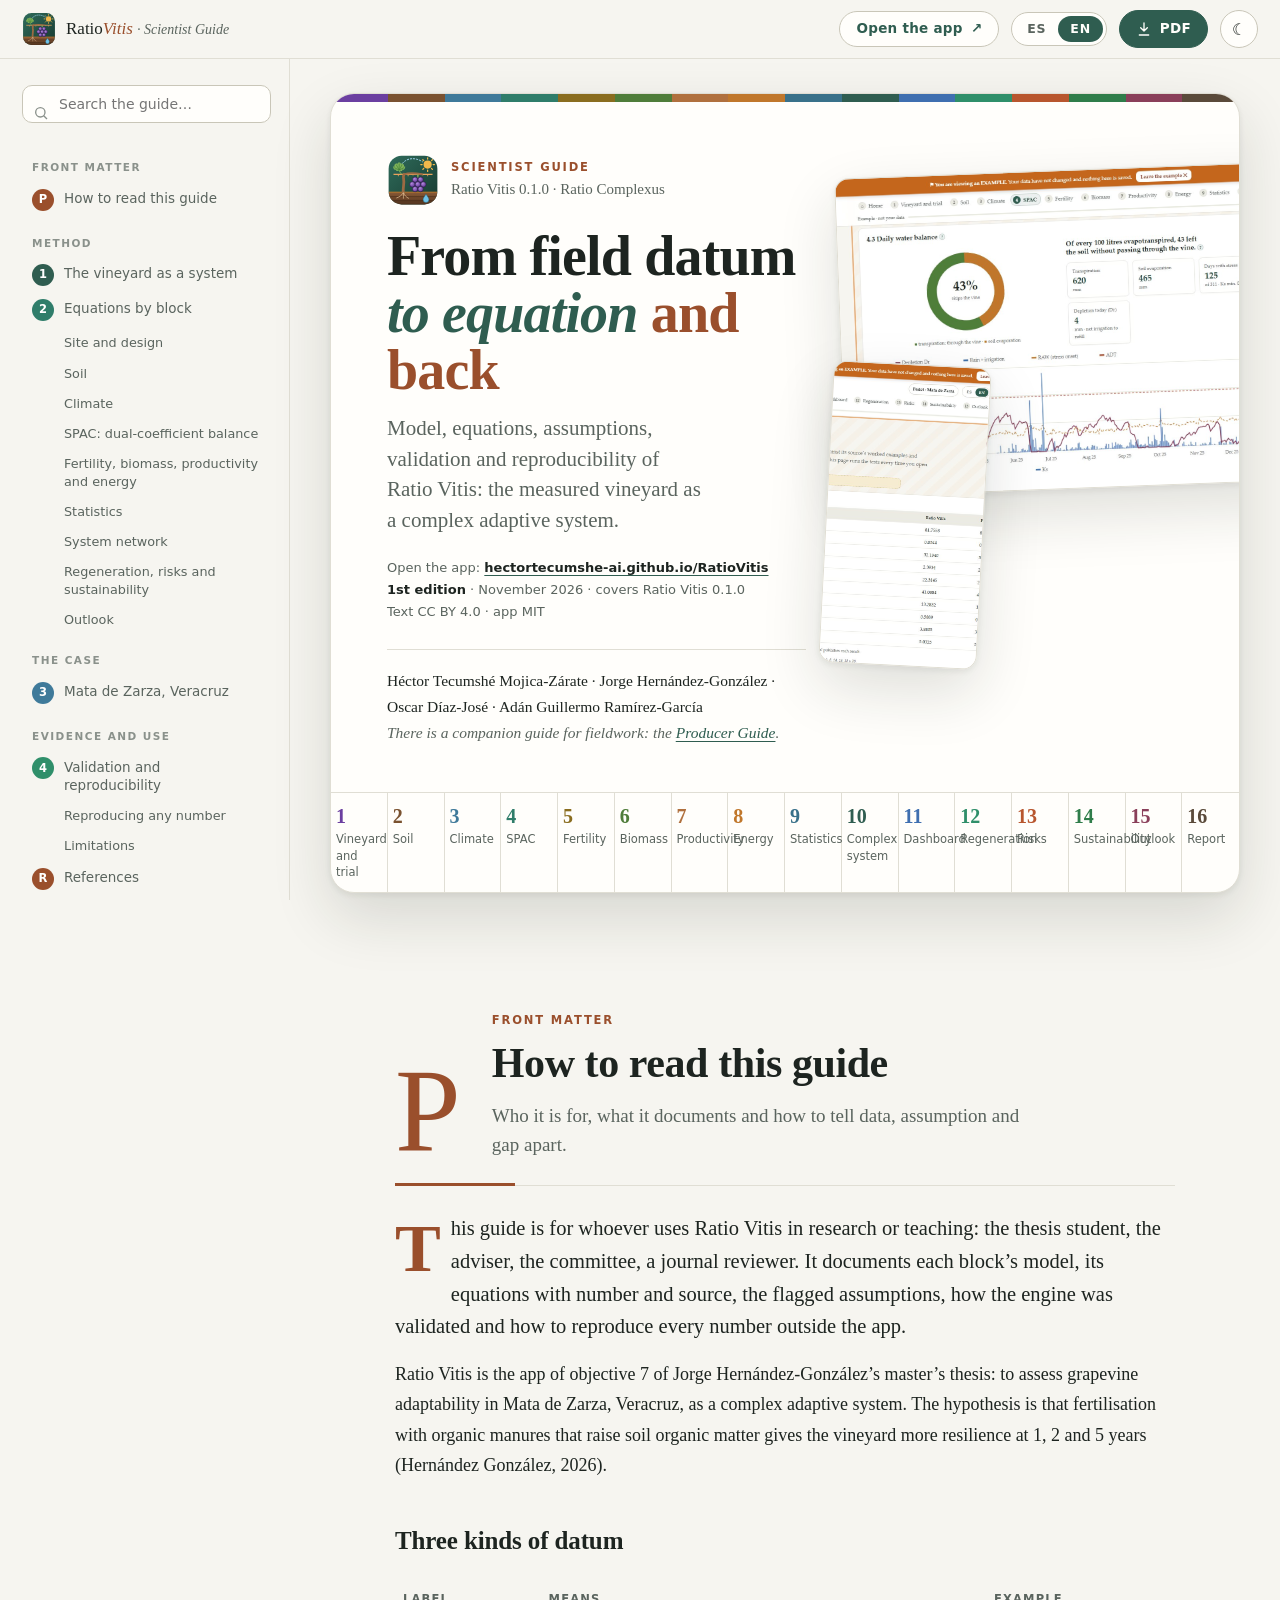
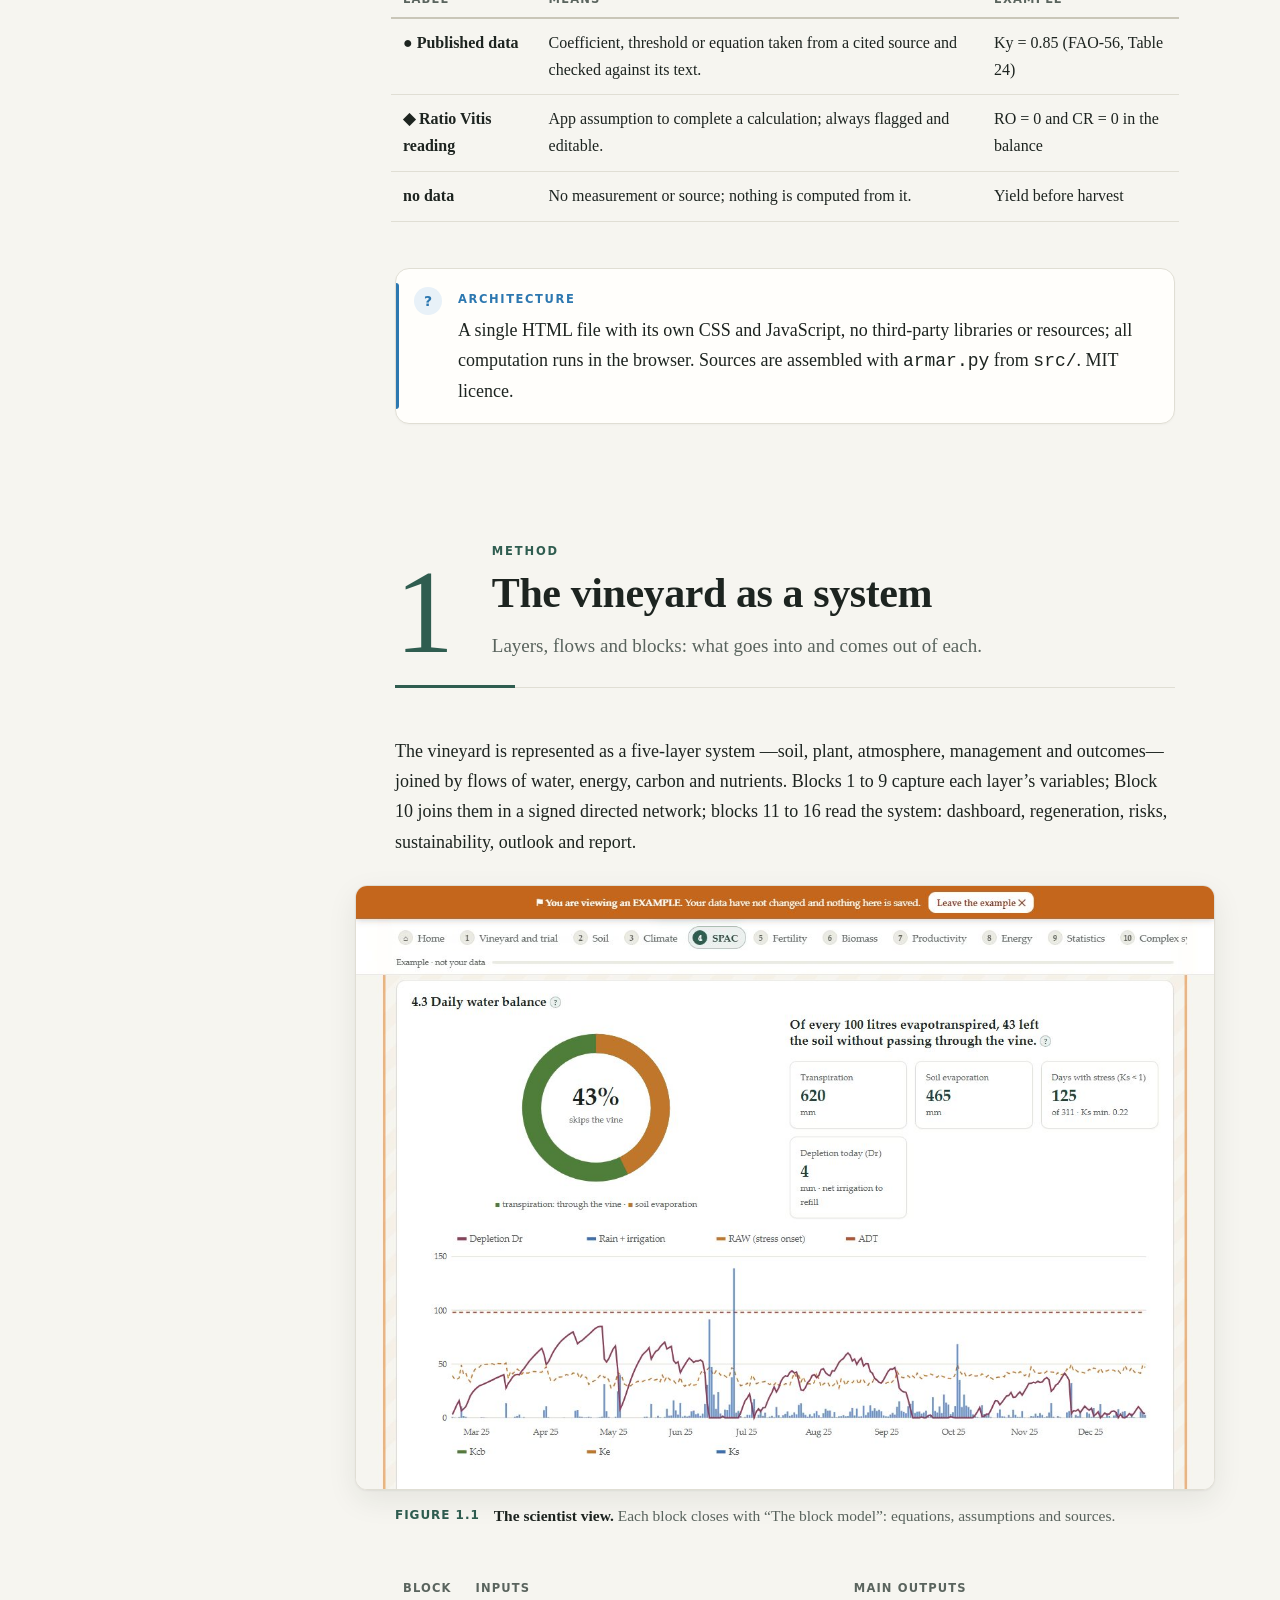
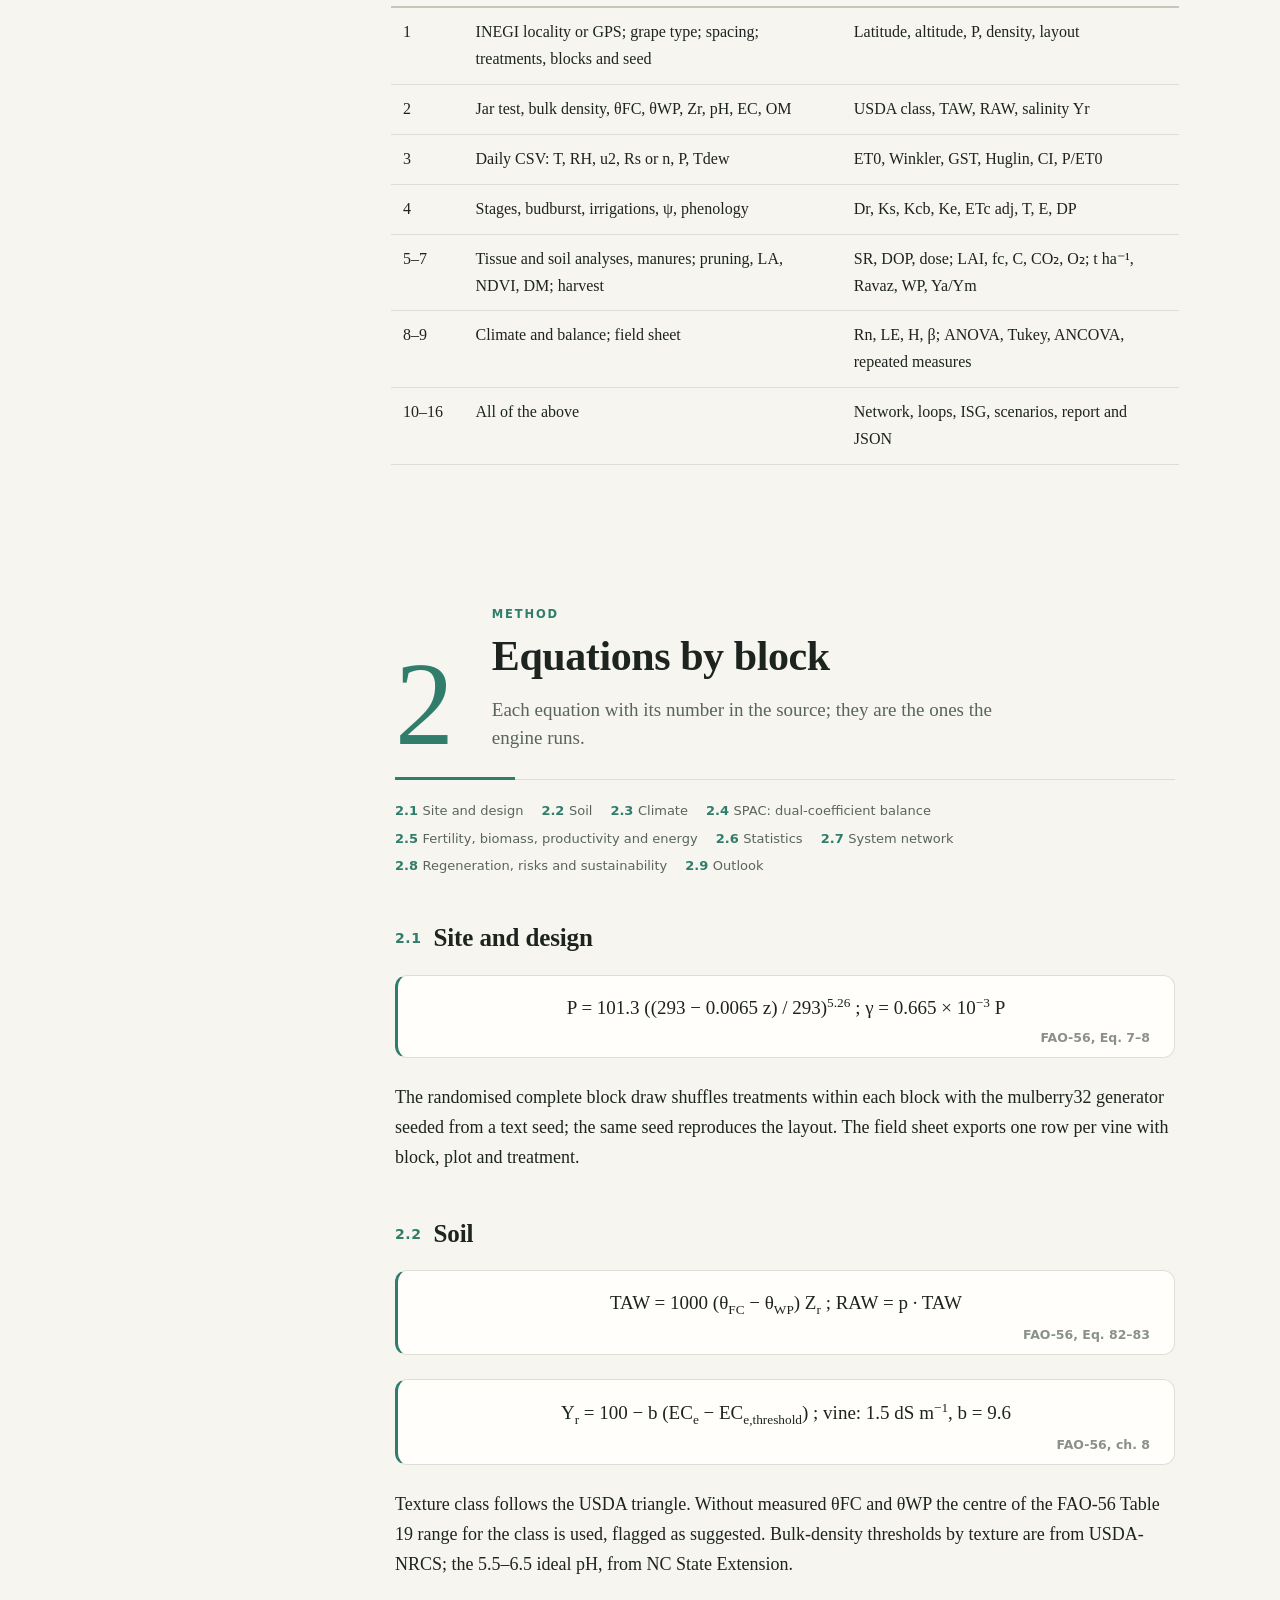
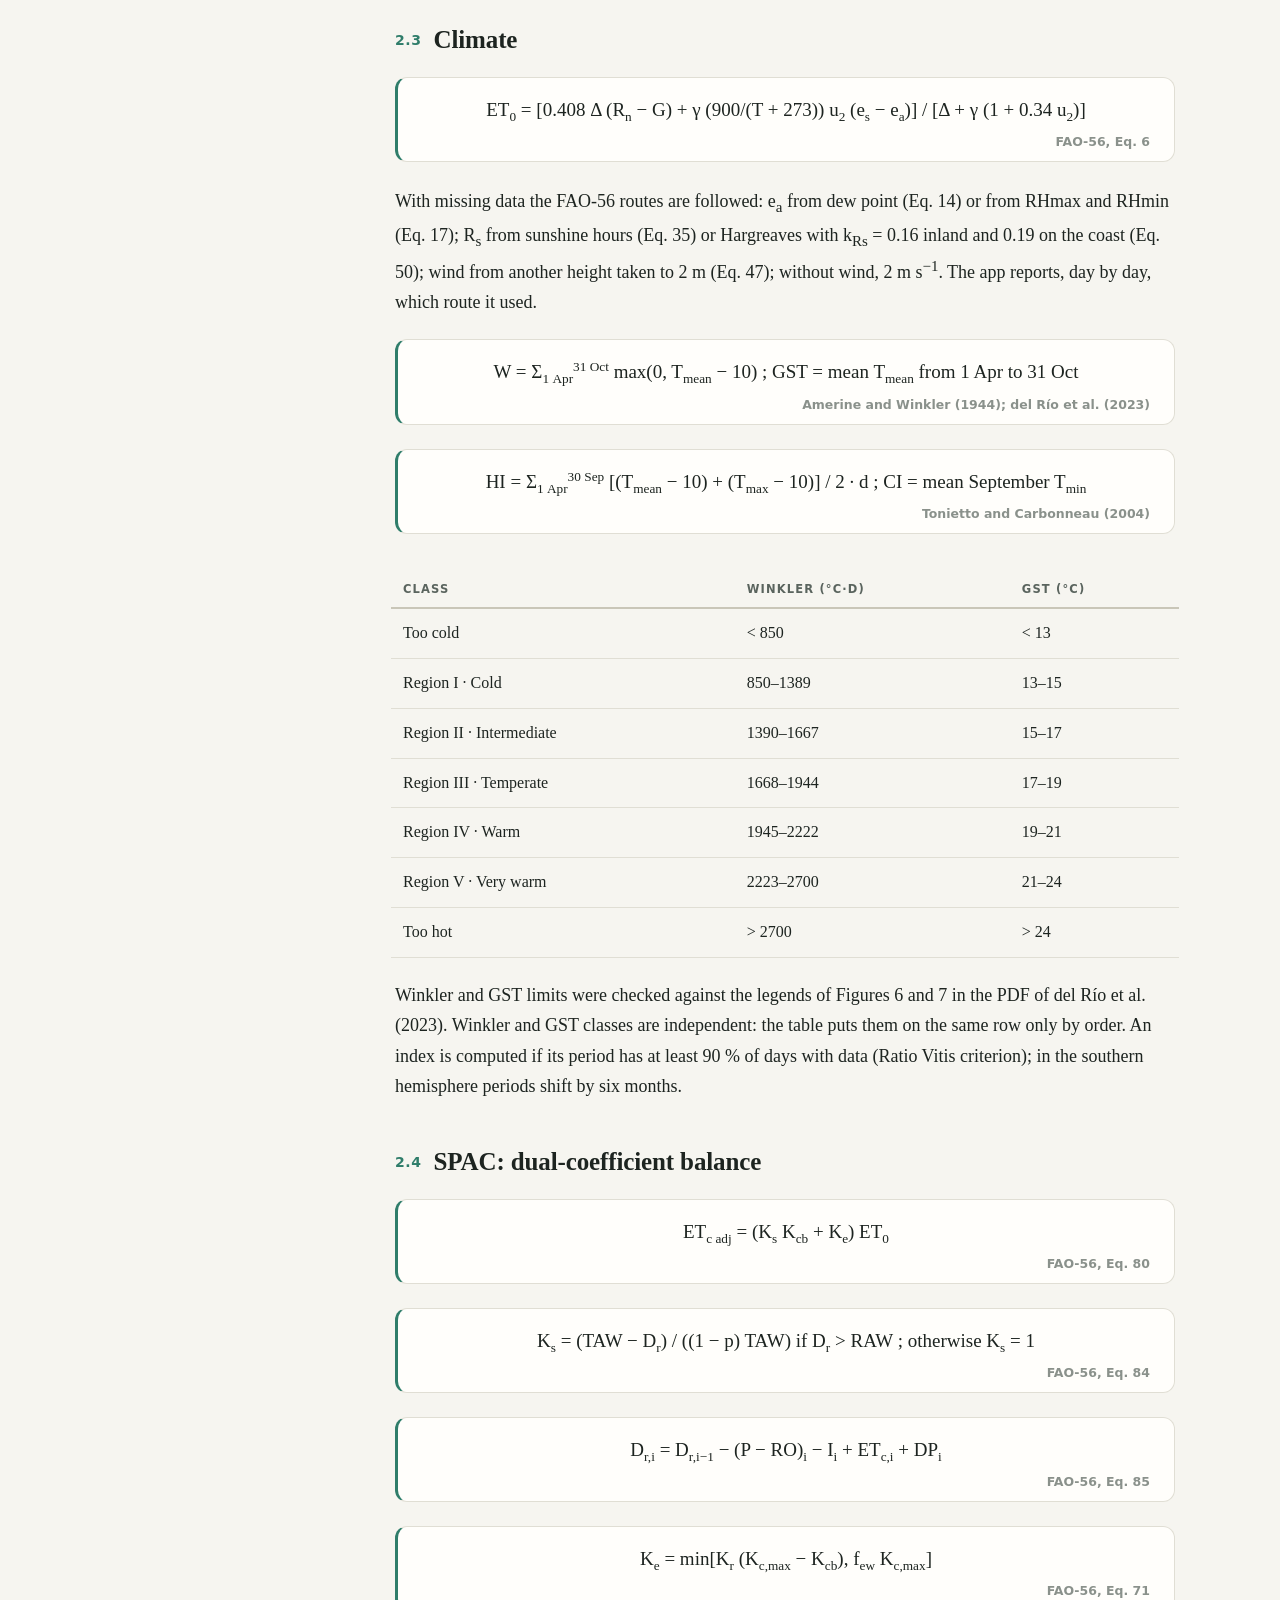
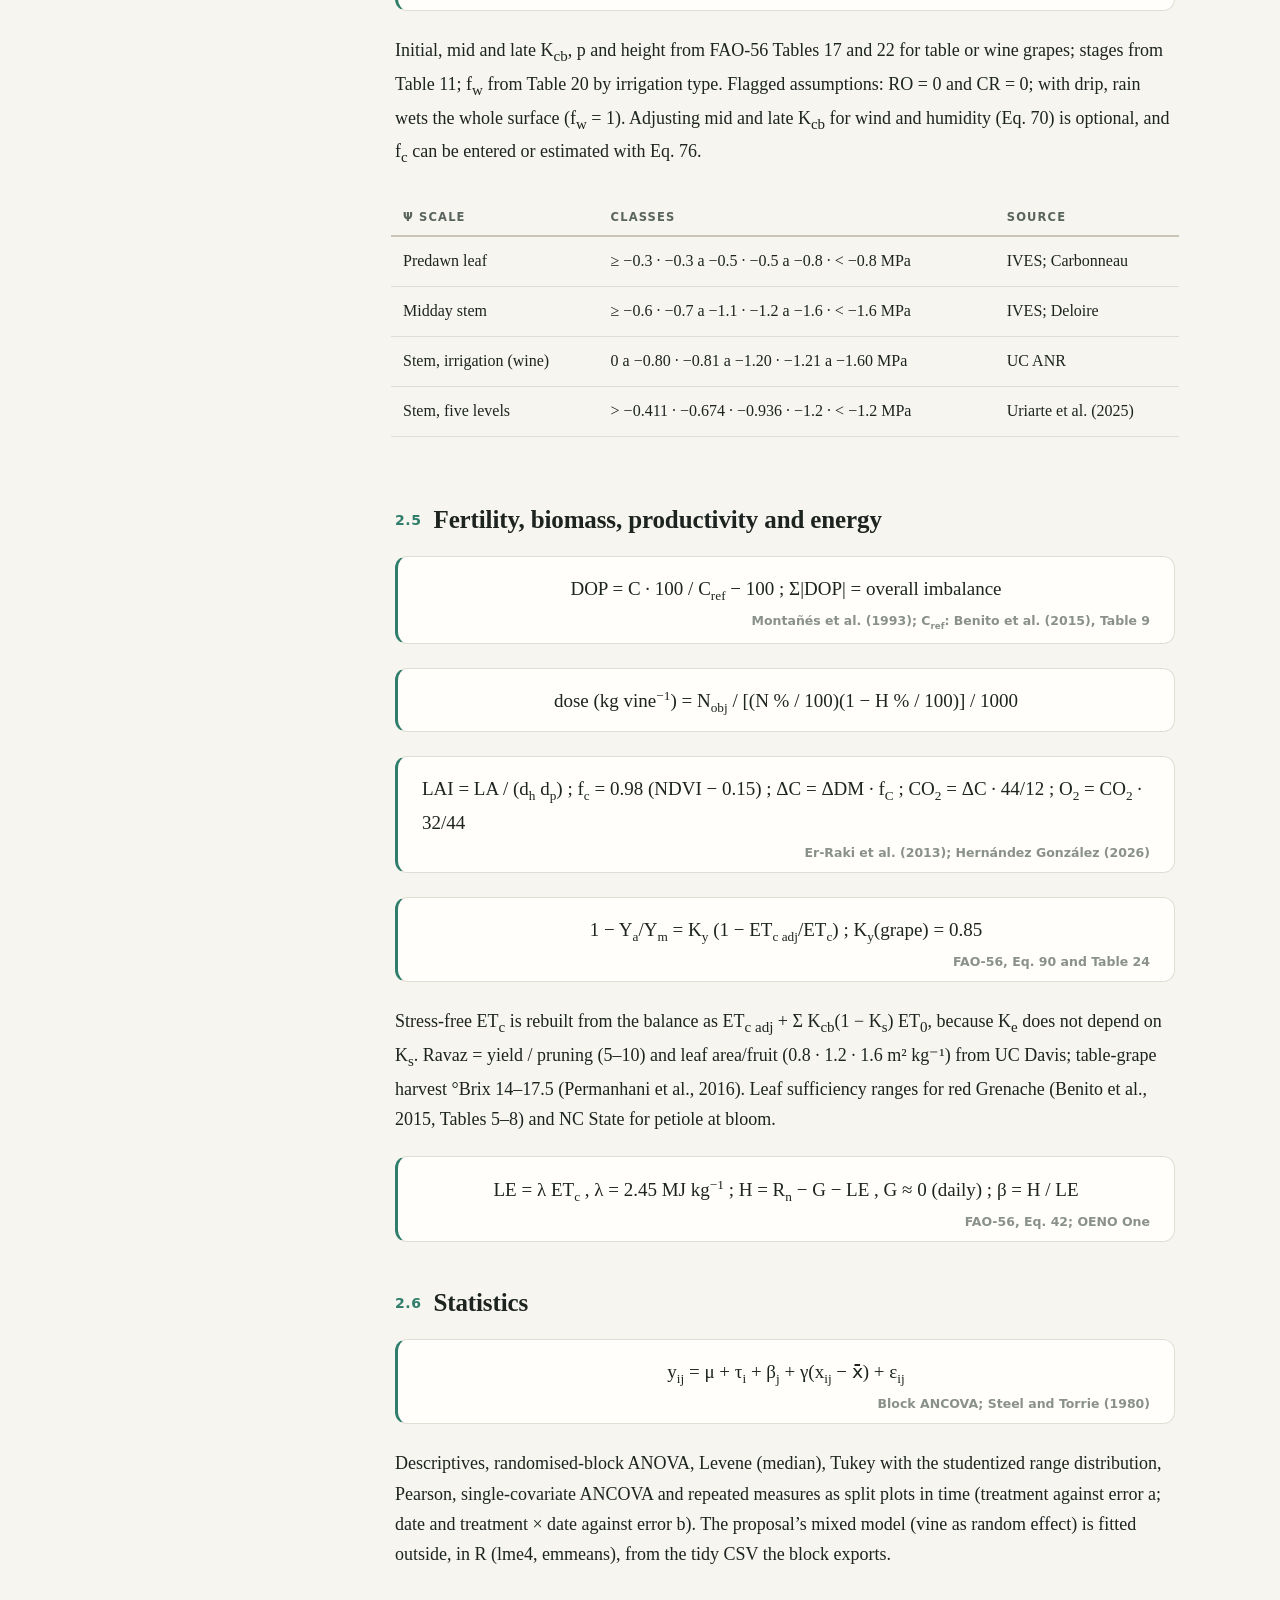
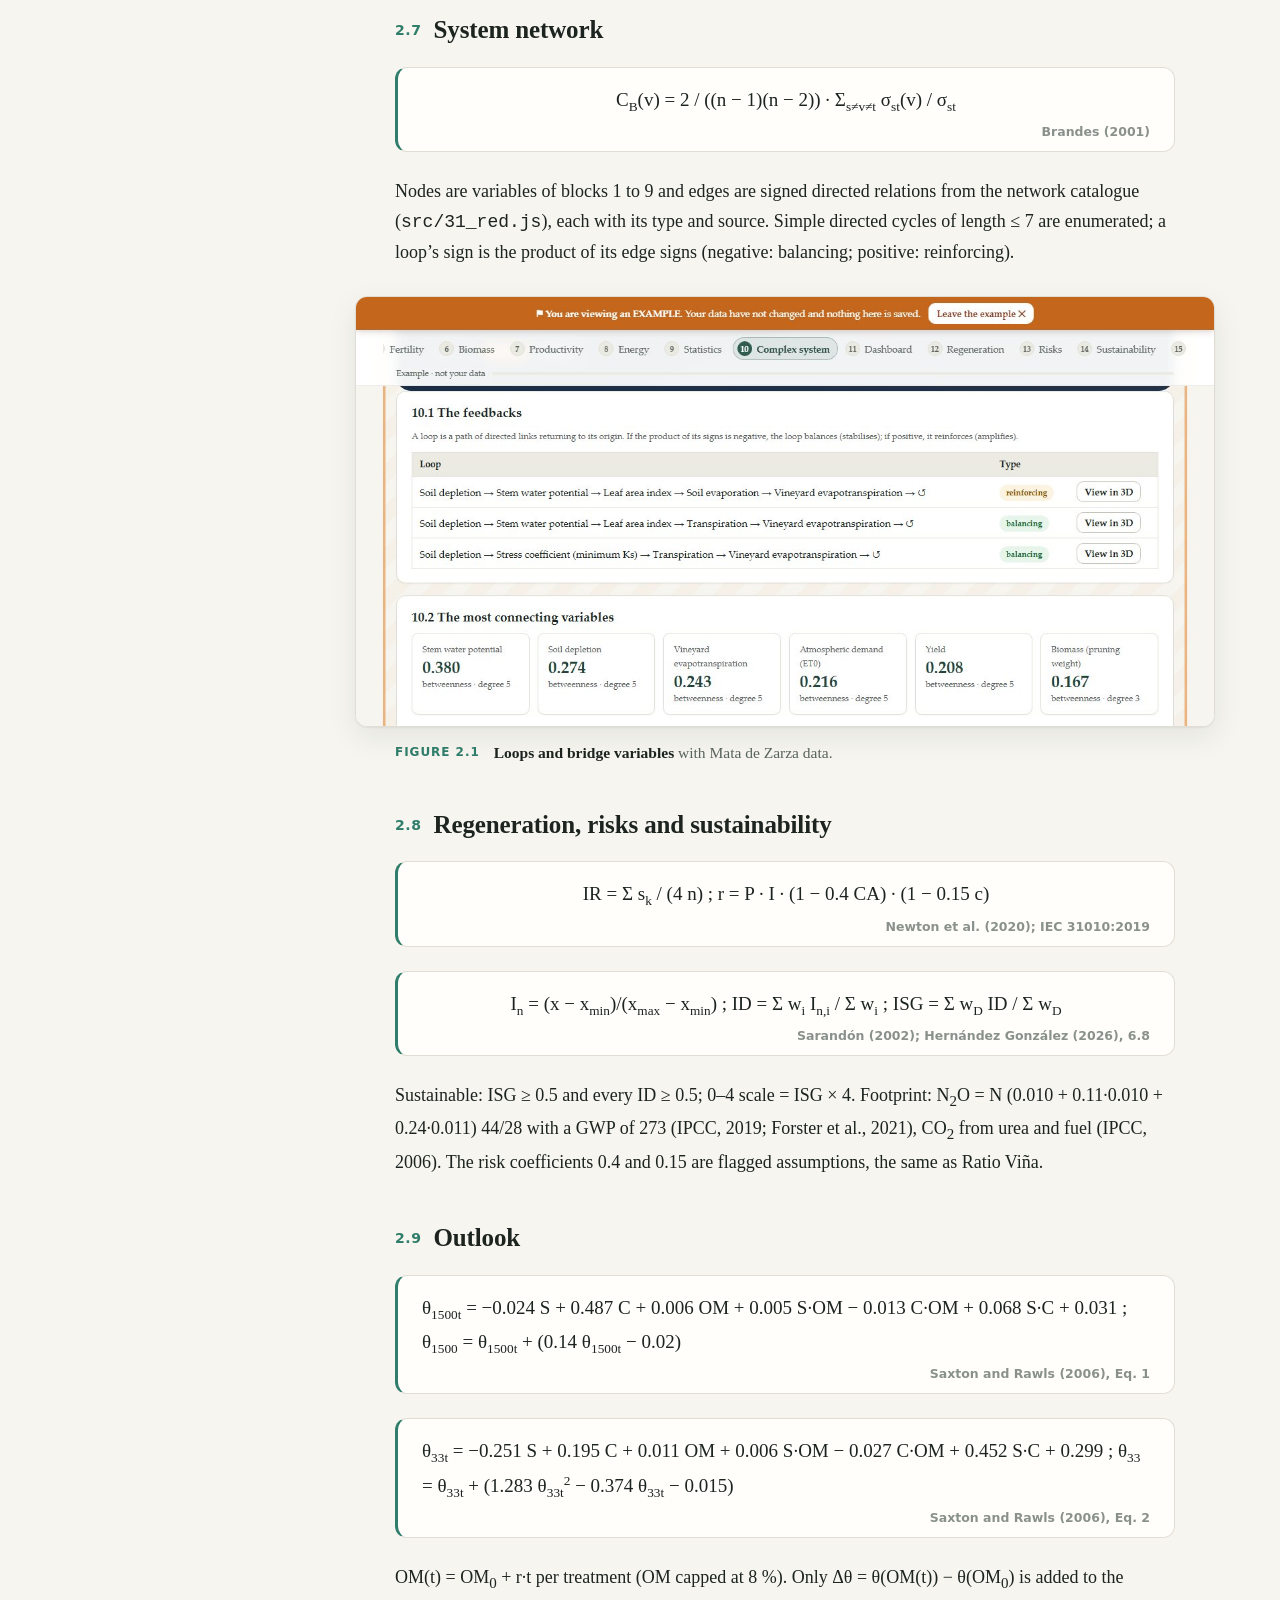
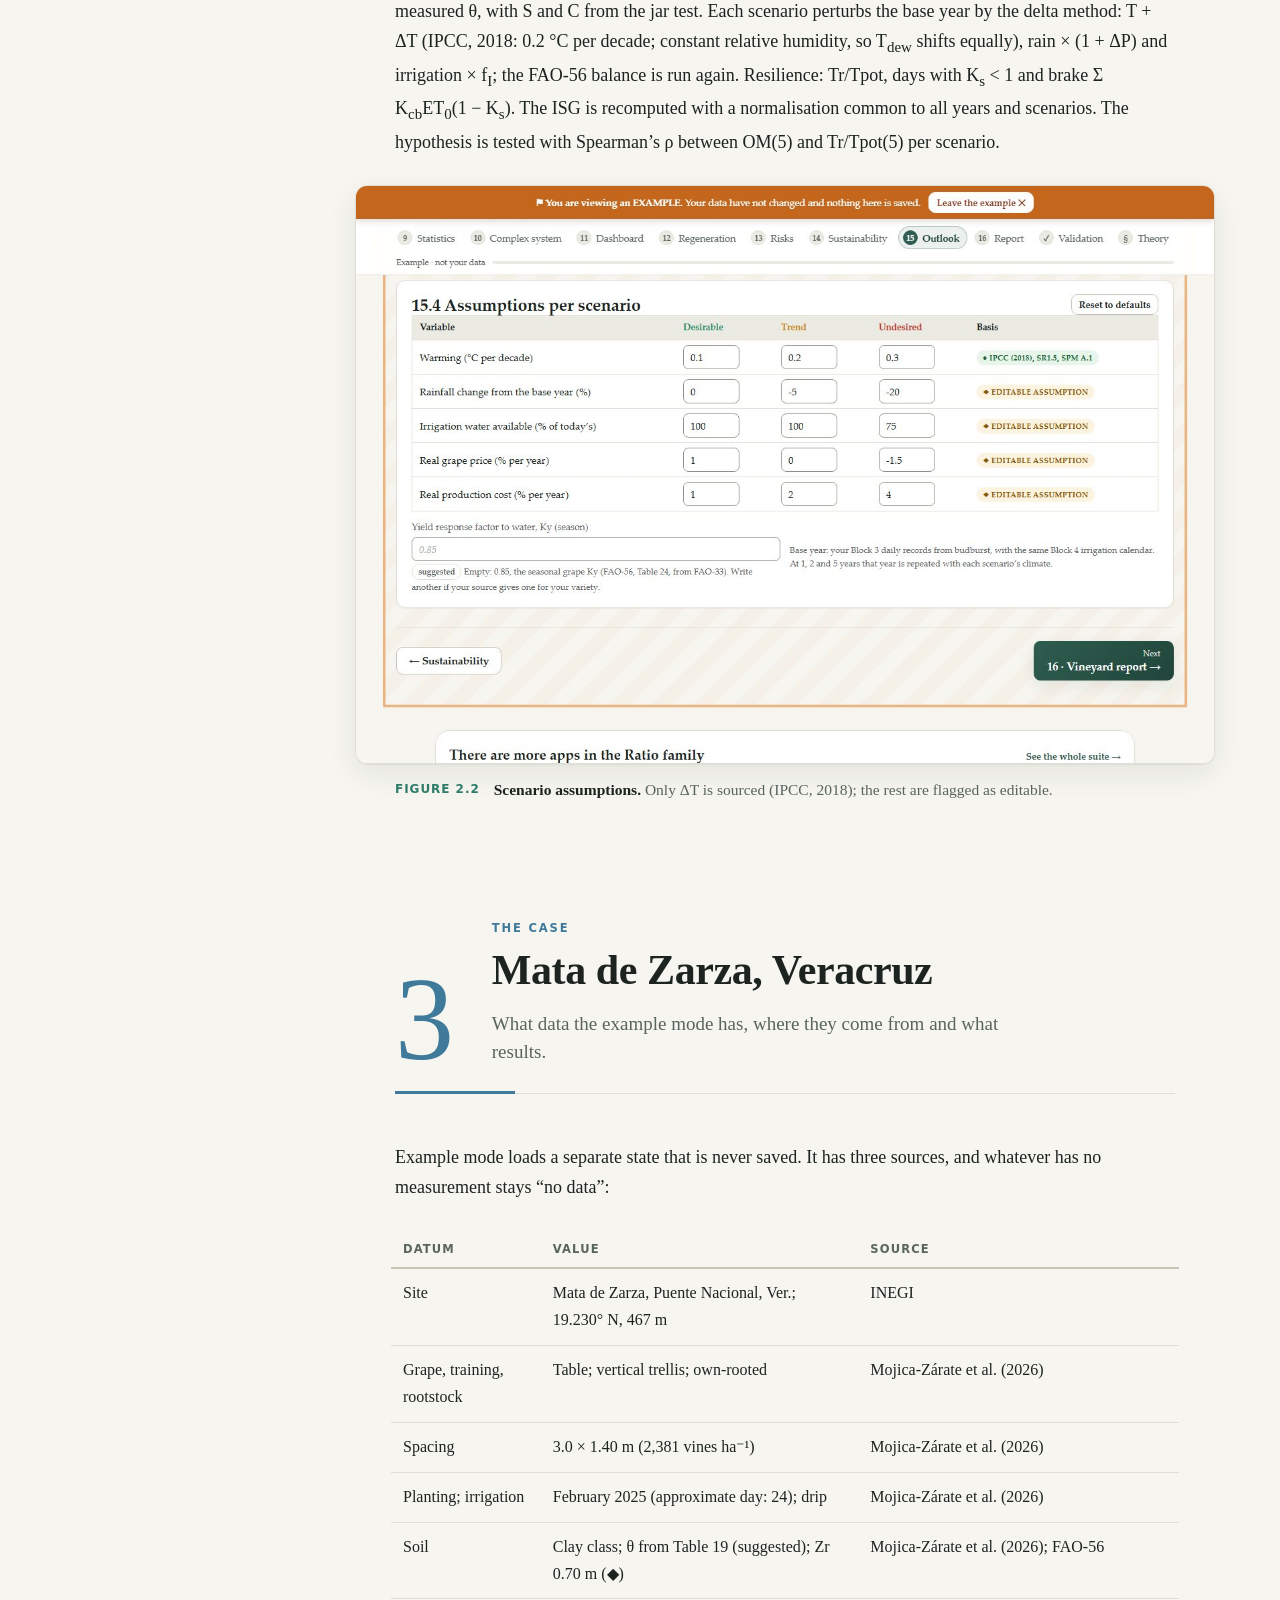
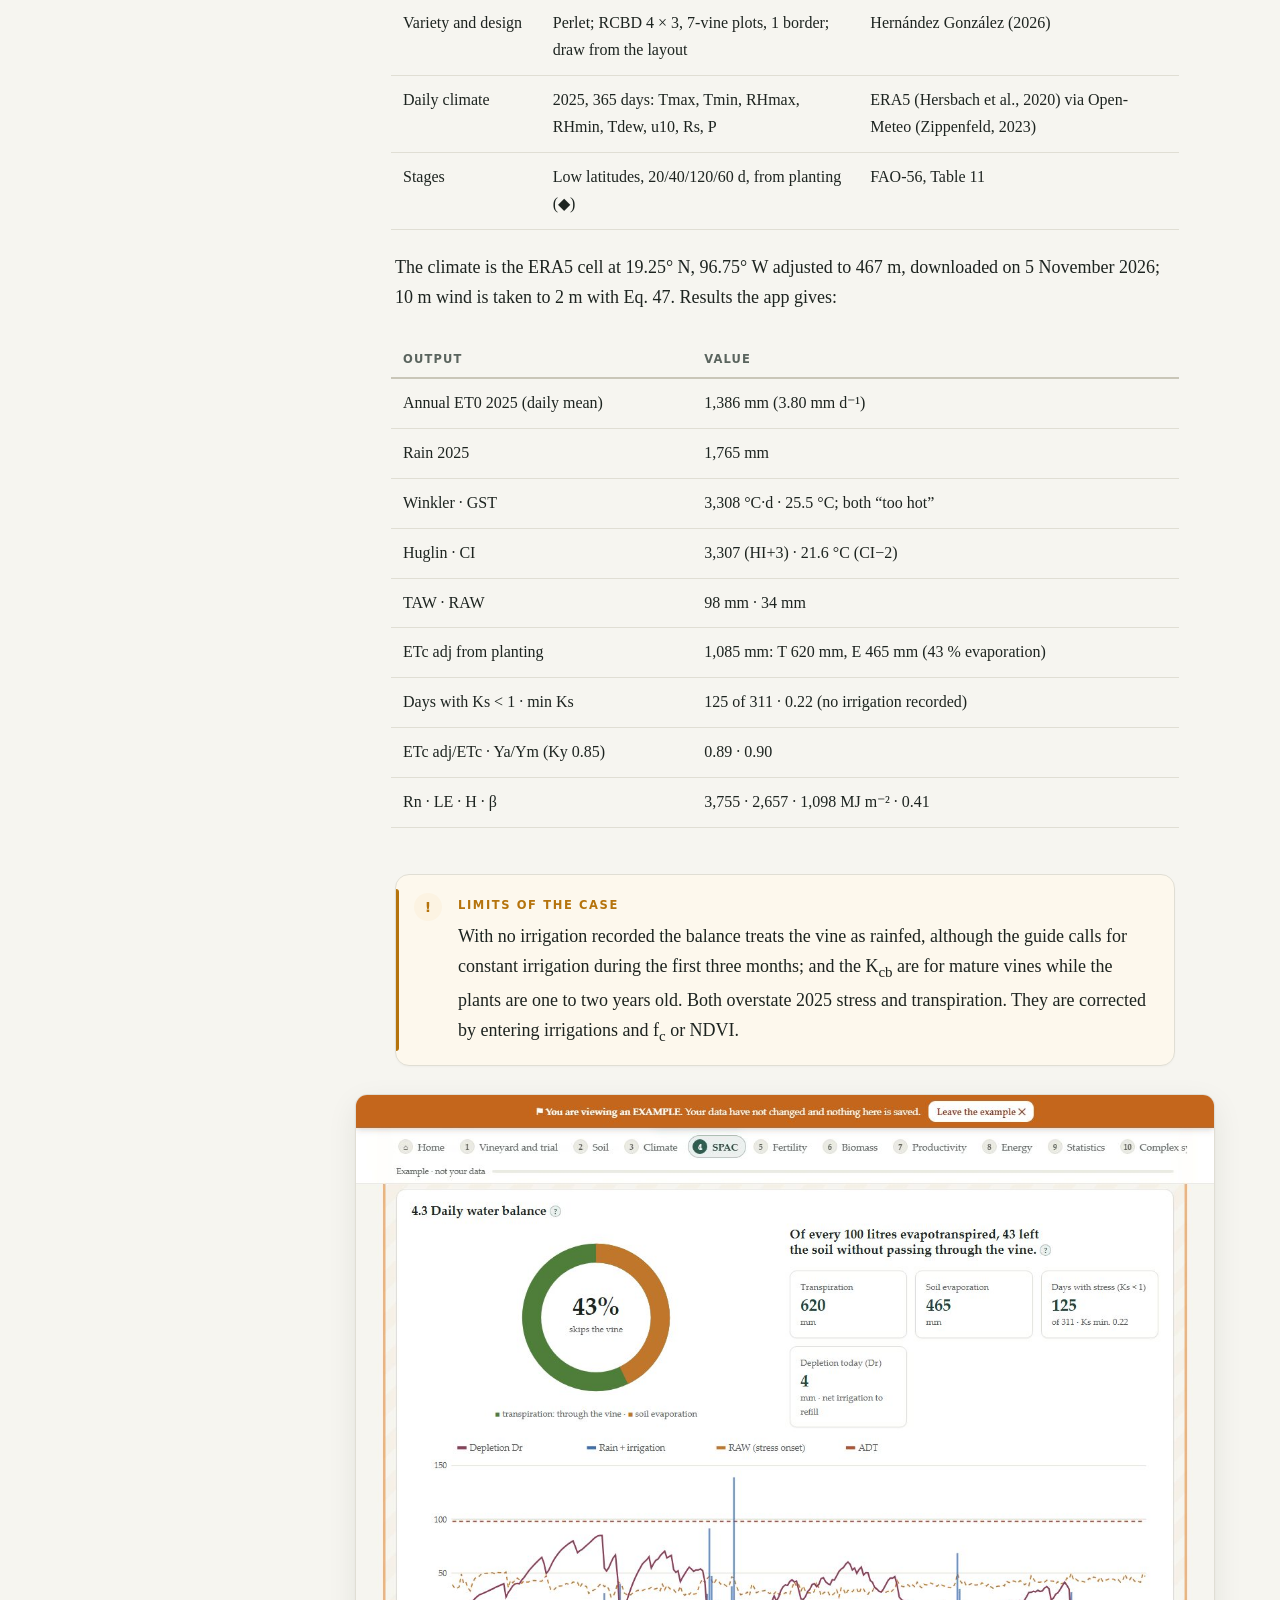
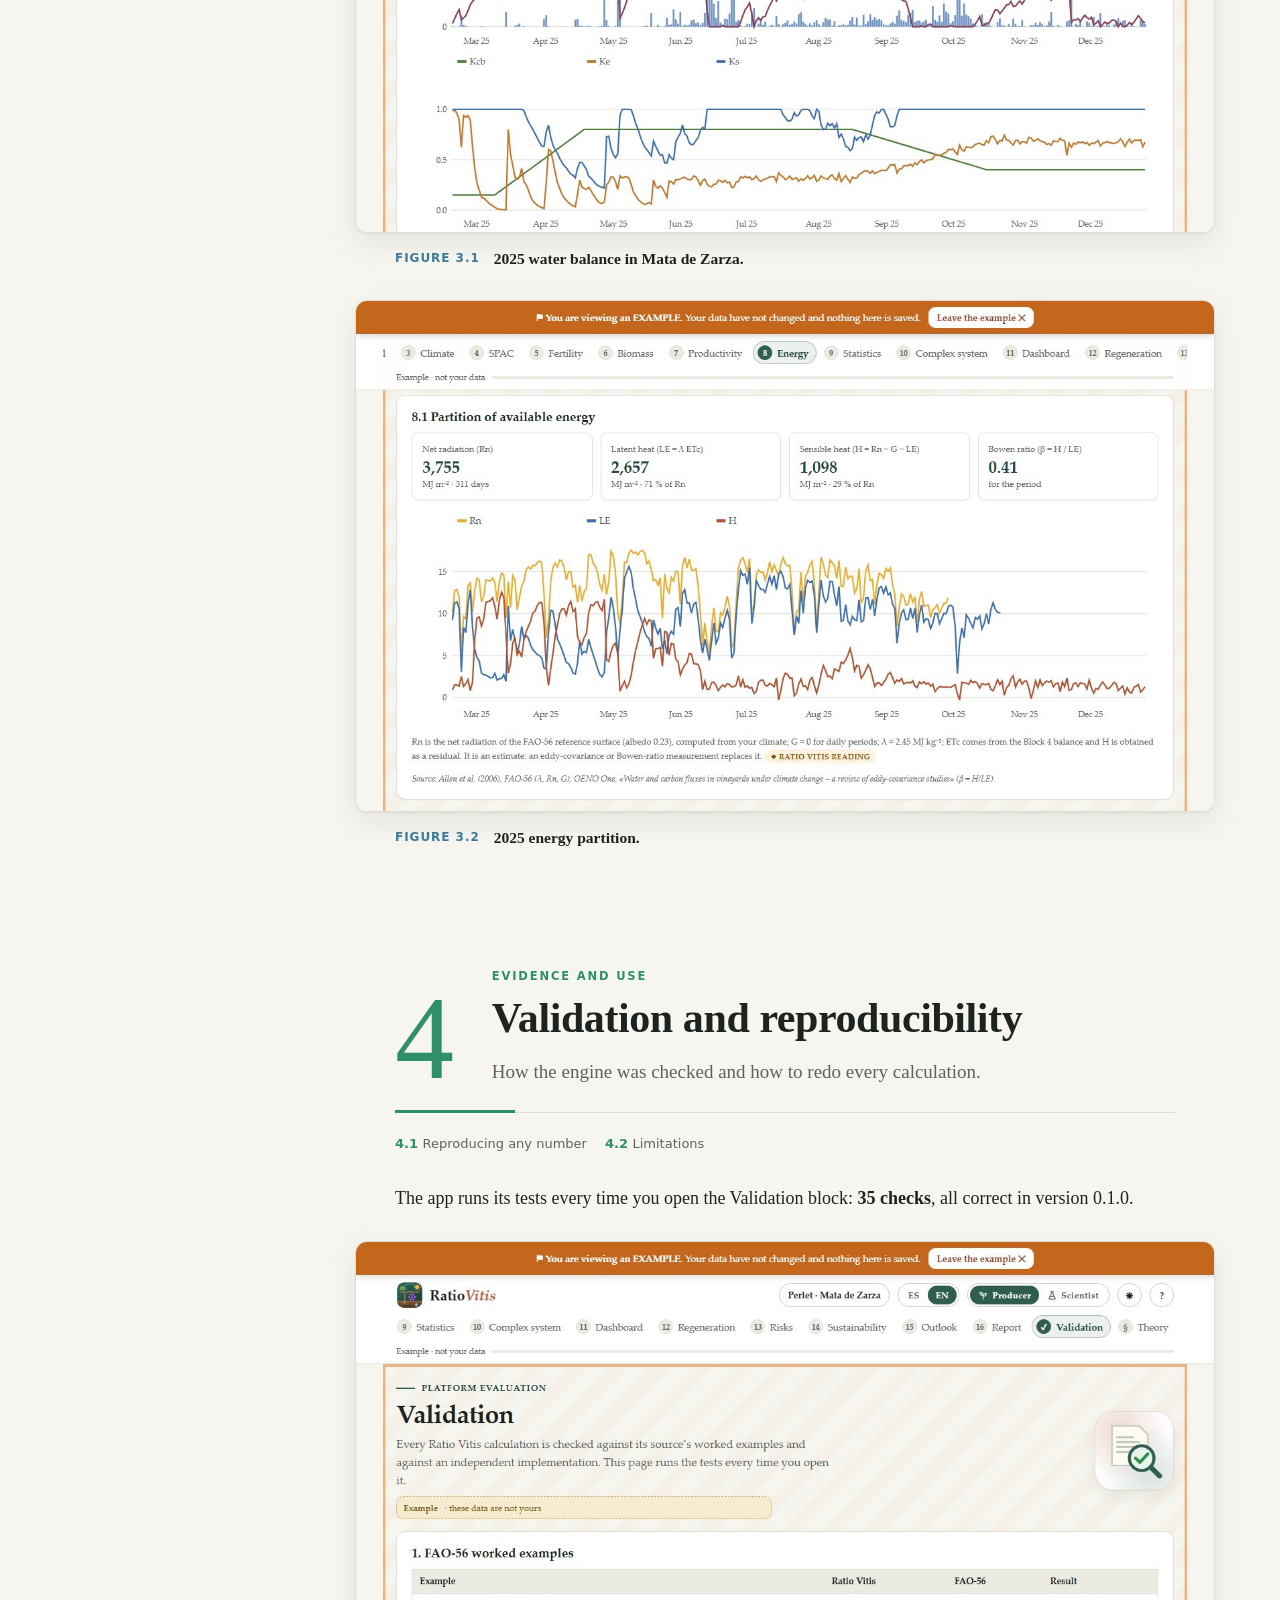
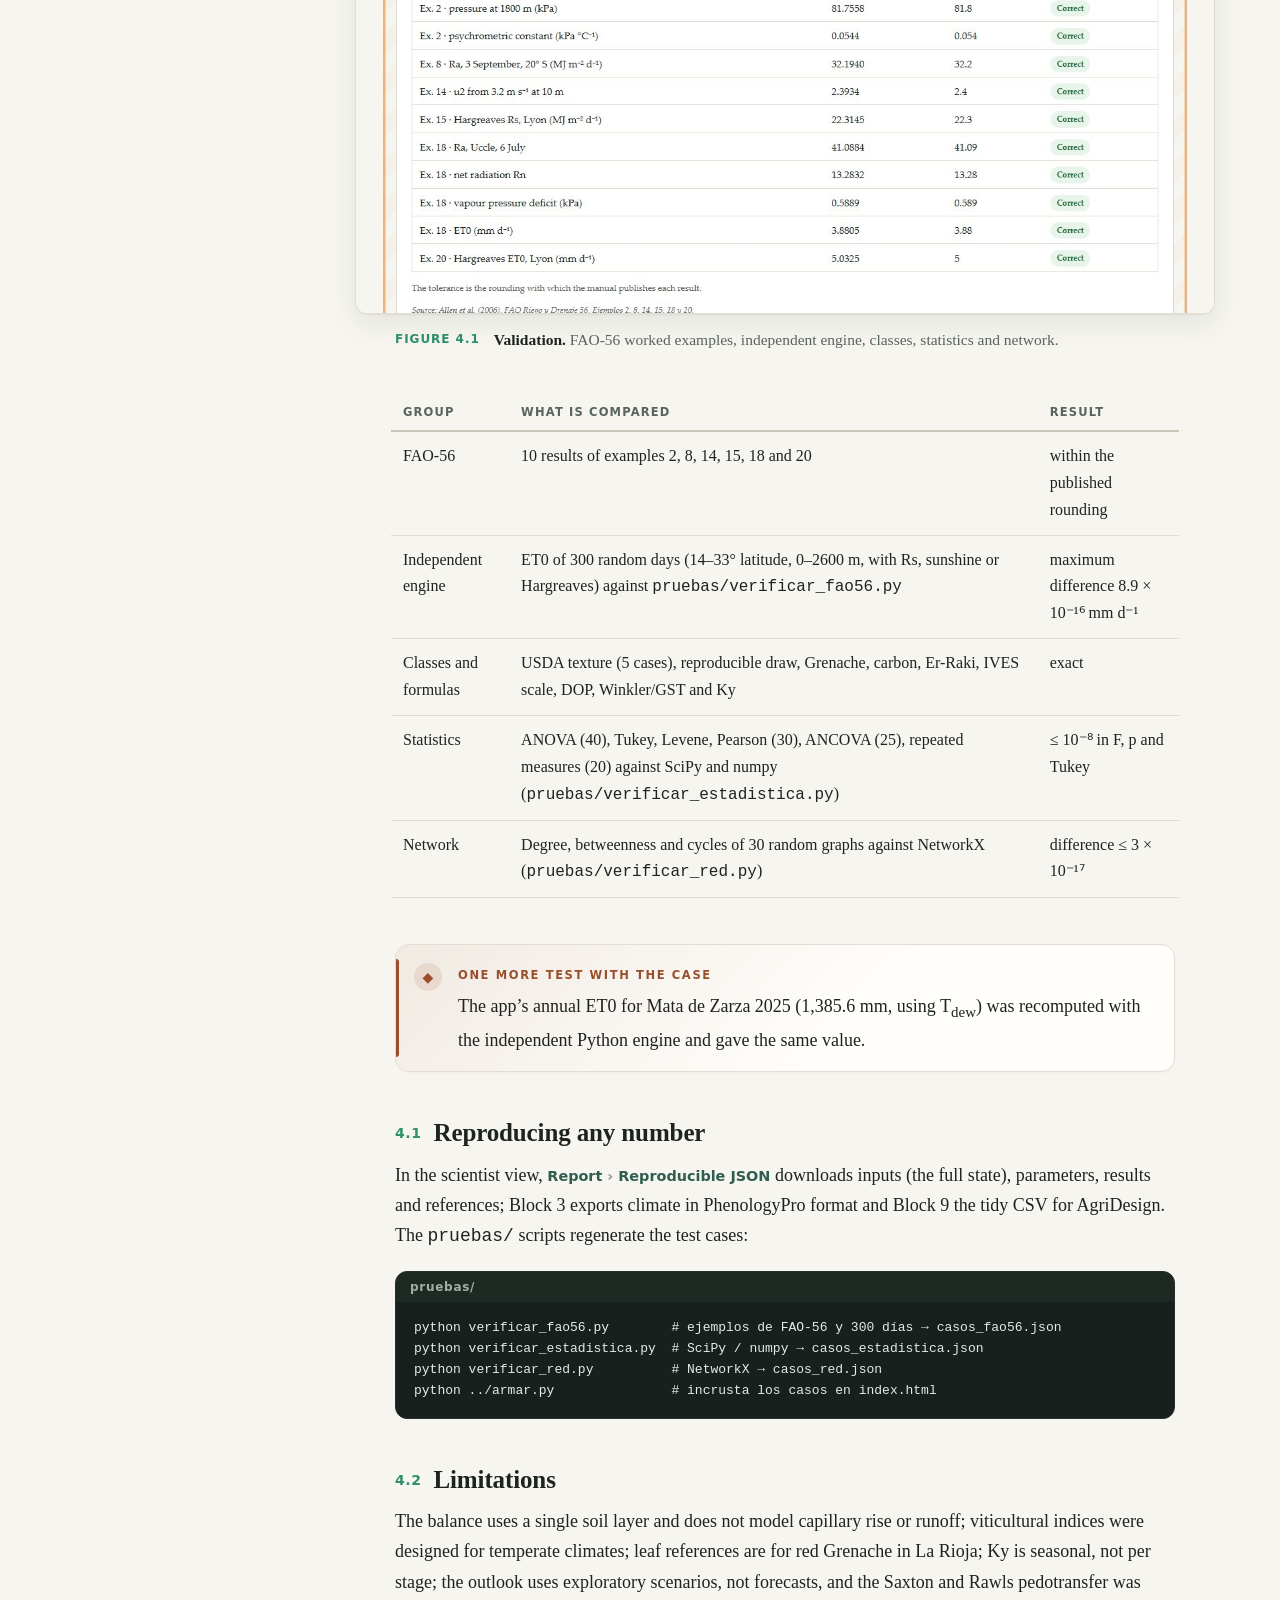
<file: instructivo-cientifico.html>
<!doctype html>
<html lang="es" data-lang="es">
<head>
<meta charset="utf-8">
<meta name="viewport" content="width=device-width, initial-scale=1">
<title>Ratio Vitis · Instructivo del Científico</title>
<meta name="description" content="Instructivo del Científico de Ratio Vitis: modelo, ecuaciones, validación y reproducibilidad. · Ratio Vitis Scientist Guide.">
<link rel="icon" href="logo.svg" type="image/svg+xml">
<style>

/* =====================================================================
   Ratio Vitis · Instructivos
   Misma familia visual que la app: serif clásica, verde pino y cobre.
   ===================================================================== */
:root{
  color-scheme: light;
  --bg:#f6f5f0; --paper:#fffefb; --soft:#efede5; --text:#1d2420; --muted:#5a645e; --faint:#8a918b;
  --line:#e0ded4; --line2:#c9c6b8;
  --pri:#2f5d50; --pri-d:#21453b; --pri-s:rgba(47,93,80,.09);
  --acc:#9a4f2c; --acc-d:#7a3a1c; --acc-s:rgba(154,79,44,.12);
  --ok:#2f8f4a; --ok-s:#e9f5ec; --warn:#b5730c; --warn-s:#fcf3e2; --bad:#b8382e; --bad-s:#fbeae8; --info:#2d78b0; --info-s:#e8f1f8;
  --b1:#6b3fa0; --b2:#7a5230; --b3:#3f7a9a; --b4:#2f7d6a; --b5:#8a6d1f; --b6:#4f7d3a; --b7:#b0703e; --b8:#c0772b; --b9:#39718a; --b10:#2f5d50; --b11:#3f6fb0; --b12:#2f8f6a; --b13:#b8562e; --b14:#2f7d4a; --b15:#8a3f5a; --b16:#5a4a3a;
  --font:"Palatino Linotype",Palatino,"Book Antiqua","URW Palladio L",P052,"TeX Gyre Pagella",Georgia,serif;
  --sans:"Segoe UI",system-ui,-apple-system,"Helvetica Neue",Arial,sans-serif;
  --shadow:0 1px 2px rgba(30,36,24,.06),0 10px 30px rgba(30,36,24,.08);
  --shadow-lg:0 2px 6px rgba(30,36,24,.08),0 24px 60px rgba(30,36,24,.14);
  --r:14px; --side:290px; --col:780px;
}
@media (prefers-color-scheme: dark){
  :root:not([data-theme="light"]){
    color-scheme: dark;
    --bg:#121614; --paper:#191e1b; --soft:#202622; --text:#e7ebe5; --muted:#a9b2ab; --faint:#7c857e;
    --line:#2c342f; --line2:#3b453f;
    --pri:#8fc2ad; --pri-d:#b5dccb; --pri-s:rgba(143,194,173,.12);
    --acc:#e2a15c; --acc-d:#f0c08a; --acc-s:rgba(226,161,92,.14);
    --ok:#6cc488; --ok-s:rgba(108,196,136,.12); --warn:#e7b052; --warn-s:rgba(231,176,82,.12); --bad:#ee8a7f; --bad-s:rgba(238,138,127,.12); --info:#78b8e4; --info-s:rgba(120,184,228,.12);
    --b1:#c4a6ea; --b2:#d8b08c; --b3:#8fc8e6; --b4:#86d1bf; --b5:#e0c06e; --b6:#a9cf7e; --b7:#e0a878; --b8:#e2a15c; --b9:#86c3dc; --b10:#8fc2ad; --b11:#9dbbe8; --b12:#86d1a2; --b13:#ec9a72; --b14:#86d1a2; --b15:#e08aa8; --b16:#c9b6a3;
    --shadow:0 1px 2px rgba(0,0,0,.4),0 10px 30px rgba(0,0,0,.35); --shadow-lg:0 2px 6px rgba(0,0,0,.45),0 24px 60px rgba(0,0,0,.5);
  }
}
:root[data-theme="dark"]{
  color-scheme: dark;
  --bg:#121614; --paper:#191e1b; --soft:#202622; --text:#e7ebe5; --muted:#a9b2ab; --faint:#7c857e;
  --line:#2c342f; --line2:#3b453f;
  --pri:#8fc2ad; --pri-d:#b5dccb; --pri-s:rgba(143,194,173,.12);
  --acc:#e2a15c; --acc-d:#f0c08a; --acc-s:rgba(226,161,92,.14);
  --ok:#6cc488; --ok-s:rgba(108,196,136,.12); --warn:#e7b052; --warn-s:rgba(231,176,82,.12); --bad:#ee8a7f; --bad-s:rgba(238,138,127,.12); --info:#78b8e4; --info-s:rgba(120,184,228,.12);
  --b1:#c4a6ea; --b2:#d8b08c; --b3:#8fc8e6; --b4:#86d1bf; --b5:#e0c06e; --b6:#a9cf7e; --b7:#e0a878; --b8:#e2a15c; --b9:#86c3dc; --b10:#8fc2ad; --b11:#9dbbe8; --b12:#86d1a2; --b13:#ec9a72; --b14:#86d1a2; --b15:#e08aa8; --b16:#c9b6a3;
  --shadow:0 1px 2px rgba(0,0,0,.4),0 10px 30px rgba(0,0,0,.35); --shadow-lg:0 2px 6px rgba(0,0,0,.45),0 24px 60px rgba(0,0,0,.5);
}

/* ---------- idioma: solo se ve el activo ---------- */
html[data-lang="es"] [lang="en"]:not(html), html[data-lang="en"] [lang="es"]:not(html){display:none!important}

*{box-sizing:border-box}
html,body{overflow-x:clip}
html{scroll-behavior:smooth;scroll-padding-top:84px}
body{margin:0;background:var(--bg);color:var(--text);font-family:var(--font);font-size:18px;line-height:1.68;
  -webkit-font-smoothing:antialiased;text-rendering:optimizeLegibility;font-variant-numeric:lining-nums proportional-nums}
img{max-width:100%;display:block}
a{color:var(--pri);text-decoration-thickness:1px;text-underline-offset:3px}
b,strong{font-weight:700}
h1,h2,h3,h4{font-weight:700;line-height:1.18;color:var(--text);font-variant-numeric:lining-nums}
table,.num,.kpi b,figure figcaption .fn{font-variant-numeric:lining-nums tabular-nums}
.sc{font-variant:small-caps;letter-spacing:.06em}
.eyebrow{font-family:var(--sans);font-size:11.5px;font-weight:700;letter-spacing:.16em;text-transform:uppercase;color:var(--acc)}

/* ---------- barra superior ---------- */
.top{position:sticky;top:0;z-index:50;display:flex;align-items:center;gap:12px;padding:10px 22px;
  background:color-mix(in srgb,var(--bg) 86%,transparent);backdrop-filter:saturate(1.4) blur(12px);-webkit-backdrop-filter:saturate(1.4) blur(12px);border-bottom:1px solid var(--line)}
.top .brand{display:flex;align-items:center;gap:10px;text-decoration:none;color:var(--text);min-width:0}
.top .brand img{width:34px;height:34px;border-radius:9px;flex:none}
.top .brand span{font-size:17px;white-space:nowrap;overflow:hidden;text-overflow:ellipsis}
.top .brand i{color:var(--acc)}
.top .brand small{color:var(--muted);font-style:italic;font-size:14px}
.top .sp{flex:1}
.seg{display:inline-flex;border:1px solid var(--line2);border-radius:999px;padding:3px;background:var(--paper)}
.seg button{border:0;background:none;font:700 12.5px/1 var(--sans);letter-spacing:.06em;color:var(--muted);padding:7px 12px;border-radius:999px;cursor:pointer}
.seg button.on{background:var(--pri);color:var(--paper)}
:root[data-theme="dark"] .seg button.on{color:#10221b}
.ib{display:inline-grid;place-items:center;width:38px;height:38px;border-radius:50%;border:1px solid var(--line2);background:var(--paper);color:var(--text);cursor:pointer;font-size:16px;text-decoration:none}
.btn{display:inline-flex;align-items:center;gap:8px;border:1px solid var(--pri);background:var(--pri);color:var(--paper);font:700 13.5px/1 var(--sans);letter-spacing:.02em;padding:10px 16px;border-radius:999px;cursor:pointer;text-decoration:none}
.btn.ghost{background:var(--paper);color:var(--pri);border-color:var(--line2)}
.btn svg{width:16px;height:16px}
#leido{position:absolute;left:0;bottom:-1px;height:2px;width:0;background:linear-gradient(90deg,var(--pri),var(--acc))}
#menuBtn{display:none}

/* ---------- maqueta ---------- */
.layout{display:grid;grid-template-columns:var(--side) minmax(0,1fr);max-width:1320px;margin:0 auto}
aside.toc{position:sticky;top:59px;align-self:start;height:calc(100vh - 59px);overflow:auto;padding:26px 18px 40px 22px;border-right:1px solid var(--line);font-family:var(--sans);font-size:13.5px}
.search{position:relative;margin-bottom:18px}
.search input{width:100%;padding:10px 12px 10px 36px;border:1px solid var(--line2);border-radius:10px;background:var(--paper);color:var(--text);font:14px var(--sans)}
.search svg{position:absolute;left:11px;top:50%;width:16px;height:16px;transform:translateY(-50%);color:var(--faint)}
.search .hits{font-size:12px;color:var(--muted);margin:6px 2px 0;min-height:1em}
.toc ol{list-style:none;margin:0;padding:0}
.toc li{margin:1px 0}
.toc a{display:flex;gap:10px;align-items:baseline;padding:6px 10px;border-radius:8px;color:var(--muted);text-decoration:none;line-height:1.35}
.toc a:hover{background:var(--soft);color:var(--text)}
.toc a.act{background:var(--pri-s);color:var(--text);font-weight:600}
.toc .n{flex:none;display:inline-grid;place-items:center;width:22px;height:22px;border-radius:50%;font-size:11.5px;font-weight:700;color:#fff;background:var(--c,var(--faint))}
:root[data-theme="dark"] .toc .n{color:#111}
.toc .sub a{padding-left:42px;font-size:12.8px}
.toc .sub a.act{font-weight:600}
.toc .grp{margin:18px 10px 6px;font-size:10.5px;font-weight:700;letter-spacing:.14em;text-transform:uppercase;color:var(--faint)}
.toc li.hide{display:none}

main{min-width:0;padding:0 40px 120px}
.doc{max-width:var(--col);margin:0 auto}

/* ---------- portada ---------- */
.cover{position:relative;margin:34px auto 30px;max-width:1040px;border-radius:24px;overflow:hidden;background:var(--paper);box-shadow:var(--shadow-lg);border:1px solid var(--line)}
.cover .band{display:flex;height:8px}.cover .band i{flex:1}
.cover .in{display:grid;grid-template-columns:1.1fr .9fr;gap:34px;padding:52px 56px 46px}
.cover .kick{display:flex;align-items:center;gap:12px;margin-bottom:22px}
.cover .kick img{width:52px;height:52px;border-radius:13px}
.cover h1{font-size:clamp(38px,4.6vw,56px);margin:0 0 6px;letter-spacing:-.015em;line-height:1.02}
.cover h1 em{font-style:italic;color:var(--pri);font-weight:600}
.cover h1 .a{color:var(--acc)}
.cover .sub{font-size:21px;color:var(--muted);margin:14px 0 22px;max-width:30ch;line-height:1.45}
.cover .meta{font-family:var(--sans);font-size:13px;color:var(--muted);line-height:1.7}
.cover .meta b{color:var(--text)}
.cover .who{margin-top:26px;padding-top:18px;border-top:1px solid var(--line);font-size:15.5px}
.cover .who span{color:var(--muted);font-style:italic}
.cover .art{position:relative;min-height:380px}
.cover .art .frame{position:absolute;right:-110px;top:16px;width:calc(100% + 110px);border-radius:14px;overflow:hidden;box-shadow:var(--shadow-lg);border:1px solid var(--line);transform:rotate(-2.2deg)}
.cover .art .frame.b{top:210px;right:auto;left:-14px;width:46%;transform:rotate(3deg)}
.cover .steps{display:grid;grid-template-columns:repeat(16,minmax(0,1fr));border-top:1px solid var(--line);font-family:var(--sans)}
.cover .steps div{padding:10px 5px 12px;border-right:1px solid var(--line);font-size:12.5px;color:var(--muted);line-height:1.3}
.cover .steps div:last-child{border-right:0}
.cover .steps b{display:block;font-size:20px;font-family:var(--font);color:var(--c);margin-bottom:2px}

/* ---------- capítulos ---------- */
.chap{position:relative;margin-top:80px;padding-top:4px}
.chap-head{position:relative;display:grid;grid-template-columns:auto 1fr;gap:4px 26px;align-items:end;padding:34px 0 26px;margin-bottom:26px;border-bottom:1px solid var(--line)}
.chap-head .big{grid-row:span 3;font-size:118px;line-height:.8;font-weight:400;color:var(--c);font-variant-numeric:lining-nums;letter-spacing:-.04em}
.chap-head .eyebrow{color:var(--c)}
.chap-head h2{font-size:clamp(30px,3.6vw,42px);margin:4px 0 0;letter-spacing:-.01em;padding-right:76px}
.chap-head p{grid-column:2;margin:10px 0 0;color:var(--muted);font-size:19px;line-height:1.5;max-width:56ch}
.chap-head .rule{position:absolute;left:0;bottom:-1px;width:120px;height:3px;background:var(--c)}
.chap-head .ico{position:absolute;right:0;top:20px;width:64px;height:64px;color:var(--c);opacity:.9}
.inchap{display:flex;flex-wrap:wrap;gap:6px 18px;margin:-6px 0 28px;font-family:var(--sans);font-size:13px}
.inchap a{color:var(--muted);text-decoration:none}
.inchap a::before{content:attr(data-n)" ";color:var(--c);font-weight:700}
.inchap a:hover{color:var(--text)}

h3{font-size:25px;margin:46px 0 12px;letter-spacing:-.005em;scroll-margin-top:84px}
h3 .sn{font-family:var(--sans);font-size:14px;font-weight:700;color:var(--c,var(--acc));margin-right:12px;vertical-align:3px;letter-spacing:.04em}
h4{font-size:19px;margin:28px 0 8px}
p{margin:0 0 16px}
.lead{font-size:20.5px;line-height:1.6;color:var(--text)}
.lead::first-letter{float:left;font-size:3.35em;line-height:.9;padding:6px 10px 0 0;color:var(--c,var(--pri));font-weight:600}
ul,ol{padding-left:24px;margin:0 0 18px}
li{margin:5px 0}
li::marker{color:var(--c,var(--acc))}
kbd,.ui{font-family:var(--sans);font-size:.78em;font-weight:700;letter-spacing:.01em;white-space:nowrap;padding:3px 9px 3px;border-radius:7px;border:1px solid var(--line2);border-bottom-width:2px;background:var(--paper);color:var(--text);vertical-align:1px}
.ui.pri{background:var(--pri);border-color:var(--pri-d);color:var(--paper)}
.path{font-family:var(--sans);font-size:.8em;font-weight:600;color:var(--pri);white-space:nowrap}
.path i{font-style:normal;color:var(--faint);margin:0 5px}
.val{font-family:var(--sans);font-size:.84em;font-weight:600;background:var(--soft);padding:1px 7px;border-radius:5px;white-space:nowrap}

/* ---------- recuadros ---------- */
.box{position:relative;margin:24px 0;padding:18px 22px 16px 62px;border-radius:var(--r);background:var(--paper);border:1px solid var(--line);box-shadow:0 1px 2px rgba(0,0,0,.03)}
.box::before{content:"";position:absolute;left:0;top:14px;bottom:14px;width:3px;border-radius:0 3px 3px 0;background:var(--k)}
.box .bi{position:absolute;left:18px;top:18px;width:28px;height:28px;border-radius:50%;display:grid;place-items:center;background:var(--ks);color:var(--k);font:700 14px/1 var(--sans)}
.box .bt{display:block;font:700 11.5px/1.2 var(--sans);letter-spacing:.14em;text-transform:uppercase;color:var(--k);margin:6px 0 8px}
.box p:last-child,.box ul:last-child,.box ol:last-child{margin-bottom:0}
.box.tip{--k:var(--pri);--ks:var(--pri-s)}
.box.warn{--k:var(--warn);--ks:var(--warn-s);background:color-mix(in srgb,var(--warn-s) 55%,var(--paper))}
.box.why{--k:var(--info);--ks:var(--info-s)}
.box.farm{--k:var(--acc);--ks:var(--acc-s);background:linear-gradient(135deg,color-mix(in srgb,var(--acc-s) 70%,var(--paper)),var(--paper) 60%)}
.box.rule{--k:var(--ok);--ks:var(--ok-s)}
.box.rule table{margin:6px 0 2px}
.box.rule td:first-child{min-width:200px}

/* ---------- reglas de decisión ---------- */
table{width:100%;border-collapse:collapse;margin:14px 0 22px;font-size:16px}
th{font:700 11.5px/1.3 var(--sans);letter-spacing:.1em;text-transform:uppercase;color:var(--muted);text-align:left;padding:10px 12px;border-bottom:2px solid var(--line2)}
td{padding:11px 12px;border-bottom:1px solid var(--line);vertical-align:top}
td.r,th.r{text-align:right}
tr.hl td{background:var(--acc-s)}
.tbl{overflow-x:auto;margin:0 -4px}
.dot{display:inline-block;width:10px;height:10px;border-radius:50%;margin-right:8px;vertical-align:1px;background:var(--k)}
.dot.ok{--k:var(--ok)} .dot.warn{--k:var(--warn)} .dot.bad{--k:var(--bad)} .dot.info{--k:var(--info)}
.badge{display:inline-block;font:700 12px/1 var(--sans);padding:5px 10px;border-radius:999px;white-space:nowrap}
.badge.ok{background:var(--ok-s);color:var(--ok)} .badge.warn{background:var(--warn-s);color:var(--warn)} .badge.info{background:var(--info-s);color:var(--info)} .badge.acc{background:var(--acc-s);color:var(--acc-d)} .badge.pri{background:var(--pri-s);color:var(--pri)}

/* ---------- figuras con marcas ---------- */
figure{margin:28px -40px 30px;padding:0}
figure.narrow{margin-left:0;margin-right:0}
.shot{position:relative;border-radius:12px;overflow:hidden;border:1px solid var(--line);box-shadow:var(--shadow);background:var(--paper);cursor:zoom-in}
.shot img{width:100%;height:auto}
.mk{position:absolute;pointer-events:none}
.mk .ring{position:absolute;inset:-5px;border:2.5px solid var(--acc);border-radius:10px;box-shadow:0 0 0 4px color-mix(in srgb,var(--acc) 18%,transparent)}
.mk .num{position:absolute;left:-14px;top:-14px;width:28px;height:28px;border-radius:50%;background:var(--acc);color:#fff;font:700 14px/28px var(--sans);text-align:center;box-shadow:0 2px 6px rgba(0,0,0,.25);border:2px solid #fff}
.mk.dotonly .ring{display:none}
figcaption{display:grid;grid-template-columns:auto 1fr;gap:4px 14px;margin:14px 40px 0;font-size:15.5px;color:var(--muted);line-height:1.5}
figure.narrow figcaption{margin-left:0;margin-right:0}
figcaption .fn{font:700 12px/1.6 var(--sans);letter-spacing:.08em;text-transform:uppercase;color:var(--c,var(--acc));white-space:nowrap;padding-top:2px}
figcaption b{color:var(--text)}
.legend{list-style:none;counter-reset:lg;margin:14px 40px 0;padding:0;display:grid;grid-template-columns:repeat(auto-fit,minmax(260px,1fr));gap:10px 22px;font-size:16px}
figure.narrow .legend{margin-left:0;margin-right:0}
.legend li{counter-increment:lg;display:grid;grid-template-columns:28px 1fr;gap:12px;margin:0;align-items:start}
.legend li::before{content:counter(lg);display:grid;place-items:center;width:26px;height:26px;border-radius:50%;background:var(--acc);color:#fff;font:700 13px/1 var(--sans);margin-top:1px}
.legend li::marker{content:none}
.pair{display:grid;grid-template-columns:1.7fr 1fr;gap:22px;align-items:start;margin:28px -40px}
.pair figure{margin:0}
.pair figcaption{margin:12px 0 0}
.phone{border-radius:28px;padding:10px;background:#1b1f1c;box-shadow:var(--shadow-lg);max-width:290px;margin:0 auto}
.phone .shot{border-radius:20px;border:0}

/* ---------- tarjetas de datos ---------- */
.kpis{display:grid;grid-template-columns:repeat(4,1fr);gap:12px;margin:18px 0 24px}
.kpi{background:var(--paper);border:1px solid var(--line);border-radius:12px;padding:14px 16px}
.kpi span{display:block;font:600 11.5px/1.3 var(--sans);letter-spacing:.06em;text-transform:uppercase;color:var(--muted)}
.kpi b{display:block;font-size:26px;color:var(--pri-d);margin-top:4px;line-height:1.1}
.kpi small{color:var(--muted);font-size:13.5px}
.case{display:grid;grid-template-columns:repeat(3,1fr);gap:0;border:1px solid var(--line);border-radius:var(--r);overflow:hidden;background:var(--paper);margin:20px 0 26px}
.case div{padding:14px 18px;border-right:1px solid var(--line);border-bottom:1px solid var(--line)}
.case div:nth-child(3n){border-right:0}
.case div:nth-last-child(-n+3){border-bottom:0}
.case span{display:block;font:600 11px/1.3 var(--sans);letter-spacing:.1em;text-transform:uppercase;color:var(--faint)}
.case b{font-size:19px}

/* ---------- flujo de 8 pasos ---------- */
.flow{display:grid;grid-template-columns:repeat(4,1fr);gap:12px;margin:22px 0 28px;counter-reset:f}
.flow a{position:relative;display:block;padding:16px 16px 14px;border-radius:12px;background:var(--paper);border:1px solid var(--line);text-decoration:none;color:var(--text);transition:transform .15s,box-shadow .15s}
.flow a:hover{transform:translateY(-2px);box-shadow:var(--shadow)}
.flow a::before{content:"";position:absolute;left:0;right:0;top:0;height:4px;border-radius:12px 12px 0 0;background:var(--c)}
.flow b{display:block;font-size:17px}
.flow .k{font:700 11px/1 var(--sans);letter-spacing:.12em;color:var(--c);text-transform:uppercase}
.flow small{display:block;color:var(--muted);font-size:14px;line-height:1.4;margin-top:4px}
.flow .t{position:absolute;right:12px;top:14px;font:600 11px/1 var(--sans);color:var(--faint)}

/* ---------- comparación antes/después ---------- */
.versus{display:grid;grid-template-columns:1fr auto 1fr;gap:14px;align-items:center;margin:22px 0}
.versus .s{border:1px solid var(--line);border-radius:12px;padding:16px 18px;background:var(--paper)}
.versus .s span{font:600 11.5px/1.3 var(--sans);letter-spacing:.08em;text-transform:uppercase;color:var(--muted)}
.versus .s b{display:block;font-size:28px;line-height:1.2;margin-top:4px}
.versus .s.win{border-color:var(--ok);background:color-mix(in srgb,var(--ok-s) 60%,var(--paper))}
.versus .s.win b{color:var(--ok)}
.versus .arrow{font-size:28px;color:var(--faint)}

/* ---------- diagrama de decisión ---------- */
.dtree{margin:24px 0 30px;padding:22px;border-radius:var(--r);background:var(--paper);border:1px solid var(--line)}
.dtree .q{font-weight:700;font-size:17.5px;margin-bottom:12px}
.dtree ol{list-style:none;padding:0;margin:0;display:grid;gap:10px;counter-reset:d}
.dtree li{counter-increment:d;display:grid;grid-template-columns:34px 1fr;gap:12px;margin:0;padding:12px 14px;border-radius:10px;background:var(--soft)}
.dtree li::before{content:counter(d);display:grid;place-items:center;width:30px;height:30px;border-radius:8px;background:var(--c,var(--acc));color:#fff;font:700 14px/1 var(--sans)}
.dtree li b{display:block}
.dtree li span{color:var(--muted);font-size:16px}

/* ---------- checklist ---------- */
.check{list-style:none;padding:0}
.check li{position:relative;padding-left:34px;margin:10px 0}
.check li::before{content:"";position:absolute;left:0;top:4px;width:20px;height:20px;border:2px solid var(--line2);border-radius:5px;background:var(--paper)}

/* ---------- FAQ ---------- */
details{border:1px solid var(--line);border-radius:12px;background:var(--paper);margin:10px 0;padding:0 18px}
summary{cursor:pointer;list-style:none;padding:14px 0;font-weight:700;display:flex;gap:12px;align-items:baseline}
summary::-webkit-details-marker{display:none}
summary::before{content:"+";font:700 18px/1 var(--sans);color:var(--acc);width:14px;flex:none}
details[open] summary::before{content:"−"}
details>div{padding:0 0 14px 26px;color:var(--text)}

/* ---------- glosario ---------- */
dl.glos{display:grid;grid-template-columns:minmax(150px,220px) 1fr;gap:0;margin:16px 0}
dl.glos dt,dl.glos dd{padding:11px 0;border-bottom:1px solid var(--line);margin:0}
dl.glos dt{font-weight:700;padding-right:18px}
dl.glos dt small{display:block;font-weight:400;font-style:italic;color:var(--muted);font-size:14px}

/* ---------- hoja de inicio rápido ---------- */
.quick{margin:40px -40px 0;padding:40px 44px;border-radius:22px;background:var(--paper);border:1px solid var(--line);box-shadow:var(--shadow-lg)}
.quick .qh{display:flex;justify-content:space-between;align-items:flex-start;gap:20px;border-bottom:2px solid var(--text);padding-bottom:14px;margin-bottom:18px}
.quick h2{margin:0;font-size:32px}
.quick .qr{display:flex;gap:12px;align-items:center;font-family:var(--sans);font-size:12px;color:var(--muted);text-align:right}
.quick .qr #qr{width:92px;height:92px;border-radius:6px;overflow:hidden;flex:none}
.quick .qr #qr img{width:100%;height:100%;display:block;image-rendering:pixelated}
.quick ol{list-style:none;padding:0;margin:0;display:grid;grid-template-columns:1fr 1fr;gap:0 30px}
.quick ol li{display:grid;grid-template-columns:40px 1fr;gap:12px;padding:12px 0;border-bottom:1px solid var(--line);margin:0;break-inside:avoid}
.quick ol li i{font-style:normal;display:grid;place-items:center;width:34px;height:34px;border-radius:50%;background:var(--c);color:#fff;font:700 15px/1 var(--sans)}
.quick ol li b{display:block;font-size:17px}
.quick ol li span{font-size:15px;color:var(--muted);line-height:1.45}
.quick .foot{display:grid;grid-template-columns:1fr 1fr;gap:24px;margin-top:20px;font-size:15px}
.quick .foot h4{margin:0 0 6px;font-size:15px;font-family:var(--sans);letter-spacing:.08em;text-transform:uppercase;color:var(--acc)}
.quick .foot ul{margin:0;padding-left:18px}
.quick .foot li{margin:3px 0}

/* ---------- colofón ---------- */
.colophon{margin:90px 0 0;padding-top:24px;border-top:1px solid var(--line);font-size:14.5px;color:var(--muted)}
.colophon p{margin:0 0 8px}

/* ---------- visor de imagen ---------- */
#zoom{position:fixed;inset:0;z-index:100;background:rgba(10,14,12,.86);display:none;place-items:center;padding:24px;cursor:zoom-out}
#zoom.on{display:grid}
#zoom .zi{position:relative;max-width:min(1600px,96vw)}
#zoom img{max-height:92vh;width:auto;border-radius:10px}

.totop{position:fixed;right:22px;bottom:22px;z-index:40;opacity:0;pointer-events:none;transition:opacity .2s}
.totop.on{opacity:1;pointer-events:auto}
mark{background:color-mix(in srgb,var(--acc) 30%,transparent);color:inherit;border-radius:3px;padding:0 1px}

/* ---------- pantallas medianas y celular ---------- */
@media screen and (max-width:1100px){
  .layout{grid-template-columns:1fr}
  aside.toc{position:fixed;left:0;top:59px;width:min(330px,88vw);z-index:45;background:var(--bg);transform:translateX(-102%);transition:transform .25s;box-shadow:var(--shadow-lg)}
  aside.toc.open{transform:none}
  #menuBtn{display:inline-grid}
  main{padding:0 28px 100px}
  figure,.pair,.quick{margin-left:0;margin-right:0}
  figcaption,.legend{margin-left:0;margin-right:0}
}
@media screen and (max-width:760px){
  body{font-size:17px}
  .top{padding:8px 14px;gap:8px}
  .top .brand small,.top .pdf span,.top .btn.ghost{display:none}
  .top .brand span{font-size:15.5px}
  .seg button{padding:6px 9px}
  .top .btn.pdf{padding:9px 11px}
  .cover h1{font-size:34px}
  .cover .sub{font-size:18px}
  main{padding:0 16px 80px}
  .cover{margin:16px 0 20px;border-radius:18px}
  .cover .in{grid-template-columns:1fr;padding:30px 22px 26px}
  .cover .art{min-height:240px;overflow:hidden}
  .cover .art .frame{position:relative;right:auto;top:0;width:100%;transform:none}
  .cover .art .frame.b{display:none}
  .cover .steps{grid-template-columns:repeat(4,1fr)}
  .cover .steps div:nth-child(4n){border-right:0}
  .cover .steps div:nth-child(-n+12){border-bottom:1px solid var(--line)}
  .chap-head{grid-template-columns:1fr}
  .chap-head .big{grid-row:auto;font-size:76px}
  .chap-head p{grid-column:1}
  .chap-head .ico{width:44px;height:44px}
  .kpis,.flow{grid-template-columns:1fr 1fr}
  .case{grid-template-columns:1fr 1fr}
  .case div{border-right:1px solid var(--line)!important;border-bottom:1px solid var(--line)!important}
  .pair{grid-template-columns:1fr}
  .versus{grid-template-columns:1fr}
  .versus .arrow{transform:rotate(90deg);justify-self:center}
  .quick{padding:24px 18px}
  .quick ol{grid-template-columns:1fr}
  .quick .foot{grid-template-columns:1fr}
  .quick .qh{flex-direction:column}
  dl.glos{grid-template-columns:1fr}
  dl.glos dt{border-bottom:0;padding-bottom:0}
  .box{padding:16px 16px 14px 54px}
  .box .bi{left:14px}
  .mk .num{width:22px;height:22px;font-size:12px;line-height:22px;left:-11px;top:-11px}
  .mk .ring{border-width:2px;inset:-3px}
  .box.rule td:first-child{min-width:0}
  .box.rule table,.box.rule tbody,.box.rule tr,.box.rule td{display:block}
  .box.rule thead{display:none}
  .box.rule td{padding:4px 0;border:0}
  .box.rule tr{padding:8px 0;border-bottom:1px solid var(--line)}
}

/* ---------- impresión / PDF ---------- */
@page{size:A4;margin:18mm 17mm 20mm}
@page{@bottom-center{content:counter(page);font-family:"Palatino Linotype",Palatino,serif;font-size:9pt;color:#777}}
@page :first{margin:0;@bottom-center{content:none}}
@media print{
  :root{--bg:#fff;--paper:#fff}
  html{scroll-behavior:auto}
  body{font-size:10.6pt;line-height:1.55;background:#fff;-webkit-print-color-adjust:exact;print-color-adjust:exact}
  .top,aside.toc,.totop,#zoom,.no-print,.inchap{display:none!important}
  .layout{display:block;max-width:none}
  main{padding:0}
  .doc{max-width:none}
  .cover{margin:0;border-radius:0;box-shadow:none;border:0;min-height:297mm;display:flex;flex-direction:column;page-break-after:always}
  .cover .in{flex:1;padding:24mm 18mm 10mm}
  .cover .in{grid-template-columns:1fr;gap:6mm}
  .cover h1{font-size:40pt}
  .cover .sub{max-width:none}
  .cover .art{min-height:92mm}
  .cover .art .frame{right:-18mm;top:0;width:150mm}
  .cover .art .frame.b{left:4mm;right:auto;top:14mm;width:52mm}
  .chap{margin-top:0;break-before:page}
  .chap-head{padding-top:0}
  .chap-head .big{font-size:84pt}
  h3{break-after:avoid;margin-top:26px}
  figure,.box,.dtree,.kpis,.case,.versus,table,details,.flow,.pair{break-inside:avoid}
  figure{margin:16px 0 18px}
  figcaption,.legend{margin-left:0;margin-right:0}
  .pair{margin:16px 0}
  .shot{box-shadow:none}
  details{border:0;padding:0}
  details>div{display:block!important;padding-left:0}
  summary::before{content:none}
  .quick{margin:0;break-before:page;box-shadow:none;border:0;padding:0}
  a{color:inherit;text-decoration:none}
  .lead::first-letter{font-size:3.1em}
}

@media print{html .cover{height:297mm;overflow:hidden}html .cover .in{flex:1 1 auto;min-height:0;overflow:hidden}html .cover .steps{flex:none}html .cover .steps div{padding:3mm .6mm 3.5mm 1.2mm}html .cover .steps div span{font-size:5.8pt;letter-spacing:-.01em}html .cover .steps b{font-size:12pt}}
/* ---------- Ratio Vitis: ecuaciones, fichas, código, ficha legal ---------- */
.cover .steps div span{font-size:11.5px}
.chap-head .big{min-width:1.2ch}
figure.svgfig{padding:18px 18px 4px}
figure.svgfig svg{display:block;width:100%;height:auto;font-family:var(--sans)}
figure.svgfig svg text:not([fill]){fill:var(--text)}
.eq{position:relative;display:flex;flex-direction:column;align-items:center;justify-content:center;gap:6px;margin:22px 0 24px;padding:16px 24px 12px;background:var(--paper);border:1px solid var(--line);border-left:3px solid var(--c,var(--pri));border-radius:12px;font-size:19px;overflow-x:auto}
.eq .no{align-self:flex-end;font:600 12.5px var(--sans);color:var(--faint);text-align:right}
.eq sub,.eq sup{font-size:.7em}
.where{font-size:16px;color:var(--muted);margin:-8px 0 22px}
.legal{font-size:14.5px;line-height:1.6;color:var(--muted)}
.legal b{color:var(--text)}
.legal .isbn{font:700 15px var(--sans);letter-spacing:.04em;color:var(--text)}
.qrbox{display:flex;gap:22px;align-items:center;margin:18px 0}
.qrbox svg{width:150px;height:150px;flex:0 0 auto;background:#fff;padding:8px;border-radius:10px;border:1px solid var(--line)}
.code{position:relative;margin:20px 0 26px;border-radius:12px;background:#17201c;color:#e4ebe6;overflow:hidden;border:1px solid #26302b}
.code .bar{padding:8px 14px;background:#1e2924;font:600 12px var(--sans);color:#9fb0a6;letter-spacing:.06em}
.code pre{margin:0;padding:16px 18px;overflow-x:auto;font-size:13px;line-height:1.6;white-space:pre-wrap}
table.hoja td{height:34px;border:1px solid var(--line)}
@media print{.eq{break-inside:avoid}.code{break-inside:avoid}table.hoja td{height:9mm}#creditos .legal{font-size:10pt;line-height:1.4}#creditos .legal p{margin:3px 0}#creditos h3{margin-top:14px}#creditos .qrbox svg{width:110px;height:110px}}

</style>
</head>
<body>

<header class="top">
  <button class="ib" id="menuBtn" aria-label="Índice / Contents">☰</button>
  <a class="brand" href="https://hectortecumshe-ai.github.io/RatioVitis/" title="Ratio Vitis">
    <img src="logo.svg" alt="">
    <span>Ratio<i>Vitis</i> <small lang="es">· Instructivo del Científico</small><small lang="en">· Scientist Guide</small></span>
  </a>
  <span class="sp"></span>
  <a class="btn ghost no-print" href="https://hectortecumshe-ai.github.io/RatioVitis/" target="_blank" rel="noopener"><span lang="es">Abrir la app</span><span lang="en">Open the app</span> ↗</a>
  <div class="seg" role="group" aria-label="Idioma / Language"><button data-lang="es">ES</button><button data-lang="en">EN</button></div>
  <a class="btn pdf" id="pdfBtn" title="PDF" href="https://hectortecumshe-ai.github.io/RatioVitis/instructivo/RatioVitis-Instructivo-Cientifico.pdf" download><svg viewBox="0 0 24 24" fill="none" stroke="currentColor" stroke-width="2" stroke-linecap="round" stroke-linejoin="round"><path d="M12 3v12m0 0l-5-5m5 5l5-5M5 21h14"/></svg><span>PDF</span></a>
  <button class="ib" id="temaBtn" aria-label="Tema / Theme">☾</button>
  <div id="leido"></div>
</header>

<div class="layout">
<aside class="toc" id="toc">
  <div class="search">
    <svg viewBox="0 0 24 24" fill="none" stroke="currentColor" stroke-width="2"><circle cx="11" cy="11" r="7"/><path d="M21 21l-5-5"/></svg>
    <input id="q" type="search" autocomplete="off" placeholder="Buscar en el instructivo…" aria-label="Buscar / Search">
    <div class="hits" id="hits"></div>
  </div>
  <ol id="tocList"></ol>
</aside>

<main>
<section class="cover" id="portada">
  <div class="band"><i style="background:var(--b1)"></i><i style="background:var(--b2)"></i><i style="background:var(--b3)"></i><i style="background:var(--b4)"></i><i style="background:var(--b5)"></i><i style="background:var(--b6)"></i><i style="background:var(--b7)"></i><i style="background:var(--b8)"></i><i style="background:var(--b9)"></i><i style="background:var(--b10)"></i><i style="background:var(--b11)"></i><i style="background:var(--b12)"></i><i style="background:var(--b13)"></i><i style="background:var(--b14)"></i><i style="background:var(--b15)"></i><i style="background:var(--b16)"></i></div>
  <div class="in">
    <div>
      <div class="kick"><img src="logo.svg" alt="Ratio Vitis"><div><div class="eyebrow" lang="es">Instructivo del Científico</div><div class="eyebrow" lang="en">Scientist Guide</div><div style="font-size:15px;color:var(--muted)">Ratio Vitis 0.1.0 · Ratio Complexus</div></div></div>
      <h1 lang="es">Del dato de campo <em>a la ecuación</em> <span class="a">y de vuelta</span></h1>
      <h1 lang="en">From field datum <em>to equation</em> <span class="a">and back</span></h1>
      <p class="sub" lang="es">Modelo, ecuaciones, supuestos, validación y reproducibilidad de Ratio Vitis: el viñedo medido como sistema complejo adaptativo.</p>
      <p class="sub" lang="en">Model, equations, assumptions, validation and reproducibility of Ratio Vitis: the measured vineyard as a complex adaptive system.</p>
      <div class="meta">
        <div class="app-web"><span lang="es">Abrir la app:</span><span lang="en">Open the app:</span> <a href="https://hectortecumshe-ai.github.io/RatioVitis/"><b>hectortecumshe-ai.github.io/RatioVitis</b></a></div>
        <div lang="es"><b>1.ª edición</b> · noviembre de 2026 · describe Ratio Vitis 0.1.0</div>
        <div lang="en"><b>1st edition</b> · November 2026 · covers Ratio Vitis 0.1.0</div>
        <div><span lang="es">Texto CC BY 4.0 · app MIT</span><span lang="en">Text CC BY 4.0 · app MIT</span></div>
      </div>
      <div class="who">Héctor Tecumshé Mojica-Zárate · Jorge Hernández-González · Oscar Díaz-José · Adán Guillermo Ramírez-García<br><span lang="es">Hay otra guía para el trabajo de campo: el <a href="https://hectortecumshe-ai.github.io/RatioVitis/instructivo-productor.html">Instructivo del Productor</a>.</span><span lang="en">There is a companion guide for fieldwork: the <a href="https://hectortecumshe-ai.github.io/RatioVitis/instructivo-productor.html">Producer Guide</a>.</span></div>
    </div>
    <div class="art" aria-hidden="true">
      <div class="frame"><img lang="es" src="instructivo/img/vistas-es.jpg" alt=""><img lang="en" src="instructivo/img/vistas-en.jpg" alt=""></div>
      <div class="frame b"><img lang="es" src="instructivo/img/validacion-es.jpg" alt="" style="height:300px;object-fit:cover;object-position:top"><img lang="en" src="instructivo/img/validacion-en.jpg" alt="" style="height:300px;object-fit:cover;object-position:top"></div>
    </div>
  </div>
  <div class="steps"><div style="--c:var(--b1)"><b>1</b><span lang="es">Viñedo y experimento</span><span lang="en">Vineyard and trial</span></div><div style="--c:var(--b2)"><b>2</b><span lang="es">Suelo</span><span lang="en">Soil</span></div><div style="--c:var(--b3)"><b>3</b><span lang="es">Clima</span><span lang="en">Climate</span></div><div style="--c:var(--b4)"><b>4</b><span lang="es">RASPA</span><span lang="en">SPAC</span></div><div style="--c:var(--b5)"><b>5</b><span lang="es">Fertilidad</span><span lang="en">Fertility</span></div><div style="--c:var(--b6)"><b>6</b><span lang="es">Biomasa</span><span lang="en">Biomass</span></div><div style="--c:var(--b7)"><b>7</b><span lang="es">Productividad</span><span lang="en">Productivity</span></div><div style="--c:var(--b8)"><b>8</b><span lang="es">Energía</span><span lang="en">Energy</span></div><div style="--c:var(--b9)"><b>9</b><span lang="es">Estadística</span><span lang="en">Statistics</span></div><div style="--c:var(--b10)"><b>10</b><span lang="es">Sistema complejo</span><span lang="en">Complex system</span></div><div style="--c:var(--b11)"><b>11</b><span lang="es">Tablero</span><span lang="en">Dashboard</span></div><div style="--c:var(--b12)"><b>12</b><span lang="es">Regeneración</span><span lang="en">Regeneration</span></div><div style="--c:var(--b13)"><b>13</b><span lang="es">Riesgos</span><span lang="en">Risks</span></div><div style="--c:var(--b14)"><b>14</b><span lang="es">Sostenibilidad</span><span lang="en">Sustainability</span></div><div style="--c:var(--b15)"><b>15</b><span lang="es">Prospectiva</span><span lang="en">Outlook</span></div><div style="--c:var(--b16)"><b>16</b><span lang="es">Informe</span><span lang="en">Report</span></div></div>
</section>
<div class="doc">
<section class="chap" id="leer" data-toc="P" style="--c:var(--acc)">
  <div class="chap-head"><span class="big">P</span>
    <div class="eyebrow" lang="es">Preliminares</div><div class="eyebrow" lang="en">Front matter</div>
    <h2 lang="es">Cómo leer este instructivo</h2><h2 lang="en">How to read this guide</h2>
    <p lang="es">Para quién es, qué documenta y cómo distinguir dato, supuesto y vacío.</p>
    <p lang="en">Who it is for, what it documents and how to tell data, assumption and gap apart.</p>
    <span class="rule"></span></div>
<p lang="es" class="lead">Este instructivo es para quien usa Ratio Vitis en investigación o docencia: el tesista, el asesor, el comité, el revisor de una revista. Documenta el modelo de cada bloque, sus ecuaciones con número y fuente, los supuestos marcados, cómo se validó el motor y cómo reproducir cada número fuera de la app.</p>
<p lang="en" class="lead">This guide is for whoever uses Ratio Vitis in research or teaching: the thesis student, the adviser, the committee, a journal reviewer. It documents each block’s model, its equations with number and source, the flagged assumptions, how the engine was validated and how to reproduce every number outside the app.</p>
<p lang="es">Ratio Vitis es la aplicación del objetivo 7 de la tesis de maestría de Jorge Hernández-González: evaluar la adaptabilidad de la uva en Mata de Zarza, Veracruz, como sistema complejo adaptativo. La hipótesis es que el manejo de la fertilización con abonos orgánicos que aumentan la materia orgánica del suelo da al viñedo mayor resiliencia a 1, 2 y 5 años (Hernández González, 2026).</p>
<p lang="en">Ratio Vitis is the app of objective 7 of Jorge Hernández-González’s master’s thesis: to assess grapevine adaptability in Mata de Zarza, Veracruz, as a complex adaptive system. The hypothesis is that fertilisation with organic manures that raise soil organic matter gives the vineyard more resilience at 1, 2 and 5 years (Hernández González, 2026).</p>
<h3 id="rigor"><span lang="es">Tres clases de dato</span><span lang="en">Three kinds of datum</span></h3>
<div class="tbl"><table class=""><thead><tr><th><span lang="es">Etiqueta</span><span lang="en">Label</span></th><th><span lang="es">Significa</span><span lang="en">Means</span></th><th><span lang="es">Ejemplo</span><span lang="en">Example</span></th></tr></thead><tbody><tr><td><span lang="es"><b>● Dato publicado</b></span><span lang="en"><b>● Published data</b></span></td><td><span lang="es">Coeficiente, umbral o ecuación tomados de una fuente citada y cotejados con su texto.</span><span lang="en">Coefficient, threshold or equation taken from a cited source and checked against its text.</span></td><td><span lang="es">Ky = 0.85 (FAO-56, Cuadro 24)</span><span lang="en">Ky = 0.85 (FAO-56, Table 24)</span></td></tr><tr><td><span lang="es"><b>◆ Lectura de Ratio Vitis</b></span><span lang="en"><b>◆ Ratio Vitis reading</b></span></td><td><span lang="es">Supuesto de la app para completar un cálculo; siempre marcado y editable.</span><span lang="en">App assumption to complete a calculation; always flagged and editable.</span></td><td><span lang="es">RO = 0 y CR = 0 en el balance</span><span lang="en">RO = 0 and CR = 0 in the balance</span></td></tr><tr><td><span lang="es"><b>sin dato</b></span><span lang="en"><b>no data</b></span></td><td><span lang="es">No hay medición ni fuente; nada se calcula con ello.</span><span lang="en">No measurement or source; nothing is computed from it.</span></td><td><span lang="es">Rendimiento antes de la cosecha</span><span lang="en">Yield before harvest</span></td></tr></tbody></table></div>
<div class="box why"><span class="bi">?</span><span class="bt" lang="es">Arquitectura</span><span class="bt" lang="en">Architecture</span><p lang="es">Un solo archivo HTML con CSS y JavaScript propios, sin bibliotecas ni recursos de terceros; todo el cálculo ocurre en el navegador. Las fuentes se arman con <code>armar.py</code> desde <code>src/</code>. Licencia MIT.</p><p lang="en">A single HTML file with its own CSS and JavaScript, no third-party libraries or resources; all computation runs in the browser. Sources are assembled with <code>armar.py</code> from <code>src/</code>. MIT licence.</p></div>
</section>

<section class="chap" id="modelo" data-toc="1" style="--c:var(--b10)">
  <div class="chap-head"><span class="big">1</span>
    <div class="eyebrow" lang="es">Método</div><div class="eyebrow" lang="en">Method</div>
    <h2 lang="es">El viñedo como sistema</h2><h2 lang="en">The vineyard as a system</h2>
    <p lang="es">Capas, flujos y bloques: qué entra y qué sale de cada uno.</p>
    <p lang="en">Layers, flows and blocks: what goes into and comes out of each.</p>
    <span class="rule"></span></div>
  <nav class="inchap"></nav>
<p lang="es">El viñedo se representa como un sistema de cinco capas —suelo, planta, atmósfera, manejo y resultados— unidas por flujos de agua, energía, carbono y nutrientes. Los bloques 1 a 9 capturan las variables de cada capa; el Bloque 10 las une en una red dirigida con signos; los bloques 11 a 16 leen el sistema: tablero, regeneración, riesgos, sostenibilidad, prospectiva e informe.</p>
<p lang="en">The vineyard is represented as a five-layer system —soil, plant, atmosphere, management and outcomes— joined by flows of water, energy, carbon and nutrients. Blocks 1 to 9 capture each layer’s variables; Block 10 joins them in a signed directed network; blocks 11 to 16 read the system: dashboard, regeneration, risks, sustainability, outlook and report.</p>
<figure data-fig="vistas"><figcaption><span class="fn"></span><span lang="es"><b>La vista científica.</b> Cada bloque cierra con «El modelo del bloque»: ecuaciones, supuestos y fuentes.</span><span lang="en"><b>The scientist view.</b> Each block closes with “The block model”: equations, assumptions and sources.</span></figcaption></figure>
<div class="tbl"><table class=""><thead><tr><th><span lang="es">Bloque</span><span lang="en">Block</span></th><th><span lang="es">Entradas</span><span lang="en">Inputs</span></th><th><span lang="es">Salidas principales</span><span lang="en">Main outputs</span></th></tr></thead><tbody><tr><td>1</td><td><span lang="es">Localidad INEGI o GPS; tipo de uva; marco; tratamientos, bloques y semilla</span><span lang="en">INEGI locality or GPS; grape type; spacing; treatments, blocks and seed</span></td><td><span lang="es">Latitud, altitud, P, densidad, croquis</span><span lang="en">Latitude, altitude, P, density, layout</span></td></tr><tr><td>2</td><td><span lang="es">Prueba del frasco, densidad aparente, θCC, θPMP, Zr, pH, CE, MO</span><span lang="en">Jar test, bulk density, θFC, θWP, Zr, pH, EC, OM</span></td><td><span lang="es">Clase USDA, ADT, AFA, Yr por salinidad</span><span lang="en">USDA class, TAW, RAW, salinity Yr</span></td></tr><tr><td>3</td><td><span lang="es">CSV diario: T, HR, u2, Rs o n, P, Tdew</span><span lang="en">Daily CSV: T, RH, u2, Rs or n, P, Tdew</span></td><td><span lang="es">ET0, Winkler, GST, Huglin, CI, P/ET0</span><span lang="en">ET0, Winkler, GST, Huglin, CI, P/ET0</span></td></tr><tr><td>4</td><td><span lang="es">Etapas, brotación, riegos, ψ, fenología</span><span lang="en">Stages, budburst, irrigations, ψ, phenology</span></td><td><span lang="es">Dr, Ks, Kcb, Ke, ETc aj, T, E, DP</span><span lang="en">Dr, Ks, Kcb, Ke, ETc adj, T, E, DP</span></td></tr><tr><td>5–7</td><td><span lang="es">Análisis foliar y de suelo, abonos; poda, AF, NDVI, MS; cosecha</span><span lang="en">Tissue and soil analyses, manures; pruning, LA, NDVI, DM; harvest</span></td><td><span lang="es">SR, DOP, dosis; IAF, fc, C, CO₂, O₂; t ha⁻¹, Ravaz, WP, Ya/Ym</span><span lang="en">SR, DOP, dose; LAI, fc, C, CO₂, O₂; t ha⁻¹, Ravaz, WP, Ya/Ym</span></td></tr><tr><td>8–9</td><td><span lang="es">Clima y balance; plantilla de campo</span><span lang="en">Climate and balance; field sheet</span></td><td><span lang="es">Rn, LE, H, β; ANOVA, Tukey, ANCOVA, medidas repetidas</span><span lang="en">Rn, LE, H, β; ANOVA, Tukey, ANCOVA, repeated measures</span></td></tr><tr><td>10–16</td><td><span lang="es">Todo lo anterior</span><span lang="en">All of the above</span></td><td><span lang="es">Red, lazos, ISG, escenarios, informe y JSON</span><span lang="en">Network, loops, ISG, scenarios, report and JSON</span></td></tr></tbody></table></div>
</section>

<section class="chap" id="ecuaciones" data-toc="2" style="--c:var(--b4)">
  <div class="chap-head"><span class="big">2</span>
    <div class="eyebrow" lang="es">Método</div><div class="eyebrow" lang="en">Method</div>
    <h2 lang="es">Ecuaciones por bloque</h2><h2 lang="en">Equations by block</h2>
    <p lang="es">Cada ecuación con su número en la fuente; son las mismas que corre el motor.</p>
    <p lang="en">Each equation with its number in the source; they are the ones the engine runs.</p>
    <span class="rule"></span></div>
  <nav class="inchap"></nav>
<h3 id="m-sitio" data-n="2.1"><span lang="es">Sitio y diseño</span><span lang="en">Site and design</span></h3>
<div class="eq"><span><span lang="es">P = 101.3 ((293 − 0.0065 z) / 293)<sup>5.26</sup> ; γ = 0.665 × 10<sup>−3</sup> P</span><span lang="en">P = 101.3 ((293 − 0.0065 z) / 293)<sup>5.26</sup> ; γ = 0.665 × 10<sup>−3</sup> P</span></span><span class="no"><span lang="es">FAO-56, Ec. 7–8</span><span lang="en">FAO-56, Eq. 7–8</span></span></div>
<p lang="es">El sorteo de bloques completos al azar baraja los tratamientos dentro de cada bloque con el generador mulberry32 inicializado por una semilla de texto; la misma semilla reproduce el croquis. La plantilla de campo exporta una fila por planta con bloque, parcela y tratamiento.</p>
<p lang="en">The randomised complete block draw shuffles treatments within each block with the mulberry32 generator seeded from a text seed; the same seed reproduces the layout. The field sheet exports one row per vine with block, plot and treatment.</p>
<h3 id="m-suelo" data-n="2.2"><span lang="es">Suelo</span><span lang="en">Soil</span></h3>
<div class="eq"><span><span lang="es">ADT = 1000 (θ<sub>CC</sub> − θ<sub>PMP</sub>) Z<sub>r</sub> ; AFA = p · ADT</span><span lang="en">TAW = 1000 (θ<sub>FC</sub> − θ<sub>WP</sub>) Z<sub>r</sub> ; RAW = p · TAW</span></span><span class="no"><span lang="es">FAO-56, Ec. 82–83</span><span lang="en">FAO-56, Eq. 82–83</span></span></div>
<div class="eq"><span><span lang="es">Y<sub>r</sub> = 100 − b (CE<sub>e</sub> − CE<sub>e,umbral</sub>) ; vid: 1.5 dS m<sup>−1</sup>, b = 9.6</span><span lang="en">Y<sub>r</sub> = 100 − b (EC<sub>e</sub> − EC<sub>e,threshold</sub>) ; vine: 1.5 dS m<sup>−1</sup>, b = 9.6</span></span><span class="no"><span lang="es">FAO-56, cap. 8</span><span lang="en">FAO-56, ch. 8</span></span></div>
<p lang="es">La clase textural sigue el triángulo del USDA. Sin θCC y θPMP medidas se usa el centro del rango del Cuadro 19 de FAO-56 para la clase, marcado como sugerido. Los umbrales de densidad aparente por textura son de USDA-NRCS; el pH ideal de 5.5–6.5, de NC State Extension.</p>
<p lang="en">Texture class follows the USDA triangle. Without measured θFC and θWP the centre of the FAO-56 Table 19 range for the class is used, flagged as suggested. Bulk-density thresholds by texture are from USDA-NRCS; the 5.5–6.5 ideal pH, from NC State Extension.</p>
<h3 id="m-clima" data-n="2.3"><span lang="es">Clima</span><span lang="en">Climate</span></h3>
<div class="eq"><span><span lang="es">ET<sub>0</sub> = [0.408 Δ (R<sub>n</sub> − G) + γ (900/(T + 273)) u<sub>2</sub> (e<sub>s</sub> − e<sub>a</sub>)] / [Δ + γ (1 + 0.34 u<sub>2</sub>)]</span><span lang="en">ET<sub>0</sub> = [0.408 Δ (R<sub>n</sub> − G) + γ (900/(T + 273)) u<sub>2</sub> (e<sub>s</sub> − e<sub>a</sub>)] / [Δ + γ (1 + 0.34 u<sub>2</sub>)]</span></span><span class="no"><span lang="es">FAO-56, Ec. 6</span><span lang="en">FAO-56, Eq. 6</span></span></div>
<p lang="es">Con datos faltantes se siguen las rutas de FAO-56: e<sub>a</sub> del punto de rocío (Ec. 14) o de HRmáx y HRmín (Ec. 17); R<sub>s</sub> de horas de sol (Ec. 35) o de Hargreaves con k<sub>Rs</sub> = 0.16 en el interior y 0.19 en la costa (Ec. 50); viento de otra altura llevado a 2 m (Ec. 47); sin viento, 2 m s<sup>−1</sup>. La app dice, día por día, qué ruta usó.</p>
<p lang="en">With missing data the FAO-56 routes are followed: e<sub>a</sub> from dew point (Eq. 14) or from RHmax and RHmin (Eq. 17); R<sub>s</sub> from sunshine hours (Eq. 35) or Hargreaves with k<sub>Rs</sub> = 0.16 inland and 0.19 on the coast (Eq. 50); wind from another height taken to 2 m (Eq. 47); without wind, 2 m s<sup>−1</sup>. The app reports, day by day, which route it used.</p>
<div class="eq"><span><span lang="es">W = Σ<sub>1 abr</sub><sup>31 oct</sup> max(0, T<sub>med</sub> − 10) ; GST = media de T<sub>med</sub> del 1 abr al 31 oct</span><span lang="en">W = Σ<sub>1 Apr</sub><sup>31 Oct</sup> max(0, T<sub>mean</sub> − 10) ; GST = mean T<sub>mean</sub> from 1 Apr to 31 Oct</span></span><span class="no"><span lang="es">Amerine y Winkler (1944); del Río et al. (2023)</span><span lang="en">Amerine and Winkler (1944); del Río et al. (2023)</span></span></div>
<div class="eq"><span><span lang="es">HI = Σ<sub>1 abr</sub><sup>30 sep</sup> [(T<sub>med</sub> − 10) + (T<sub>máx</sub> − 10)] / 2 · d ; CI = T<sub>mín</sub> media de septiembre</span><span lang="en">HI = Σ<sub>1 Apr</sub><sup>30 Sep</sup> [(T<sub>mean</sub> − 10) + (T<sub>max</sub> − 10)] / 2 · d ; CI = mean September T<sub>min</sub></span></span><span class="no"><span lang="es">Tonietto y Carbonneau (2004)</span><span lang="en">Tonietto and Carbonneau (2004)</span></span></div>
<div class="tbl"><table class=""><thead><tr><th><span lang="es">Clase</span><span lang="en">Class</span></th><th><span lang="es">Winkler (°C·d)</span><span lang="en">Winkler (°C·d)</span></th><th><span lang="es">GST (°C)</span><span lang="en">GST (°C)</span></th></tr></thead><tbody><tr><td><span lang="es">Demasiado frío</span><span lang="en">Too cold</span></td><td>&lt; 850</td><td>&lt; 13</td></tr><tr><td><span lang="es">Región I · Frío</span><span lang="en">Region I · Cold</span></td><td>850–1389</td><td>13–15</td></tr><tr><td><span lang="es">Región II · Intermedio</span><span lang="en">Region II · Intermediate</span></td><td>1390–1667</td><td>15–17</td></tr><tr><td><span lang="es">Región III · Templado</span><span lang="en">Region III · Temperate</span></td><td>1668–1944</td><td>17–19</td></tr><tr><td><span lang="es">Región IV · Cálido</span><span lang="en">Region IV · Warm</span></td><td>1945–2222</td><td>19–21</td></tr><tr><td><span lang="es">Región V · Muy cálido</span><span lang="en">Region V · Very warm</span></td><td>2223–2700</td><td>21–24</td></tr><tr><td><span lang="es">Demasiado cálido</span><span lang="en">Too hot</span></td><td>&gt; 2700</td><td>&gt; 24</td></tr></tbody></table></div>
<p lang="es">Los límites de Winkler y GST se cotejaron con las leyendas de las Figuras 6 y 7 del PDF de del Río et al. (2023). Cada clase de Winkler y de GST es independiente: la tabla las pone en la misma fila solo por orden. Un índice se calcula si su periodo tiene al menos 90 % de días con dato (criterio de Ratio Vitis); en el hemisferio sur los periodos se desplazan seis meses.</p>
<p lang="en">Winkler and GST limits were checked against the legends of Figures 6 and 7 in the PDF of del Río et al. (2023). Winkler and GST classes are independent: the table puts them on the same row only by order. An index is computed if its period has at least 90 % of days with data (Ratio Vitis criterion); in the southern hemisphere periods shift by six months.</p>
<h3 id="m-raspa" data-n="2.4"><span lang="es">RASPA: balance con coeficiente dual</span><span lang="en">SPAC: dual-coefficient balance</span></h3>
<div class="eq"><span><span lang="es">ET<sub>c aj</sub> = (K<sub>s</sub> K<sub>cb</sub> + K<sub>e</sub>) ET<sub>0</sub></span><span lang="en">ET<sub>c adj</sub> = (K<sub>s</sub> K<sub>cb</sub> + K<sub>e</sub>) ET<sub>0</sub></span></span><span class="no"><span lang="es">FAO-56, Ec. 80</span><span lang="en">FAO-56, Eq. 80</span></span></div>
<div class="eq"><span><span lang="es">K<sub>s</sub> = (ADT − D<sub>r</sub>) / ((1 − p) ADT) si D<sub>r</sub> &gt; AFA ; si no, K<sub>s</sub> = 1</span><span lang="en">K<sub>s</sub> = (TAW − D<sub>r</sub>) / ((1 − p) TAW) if D<sub>r</sub> &gt; RAW ; otherwise K<sub>s</sub> = 1</span></span><span class="no"><span lang="es">FAO-56, Ec. 84</span><span lang="en">FAO-56, Eq. 84</span></span></div>
<div class="eq"><span><span lang="es">D<sub>r,i</sub> = D<sub>r,i−1</sub> − (P − RO)<sub>i</sub> − I<sub>i</sub> + ET<sub>c,i</sub> + DP<sub>i</sub></span><span lang="en">D<sub>r,i</sub> = D<sub>r,i−1</sub> − (P − RO)<sub>i</sub> − I<sub>i</sub> + ET<sub>c,i</sub> + DP<sub>i</sub></span></span><span class="no"><span lang="es">FAO-56, Ec. 85</span><span lang="en">FAO-56, Eq. 85</span></span></div>
<div class="eq"><span><span lang="es">K<sub>e</sub> = min[K<sub>r</sub> (K<sub>c,máx</sub> − K<sub>cb</sub>), f<sub>ew</sub> K<sub>c,máx</sub>]</span><span lang="en">K<sub>e</sub> = min[K<sub>r</sub> (K<sub>c,max</sub> − K<sub>cb</sub>), f<sub>ew</sub> K<sub>c,max</sub>]</span></span><span class="no"><span lang="es">FAO-56, Ec. 71</span><span lang="en">FAO-56, Eq. 71</span></span></div>
<p lang="es">K<sub>cb</sub> inicial, medio y final, p y altura del Cuadro 17 y 22 de FAO-56 para uva de mesa o de vino; etapas del Cuadro 11; f<sub>w</sub> del Cuadro 20 según el riego. Supuestos marcados: RO = 0 y CR = 0; con goteo, la lluvia moja toda la superficie (f<sub>w</sub> = 1). El ajuste de K<sub>cb</sub> medio y final por viento y humedad (Ec. 70) es opcional, y f<sub>c</sub> puede escribirse o estimarse con la Ec. 76.</p>
<p lang="en">Initial, mid and late K<sub>cb</sub>, p and height from FAO-56 Tables 17 and 22 for table or wine grapes; stages from Table 11; f<sub>w</sub> from Table 20 by irrigation type. Flagged assumptions: RO = 0 and CR = 0; with drip, rain wets the whole surface (f<sub>w</sub> = 1). Adjusting mid and late K<sub>cb</sub> for wind and humidity (Eq. 70) is optional, and f<sub>c</sub> can be entered or estimated with Eq. 76.</p>
<div class="tbl"><table class=""><thead><tr><th><span lang="es">Escala de ψ</span><span lang="en">ψ scale</span></th><th><span lang="es">Clases</span><span lang="en">Classes</span></th><th><span lang="es">Fuente</span><span lang="en">Source</span></th></tr></thead><tbody><tr><td><span lang="es">Hoja al alba</span><span lang="en">Predawn leaf</span></td><td>≥ −0.3 · −0.3 a −0.5 · −0.5 a −0.8 · &lt; −0.8 MPa</td><td>IVES; Carbonneau</td></tr><tr><td><span lang="es">Tallo a mediodía</span><span lang="en">Midday stem</span></td><td>≥ −0.6 · −0.7 a −1.1 · −1.2 a −1.6 · &lt; −1.6 MPa</td><td>IVES; Deloire</td></tr><tr><td><span lang="es">Tallo, riego (vino)</span><span lang="en">Stem, irrigation (wine)</span></td><td>0 a −0.80 · −0.81 a −1.20 · −1.21 a −1.60 MPa</td><td>UC ANR</td></tr><tr><td><span lang="es">Tallo, cinco niveles</span><span lang="en">Stem, five levels</span></td><td>&gt; −0.411 · −0.674 · −0.936 · −1.2 · &lt; −1.2 MPa</td><td>Uriarte et al. (2025)</td></tr></tbody></table></div>
<h3 id="m-campo" data-n="2.5"><span lang="es">Fertilidad, biomasa, productividad y energía</span><span lang="en">Fertility, biomass, productivity and energy</span></h3>
<div class="eq"><span><span lang="es">DOP = C · 100 / C<sub>ref</sub> − 100 ; Σ|DOP| = desequilibrio global</span><span lang="en">DOP = C · 100 / C<sub>ref</sub> − 100 ; Σ|DOP| = overall imbalance</span></span><span class="no"><span lang="es">Montañés et al. (1993); C<sub>ref</sub>: Benito et al. (2015), Tabla 9</span><span lang="en">Montañés et al. (1993); C<sub>ref</sub>: Benito et al. (2015), Table 9</span></span></div>
<div class="eq"><span><span lang="es">dosis (kg planta<sup>−1</sup>) = N<sub>obj</sub> / [(N % / 100)(1 − H % / 100)] / 1000</span><span lang="en">dose (kg vine<sup>−1</sup>) = N<sub>obj</sub> / [(N % / 100)(1 − H % / 100)] / 1000</span></span></div>
<div class="eq"><span><span lang="es">IAF = AF / (d<sub>h</sub> d<sub>p</sub>) ; f<sub>c</sub> = 0.98 (NDVI − 0.15) ; ΔC = ΔMS · f<sub>C</sub> ; CO<sub>2</sub> = ΔC · 44/12 ; O<sub>2</sub> = CO<sub>2</sub> · 32/44</span><span lang="en">LAI = LA / (d<sub>h</sub> d<sub>p</sub>) ; f<sub>c</sub> = 0.98 (NDVI − 0.15) ; ΔC = ΔDM · f<sub>C</sub> ; CO<sub>2</sub> = ΔC · 44/12 ; O<sub>2</sub> = CO<sub>2</sub> · 32/44</span></span><span class="no"><span lang="es">Er-Raki et al. (2013); Hernández González (2026)</span><span lang="en">Er-Raki et al. (2013); Hernández González (2026)</span></span></div>
<div class="eq"><span><span lang="es">1 − Y<sub>a</sub>/Y<sub>m</sub> = K<sub>y</sub> (1 − ET<sub>c aj</sub>/ET<sub>c</sub>) ; K<sub>y</sub>(uva) = 0.85</span><span lang="en">1 − Y<sub>a</sub>/Y<sub>m</sub> = K<sub>y</sub> (1 − ET<sub>c adj</sub>/ET<sub>c</sub>) ; K<sub>y</sub>(grape) = 0.85</span></span><span class="no"><span lang="es">FAO-56, Ec. 90 y Cuadro 24</span><span lang="en">FAO-56, Eq. 90 and Table 24</span></span></div>
<p lang="es">ET<sub>c</sub> sin estrés se reconstruye del balance como ET<sub>c aj</sub> + Σ K<sub>cb</sub>(1 − K<sub>s</sub>) ET<sub>0</sub>, porque K<sub>e</sub> no depende de K<sub>s</sub>. Ravaz = rendimiento / poda (5–10) y área foliar/fruto (0.8 · 1.2 · 1.6 m² kg⁻¹) de UC Davis; °Brix de cosecha en uva de mesa 14–17.5 (Permanhani et al., 2016). Rangos de suficiencia foliar de Garnacha tinta (Benito et al., 2015, Tablas 5–8) y de NC State para peciolo en floración.</p>
<p lang="en">Stress-free ET<sub>c</sub> is rebuilt from the balance as ET<sub>c adj</sub> + Σ K<sub>cb</sub>(1 − K<sub>s</sub>) ET<sub>0</sub>, because K<sub>e</sub> does not depend on K<sub>s</sub>. Ravaz = yield / pruning (5–10) and leaf area/fruit (0.8 · 1.2 · 1.6 m² kg⁻¹) from UC Davis; table-grape harvest °Brix 14–17.5 (Permanhani et al., 2016). Leaf sufficiency ranges for red Grenache (Benito et al., 2015, Tables 5–8) and NC State for petiole at bloom.</p>
<div class="eq"><span><span lang="es">LE = λ ET<sub>c</sub> , λ = 2.45 MJ kg<sup>−1</sup> ; H = R<sub>n</sub> − G − LE , G ≈ 0 (diario) ; β = H / LE</span><span lang="en">LE = λ ET<sub>c</sub> , λ = 2.45 MJ kg<sup>−1</sup> ; H = R<sub>n</sub> − G − LE , G ≈ 0 (daily) ; β = H / LE</span></span><span class="no"><span lang="es">FAO-56, Ec. 42; OENO One</span><span lang="en">FAO-56, Eq. 42; OENO One</span></span></div>
<h3 id="m-est" data-n="2.6"><span lang="es">Estadística</span><span lang="en">Statistics</span></h3>
<div class="eq"><span><span lang="es">y<sub>ij</sub> = μ + τ<sub>i</sub> + β<sub>j</sub> + γ(x<sub>ij</sub> − x̄) + ε<sub>ij</sub></span><span lang="en">y<sub>ij</sub> = μ + τ<sub>i</sub> + β<sub>j</sub> + γ(x<sub>ij</sub> − x̄) + ε<sub>ij</sub></span></span><span class="no"><span lang="es">ANCOVA en bloques; Steel y Torrie (1980)</span><span lang="en">Block ANCOVA; Steel and Torrie (1980)</span></span></div>
<p lang="es">Descriptiva, ANOVA de bloques al azar, Levene (mediana), Tukey con la distribución del rango estudentizado, Pearson, ANCOVA con una covariable y medidas repetidas como parcelas divididas en el tiempo (tratamiento contra el error a; fecha y tratamiento × fecha contra el error b). El modelo mixto de la propuesta (planta como efecto aleatorio) se ajusta fuera, en R (lme4, emmeans), con el CSV ordenado que exporta el bloque.</p>
<p lang="en">Descriptives, randomised-block ANOVA, Levene (median), Tukey with the studentized range distribution, Pearson, single-covariate ANCOVA and repeated measures as split plots in time (treatment against error a; date and treatment × date against error b). The proposal’s mixed model (vine as random effect) is fitted outside, in R (lme4, emmeans), from the tidy CSV the block exports.</p>
<h3 id="m-red" data-n="2.7"><span lang="es">Red del sistema</span><span lang="en">System network</span></h3>
<div class="eq"><span><span lang="es">C<sub>B</sub>(v) = 2 / ((n − 1)(n − 2)) · Σ<sub>s≠v≠t</sub> σ<sub>st</sub>(v) / σ<sub>st</sub></span><span lang="en">C<sub>B</sub>(v) = 2 / ((n − 1)(n − 2)) · Σ<sub>s≠v≠t</sub> σ<sub>st</sub>(v) / σ<sub>st</sub></span></span><span class="no"><span lang="es">Brandes (2001)</span><span lang="en">Brandes (2001)</span></span></div>
<p lang="es">Los nodos son variables de los bloques 1 a 9 y las aristas, relaciones dirigidas con signo del catálogo de la red (<code>src/31_red.js</code>), cada una con su tipo y su fuente. Se enumeran los ciclos dirigidos simples de longitud ≤ 7; el signo del lazo es el producto de los signos de sus aristas (negativo: se compensa; positivo: se refuerza).</p>
<p lang="en">Nodes are variables of blocks 1 to 9 and edges are signed directed relations from the network catalogue (<code>src/31_red.js</code>), each with its type and source. Simple directed cycles of length ≤ 7 are enumerated; a loop’s sign is the product of its edge signs (negative: balancing; positive: reinforcing).</p>
<figure data-fig="retro"><figcaption><span class="fn"></span><span lang="es"><b>Lazos y variables puente</b> con los datos de Mata de Zarza.</span><span lang="en"><b>Loops and bridge variables</b> with Mata de Zarza data.</span></figcaption></figure>
<h3 id="m-sost" data-n="2.8"><span lang="es">Regeneración, riesgos y sostenibilidad</span><span lang="en">Regeneration, risks and sustainability</span></h3>
<div class="eq"><span><span lang="es">IR = Σ s<sub>k</sub> / (4 n) ; r = P · I · (1 − 0.4 CA) · (1 − 0.15 c)</span><span lang="en">IR = Σ s<sub>k</sub> / (4 n) ; r = P · I · (1 − 0.4 CA) · (1 − 0.15 c)</span></span><span class="no"><span lang="es">Newton et al. (2020); IEC 31010:2019</span><span lang="en">Newton et al. (2020); IEC 31010:2019</span></span></div>
<div class="eq"><span><span lang="es">I<sub>n</sub> = (x − x<sub>mín</sub>)/(x<sub>máx</sub> − x<sub>mín</sub>) ; ID = Σ w<sub>i</sub> I<sub>n,i</sub> / Σ w<sub>i</sub> ; ISG = Σ w<sub>D</sub> ID / Σ w<sub>D</sub></span><span lang="en">I<sub>n</sub> = (x − x<sub>min</sub>)/(x<sub>max</sub> − x<sub>min</sub>) ; ID = Σ w<sub>i</sub> I<sub>n,i</sub> / Σ w<sub>i</sub> ; ISG = Σ w<sub>D</sub> ID / Σ w<sub>D</sub></span></span><span class="no"><span lang="es">Sarandón (2002); Hernández González (2026), 6.8</span><span lang="en">Sarandón (2002); Hernández González (2026), 6.8</span></span></div>
<p lang="es">Sostenible: ISG ≥ 0.5 y toda ID ≥ 0.5; escala 0–4 = ISG × 4. Huella: N<sub>2</sub>O = N (0.010 + 0.11·0.010 + 0.24·0.011) 44/28 con GWP de 273 (IPCC, 2019; Forster et al., 2021), CO<sub>2</sub> de la urea y del combustible (IPCC, 2006). Los coeficientes 0.4 y 0.15 del riesgo son supuestos marcados, los mismos de Ratio Viña.</p>
<p lang="en">Sustainable: ISG ≥ 0.5 and every ID ≥ 0.5; 0–4 scale = ISG × 4. Footprint: N<sub>2</sub>O = N (0.010 + 0.11·0.010 + 0.24·0.011) 44/28 with a GWP of 273 (IPCC, 2019; Forster et al., 2021), CO<sub>2</sub> from urea and fuel (IPCC, 2006). The risk coefficients 0.4 and 0.15 are flagged assumptions, the same as Ratio Viña.</p>
<h3 id="m-prosp" data-n="2.9"><span lang="es">Prospectiva</span><span lang="en">Outlook</span></h3>
<div class="eq"><span><span lang="es">θ<sub>1500t</sub> = −0.024 S + 0.487 C + 0.006 MO + 0.005 S·MO − 0.013 C·MO + 0.068 S·C + 0.031 ; θ<sub>1500</sub> = θ<sub>1500t</sub> + (0.14 θ<sub>1500t</sub> − 0.02)</span><span lang="en">θ<sub>1500t</sub> = −0.024 S + 0.487 C + 0.006 OM + 0.005 S·OM − 0.013 C·OM + 0.068 S·C + 0.031 ; θ<sub>1500</sub> = θ<sub>1500t</sub> + (0.14 θ<sub>1500t</sub> − 0.02)</span></span><span class="no"><span lang="es">Saxton y Rawls (2006), Ec. 1</span><span lang="en">Saxton and Rawls (2006), Eq. 1</span></span></div>
<div class="eq"><span><span lang="es">θ<sub>33t</sub> = −0.251 S + 0.195 C + 0.011 MO + 0.006 S·MO − 0.027 C·MO + 0.452 S·C + 0.299 ; θ<sub>33</sub> = θ<sub>33t</sub> + (1.283 θ<sub>33t</sub><sup>2</sup> − 0.374 θ<sub>33t</sub> − 0.015)</span><span lang="en">θ<sub>33t</sub> = −0.251 S + 0.195 C + 0.011 OM + 0.006 S·OM − 0.027 C·OM + 0.452 S·C + 0.299 ; θ<sub>33</sub> = θ<sub>33t</sub> + (1.283 θ<sub>33t</sub><sup>2</sup> − 0.374 θ<sub>33t</sub> − 0.015)</span></span><span class="no"><span lang="es">Saxton y Rawls (2006), Ec. 2</span><span lang="en">Saxton and Rawls (2006), Eq. 2</span></span></div>
<p lang="es">MO(t) = MO<sub>0</sub> + r·t por tratamiento (MO acotada a 8 %). Al θ medido se le suma solo Δθ = θ(MO(t)) − θ(MO<sub>0</sub>), con S y C de la prueba del frasco. Cada escenario perturba el año base por el método delta: T + ΔT (IPCC, 2018: 0.2 °C por década; humedad relativa constante, por lo que T<sub>dew</sub> se desplaza igual), lluvia × (1 + ΔP) y riego × f<sub>I</sub>; el balance FAO-56 se corre otra vez. Resiliencia: Tr/Tpot, días con K<sub>s</sub> &lt; 1 y freno Σ K<sub>cb</sub>ET<sub>0</sub>(1 − K<sub>s</sub>). El ISG se recalcula con una normalización común a todos los años y escenarios. La hipótesis se contrasta con el ρ de Spearman entre MO(5) y Tr/Tpot(5) por escenario.</p>
<p lang="en">OM(t) = OM<sub>0</sub> + r·t per treatment (OM capped at 8 %). Only Δθ = θ(OM(t)) − θ(OM<sub>0</sub>) is added to the measured θ, with S and C from the jar test. Each scenario perturbs the base year by the delta method: T + ΔT (IPCC, 2018: 0.2 °C per decade; constant relative humidity, so T<sub>dew</sub> shifts equally), rain × (1 + ΔP) and irrigation × f<sub>I</sub>; the FAO-56 balance is run again. Resilience: Tr/Tpot, days with K<sub>s</sub> &lt; 1 and brake Σ K<sub>cb</sub>ET<sub>0</sub>(1 − K<sub>s</sub>). The ISG is recomputed with a normalisation common to all years and scenarios. The hypothesis is tested with Spearman’s ρ between OM(5) and Tr/Tpot(5) per scenario.</p>
<figure data-fig="supuestos"><figcaption><span class="fn"></span><span lang="es"><b>Supuestos de los escenarios.</b> Solo ΔT tiene fuente (IPCC, 2018); los demás están marcados como editables.</span><span lang="en"><b>Scenario assumptions.</b> Only ΔT is sourced (IPCC, 2018); the rest are flagged as editable.</span></figcaption></figure>
</section>

<section class="chap" id="caso" data-toc="3" style="--c:var(--b3)">
  <div class="chap-head"><span class="big">3</span>
    <div class="eyebrow" lang="es">El caso</div><div class="eyebrow" lang="en">The case</div>
    <h2 lang="es">Mata de Zarza, Veracruz</h2><h2 lang="en">Mata de Zarza, Veracruz</h2>
    <p lang="es">Qué datos tiene el modo ejemplo, de dónde vienen y qué resulta.</p>
    <p lang="en">What data the example mode has, where they come from and what results.</p>
    <span class="rule"></span></div>
  <nav class="inchap"></nav>
<p lang="es">El modo ejemplo carga un estado aparte que nunca se guarda. Sus fuentes son tres, y lo que no tiene medición queda «sin dato»:</p>
<p lang="en">Example mode loads a separate state that is never saved. It has three sources, and whatever has no measurement stays “no data”:</p>
<div class="tbl"><table class=""><thead><tr><th><span lang="es">Dato</span><span lang="en">Datum</span></th><th><span lang="es">Valor</span><span lang="en">Value</span></th><th><span lang="es">Fuente</span><span lang="en">Source</span></th></tr></thead><tbody><tr><td><span lang="es">Sitio</span><span lang="en">Site</span></td><td><span lang="es">Mata de Zarza, Puente Nacional, Ver.; 19.230° N, 467 m</span><span lang="en">Mata de Zarza, Puente Nacional, Ver.; 19.230° N, 467 m</span></td><td>INEGI</td></tr><tr><td><span lang="es">Uva, conducción, pie</span><span lang="en">Grape, training, rootstock</span></td><td><span lang="es">Mesa; espaldera; pie franco</span><span lang="en">Table; vertical trellis; own-rooted</span></td><td>Mojica-Zárate et al. (2026)</td></tr><tr><td><span lang="es">Marco</span><span lang="en">Spacing</span></td><td><span lang="es">3.0 × 1.40 m (2,381 plantas ha⁻¹)</span><span lang="en">3.0 × 1.40 m (2,381 vines ha⁻¹)</span></td><td>Mojica-Zárate et al. (2026)</td></tr><tr><td><span lang="es">Plantación; riego</span><span lang="en">Planting; irrigation</span></td><td><span lang="es">Febrero de 2025 (día aproximado: 24); goteo</span><span lang="en">February 2025 (approximate day: 24); drip</span></td><td>Mojica-Zárate et al. (2026)</td></tr><tr><td><span lang="es">Suelo</span><span lang="en">Soil</span></td><td><span lang="es">Clase arcillosa; θ del Cuadro 19 (sugerido); Zr 0.70 m (◆)</span><span lang="en">Clay class; θ from Table 19 (suggested); Zr 0.70 m (◆)</span></td><td>Mojica-Zárate et al. (2026); FAO-56</td></tr><tr><td><span lang="es">Variedad y diseño</span><span lang="en">Variety and design</span></td><td><span lang="es">Perlet; BCA 4 × 3, parcelas de 7, bordo 1; sorteo del croquis</span><span lang="en">Perlet; RCBD 4 × 3, 7-vine plots, 1 border; draw from the layout</span></td><td>Hernández González (2026)</td></tr><tr><td><span lang="es">Clima diario</span><span lang="en">Daily climate</span></td><td><span lang="es">2025, 365 días: Tmáx, Tmín, HRmáx, HRmín, Tdew, u10, Rs, P</span><span lang="en">2025, 365 days: Tmax, Tmin, RHmax, RHmin, Tdew, u10, Rs, P</span></td><td><span lang="es">ERA5 (Hersbach et al., 2020) vía Open-Meteo (Zippenfeld, 2023)</span><span lang="en">ERA5 (Hersbach et al., 2020) via Open-Meteo (Zippenfeld, 2023)</span></td></tr><tr><td><span lang="es">Etapas</span><span lang="en">Stages</span></td><td><span lang="es">Latitudes bajas, 20/40/120/60 d, desde la plantación (◆)</span><span lang="en">Low latitudes, 20/40/120/60 d, from planting (◆)</span></td><td><span lang="es">FAO-56, Cuadro 11</span><span lang="en">FAO-56, Table 11</span></td></tr></tbody></table></div>
<p lang="es">El clima es la celda ERA5 de 19.25° N y 96.75° O ajustada a 467 m, descargada el 5 de noviembre de 2026; el viento a 10 m se lleva a 2 m con la Ec. 47. Resultados que da la app:</p>
<p lang="en">The climate is the ERA5 cell at 19.25° N, 96.75° W adjusted to 467 m, downloaded on 5 November 2026; 10 m wind is taken to 2 m with Eq. 47. Results the app gives:</p>
<div class="tbl"><table class=""><thead><tr><th><span lang="es">Salida</span><span lang="en">Output</span></th><th><span lang="es">Valor</span><span lang="en">Value</span></th></tr></thead><tbody><tr><td><span lang="es">ET0 anual 2025 (media diaria)</span><span lang="en">Annual ET0 2025 (daily mean)</span></td><td>1,386 mm (3.80 mm d⁻¹)</td></tr><tr><td><span lang="es">Lluvia 2025</span><span lang="en">Rain 2025</span></td><td>1,765 mm</td></tr><tr><td>Winkler · GST</td><td><span lang="es">3,308 °C·d · 25.5 °C; ambos «demasiado cálido»</span><span lang="en">3,308 °C·d · 25.5 °C; both “too hot”</span></td></tr><tr><td>Huglin · CI</td><td>3,307 (HI+3) · 21.6 °C (CI−2)</td></tr><tr><td><span lang="es">ADT · AFA</span><span lang="en">TAW · RAW</span></td><td>98 mm · 34 mm</td></tr><tr><td><span lang="es">ETc aj desde la plantación</span><span lang="en">ETc adj from planting</span></td><td><span lang="es">1,085 mm: T 620 mm, E 465 mm (43 % evaporación)</span><span lang="en">1,085 mm: T 620 mm, E 465 mm (43 % evaporation)</span></td></tr><tr><td><span lang="es">Días con Ks &lt; 1 · Ks mínimo</span><span lang="en">Days with Ks &lt; 1 · min Ks</span></td><td><span lang="es">125 de 311 · 0.22 (sin riegos registrados)</span><span lang="en">125 of 311 · 0.22 (no irrigation recorded)</span></td></tr><tr><td><span lang="es">ETc aj/ETc · Ya/Ym (Ky 0.85)</span><span lang="en">ETc adj/ETc · Ya/Ym (Ky 0.85)</span></td><td>0.89 · 0.90</td></tr><tr><td><span lang="es">Rn · LE · H · β</span><span lang="en">Rn · LE · H · β</span></td><td>3,755 · 2,657 · 1,098 MJ m⁻² · 0.41</td></tr></tbody></table></div>
<div class="box warn"><span class="bi">!</span><span class="bt" lang="es">Límites del caso</span><span class="bt" lang="en">Limits of the case</span><p lang="es">Sin riegos registrados el balance trata a la vid como de temporal, aunque la guía indica riego constante los tres primeros meses; y los K<sub>cb</sub> son de vid adulta para plantas de uno a dos años. Ambas cosas sobrestiman el estrés y la transpiración de 2025. Se corrigen capturando los riegos y f<sub>c</sub> o NDVI.</p><p lang="en">With no irrigation recorded the balance treats the vine as rainfed, although the guide calls for constant irrigation during the first three months; and the K<sub>cb</sub> are for mature vines while the plants are one to two years old. Both overstate 2025 stress and transpiration. They are corrected by entering irrigations and f<sub>c</sub> or NDVI.</p></div>
<figure data-fig="balance"><figcaption><span class="fn"></span><span lang="es"><b>Balance hídrico de 2025 en Mata de Zarza.</b></span><span lang="en"><b>2025 water balance in Mata de Zarza.</b></span></figcaption></figure>
<figure data-fig="energia"><figcaption><span class="fn"></span><span lang="es"><b>Reparto de energía de 2025.</b></span><span lang="en"><b>2025 energy partition.</b></span></figcaption></figure>
</section>

<section class="chap" id="validacion" data-toc="4" style="--c:var(--b12)">
  <div class="chap-head"><span class="big">4</span>
    <div class="eyebrow" lang="es">Evidencia y uso</div><div class="eyebrow" lang="en">Evidence and use</div>
    <h2 lang="es">Validación y reproducibilidad</h2><h2 lang="en">Validation and reproducibility</h2>
    <p lang="es">Cómo se comprobó el motor y cómo rehacer cada cálculo.</p>
    <p lang="en">How the engine was checked and how to redo every calculation.</p>
    <span class="rule"></span></div>
  <nav class="inchap"></nav>
<p lang="es">La app corre sus pruebas cada vez que abres el bloque Validación: <b>35 comprobaciones</b>, todas correctas en la versión 0.1.0.</p>
<p lang="en">The app runs its tests every time you open the Validation block: <b>35 checks</b>, all correct in version 0.1.0.</p>
<figure data-fig="validacion"><figcaption><span class="fn"></span><span lang="es"><b>Validación.</b> Ejemplos resueltos de FAO-56, motor independiente, clases, estadística y red.</span><span lang="en"><b>Validation.</b> FAO-56 worked examples, independent engine, classes, statistics and network.</span></figcaption></figure>
<div class="tbl"><table class=""><thead><tr><th><span lang="es">Grupo</span><span lang="en">Group</span></th><th><span lang="es">Qué se compara</span><span lang="en">What is compared</span></th><th><span lang="es">Resultado</span><span lang="en">Result</span></th></tr></thead><tbody><tr><td><span lang="es">FAO-56</span><span lang="en">FAO-56</span></td><td><span lang="es">10 resultados de los ejemplos 2, 8, 14, 15, 18 y 20</span><span lang="en">10 results of examples 2, 8, 14, 15, 18 and 20</span></td><td><span lang="es">dentro del redondeo publicado</span><span lang="en">within the published rounding</span></td></tr><tr><td><span lang="es">Motor independiente</span><span lang="en">Independent engine</span></td><td><span lang="es">ET0 de 300 días aleatorios (14–33° de latitud, 0–2600 m, con Rs, horas de sol o Hargreaves) contra <code>pruebas/verificar_fao56.py</code></span><span lang="en">ET0 of 300 random days (14–33° latitude, 0–2600 m, with Rs, sunshine or Hargreaves) against <code>pruebas/verificar_fao56.py</code></span></td><td><span lang="es">diferencia máxima 8.9 × 10⁻¹⁶ mm d⁻¹</span><span lang="en">maximum difference 8.9 × 10⁻¹⁶ mm d⁻¹</span></td></tr><tr><td><span lang="es">Clases y fórmulas</span><span lang="en">Classes and formulas</span></td><td><span lang="es">Textura USDA (5 casos), sorteo reproducible, Garnacha, carbono, Er-Raki, escala IVES, DOP, Winkler/GST y Ky</span><span lang="en">USDA texture (5 cases), reproducible draw, Grenache, carbon, Er-Raki, IVES scale, DOP, Winkler/GST and Ky</span></td><td><span lang="es">exactos</span><span lang="en">exact</span></td></tr><tr><td><span lang="es">Estadística</span><span lang="en">Statistics</span></td><td><span lang="es">ANOVA (40), Tukey, Levene, Pearson (30), ANCOVA (25), medidas repetidas (20) contra SciPy y numpy (<code>pruebas/verificar_estadistica.py</code>)</span><span lang="en">ANOVA (40), Tukey, Levene, Pearson (30), ANCOVA (25), repeated measures (20) against SciPy and numpy (<code>pruebas/verificar_estadistica.py</code>)</span></td><td><span lang="es">≤ 10⁻⁸ en F, p y Tukey</span><span lang="en">≤ 10⁻⁸ in F, p and Tukey</span></td></tr><tr><td><span lang="es">Red</span><span lang="en">Network</span></td><td><span lang="es">Grado, intermediación y ciclos de 30 grafos aleatorios contra NetworkX (<code>pruebas/verificar_red.py</code>)</span><span lang="en">Degree, betweenness and cycles of 30 random graphs against NetworkX (<code>pruebas/verificar_red.py</code>)</span></td><td><span lang="es">diferencia ≤ 3 × 10⁻¹⁷</span><span lang="en">difference ≤ 3 × 10⁻¹⁷</span></td></tr></tbody></table></div>
<div class="box farm"><span class="bi">◆</span><span class="bt" lang="es">Una prueba más con el caso</span><span class="bt" lang="en">One more test with the case</span><p lang="es">La ET0 anual de Mata de Zarza 2025 calculada por la app (1,385.6 mm, con T<sub>dew</sub>) se recalculó con el motor independiente en Python y dio el mismo valor.</p><p lang="en">The app’s annual ET0 for Mata de Zarza 2025 (1,385.6 mm, using T<sub>dew</sub>) was recomputed with the independent Python engine and gave the same value.</p></div>
<h3 id="reproducir" data-n="4.1"><span lang="es">Reproducir cualquier número</span><span lang="en">Reproducing any number</span></h3>
<p lang="es">En la vista científica, <span class="path">Informe<i>›</i>JSON reproducible</span> descarga entradas (el estado completo), parámetros, resultados y referencias; el Bloque 3 exporta el clima en el formato de PhenologyPro y el Bloque 9 el CSV ordenado para AgriDesign. Los guiones de <code>pruebas/</code> regeneran los casos de prueba:</p>
<p lang="en">In the scientist view, <span class="path">Report<i>›</i>Reproducible JSON</span> downloads inputs (the full state), parameters, results and references; Block 3 exports climate in PhenologyPro format and Block 9 the tidy CSV for AgriDesign. The <code>pruebas/</code> scripts regenerate the test cases:</p>
<div class="code"><div class="bar">pruebas/</div><pre>python verificar_fao56.py        # ejemplos de FAO-56 y 300 días → casos_fao56.json
python verificar_estadistica.py  # SciPy / numpy → casos_estadistica.json
python verificar_red.py          # NetworkX → casos_red.json
python ../armar.py               # incrusta los casos en index.html</pre></div>
<h3 id="limites" data-n="4.2"><span lang="es">Limitaciones</span><span lang="en">Limitations</span></h3>
<p lang="es">El balance usa una sola capa de suelo y no modela ascenso capilar ni escurrimiento; los índices vitícolas se diseñaron para climas templados; las referencias foliares son de Garnacha tinta en La Rioja; Ky es estacional, no por etapa; la prospectiva usa escenarios exploratorios, no pronósticos, y la pedotransferencia de Saxton y Rawls se calibró en suelos de EUA.</p>
<p lang="en">The balance uses a single soil layer and does not model capillary rise or runoff; viticultural indices were designed for temperate climates; leaf references are for red Grenache in La Rioja; Ky is seasonal, not per stage; the outlook uses exploratory scenarios, not forecasts, and the Saxton and Rawls pedotransfer was calibrated on US soils.</p>
</section>

<section class="chap" id="referencias" data-toc="R" style="--c:var(--acc)">
  <div class="chap-head"><span class="big">R</span>
    <div class="eyebrow" lang="es">Evidencia y uso</div><div class="eyebrow" lang="en">Evidence and use</div>
    <h2 lang="es">Referencias</h2><h2 lang="en">References</h2>
    <p lang="es">Las 46 referencias que usa la app, en APA 7.</p>
    <p lang="en">The 46 references the app uses, in APA 7.</p>
    <span class="rule"></span></div>
<ol class="refs"><li>Allen, R. G., Pereira, L. S., Raes, D., y Smith, M. (2006). Evapotranspiración del cultivo: guías para la determinación de los requerimientos de agua de los cultivos (Estudio FAO Riego y Drenaje 56). FAO.</li><li>Amerine, M. A., y Winkler, A. J. (1944). Composition and quality of musts and wines of California grapes. Hilgardia, 15(6), 493–673.</li><li>Barrera-Guzmán, L. Á. (2026). AgriDesign: Diseña y analiza experimentos agrícolas (Versión 1.0) [Software]. Zenodo. <a href="https://doi.org/10.5281/zenodo.22683046">https://doi.org/10.5281/zenodo.22683046</a></li><li>Barrera-Guzmán, L. Á. (2026). PhenologyPro: ¿Cuánto calor, cuánta agua y para cuándo? (Versión 1.2.0) [Software]. Zenodo. <a href="https://doi.org/10.5281/zenodo.23004710">https://doi.org/10.5281/zenodo.23004710</a></li><li>Benito, A., García-Escudero, E., Romero, I., Domínguez, N., y Martín, I. (2015). Sufficiency ranges (SR) and deviation from optimum percentage (DOP) references for leaf blade and petiole analysis in «Red Grenache» grapevines. OENO One, 49(1), 47–58. <a href="https://doi.org/10.20870/oeno-one.2015.49.1.94">https://doi.org/10.20870/oeno-one.2015.49.1.94</a></li><li>Brandes, U. (2001). A faster algorithm for betweenness centrality. Journal of Mathematical Sociology, 25(2), 163–177.</li><li>Chan, S. (2001). Complex adaptive systems. ESD.83 Research Seminar in Engineering Systems, Massachusetts Institute of Technology.</li><li>del Río, M. S., Raventós, L., y Garza, V. (2023). Zoning of the Querétaro wine region. BIO Web of Conferences, 68, 01029. <a href="https://doi.org/10.1051/bioconf/20236801029">https://doi.org/10.1051/bioconf/20236801029</a></li><li>Doorenbos, J., y Kassam, A. H. (1979). Yield response to water (Estudio FAO Riego y Drenaje 33). FAO.</li><li>Er-Raki, S., Rodriguez, J. C., Garatuza-Payan, J., Watts, C. J., y Chehbouni, A. (2013). Determination of crop evapotranspiration of table grapes in a semi-arid region of Northwest Mexico using multi-spectral vegetation index. Agricultural Water Management, 122, 12–19.</li><li>Forster, P., Storelvmo, T., Armour, K., et al. (2021). The Earth’s energy budget, climate feedbacks, and climate sensitivity. En Climate change 2021: The physical science basis (cap. 7). Cambridge University Press.</li><li>Godet, M., y Durance, P. (2007). Prospectiva estratégica: problemas y métodos (Cuadernos de LIPSOR, 20). LIPSOR.</li><li>Goodarzi, K. (2005). Evaluation of nutritional balance for grape orchards of Sisakht region in Kohgiluyeh-va-Boyerahmad province by deviation from optimum percentage method. Iranian Journal of Soil Research, 19(1), 27–34. <a href="https://doi.org/10.22092/ijsr.2005.127272">https://doi.org/10.22092/ijsr.2005.127272</a></li><li>Hernández González, J. (2026). Adaptabilidad del cultivo de uva (Vitis vinifera L.) en Mata de Zarza, Veracruz, como sistema complejo adaptativo (propuesta de tesis de maestría). Universidad Autónoma Chapingo.</li><li>Hersbach, H., Bell, B., Berrisford, P., et al. (2020). The ERA5 global reanalysis. Quarterly Journal of the Royal Meteorological Society, 146(730), 1999–2049. <a href="https://doi.org/10.1002/qj.3803">https://doi.org/10.1002/qj.3803</a></li><li>Holland, J. H. (1995). Hidden order: How adaptation builds complexity. Addison-Wesley.</li><li>HortScience (1993). An empirical protocol for indirect measurement of leaf area index in grape (Vitis vinifera L.). HortScience, 28(8), 777.</li><li>IEC. (2019). IEC 31010:2019 Risk management — Risk assessment techniques. International Electrotechnical Commission.</li><li>IPCC. (2006). 2006 IPCC guidelines for national greenhouse gas inventories (Vol. 4: Agriculture, forestry and other land use). IGES.</li><li>IPCC. (2014). Summary for policymakers. En Climate change 2014: Impacts, adaptation, and vulnerability. Contribución del Grupo de Trabajo II al Quinto Informe de Evaluación. Cambridge University Press.</li><li>IPCC. (2018). Summary for policymakers. En Global warming of 1.5 °C: An IPCC special report. IPCC.</li><li>IPCC. (2019). 2019 Refinement to the 2006 IPCC guidelines for national greenhouse gas inventories (Vol. 4). IPCC.</li><li>ISO. (2018). ISO 31000:2018 Risk management — Guidelines. International Organization for Standardization.</li><li>IVES Technical Reviews. A few words on grapevine leaf water potential. <a href="https://ives-technicalreviews.eu/article/view/3620">https://ives-technicalreviews.eu/article/view/3620</a></li><li>Keller, M. (2020). The science of grapevines (3.ª ed.). Academic Press.</li><li>Kok, D. (2014). A review on grape growing in tropical regions. Turkish Journal of Agricultural and Natural Sciences, 1(Özel Sayı 1).</li><li>Masera, O., Astier, M., y López-Ridaura, S. (1999). Sustentabilidad y manejo de recursos naturales: el marco de evaluación MESMIS. Mundi-Prensa, GIRA, UNAM.</li><li>Mojica-Zárate, H. T., Barrera-Guzmán, L. Á., Alejo-Bello, S., Partida-Sedas, J. G., Rojas-Reyes, J. O., Díaz-José, O., Tinoco-Rueda, J. Á., y Torres-Palacios, C. (2026). Guía práctica para el establecimiento de uva en Mata de Zarza, Veracruz (Colección Guías Prácticas para Productores, Tomo 5). Universidad Autónoma Chapingo.</li><li>Montañés, L., Heras, L., Abadía, J., y Sanz, M. (1993). Plant analysis interpretation based on a new index: Deviation from optimum percentage (DOP). Journal of Plant Nutrition, 16(7), 1289–1308.</li><li>NC State Extension. North Carolina Winegrape Grower’s Guide, chapter 9: Vine nutrition. <a href="https://content.ces.ncsu.edu/pdf/chapter-9-vine-nutrition/2014-10-16/winegrapes9.pdf">https://content.ces.ncsu.edu/pdf/chapter-9-vine-nutrition/2014-10-16/winegrapes9.pdf</a></li><li>Newton, P., Civita, N., Frankel-Goldwater, L., Bartel, K., y Johns, C. (2020). What is regenerative agriculture? A review of scholar and practitioner definitions based on processes and outcomes. Frontiers in Sustainable Food Systems, 4, 577723.</li><li>OENO One. Water and carbon fluxes in vineyards under climate change – a review of eddy-covariance studies. <a href="https://oeno-one.eu/article/view/9872">https://oeno-one.eu/article/view/9872</a></li><li>Permanhani et al. (2016). Deficit irrigation in table grape: eco-physiological basis and potential use to save water and improve quality. Theoretical and Experimental Plant Physiology, 28, 85–108.</li><li>Sarandón, S. J. (2002). El desarrollo y uso de indicadores para evaluar la sustentabilidad de los agroecosistemas. En S. J. Sarandón (Ed.), Agroecología: el camino hacia una agricultura sustentable (pp. 393–414). Ediciones Científicas Americanas.</li><li>Saxton, K. E., y Rawls, W. J. (2006). Soil water characteristic estimates by texture and organic matter for hydrologic solutions. Soil Science Society of America Journal, 70(5), 1569–1578.</li><li>Schreefel, L., Schulte, R. P. O., de Boer, I. J. M., Schrijver, A. P., y van Zanten, H. H. E. (2020). Regenerative agriculture – the soil is the base. Global Food Security, 26, 100404.</li><li>Soil Science Division Staff (2017). Soil survey manual (USDA Handbook 18). USDA.</li><li>Steel, R. G. D., y Torrie, J. H. (1980). Principles and procedures of statistics: A biometrical approach (2.ª ed.). McGraw-Hill.</li><li>Tonietto, J., y Carbonneau, A. (2004). A multicriteria climatic classification system for grape-growing regions worldwide. Agricultural and Forest Meteorology, 124(1–2), 81–97.</li><li>UC ANR (2025). Site selection and vineyard design. <a href="https://ucanr.edu/sites/default/files/2025-02/407854.pdf">https://ucanr.edu/sites/default/files/2025-02/407854.pdf</a></li><li>UC ANR. Using stem water potential for wine grape irrigation management. <a href="https://ucanr.edu/sites/default/files/2014-05/189775.pdf">https://ucanr.edu/sites/default/files/2014-05/189775.pdf</a></li><li>UC Davis. Research summary 214: Effect of shoot number on leaf area and crop weight relationship. <a href="https://wine.ucdavis.edu/">https://wine.ucdavis.edu/</a></li><li>Uriarte et al. (2025). Quantifying the effects of water status on grapevine vegetative growth, yield, and grape composition. Australian Journal of Grape and Wine Research.</li><li>USDA-NRCS. (s. f.). Soil health management principles: minimize disturbance, maximize soil cover, maximize biodiversity, maximize continuous living roots. United States Department of Agriculture, Natural Resources Conservation Service.</li><li>USDA-NRCS. Soil quality test kit guide: Bulk density, moisture and aeration. <a href="https://www.nrcs.usda.gov/sites/default/files/2022-10/Soil%20Bulk%20Density%20Moisture%20Aeration.pdf">https://www.nrcs.usda.gov/sites/default/files/2022-10/Soil%20Bulk%20Density%20Moisture%20Aeration.pdf</a></li><li>Zippenfeld, P. (2023). Open-Meteo.com Weather API [Software]. Zenodo. <a href="https://doi.org/10.5281/zenodo.7970649">https://doi.org/10.5281/zenodo.7970649</a></li></ol>
</section>

<section class="chap" id="glosario" data-toc="G" style="--c:var(--acc)">
  <div class="chap-head"><span class="big">G</span>
    <div class="eyebrow" lang="es">Evidencia y uso</div><div class="eyebrow" lang="en">Evidence and use</div>
    <h2 lang="es">Glosario</h2><h2 lang="en">Glossary</h2>
    <p lang="es">Términos del modelo y del viñedo.</p>
    <p lang="en">Model and vineyard terms.</p>
    <span class="rule"></span></div>
<dl class="glos" id="glos"></dl>
</section>

<section class="chap" id="creditos" data-toc="C" style="--c:var(--acc)">
  <div class="chap-head"><span class="big">C</span>
    <div class="eyebrow" lang="es">Evidencia y uso</div><div class="eyebrow" lang="en">Evidence and use</div>
    <h2 lang="es">Cómo citar y créditos</h2><h2 lang="en">How to cite and credits</h2>
    <p lang="es">Autores, licencias y código QR.</p>
    <p lang="en">Authors, licences and QR code.</p>
    <span class="rule"></span></div>
<h3 id="cita-app"><span lang="es">Cómo citar la aplicación</span><span lang="en">How to cite the app</span></h3>
<p lang="es">Mojica-Zárate, H. T., Hernández-González, J., Díaz-José, O., y Ramírez-García, A. G. (2026). <i>Ratio Vitis: el viñedo medido como sistema complejo adaptativo: relación agua–suelo–planta–atmósfera, fertilidad, biomasa, productividad y energía</i> (versión 0.1.0) [Software]. Zenodo. https://doi.org/10.5281/zenodo.24048724</p><p lang="en">Mojica-Zárate, H. T., Hernández-González, J., Díaz-José, O., &amp; Ramírez-García, A. G. (2026). <i>Ratio Vitis: The measured vineyard as a complex adaptive system: soil–plant–atmosphere water relations, fertility, biomass, productivity and energy</i> (Version 0.1.0) [Computer software]. Zenodo. https://doi.org/10.5281/zenodo.24048724</p><h3 id="cita-guia"><span lang="es">Cómo citar este instructivo</span><span lang="en">How to cite this guide</span></h3>
<p lang="es">Mojica-Zárate, H. T., Hernández-González, J., Díaz-José, O., y Ramírez-García, A. G. (2026). <i>Ratio Vitis: Instructivo del Científico</i> (1.ª ed.). Zenodo. https://doi.org/10.5281/zenodo.24049290</p><p lang="en">Mojica-Zárate, H. T., Hernández-González, J., Díaz-José, O., &amp; Ramírez-García, A. G. (2026). <i>Ratio Vitis: Scientist Guide</i> (1st ed.). Zenodo. https://doi.org/10.5281/zenodo.24049294</p><div class="qrbox"><svg xmlns="http://www.w3.org/2000/svg" viewBox="0 0 41 41" shape-rendering="crispEdges"><rect width="41" height="41" fill="#fff"/><path d="M4 4h7v1h-7zM12 4h1v1h-1zM15 4h1v1h-1zM17 4h4v1h-4zM22 4h1v1h-1zM25 4h3v1h-3zM30 4h7v1h-7zM4 5h1v1h-1zM10 5h1v1h-1zM13 5h1v1h-1zM15 5h4v1h-4zM22 5h3v1h-3zM30 5h1v1h-1zM36 5h1v1h-1zM4 6h1v1h-1zM6 6h3v1h-3zM10 6h1v1h-1zM14 6h1v1h-1zM18 6h2v1h-2zM21 6h2v1h-2zM25 6h1v1h-1zM28 6h1v1h-1zM30 6h1v1h-1zM32 6h3v1h-3zM36 6h1v1h-1zM4 7h1v1h-1zM6 7h3v1h-3zM10 7h1v1h-1zM12 7h1v1h-1zM14 7h1v1h-1zM16 7h1v1h-1zM19 7h3v1h-3zM23 7h1v1h-1zM30 7h1v1h-1zM32 7h3v1h-3zM36 7h1v1h-1zM4 8h1v1h-1zM6 8h3v1h-3zM10 8h1v1h-1zM12 8h2v1h-2zM15 8h2v1h-2zM20 8h1v1h-1zM23 8h1v1h-1zM26 8h2v1h-2zM30 8h1v1h-1zM32 8h3v1h-3zM36 8h1v1h-1zM4 9h1v1h-1zM10 9h1v1h-1zM12 9h3v1h-3zM17 9h3v1h-3zM24 9h2v1h-2zM28 9h1v1h-1zM30 9h1v1h-1zM36 9h1v1h-1zM4 10h7v1h-7zM12 10h1v1h-1zM14 10h1v1h-1zM16 10h1v1h-1zM18 10h1v1h-1zM20 10h1v1h-1zM22 10h1v1h-1zM24 10h1v1h-1zM26 10h1v1h-1zM28 10h1v1h-1zM30 10h7v1h-7zM12 11h3v1h-3zM21 11h8v1h-8zM4 12h1v1h-1zM8 12h1v1h-1zM10 12h5v1h-5zM19 12h4v1h-4zM24 12h3v1h-3zM28 12h6v1h-6zM36 12h1v1h-1zM4 13h1v1h-1zM6 13h2v1h-2zM9 13h1v1h-1zM13 13h1v1h-1zM15 13h2v1h-2zM19 13h4v1h-4zM26 13h2v1h-2zM29 13h1v1h-1zM33 13h3v1h-3zM4 14h2v1h-2zM9 14h3v1h-3zM13 14h2v1h-2zM16 14h4v1h-4zM22 14h1v1h-1zM24 14h1v1h-1zM26 14h2v1h-2zM29 14h1v1h-1zM33 14h1v1h-1zM35 14h1v1h-1zM4 15h1v1h-1zM7 15h3v1h-3zM11 15h1v1h-1zM17 15h1v1h-1zM19 15h2v1h-2zM23 15h1v1h-1zM25 15h1v1h-1zM27 15h2v1h-2zM36 15h1v1h-1zM4 16h1v1h-1zM7 16h1v1h-1zM9 16h2v1h-2zM12 16h1v1h-1zM17 16h1v1h-1zM19 16h2v1h-2zM23 16h1v1h-1zM25 16h1v1h-1zM30 16h4v1h-4zM5 17h2v1h-2zM9 17h1v1h-1zM12 17h3v1h-3zM16 17h3v1h-3zM21 17h4v1h-4zM27 17h1v1h-1zM29 17h1v1h-1zM31 17h1v1h-1zM4 18h2v1h-2zM7 18h6v1h-6zM14 18h1v1h-1zM16 18h1v1h-1zM18 18h2v1h-2zM21 18h2v1h-2zM24 18h2v1h-2zM27 18h4v1h-4zM32 18h1v1h-1zM35 18h1v1h-1zM6 19h1v1h-1zM8 19h2v1h-2zM11 19h3v1h-3zM19 19h4v1h-4zM25 19h3v1h-3zM29 19h4v1h-4zM6 20h1v1h-1zM9 20h3v1h-3zM14 20h1v1h-1zM16 20h1v1h-1zM18 20h1v1h-1zM21 20h1v1h-1zM23 20h1v1h-1zM25 20h3v1h-3zM30 20h1v1h-1zM32 20h1v1h-1zM35 20h1v1h-1zM5 21h1v1h-1zM8 21h2v1h-2zM11 21h1v1h-1zM13 21h1v1h-1zM15 21h2v1h-2zM18 21h3v1h-3zM22 21h1v1h-1zM25 21h1v1h-1zM27 21h1v1h-1zM29 21h1v1h-1zM33 21h3v1h-3zM4 22h1v1h-1zM8 22h3v1h-3zM15 22h2v1h-2zM19 22h1v1h-1zM21 22h1v1h-1zM24 22h1v1h-1zM27 22h2v1h-2zM30 22h2v1h-2zM33 22h1v1h-1zM5 23h1v1h-1zM7 23h1v1h-1zM9 23h1v1h-1zM12 23h2v1h-2zM16 23h1v1h-1zM21 23h2v1h-2zM24 23h2v1h-2zM29 23h1v1h-1zM31 23h1v1h-1zM36 23h1v1h-1zM5 24h3v1h-3zM10 24h3v1h-3zM15 24h1v1h-1zM22 24h1v1h-1zM24 24h1v1h-1zM28 24h1v1h-1zM30 24h1v1h-1zM32 24h2v1h-2zM35 24h2v1h-2zM4 25h2v1h-2zM7 25h3v1h-3zM12 25h1v1h-1zM14 25h1v1h-1zM20 25h1v1h-1zM23 25h1v1h-1zM27 25h1v1h-1zM29 25h1v1h-1zM31 25h1v1h-1zM33 25h1v1h-1zM35 25h1v1h-1zM6 26h1v1h-1zM10 26h1v1h-1zM13 26h1v1h-1zM15 26h1v1h-1zM17 26h1v1h-1zM20 26h2v1h-2zM23 26h1v1h-1zM25 26h1v1h-1zM27 26h1v1h-1zM30 26h2v1h-2zM34 26h2v1h-2zM7 27h3v1h-3zM11 27h1v1h-1zM14 27h4v1h-4zM21 27h5v1h-5zM28 27h1v1h-1zM31 27h3v1h-3zM35 27h2v1h-2zM4 28h2v1h-2zM7 28h5v1h-5zM13 28h2v1h-2zM18 28h2v1h-2zM21 28h1v1h-1zM24 28h3v1h-3zM28 28h5v1h-5zM12 29h2v1h-2zM15 29h2v1h-2zM18 29h5v1h-5zM25 29h1v1h-1zM28 29h1v1h-1zM32 29h1v1h-1zM34 29h2v1h-2zM4 30h7v1h-7zM12 30h2v1h-2zM15 30h1v1h-1zM18 30h3v1h-3zM22 30h1v1h-1zM24 30h1v1h-1zM28 30h1v1h-1zM30 30h1v1h-1zM32 30h2v1h-2zM35 30h1v1h-1zM4 31h1v1h-1zM10 31h1v1h-1zM13 31h1v1h-1zM15 31h1v1h-1zM17 31h2v1h-2zM24 31h1v1h-1zM26 31h1v1h-1zM28 31h1v1h-1zM32 31h1v1h-1zM35 31h1v1h-1zM4 32h1v1h-1zM6 32h3v1h-3zM10 32h1v1h-1zM12 32h1v1h-1zM14 32h3v1h-3zM19 32h2v1h-2zM23 32h1v1h-1zM26 32h1v1h-1zM28 32h6v1h-6zM36 32h1v1h-1zM4 33h1v1h-1zM6 33h3v1h-3zM10 33h1v1h-1zM14 33h1v1h-1zM16 33h2v1h-2zM21 33h4v1h-4zM27 33h2v1h-2zM30 33h4v1h-4zM35 33h1v1h-1zM4 34h1v1h-1zM6 34h3v1h-3zM10 34h1v1h-1zM15 34h2v1h-2zM19 34h1v1h-1zM21 34h1v1h-1zM24 34h1v1h-1zM26 34h1v1h-1zM30 34h3v1h-3zM34 34h1v1h-1zM4 35h1v1h-1zM10 35h1v1h-1zM14 35h1v1h-1zM18 35h5v1h-5zM25 35h1v1h-1zM29 35h2v1h-2zM4 36h7v1h-7zM12 36h5v1h-5zM21 36h3v1h-3zM25 36h4v1h-4zM33 36h2v1h-2zM36 36h1v1h-1z" fill="#1d2420"/></svg><p lang="es">Escanea para abrir Ratio Vitis:<br><b>hectortecumshe-ai.github.io/RatioVitis</b></p>
<p lang="en">Scan to open Ratio Vitis:<br><b>hectortecumshe-ai.github.io/RatioVitis</b></p>
</div>
<h3 id="ficha"><span lang="es">Ficha</span><span lang="en">Imprint</span></h3>
<div class="legal">
  <p lang="es"><b>Ratio Vitis · Instructivo del Científico</b> · 1.ª edición, noviembre de 2026 · describe Ratio Vitis 0.1.0.</p>
  <p lang="en"><b>Ratio Vitis · Scientist Guide</b> · 1st edition, November 2026 · covers Ratio Vitis 0.1.0.</p>
  <p>Héctor Tecumshé Mojica-Zárate · Jorge Hernández-González · Oscar Díaz-José · Adán Guillermo Ramírez-García</p>
  <p lang="es">Universidad Autónoma Chapingo, México. ORCID del autor de correspondencia (Héctor Tecumshé Mojica-Zárate): 0000-0002-9067-3983.</p>
  <p lang="en">Chapingo Autonomous University, Mexico. Corresponding author ORCID (Héctor Tecumshé Mojica-Zárate): 0000-0002-9067-3983.</p>
  <p><span class="isbn" lang="es">ISBN: sin asignar</span><span class="isbn" lang="en">ISBN: not assigned</span><br>
     <span lang="es">DOI de este instructivo: <a href="https://doi.org/10.5281/zenodo.24049290">10.5281/zenodo.24049290</a> · DOI de la aplicación: </span><span lang="en">DOI of this guide: <a href="https://doi.org/10.5281/zenodo.24049294">10.5281/zenodo.24049294</a> · DOI of the app: </span><a href="https://doi.org/10.5281/zenodo.24048724">10.5281/zenodo.24048724</a></p>
  <p lang="es">Texto y figuras bajo licencia Creative Commons Atribución 4.0 Internacional (CC BY 4.0); la aplicación, bajo licencia MIT. Las capturas son de Ratio Vitis 0.1.0 en modo ejemplo (Mata de Zarza, Veracruz) o en blanco. Composición en Palatino Linotype.</p>
  <p lang="en">Text and figures under the Creative Commons Attribution 4.0 International licence (CC BY 4.0); the app under the MIT licence. Screenshots are from Ratio Vitis 0.1.0 in example mode (Mata de Zarza, Veracruz) or blank. Typeset in Palatino Linotype.</p>
</div></section>

</div>

</main>
</div>

<a class="ib totop" href="#portada" aria-label="Arriba / Top">↑</a>
<div id="zoom" role="dialog" aria-label="Imagen ampliada / Enlarged image"><div class="zi"></div></div>

<script>
"use strict";
const $ = (s, el = document) => el.querySelector(s), $$ = (s, el = document) => [...el.querySelectorAll(s)];
const CAP = window.CAPTURAS || {};

/* ---------- idioma ---------- */
function getLang(){
  const u = new URLSearchParams(location.search).get('lang');
  if (u === 'es' || u === 'en') return u;
  try { const s = localStorage.getItem('ratiovitis_guia_lang'); if (s === 'es' || s === 'en') return s; } catch (_) {}
  return (navigator.language || 'es').toLowerCase().startsWith('es') ? 'es' : 'en';
}
let LANG = getLang();
function setLang(l){
  LANG = l; document.documentElement.lang = l; document.documentElement.dataset.lang = l;
  $$('.seg button').forEach(b => b.classList.toggle('on', b.dataset.lang === l));
  $('#q').placeholder = l === 'es' ? 'Buscar en el instructivo…' : 'Search the guide…';
  document.title = l === 'es' ? 'Ratio Vitis · Instructivo del Científico' : 'Ratio Vitis · Scientist Guide';
  try { localStorage.setItem('ratiovitis_guia_lang', l); } catch (_) {}
  $('#pdfBtn').href = l === 'es' ? 'instructivo/RatioVitis-Instructivo-Cientifico.pdf' : 'instructivo/RatioVitis-Scientist-Guide.pdf';
  buildToc(); numberFigures(); buscar();
}
$$('.seg button').forEach(b => b.addEventListener('click', () => setLang(b.dataset.lang)));

/* ---------- tema ---------- */
function setTheme(t){
  if (t) document.documentElement.dataset.theme = t; else delete document.documentElement.dataset.theme;
  const dark = t ? t === 'dark' : matchMedia('(prefers-color-scheme: dark)').matches;
  $('#temaBtn').textContent = dark ? '☀' : '☾';
}
try { setTheme(localStorage.getItem('ratiovitis_guia_tema')); } catch (_) { setTheme(null); }
$('#temaBtn').addEventListener('click', () => {
  const cur = document.documentElement.dataset.theme || (matchMedia('(prefers-color-scheme: dark)').matches ? 'dark' : 'light');
  const nt = cur === 'dark' ? 'light' : 'dark'; setTheme(nt); try { localStorage.setItem('ratiovitis_guia_tema', nt); } catch (_) {}
});

/* ---------- figuras: dos idiomas + marcas sobre la captura ---------- */
$$('figure[data-fig]').forEach(fig => {
  const id = fig.dataset.fig, cap = fig.querySelector('figcaption');
  const order = (fig.dataset.marks || '').split(',').filter(Boolean).map(Number);
  const fix = Object.fromEntries((fig.dataset.fix || '').split(';').filter(Boolean).map(s => { const [k, v] = s.split(':'); return [+k, v.split(',').map(Number)]; }));
  const holder = document.createElement('div');
  ['es', 'en'].forEach(l => {
    const shot = document.createElement('div'); shot.className = 'shot'; shot.lang = l;
    const img = new Image(); img.src = `instructivo/img/${id}-${l}.jpg`; img.loading = new URLSearchParams(location.search).has('eager') ? 'eager' : 'lazy'; img.decoding = 'async';
    img.alt = (cap ? cap.querySelector(`[lang="${l}"] b, [lang="${l}"]`)?.textContent : '') || id;
    shot.appendChild(img);
    const data = CAP[`${id}-${l}`];
    order.forEach((mi, n) => {
      const m = data && data.marks && data.marks[mi];
      const mk = document.createElement('span'); mk.className = 'mk';
      if (fix[n]) { mk.classList.add('dotonly'); mk.style.left = fix[n][0] + '%'; mk.style.top = fix[n][1] + '%'; mk.style.width = mk.style.height = '0'; }
      else if (m) { mk.style.left = m.l + '%'; mk.style.top = m.t + '%'; mk.style.width = (m.r - m.l) + '%'; mk.style.height = (m.b - m.t) + '%'; }
      else return;
      mk.innerHTML = `<span class="ring"></span><span class="num">${n + 1}</span>`;
      shot.appendChild(mk);
    });
    shot.addEventListener('click', () => abrirZoom(shot));
    holder.appendChild(shot);
  });
  if (fig.dataset.phone) { holder.className = 'phone'; }
  fig.insertBefore(holder, fig.firstChild);
});
function numberFigures(){
  $$('section.chap').forEach(sec => {
    const n = sec.dataset.toc; let i = 0;
    $$('figure .fn', sec).forEach(fn => { i++; fn.textContent = (LANG === 'es' ? 'Figura ' : 'Figure ') + n + '.' + i; });
  });
}

/* ---------- visor ---------- */
function abrirZoom(shot){ const z = $('#zoom .zi'); z.innerHTML = ''; const c = shot.cloneNode(true); c.style.cursor = 'zoom-out'; c.querySelector('img').loading = 'eager'; z.appendChild(c); $('#zoom').classList.add('on'); }
$('#zoom').addEventListener('click', () => $('#zoom').classList.remove('on'));
document.addEventListener('keydown', e => { if (e.key === 'Escape') { $('#zoom').classList.remove('on'); $('#toc').classList.remove('open'); } });

/* ---------- índice lateral ---------- */
const GRUPOS = {"leer": ["Preliminares", "Front matter"], "modelo": ["Método", "Method"], "caso": ["El caso", "The case"], "validacion": ["Evidencia y uso", "Evidence and use"]};
function txt(el){ const x = el.querySelector(`[lang="${LANG}"]`); return (x || el).textContent.trim(); }
function buildToc(){
  const ol = $('#tocList'); ol.innerHTML = '';
  $$('section.chap').forEach(sec => {
    const g = GRUPOS[sec.id]; if (g) { const li = document.createElement('li'); li.className = 'grp'; li.textContent = g[LANG === 'es' ? 0 : 1]; ol.appendChild(li); }
    const h2 = sec.querySelector('h2[lang="' + LANG + '"]') || sec.querySelector('h2');
    const li = document.createElement('li'); li.dataset.sec = sec.id;
    li.innerHTML = `<a href="#${sec.id}" style="--c:${getComputedStyle(sec).getPropertyValue('--c')}"><span class="n">${sec.dataset.toc}</span><span>${h2 ? h2.textContent : ''}</span></a>`;
    ol.appendChild(li);
    const subs = $$('h3[id]', sec);
    if (subs.length && /^[\dA-Z]+$/.test(sec.dataset.toc) && sec.dataset.toc !== 'P') {
      const so = document.createElement('ol'); so.className = 'sub';
      subs.forEach(h => { const s = document.createElement('li'); s.dataset.sec = h.id; s.innerHTML = `<a href="#${h.id}">${txt(h)}</a>`; so.appendChild(s); });
      li.appendChild(so);
    }
    const nav = sec.querySelector('.inchap');
    if (nav) nav.innerHTML = subs.map(h => `<a href="#${h.id}" data-n="${h.dataset.n || ''}">${txt(h)}</a>`).join('');
    subs.forEach(h => { if (h.dataset.n && !h.querySelector('.sn')) h.insertAdjacentHTML('afterbegin', `<span class="sn">${h.dataset.n}</span>`); });
  });
  spy();
}
$('#tocList').addEventListener('click', e => { if (e.target.closest('a')) $('#toc').classList.remove('open'); });
$('#menuBtn').addEventListener('click', () => $('#toc').classList.toggle('open'));

/* ---------- posición de lectura ---------- */
function spy(){
  const y = scrollY + 120; let cur = null;
  $$('section.chap, h3[id]').forEach(el => { if (el.getBoundingClientRect().top + scrollY <= y) cur = el.id; });
  $$('#tocList a').forEach(a => a.classList.toggle('act', a.getAttribute('href') === '#' + cur));
  const h = document.documentElement.scrollHeight - innerHeight;
  $('#leido').style.width = (h > 0 ? 100 * scrollY / h : 0) + '%';
  $('.totop').classList.toggle('on', scrollY > 900);
}
addEventListener('scroll', spy, { passive: true });

/* ---------- buscador ---------- */
const norm = s => s.normalize('NFD').replace(/[̀-ͯ]/g, '').toLowerCase();
function buscar(){
  const q = norm($('#q').value.trim()), hits = $('#hits');
  const items = $$('#tocList > li[data-sec]');
  if (q.length < 2) { items.forEach(li => { li.classList.remove('hide'); $$('.sub li', li).forEach(s => s.classList.remove('hide')); }); hits.textContent = ''; return; }
  let n = 0;
  items.forEach(li => {
    const sec = document.getElementById(li.dataset.sec);
    const vis = el => norm($$(`[lang="${LANG}"]`, el).map(x => x.textContent).join(' ') + ' ' + (el.dataset.toc || ''));
    let any = false;
    $$('.sub li', li).forEach(s => {
      const h = document.getElementById(s.dataset.sec); let seg = '', el = h;
      do { seg += ' ' + (el.matches && el.matches(`[lang="${LANG}"]`) ? el.textContent : $$(`[lang="${LANG}"]`, el).map(x => x.textContent).join(' ')); el = el.nextElementSibling; } while (el && el.tagName !== 'H3');
      const ok = norm(seg).includes(q); s.classList.toggle('hide', !ok); if (ok) { any = true; n++; }
    });
    const self = vis(sec).includes(q); if (self && !any) n++;
    li.classList.toggle('hide', !(self || any));
  });
  hits.textContent = n ? (LANG === 'es' ? `${n} coincidencia${n > 1 ? 's' : ''}` : `${n} match${n > 1 ? 'es' : ''}`) : (LANG === 'es' ? 'Sin coincidencias' : 'No matches');
}
$('#q').addEventListener('input', buscar);
$('#q').addEventListener('keydown', e => { if (e.key === 'Enter') { const a = $('#tocList li:not(.hide) .sub li:not(.hide) a') || $('#tocList li:not(.hide) a'); if (a) a.click(); } });

/* ---------- glosario ---------- */
const GLOS = [
[
"Coeficiente dual",
"Dual crop coefficient",
"Separa la ETc en transpiración (Ks·Kcb) y evaporación del suelo (Ke) (FAO-56, cap. 7).",
"Splits ETc into transpiration (Ks·Kcb) and soil evaporation (Ke) (FAO-56, ch. 7)."
],
[
"Intermediación (Brandes)",
"Betweenness (Brandes)",
"Fracción de caminos más cortos que pasan por un nodo, normalizada por (n−1)(n−2).",
"Share of shortest paths through a node, normalised by (n−1)(n−2)."
],
[
"Lazo de retroalimentación",
"Feedback loop",
"Ciclo dirigido simple de la red; su signo es el producto de los signos de sus aristas.",
"Simple directed cycle in the network; its sign is the product of its edge signs."
],
[
"Método delta",
"Delta method",
"Escenario climático construido sumando ΔT y escalando la lluvia del año observado.",
"Climate scenario built by adding ΔT and scaling rainfall of the observed year."
],
[
"mulberry32",
"mulberry32",
"Generador pseudoaleatorio de 32 bits con semilla; hace reproducible el sorteo.",
"Seeded 32-bit pseudo-random generator; makes the draw reproducible."
],
[
"Normalización min–máx",
"Min–max normalisation",
"Lleva un indicador a 0–1; invertida cuando menos es mejor.",
"Rescales an indicator to 0–1; reversed when less is better."
],
[
"Pedotransferencia",
"Pedotransfer function",
"Ecuación que estima la retención de agua a partir de arena, arcilla y materia orgánica (Saxton y Rawls, 2006).",
"Equation estimating water retention from sand, clay and organic matter (Saxton and Rawls, 2006)."
],
[
"Reanálisis",
"Reanalysis",
"Reconstrucción del clima con un modelo y asimilación de observaciones (ERA5).",
"Climate reconstruction by a model with data assimilation (ERA5)."
],
[
"Transpiración relativa",
"Relative transpiration",
"Tr/Tpot = 1 − ΣKcb·ET0(1−Ks)/ΣKcb·ET0; indicador de resiliencia hídrica.",
"Tr/Tpot = 1 − ΣKcb·ET0(1−Ks)/ΣKcb·ET0; a water-resilience indicator."
],
[
"Agotamiento (Dr)",
"Depletion (Dr)",
"Cuánta agua le falta al suelo, en milímetros, para volver a capacidad de campo. Es la lámina neta de riego que propone la app.",
"How much water the soil lacks, in millimetres, to return to field capacity. It is the net irrigation depth the app proposes."
],
[
"AFA",
"RAW",
"Agua fácilmente aprovechable: la parte del agua disponible que la vid toma sin estrés (p × ADT).",
"Readily available water: the part of available water the vine takes up without stress (p × TAW)."
],
[
"ADT",
"TAW",
"Agua disponible total en la zona de raíces, entre capacidad de campo y punto de marchitez, en mm.",
"Total available water in the root zone, between field capacity and wilting point, in mm."
],
[
"AMIBA",
"AMIBA",
"Gráfica de radar del marco MESMIS que compara los indicadores de sostenibilidad de cada tratamiento.",
"MESMIS radar chart comparing the sustainability indicators of each treatment."
],
[
"ANOVA",
"ANOVA",
"Análisis de varianza: dice si las diferencias entre tratamientos son mayores que las que daría el azar.",
"Analysis of variance: says whether the differences between treatments are larger than chance would give."
],
[
"Bloque",
"Block",
"En el experimento, un grupo de parcelas parecidas (en Mata de Zarza, cada hilera) donde aparecen todos los tratamientos una vez.",
"In the trial, a group of similar plots (in Mata de Zarza, each row) where every treatment appears once."
],
[
"Bordo (planta de)",
"Border vine",
"Planta en el extremo de la hilera que recibe el tratamiento pero no se mide, para evitar el efecto de orilla.",
"A vine at the end of the row that receives the treatment but is not measured, to avoid edge effects."
],
[
"Bowen (relación de)",
"Bowen ratio",
"Calor sensible entre calor latente. Bajo: el viñedo gasta la energía en evaporar agua; alto: calienta el aire.",
"Sensible over latent heat. Low: the vineyard spends energy evaporating water; high: it heats the air."
],
[
"Capacidad de campo",
"Field capacity",
"El agua que el suelo retiene después de drenar el exceso, uno o dos días tras un riego pesado.",
"The water the soil holds after excess has drained, one or two days after heavy irrigation."
],
[
"Coeficiente de estrés (Ks)",
"Stress coefficient (Ks)",
"Va de 1 (sin estrés) a 0. Baja cuando el agotamiento pasa del AFA (FAO-56).",
"Goes from 1 (no stress) to 0. Drops when depletion exceeds RAW (FAO-56)."
],
[
"DOP",
"DOP",
"Desviación del óptimo porcentual de un nutriente: negativo falta, positivo sobra (Montañés et al., 1993).",
"Deviation from optimum percentage of a nutrient: negative lacking, positive in excess (Montañés et al., 1993)."
],
[
"ET0",
"ET0",
"Evapotranspiración de referencia: cuánta agua pide la atmósfera en el día, en mm, por FAO Penman–Monteith.",
"Reference evapotranspiration: how much water the air demands in a day, in mm, by FAO Penman–Monteith."
],
[
"ETc",
"ETc",
"Agua que usa el viñedo: transpiración de la vid más evaporación del suelo.",
"Water the vineyard uses: vine transpiration plus soil evaporation."
],
[
"GST",
"GST",
"Temperatura media de la temporada, del 1 de abril al 31 de octubre en el hemisferio norte.",
"Growing season temperature, 1 April to 31 October in the northern hemisphere."
],
[
"Índice de Huglin",
"Huglin index",
"Suma del calor de abril a septiembre que da más peso a las horas de sol (Tonietto y Carbonneau, 2004).",
"April–September heat sum that weighs sunny hours more (Tonietto and Carbonneau, 2004)."
],
[
"Índice de Ravaz",
"Ravaz index",
"Kilos de fruta entre kilos de poda; entre 5 y 10 la planta está equilibrada (UC Davis).",
"Kilos of fruit over kilos of pruning; between 5 and 10 the vine is balanced (UC Davis)."
],
[
"ISG",
"ISG",
"Índice de sostenibilidad general, de 0 a 1: sostenible con 0.5 o más y ninguna dimensión abajo (Sarandón, 2002).",
"General sustainability index, 0 to 1: sustainable at 0.5 or more with no dimension below (Sarandón, 2002)."
],
[
"Kcb",
"Kcb",
"Coeficiente basal de la vid: qué parte de la ET0 transpira la planta en cada etapa (FAO-56, Cuadro 17).",
"Basal crop coefficient: what share of ET0 the vine transpires in each stage (FAO-56, Table 17)."
],
[
"Ky",
"Ky",
"Factor de respuesta del rendimiento al agua; para la uva, 0.85 en toda la temporada (FAO-56, Cuadro 24).",
"Yield response factor to water; for grapes, 0.85 over the season (FAO-56, Table 24)."
],
[
"Lectura de Ratio Vitis",
"Ratio Vitis reading",
"Un supuesto de la app para completar un cálculo; siempre marcado con ◆ y editable.",
"An app assumption to complete a calculation; always marked ◆ and editable."
],
[
"Modo ejemplo",
"Example mode",
"El caso de Mata de Zarza cargado aparte: nada se guarda y tu proyecto no cambia.",
"The Mata de Zarza case loaded separately: nothing is saved and your project does not change."
],
[
"Parcela",
"Plot",
"La unidad experimental: un grupo de plantas seguidas con el mismo tratamiento dentro de un bloque.",
"The experimental unit: a run of vines with the same treatment within a block."
],
[
"Potencial hídrico de tallo",
"Stem water potential",
"Qué tanta tensión tiene el agua en la planta a mediodía, medida con cámara de presión, en MPa.",
"How much tension the water in the vine is under at midday, measured with a pressure chamber, in MPa."
],
[
"Prueba del frasco",
"Jar test",
"Agitar suelo con agua en un frasco y medir las capas de arena, limo y arcilla al asentarse.",
"Shaking soil with water in a jar and measuring the sand, silt and clay layers as they settle."
],
[
"Punto de marchitez permanente",
"Permanent wilting point",
"El agua que queda en el suelo cuando la planta ya no puede sacarla.",
"The water left in the soil when the vine can no longer extract it."
],
[
"RASPA",
"SPAC",
"Relación agua–suelo–planta–atmósfera: el camino del agua de la lluvia y el riego al aire, pasando por la vid.",
"Soil–plant–atmosphere continuum: the path of water from rain and irrigation to the air, through the vine."
],
[
"Reanálisis",
"Reanalysis",
"Clima reconstruido con modelos y observaciones (como ERA5); sirve donde no hay estación, pero no es una medición en tu viñedo.",
"Climate reconstructed from models and observations (such as ERA5); useful where there is no station, but not a measurement in your vineyard."
],
[
"Retroalimentación",
"Feedback loop",
"Un camino de la red que regresa a donde empezó: se compensa (negativa) o se refuerza (positiva).",
"A network path that returns to its start: it balances (negative) or reinforces (positive)."
],
[
"Tukey",
"Tukey",
"Prueba que compara los tratamientos de dos en dos; letras distintas significan diferencia real.",
"Test that compares treatments in pairs; different letters mean a real difference."
],
[
"Winkler (grados día)",
"Winkler degree-days",
"Calor útil para la vid del 1 de abril al 31 de octubre, arriba de 10 °C; define las regiones I a V.",
"Heat useful to the vine from 1 April to 31 October, above 10 °C; defines regions I to V."
]
];
$('#glos').innerHTML = GLOS.map(g => `<dt><span lang="es">${g[0]}<small>${g[1]}</small></span><span lang="en">${g[1]}<small>${g[0]}</small></span></dt><dd><span lang="es">${g[2]}</span><span lang="en">${g[3]}</span></dd>`).join('');

/* ---------- al imprimir, carga todas las imágenes ---------- */
addEventListener('beforeprint', () => $$('img[loading="lazy"]').forEach(i => i.loading = 'eager'));


setLang(LANG);
/* al abrir con #ancla, ir ahí cuando las figuras ya ocupan su lugar */
addEventListener('load', () => { const h = decodeURIComponent(location.hash.slice(1)); const el = h && document.getElementById(h); if (el) { document.documentElement.style.scrollBehavior = 'auto'; el.scrollIntoView(); document.documentElement.style.scrollBehavior = ''; } });
</script>
</body>
</html>
</file>
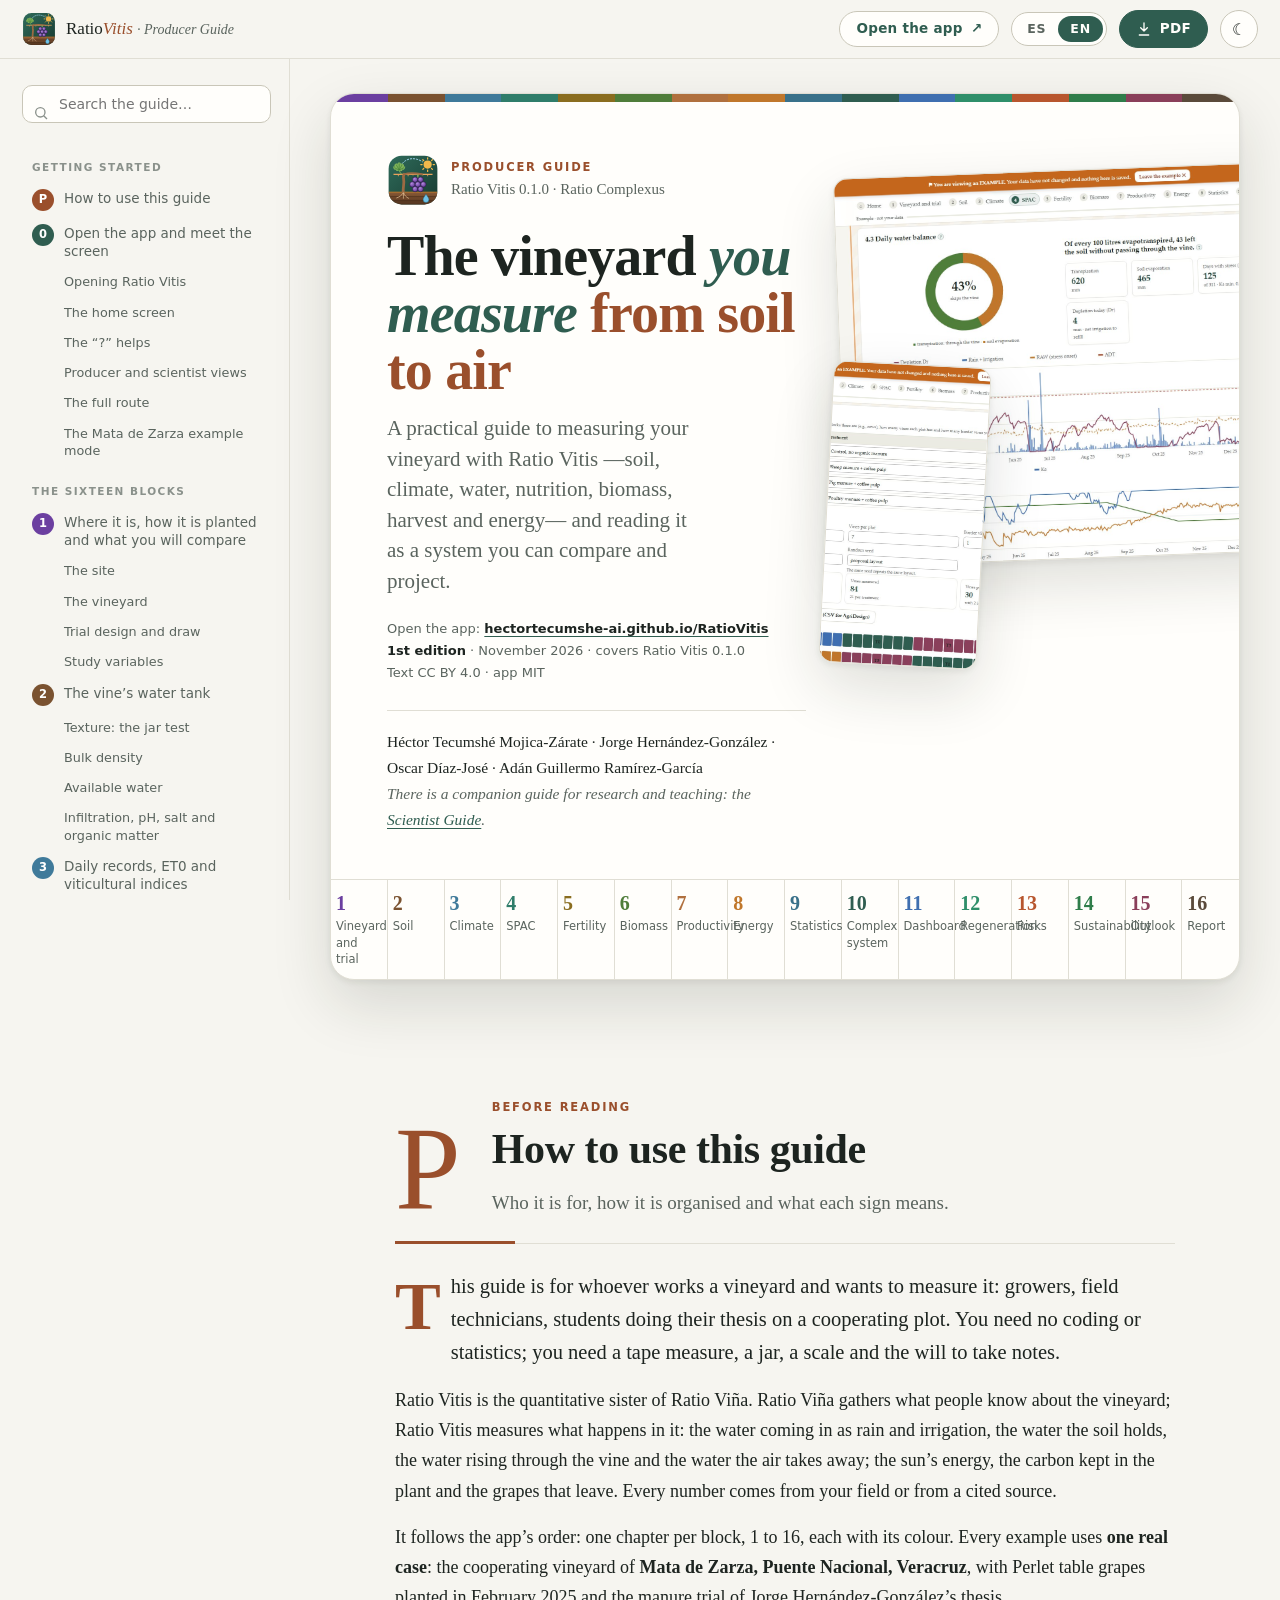
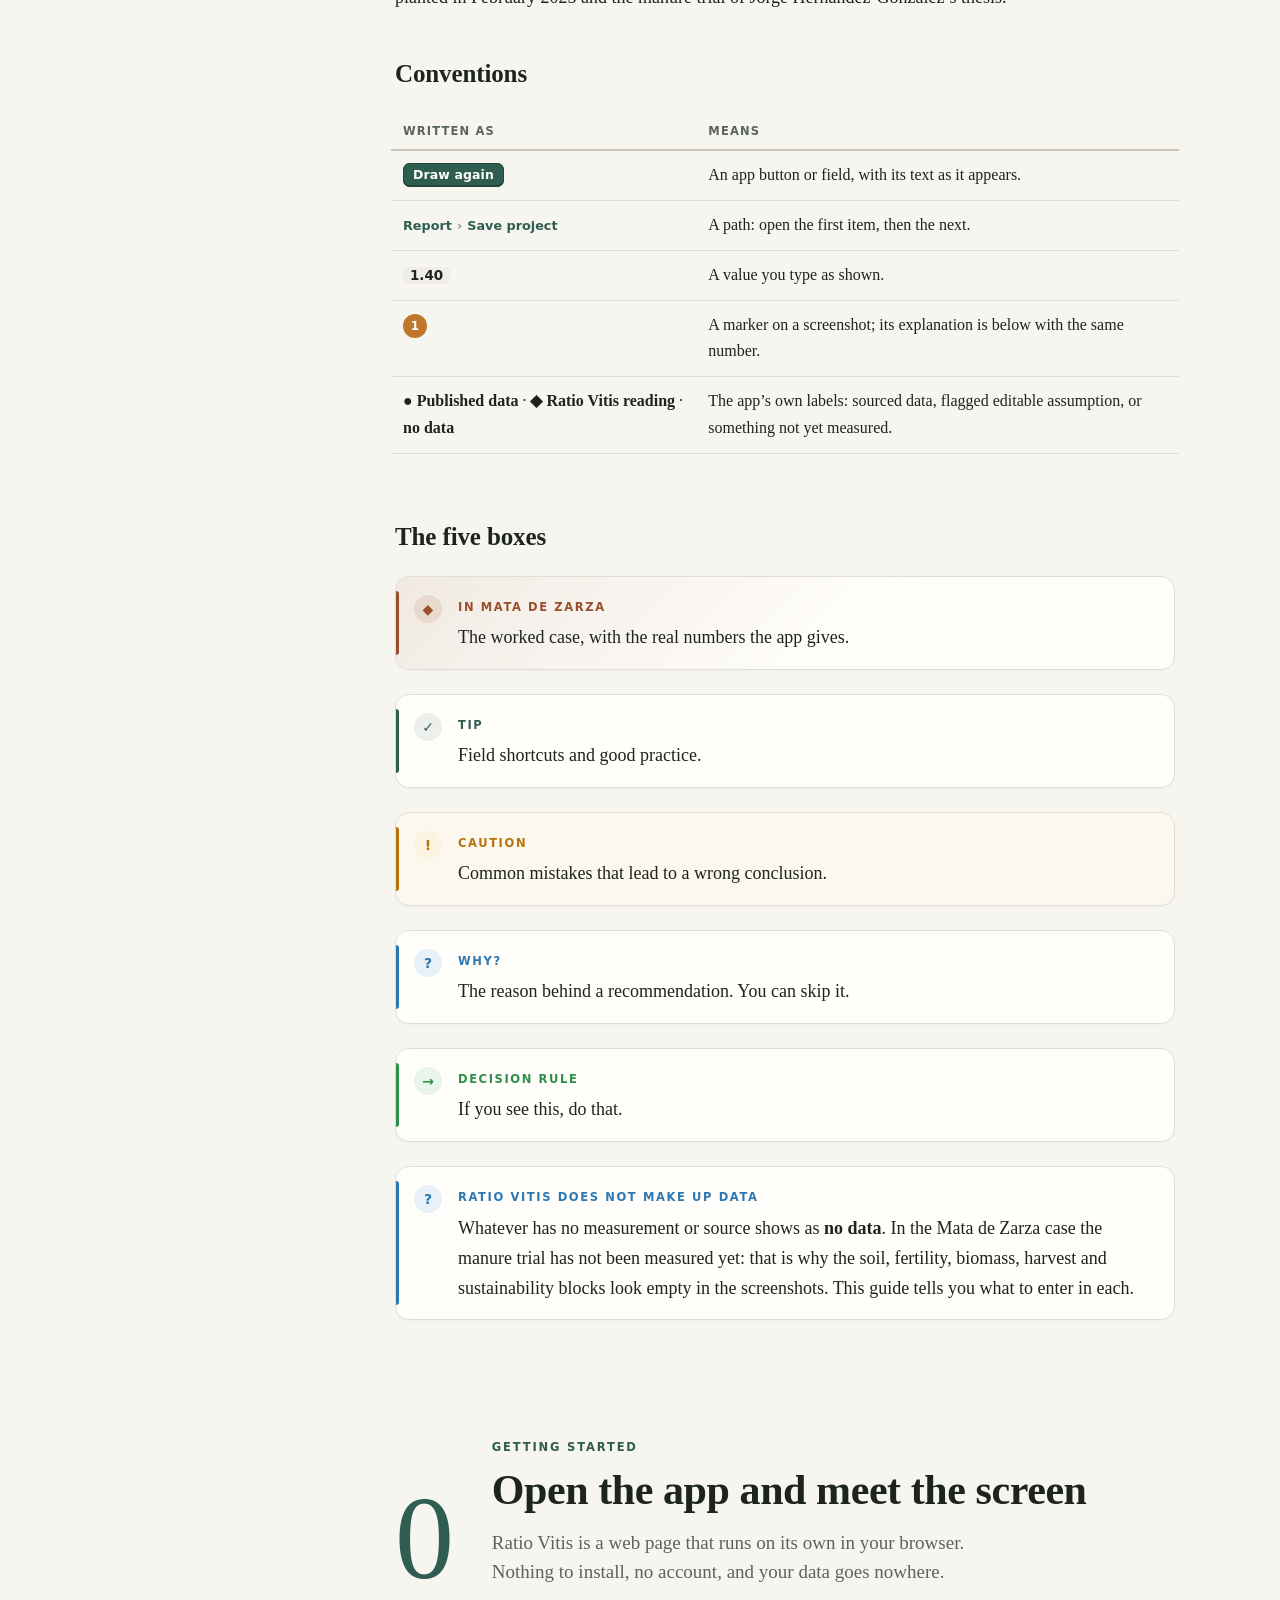
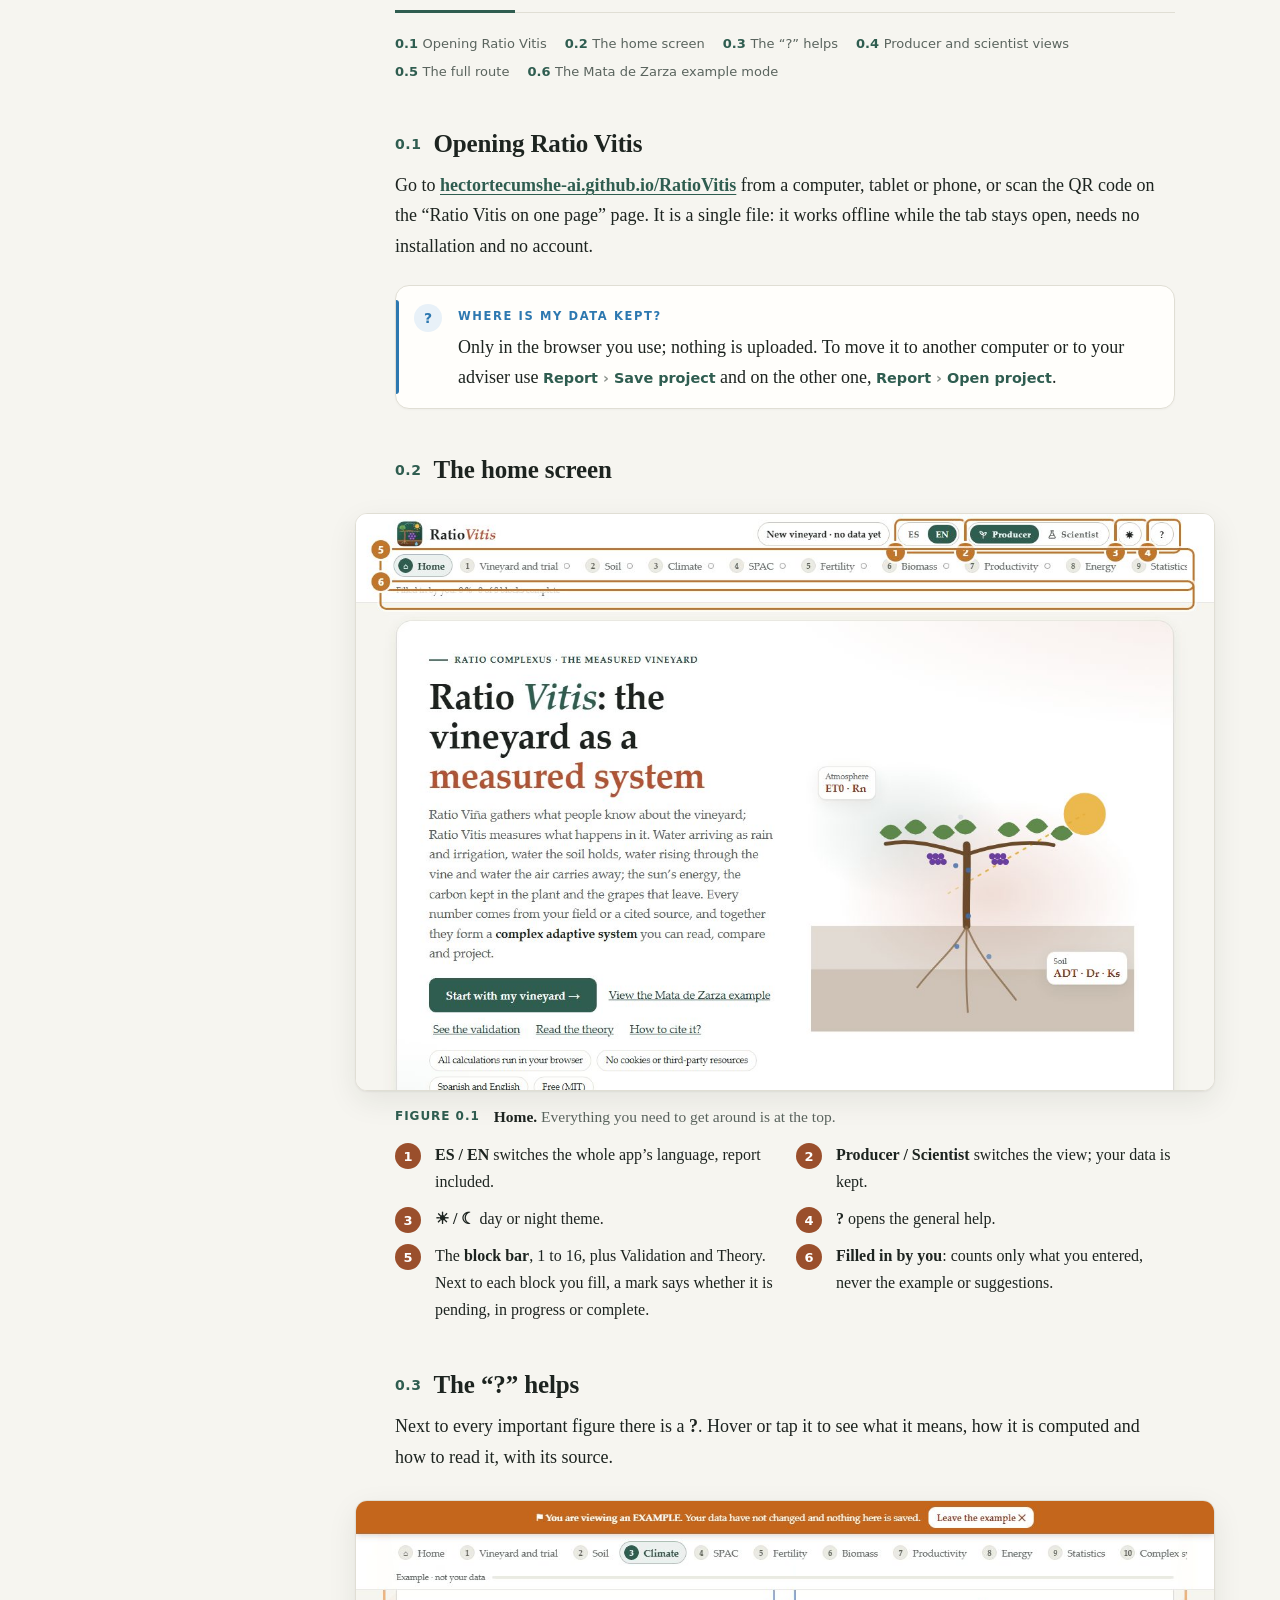
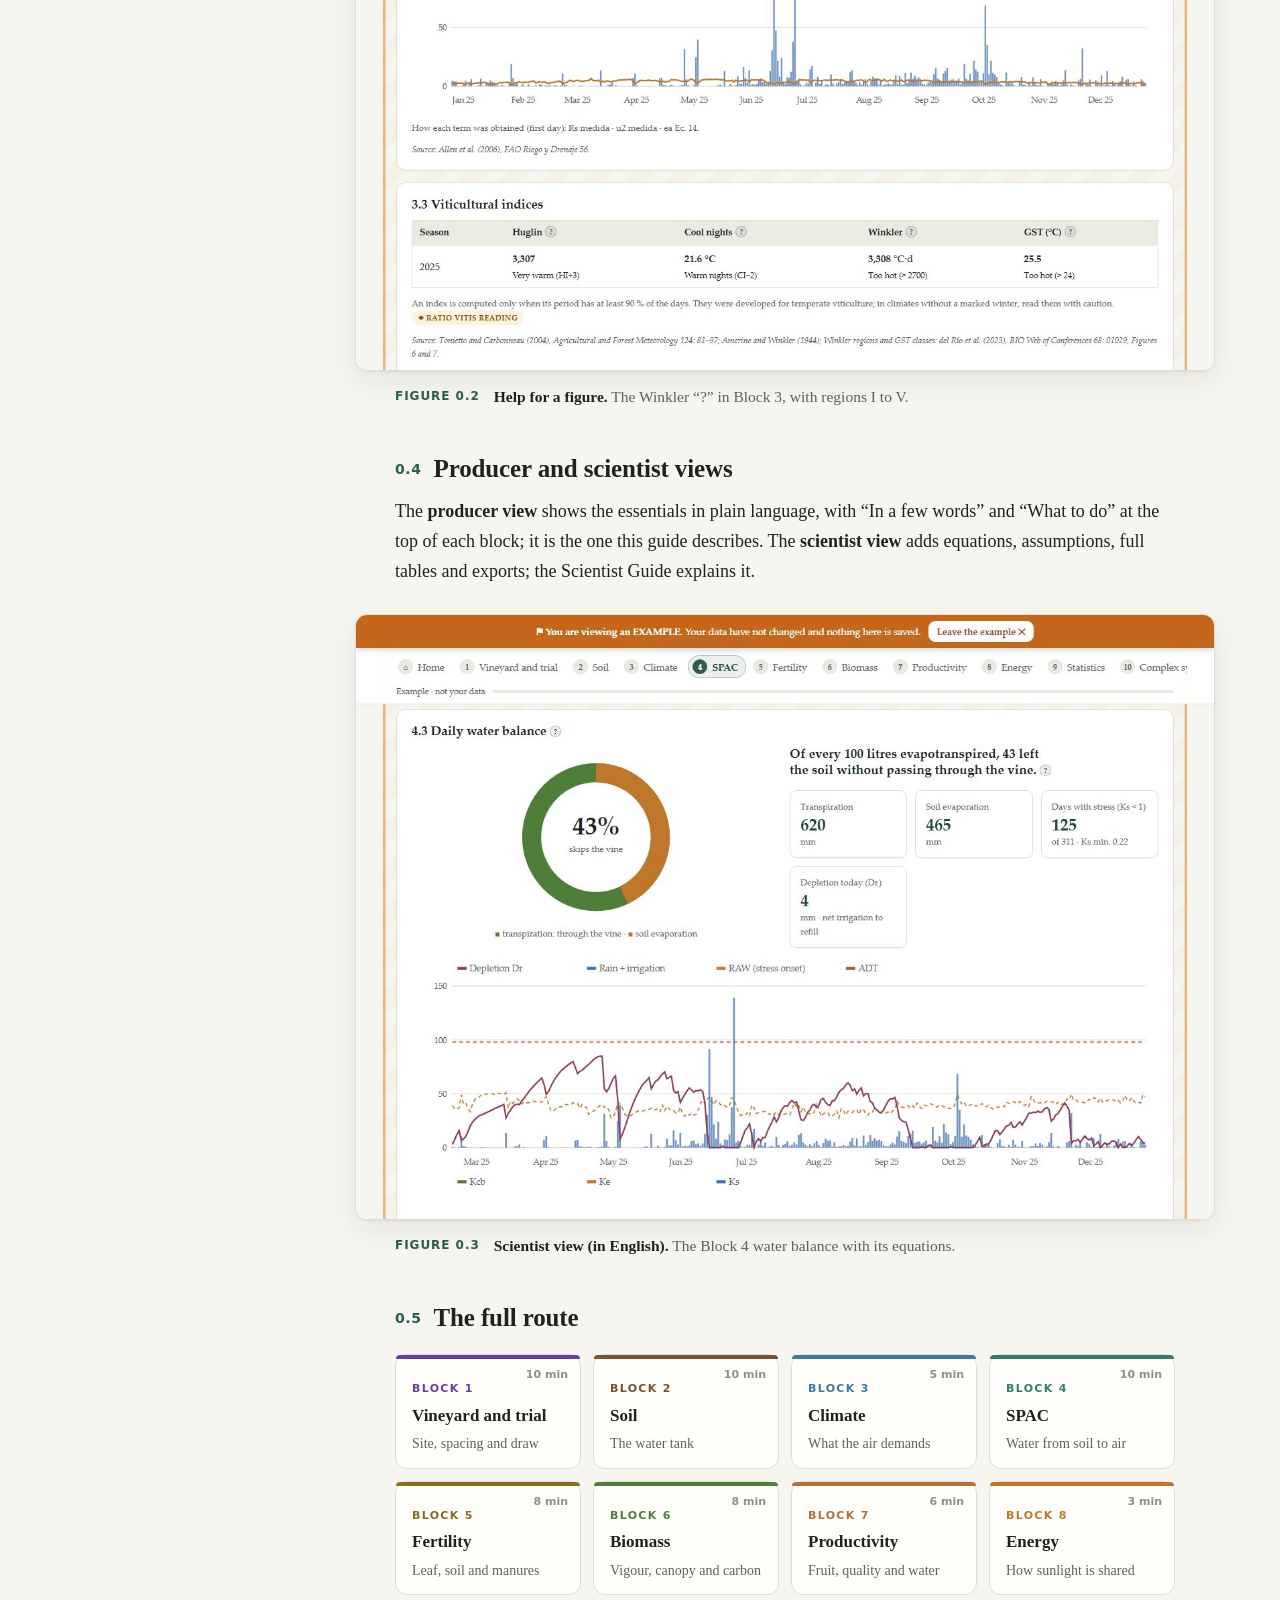
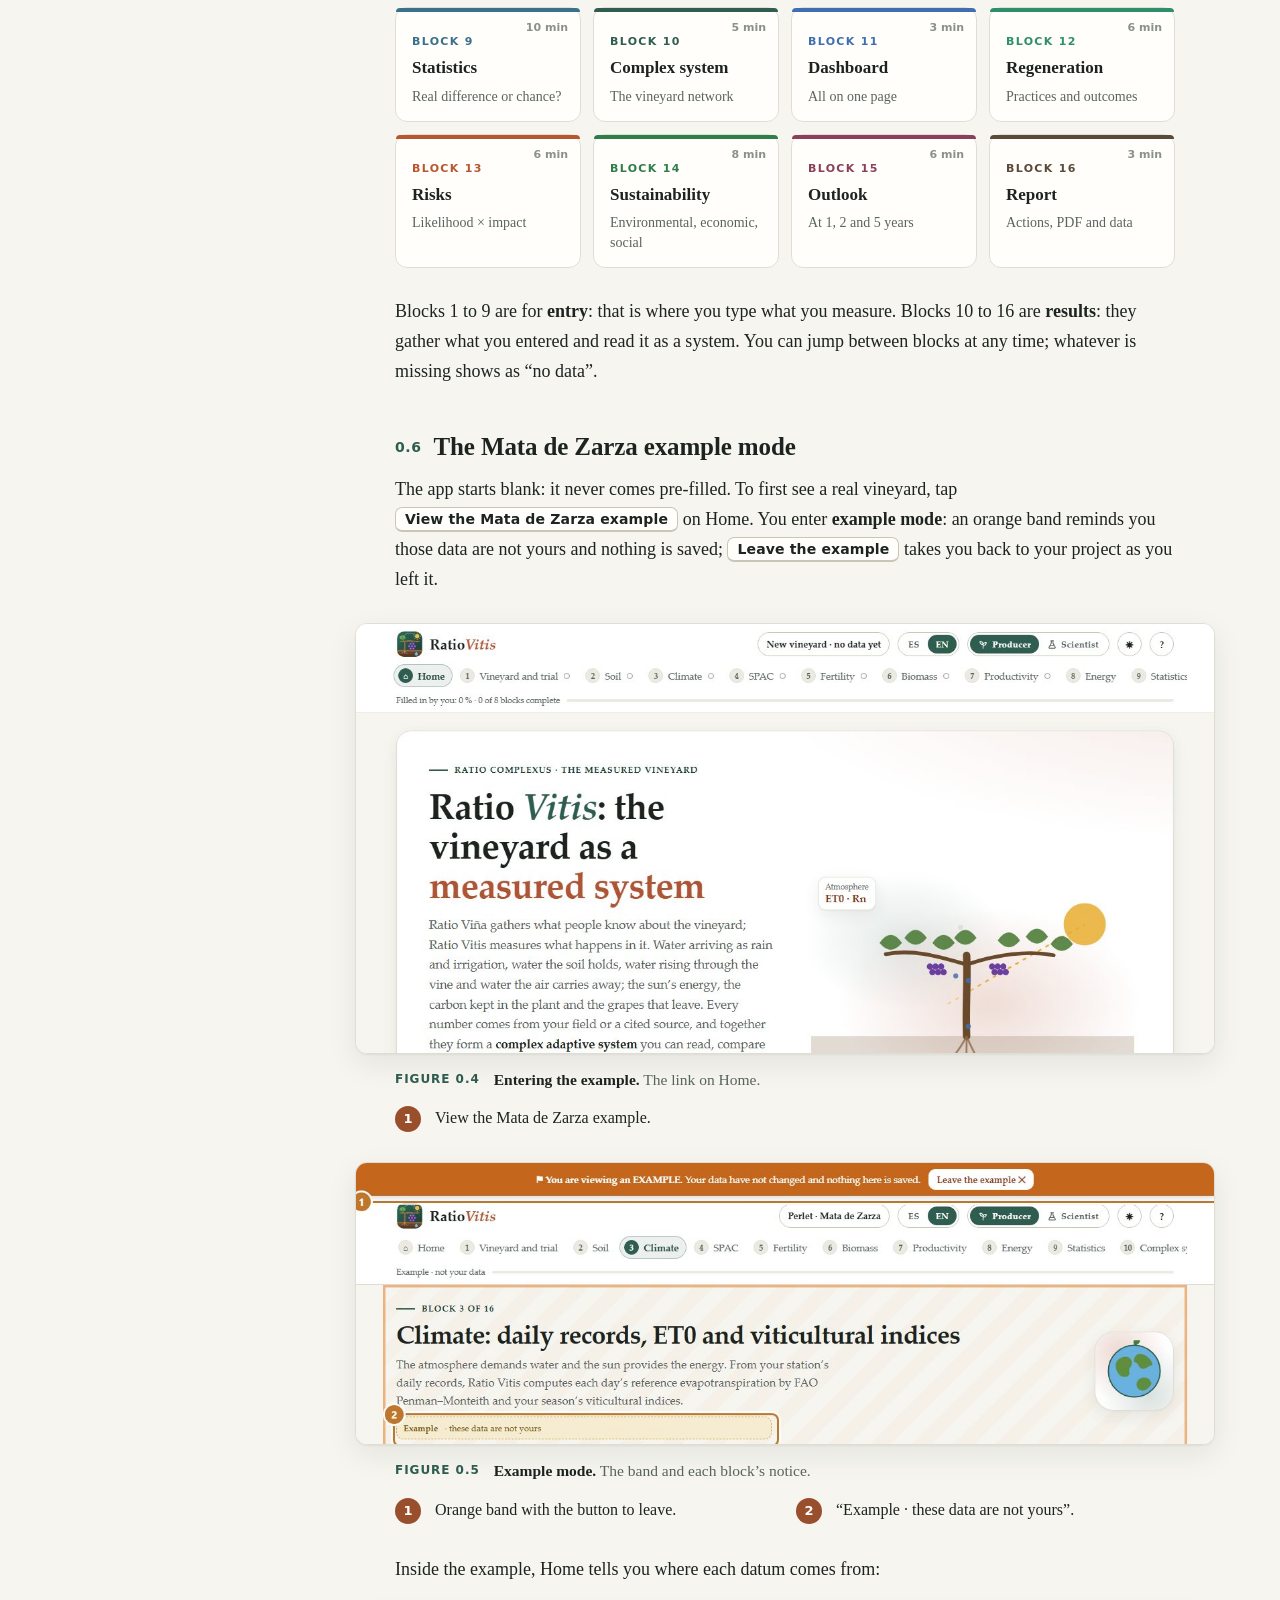
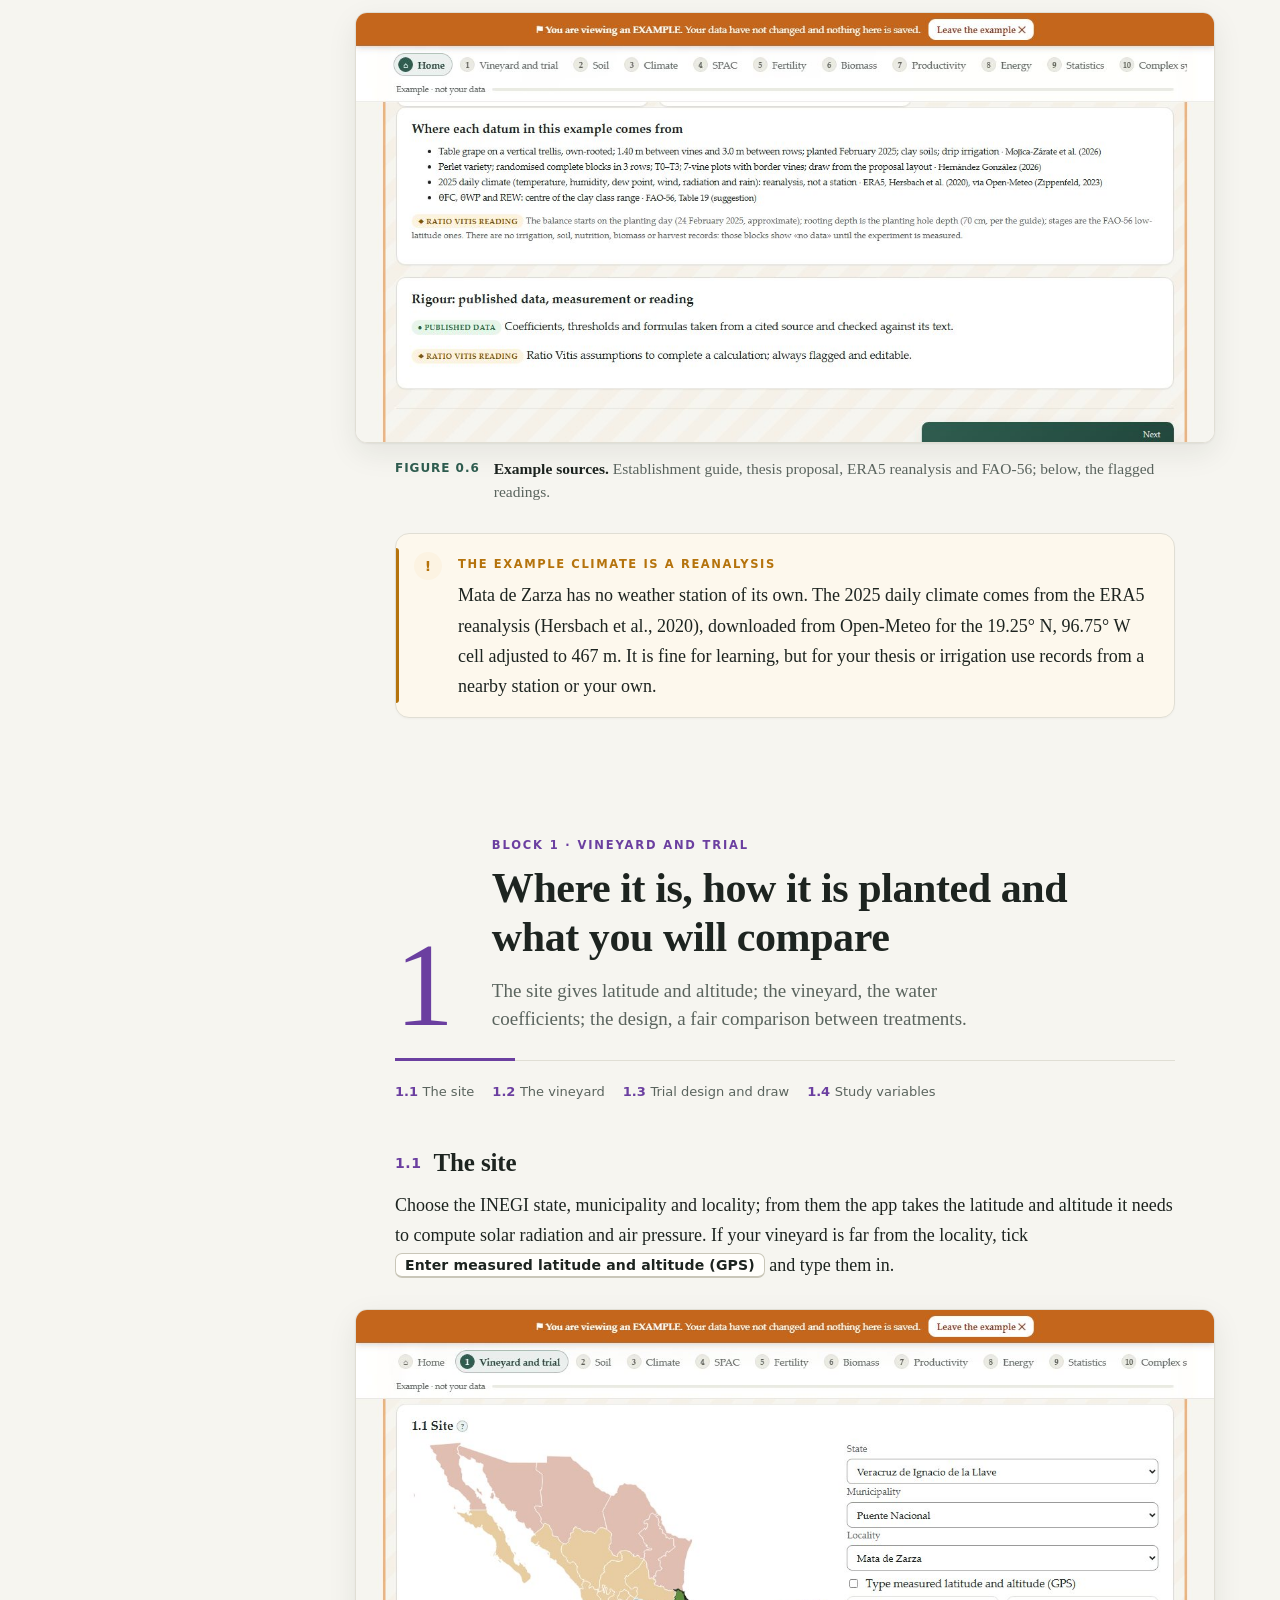
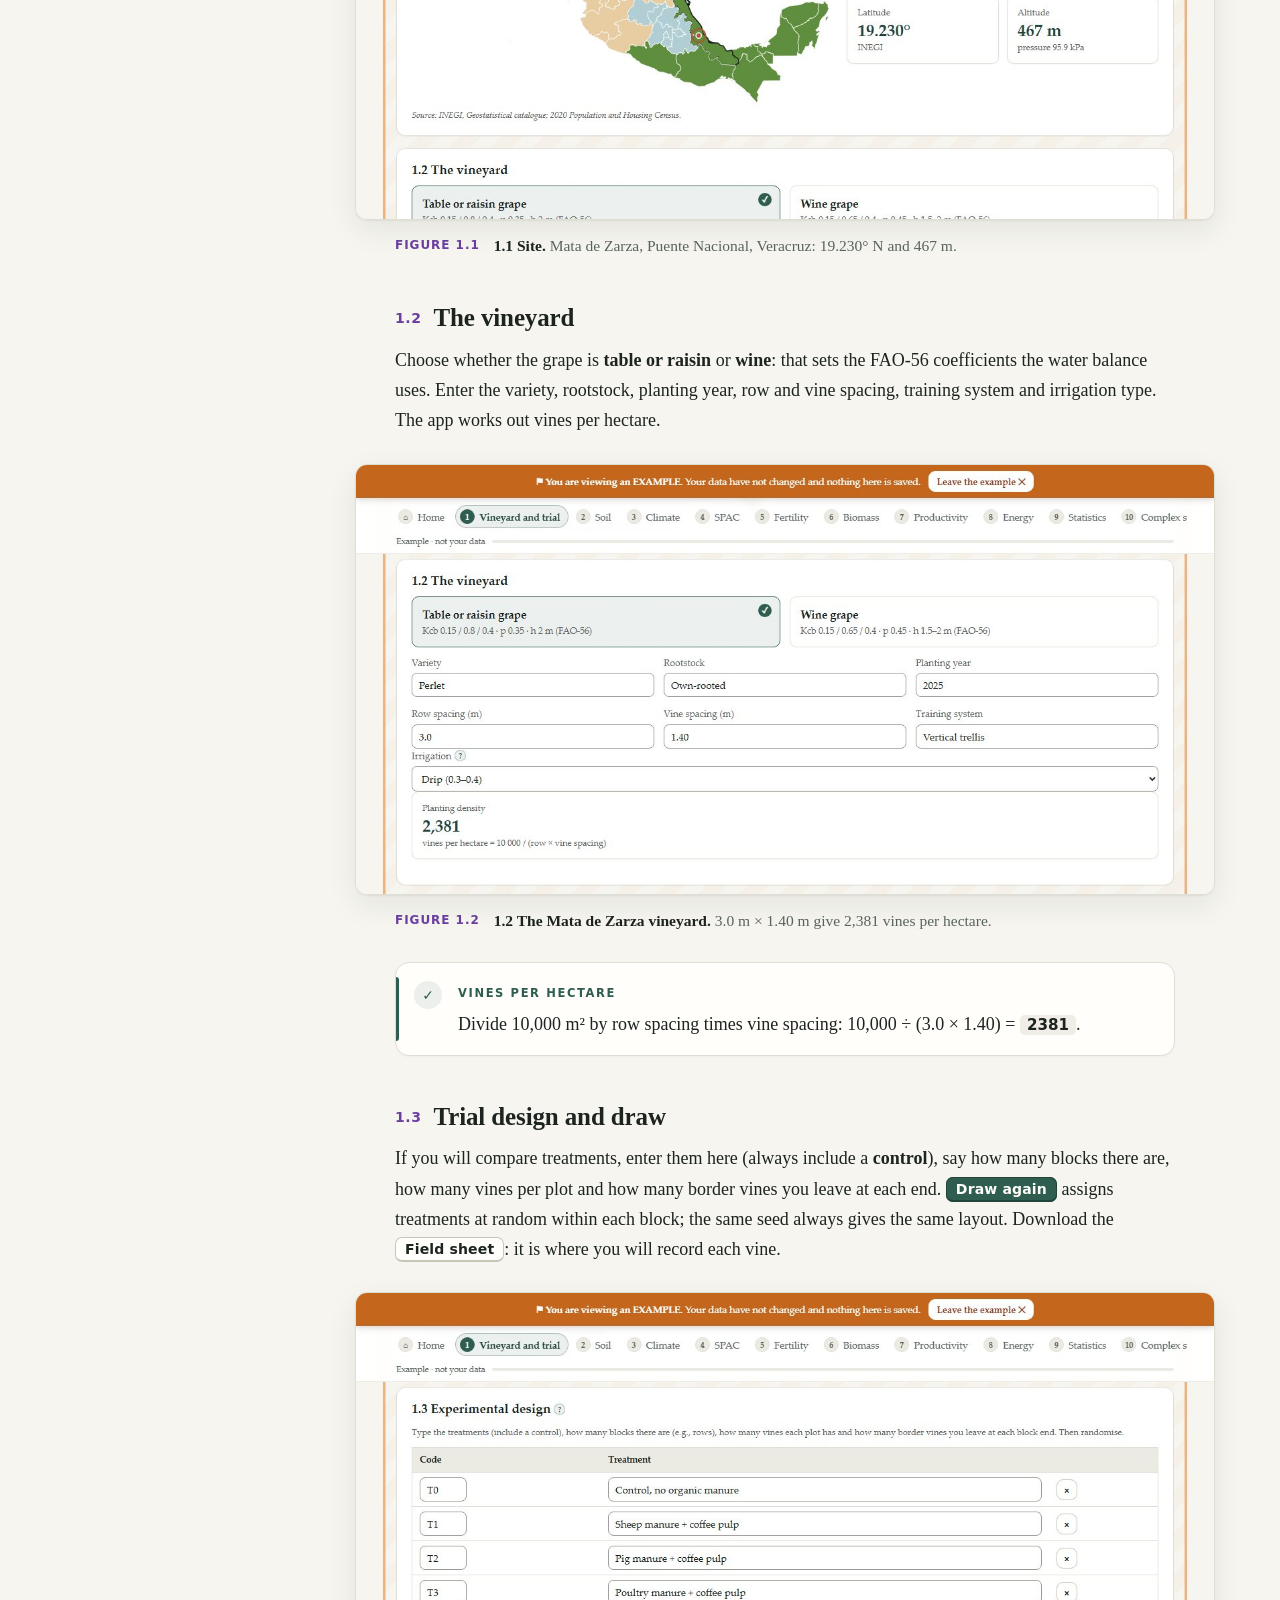
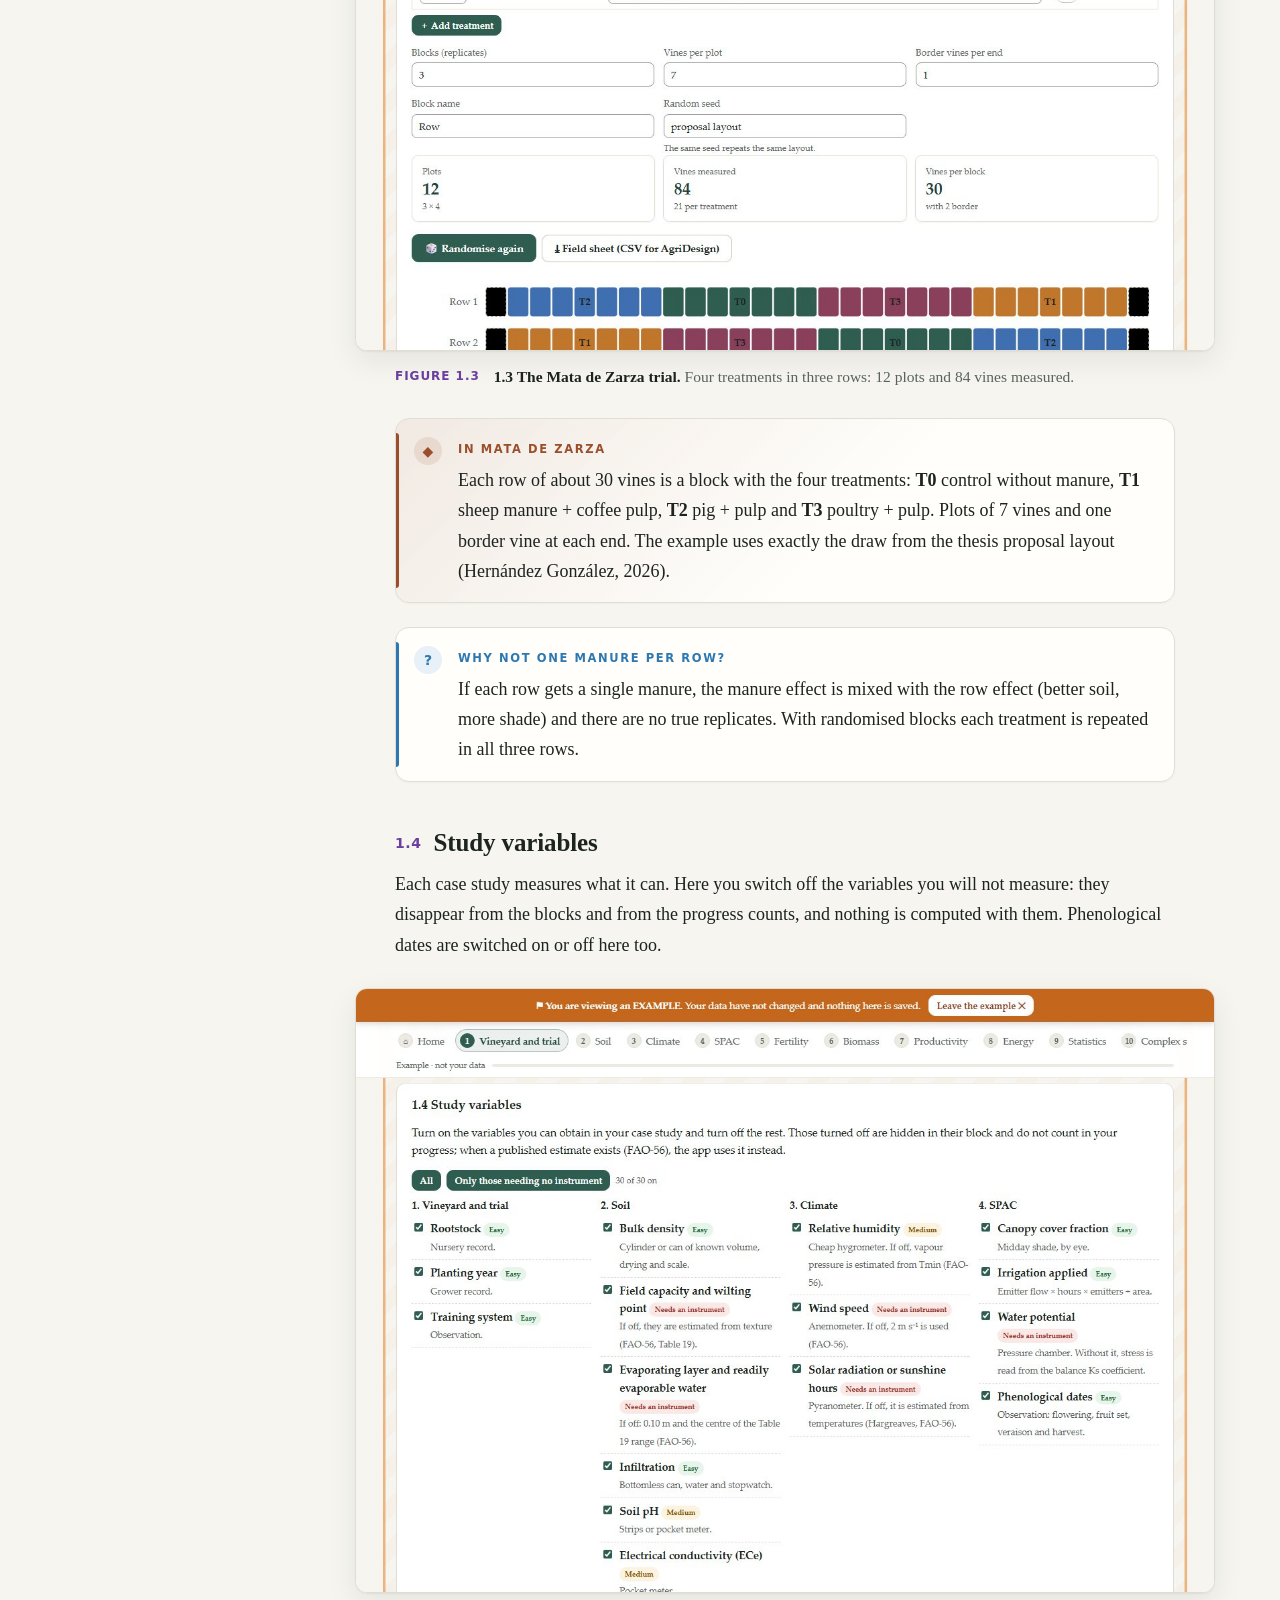
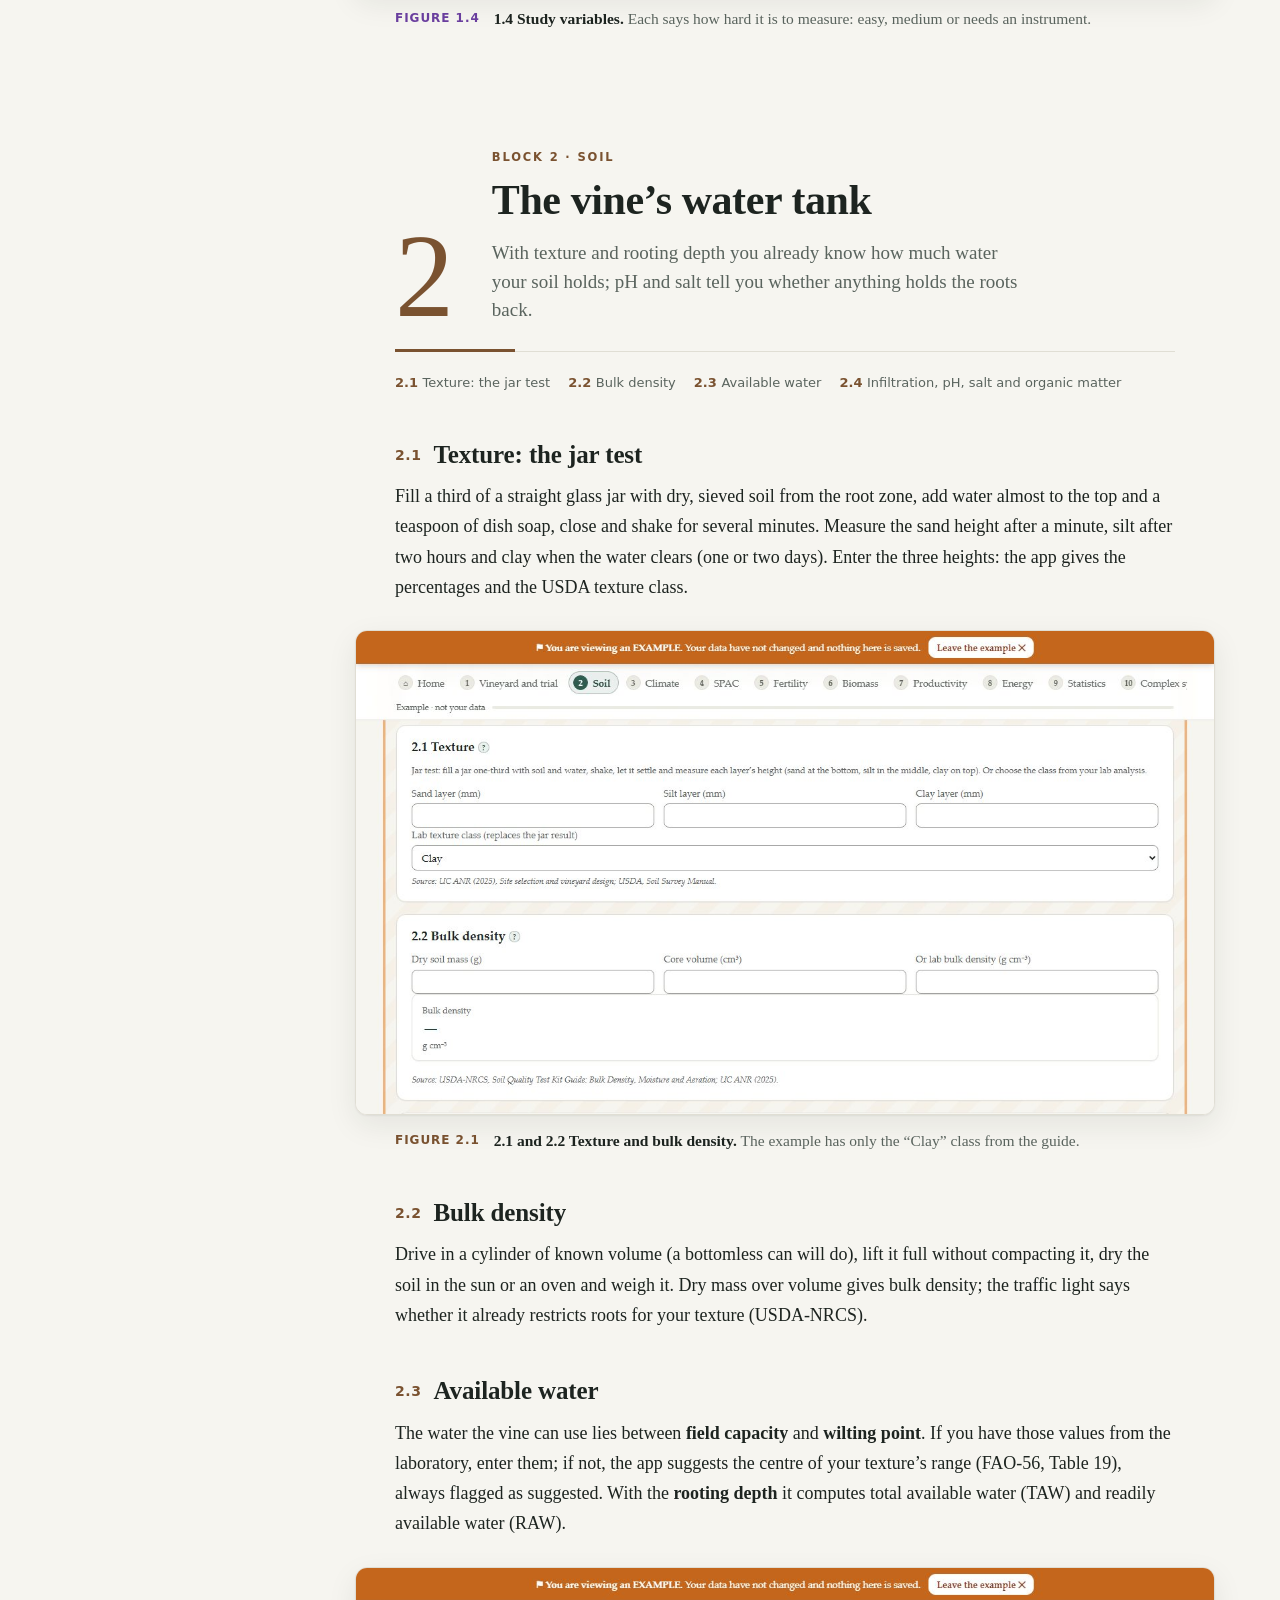
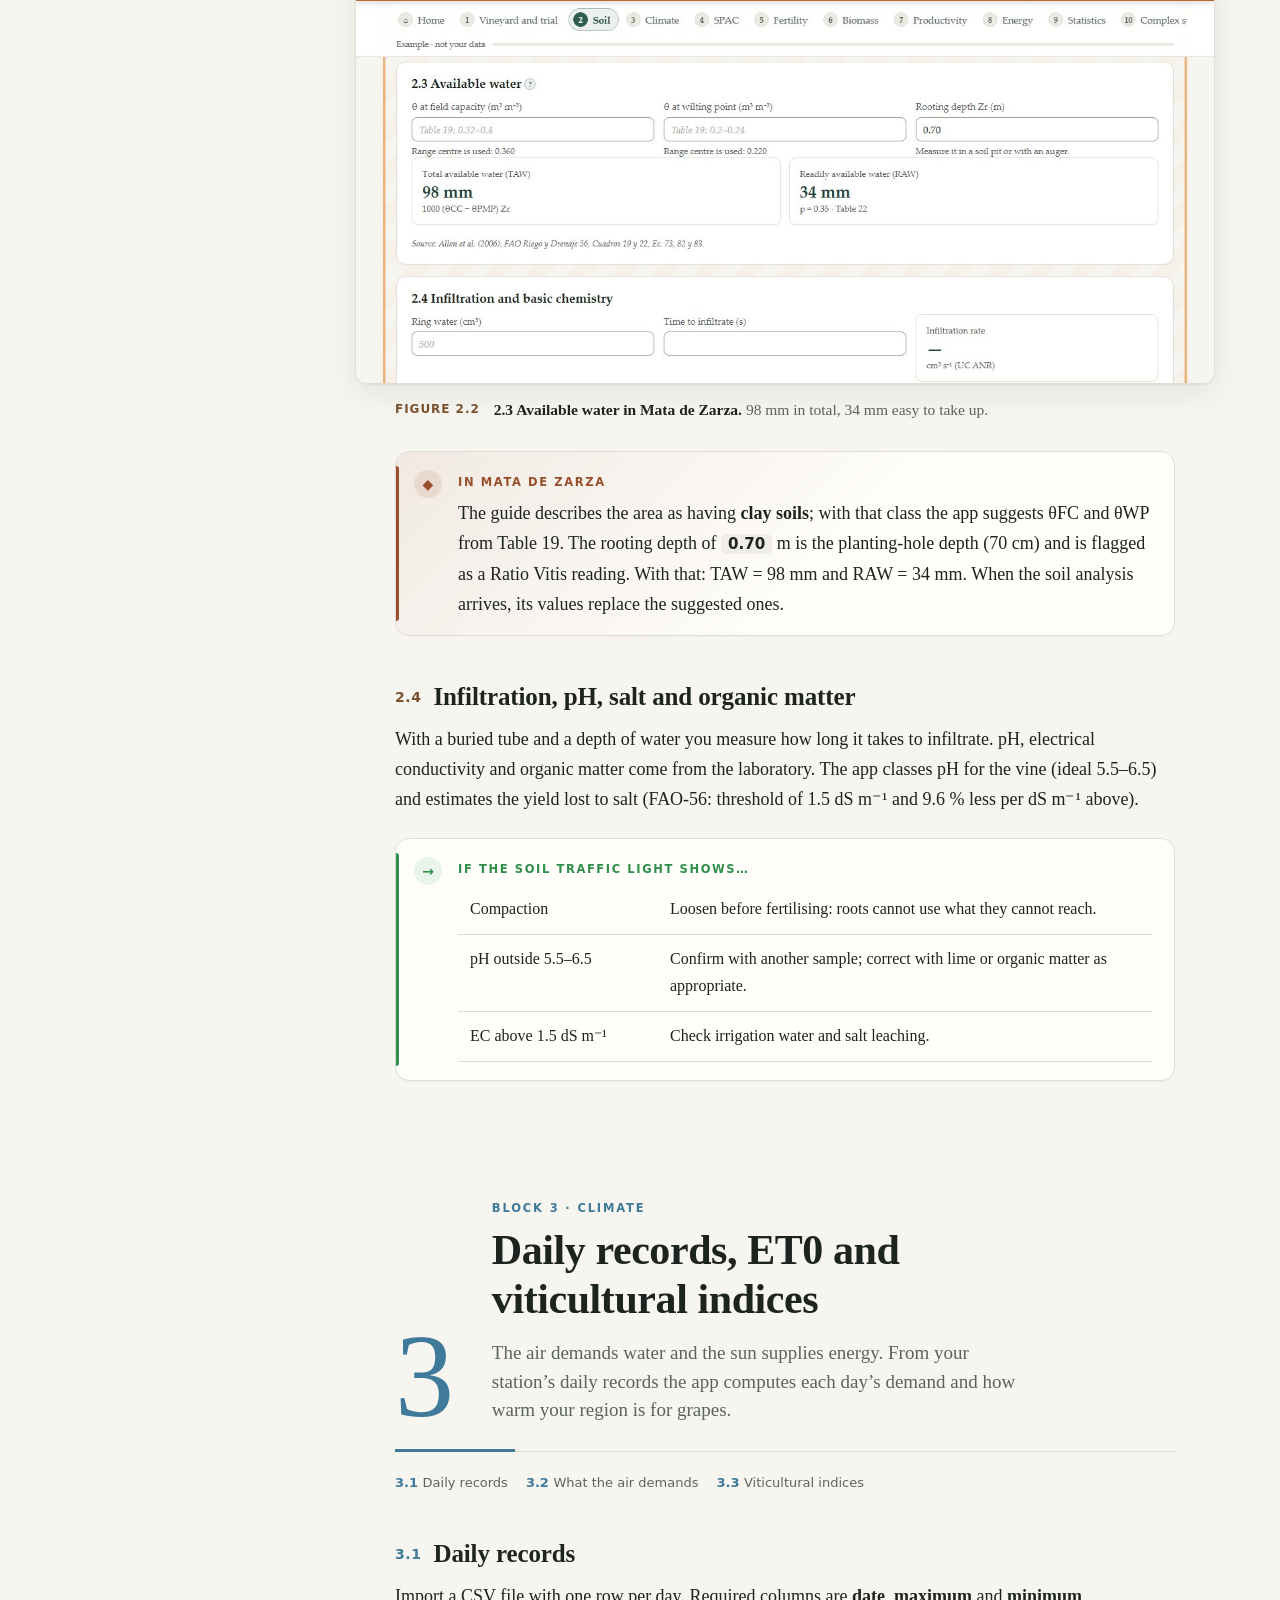
<file: instructivo-productor.html>
<!doctype html>
<html lang="es" data-lang="es">
<head>
<meta charset="utf-8">
<meta name="viewport" content="width=device-width, initial-scale=1">
<title>Ratio Vitis · Instructivo del Productor</title>
<meta name="description" content="Instructivo del Productor de Ratio Vitis: mide tu viñedo del suelo al aire, con el caso de Mata de Zarza, Veracruz. · Ratio Vitis Producer Guide.">
<link rel="icon" href="logo.svg" type="image/svg+xml">
<style>

/* =====================================================================
   Ratio Vitis · Instructivos
   Misma familia visual que la app: serif clásica, verde pino y cobre.
   ===================================================================== */
:root{
  color-scheme: light;
  --bg:#f6f5f0; --paper:#fffefb; --soft:#efede5; --text:#1d2420; --muted:#5a645e; --faint:#8a918b;
  --line:#e0ded4; --line2:#c9c6b8;
  --pri:#2f5d50; --pri-d:#21453b; --pri-s:rgba(47,93,80,.09);
  --acc:#9a4f2c; --acc-d:#7a3a1c; --acc-s:rgba(154,79,44,.12);
  --ok:#2f8f4a; --ok-s:#e9f5ec; --warn:#b5730c; --warn-s:#fcf3e2; --bad:#b8382e; --bad-s:#fbeae8; --info:#2d78b0; --info-s:#e8f1f8;
  --b1:#6b3fa0; --b2:#7a5230; --b3:#3f7a9a; --b4:#2f7d6a; --b5:#8a6d1f; --b6:#4f7d3a; --b7:#b0703e; --b8:#c0772b; --b9:#39718a; --b10:#2f5d50; --b11:#3f6fb0; --b12:#2f8f6a; --b13:#b8562e; --b14:#2f7d4a; --b15:#8a3f5a; --b16:#5a4a3a;
  --font:"Palatino Linotype",Palatino,"Book Antiqua","URW Palladio L",P052,"TeX Gyre Pagella",Georgia,serif;
  --sans:"Segoe UI",system-ui,-apple-system,"Helvetica Neue",Arial,sans-serif;
  --shadow:0 1px 2px rgba(30,36,24,.06),0 10px 30px rgba(30,36,24,.08);
  --shadow-lg:0 2px 6px rgba(30,36,24,.08),0 24px 60px rgba(30,36,24,.14);
  --r:14px; --side:290px; --col:780px;
}
@media (prefers-color-scheme: dark){
  :root:not([data-theme="light"]){
    color-scheme: dark;
    --bg:#121614; --paper:#191e1b; --soft:#202622; --text:#e7ebe5; --muted:#a9b2ab; --faint:#7c857e;
    --line:#2c342f; --line2:#3b453f;
    --pri:#8fc2ad; --pri-d:#b5dccb; --pri-s:rgba(143,194,173,.12);
    --acc:#e2a15c; --acc-d:#f0c08a; --acc-s:rgba(226,161,92,.14);
    --ok:#6cc488; --ok-s:rgba(108,196,136,.12); --warn:#e7b052; --warn-s:rgba(231,176,82,.12); --bad:#ee8a7f; --bad-s:rgba(238,138,127,.12); --info:#78b8e4; --info-s:rgba(120,184,228,.12);
    --b1:#c4a6ea; --b2:#d8b08c; --b3:#8fc8e6; --b4:#86d1bf; --b5:#e0c06e; --b6:#a9cf7e; --b7:#e0a878; --b8:#e2a15c; --b9:#86c3dc; --b10:#8fc2ad; --b11:#9dbbe8; --b12:#86d1a2; --b13:#ec9a72; --b14:#86d1a2; --b15:#e08aa8; --b16:#c9b6a3;
    --shadow:0 1px 2px rgba(0,0,0,.4),0 10px 30px rgba(0,0,0,.35); --shadow-lg:0 2px 6px rgba(0,0,0,.45),0 24px 60px rgba(0,0,0,.5);
  }
}
:root[data-theme="dark"]{
  color-scheme: dark;
  --bg:#121614; --paper:#191e1b; --soft:#202622; --text:#e7ebe5; --muted:#a9b2ab; --faint:#7c857e;
  --line:#2c342f; --line2:#3b453f;
  --pri:#8fc2ad; --pri-d:#b5dccb; --pri-s:rgba(143,194,173,.12);
  --acc:#e2a15c; --acc-d:#f0c08a; --acc-s:rgba(226,161,92,.14);
  --ok:#6cc488; --ok-s:rgba(108,196,136,.12); --warn:#e7b052; --warn-s:rgba(231,176,82,.12); --bad:#ee8a7f; --bad-s:rgba(238,138,127,.12); --info:#78b8e4; --info-s:rgba(120,184,228,.12);
  --b1:#c4a6ea; --b2:#d8b08c; --b3:#8fc8e6; --b4:#86d1bf; --b5:#e0c06e; --b6:#a9cf7e; --b7:#e0a878; --b8:#e2a15c; --b9:#86c3dc; --b10:#8fc2ad; --b11:#9dbbe8; --b12:#86d1a2; --b13:#ec9a72; --b14:#86d1a2; --b15:#e08aa8; --b16:#c9b6a3;
  --shadow:0 1px 2px rgba(0,0,0,.4),0 10px 30px rgba(0,0,0,.35); --shadow-lg:0 2px 6px rgba(0,0,0,.45),0 24px 60px rgba(0,0,0,.5);
}

/* ---------- idioma: solo se ve el activo ---------- */
html[data-lang="es"] [lang="en"]:not(html), html[data-lang="en"] [lang="es"]:not(html){display:none!important}

*{box-sizing:border-box}
html,body{overflow-x:clip}
html{scroll-behavior:smooth;scroll-padding-top:84px}
body{margin:0;background:var(--bg);color:var(--text);font-family:var(--font);font-size:18px;line-height:1.68;
  -webkit-font-smoothing:antialiased;text-rendering:optimizeLegibility;font-variant-numeric:lining-nums proportional-nums}
img{max-width:100%;display:block}
a{color:var(--pri);text-decoration-thickness:1px;text-underline-offset:3px}
b,strong{font-weight:700}
h1,h2,h3,h4{font-weight:700;line-height:1.18;color:var(--text);font-variant-numeric:lining-nums}
table,.num,.kpi b,figure figcaption .fn{font-variant-numeric:lining-nums tabular-nums}
.sc{font-variant:small-caps;letter-spacing:.06em}
.eyebrow{font-family:var(--sans);font-size:11.5px;font-weight:700;letter-spacing:.16em;text-transform:uppercase;color:var(--acc)}

/* ---------- barra superior ---------- */
.top{position:sticky;top:0;z-index:50;display:flex;align-items:center;gap:12px;padding:10px 22px;
  background:color-mix(in srgb,var(--bg) 86%,transparent);backdrop-filter:saturate(1.4) blur(12px);-webkit-backdrop-filter:saturate(1.4) blur(12px);border-bottom:1px solid var(--line)}
.top .brand{display:flex;align-items:center;gap:10px;text-decoration:none;color:var(--text);min-width:0}
.top .brand img{width:34px;height:34px;border-radius:9px;flex:none}
.top .brand span{font-size:17px;white-space:nowrap;overflow:hidden;text-overflow:ellipsis}
.top .brand i{color:var(--acc)}
.top .brand small{color:var(--muted);font-style:italic;font-size:14px}
.top .sp{flex:1}
.seg{display:inline-flex;border:1px solid var(--line2);border-radius:999px;padding:3px;background:var(--paper)}
.seg button{border:0;background:none;font:700 12.5px/1 var(--sans);letter-spacing:.06em;color:var(--muted);padding:7px 12px;border-radius:999px;cursor:pointer}
.seg button.on{background:var(--pri);color:var(--paper)}
:root[data-theme="dark"] .seg button.on{color:#10221b}
.ib{display:inline-grid;place-items:center;width:38px;height:38px;border-radius:50%;border:1px solid var(--line2);background:var(--paper);color:var(--text);cursor:pointer;font-size:16px;text-decoration:none}
.btn{display:inline-flex;align-items:center;gap:8px;border:1px solid var(--pri);background:var(--pri);color:var(--paper);font:700 13.5px/1 var(--sans);letter-spacing:.02em;padding:10px 16px;border-radius:999px;cursor:pointer;text-decoration:none}
.btn.ghost{background:var(--paper);color:var(--pri);border-color:var(--line2)}
.btn svg{width:16px;height:16px}
#leido{position:absolute;left:0;bottom:-1px;height:2px;width:0;background:linear-gradient(90deg,var(--pri),var(--acc))}
#menuBtn{display:none}

/* ---------- maqueta ---------- */
.layout{display:grid;grid-template-columns:var(--side) minmax(0,1fr);max-width:1320px;margin:0 auto}
aside.toc{position:sticky;top:59px;align-self:start;height:calc(100vh - 59px);overflow:auto;padding:26px 18px 40px 22px;border-right:1px solid var(--line);font-family:var(--sans);font-size:13.5px}
.search{position:relative;margin-bottom:18px}
.search input{width:100%;padding:10px 12px 10px 36px;border:1px solid var(--line2);border-radius:10px;background:var(--paper);color:var(--text);font:14px var(--sans)}
.search svg{position:absolute;left:11px;top:50%;width:16px;height:16px;transform:translateY(-50%);color:var(--faint)}
.search .hits{font-size:12px;color:var(--muted);margin:6px 2px 0;min-height:1em}
.toc ol{list-style:none;margin:0;padding:0}
.toc li{margin:1px 0}
.toc a{display:flex;gap:10px;align-items:baseline;padding:6px 10px;border-radius:8px;color:var(--muted);text-decoration:none;line-height:1.35}
.toc a:hover{background:var(--soft);color:var(--text)}
.toc a.act{background:var(--pri-s);color:var(--text);font-weight:600}
.toc .n{flex:none;display:inline-grid;place-items:center;width:22px;height:22px;border-radius:50%;font-size:11.5px;font-weight:700;color:#fff;background:var(--c,var(--faint))}
:root[data-theme="dark"] .toc .n{color:#111}
.toc .sub a{padding-left:42px;font-size:12.8px}
.toc .sub a.act{font-weight:600}
.toc .grp{margin:18px 10px 6px;font-size:10.5px;font-weight:700;letter-spacing:.14em;text-transform:uppercase;color:var(--faint)}
.toc li.hide{display:none}

main{min-width:0;padding:0 40px 120px}
.doc{max-width:var(--col);margin:0 auto}

/* ---------- portada ---------- */
.cover{position:relative;margin:34px auto 30px;max-width:1040px;border-radius:24px;overflow:hidden;background:var(--paper);box-shadow:var(--shadow-lg);border:1px solid var(--line)}
.cover .band{display:flex;height:8px}.cover .band i{flex:1}
.cover .in{display:grid;grid-template-columns:1.1fr .9fr;gap:34px;padding:52px 56px 46px}
.cover .kick{display:flex;align-items:center;gap:12px;margin-bottom:22px}
.cover .kick img{width:52px;height:52px;border-radius:13px}
.cover h1{font-size:clamp(38px,4.6vw,56px);margin:0 0 6px;letter-spacing:-.015em;line-height:1.02}
.cover h1 em{font-style:italic;color:var(--pri);font-weight:600}
.cover h1 .a{color:var(--acc)}
.cover .sub{font-size:21px;color:var(--muted);margin:14px 0 22px;max-width:30ch;line-height:1.45}
.cover .meta{font-family:var(--sans);font-size:13px;color:var(--muted);line-height:1.7}
.cover .meta b{color:var(--text)}
.cover .who{margin-top:26px;padding-top:18px;border-top:1px solid var(--line);font-size:15.5px}
.cover .who span{color:var(--muted);font-style:italic}
.cover .art{position:relative;min-height:380px}
.cover .art .frame{position:absolute;right:-110px;top:16px;width:calc(100% + 110px);border-radius:14px;overflow:hidden;box-shadow:var(--shadow-lg);border:1px solid var(--line);transform:rotate(-2.2deg)}
.cover .art .frame.b{top:210px;right:auto;left:-14px;width:46%;transform:rotate(3deg)}
.cover .steps{display:grid;grid-template-columns:repeat(16,minmax(0,1fr));border-top:1px solid var(--line);font-family:var(--sans)}
.cover .steps div{padding:10px 5px 12px;border-right:1px solid var(--line);font-size:12.5px;color:var(--muted);line-height:1.3}
.cover .steps div:last-child{border-right:0}
.cover .steps b{display:block;font-size:20px;font-family:var(--font);color:var(--c);margin-bottom:2px}

/* ---------- capítulos ---------- */
.chap{position:relative;margin-top:80px;padding-top:4px}
.chap-head{position:relative;display:grid;grid-template-columns:auto 1fr;gap:4px 26px;align-items:end;padding:34px 0 26px;margin-bottom:26px;border-bottom:1px solid var(--line)}
.chap-head .big{grid-row:span 3;font-size:118px;line-height:.8;font-weight:400;color:var(--c);font-variant-numeric:lining-nums;letter-spacing:-.04em}
.chap-head .eyebrow{color:var(--c)}
.chap-head h2{font-size:clamp(30px,3.6vw,42px);margin:4px 0 0;letter-spacing:-.01em;padding-right:76px}
.chap-head p{grid-column:2;margin:10px 0 0;color:var(--muted);font-size:19px;line-height:1.5;max-width:56ch}
.chap-head .rule{position:absolute;left:0;bottom:-1px;width:120px;height:3px;background:var(--c)}
.chap-head .ico{position:absolute;right:0;top:20px;width:64px;height:64px;color:var(--c);opacity:.9}
.inchap{display:flex;flex-wrap:wrap;gap:6px 18px;margin:-6px 0 28px;font-family:var(--sans);font-size:13px}
.inchap a{color:var(--muted);text-decoration:none}
.inchap a::before{content:attr(data-n)" ";color:var(--c);font-weight:700}
.inchap a:hover{color:var(--text)}

h3{font-size:25px;margin:46px 0 12px;letter-spacing:-.005em;scroll-margin-top:84px}
h3 .sn{font-family:var(--sans);font-size:14px;font-weight:700;color:var(--c,var(--acc));margin-right:12px;vertical-align:3px;letter-spacing:.04em}
h4{font-size:19px;margin:28px 0 8px}
p{margin:0 0 16px}
.lead{font-size:20.5px;line-height:1.6;color:var(--text)}
.lead::first-letter{float:left;font-size:3.35em;line-height:.9;padding:6px 10px 0 0;color:var(--c,var(--pri));font-weight:600}
ul,ol{padding-left:24px;margin:0 0 18px}
li{margin:5px 0}
li::marker{color:var(--c,var(--acc))}
kbd,.ui{font-family:var(--sans);font-size:.78em;font-weight:700;letter-spacing:.01em;white-space:nowrap;padding:3px 9px 3px;border-radius:7px;border:1px solid var(--line2);border-bottom-width:2px;background:var(--paper);color:var(--text);vertical-align:1px}
.ui.pri{background:var(--pri);border-color:var(--pri-d);color:var(--paper)}
.path{font-family:var(--sans);font-size:.8em;font-weight:600;color:var(--pri);white-space:nowrap}
.path i{font-style:normal;color:var(--faint);margin:0 5px}
.val{font-family:var(--sans);font-size:.84em;font-weight:600;background:var(--soft);padding:1px 7px;border-radius:5px;white-space:nowrap}

/* ---------- recuadros ---------- */
.box{position:relative;margin:24px 0;padding:18px 22px 16px 62px;border-radius:var(--r);background:var(--paper);border:1px solid var(--line);box-shadow:0 1px 2px rgba(0,0,0,.03)}
.box::before{content:"";position:absolute;left:0;top:14px;bottom:14px;width:3px;border-radius:0 3px 3px 0;background:var(--k)}
.box .bi{position:absolute;left:18px;top:18px;width:28px;height:28px;border-radius:50%;display:grid;place-items:center;background:var(--ks);color:var(--k);font:700 14px/1 var(--sans)}
.box .bt{display:block;font:700 11.5px/1.2 var(--sans);letter-spacing:.14em;text-transform:uppercase;color:var(--k);margin:6px 0 8px}
.box p:last-child,.box ul:last-child,.box ol:last-child{margin-bottom:0}
.box.tip{--k:var(--pri);--ks:var(--pri-s)}
.box.warn{--k:var(--warn);--ks:var(--warn-s);background:color-mix(in srgb,var(--warn-s) 55%,var(--paper))}
.box.why{--k:var(--info);--ks:var(--info-s)}
.box.farm{--k:var(--acc);--ks:var(--acc-s);background:linear-gradient(135deg,color-mix(in srgb,var(--acc-s) 70%,var(--paper)),var(--paper) 60%)}
.box.rule{--k:var(--ok);--ks:var(--ok-s)}
.box.rule table{margin:6px 0 2px}
.box.rule td:first-child{min-width:200px}

/* ---------- reglas de decisión ---------- */
table{width:100%;border-collapse:collapse;margin:14px 0 22px;font-size:16px}
th{font:700 11.5px/1.3 var(--sans);letter-spacing:.1em;text-transform:uppercase;color:var(--muted);text-align:left;padding:10px 12px;border-bottom:2px solid var(--line2)}
td{padding:11px 12px;border-bottom:1px solid var(--line);vertical-align:top}
td.r,th.r{text-align:right}
tr.hl td{background:var(--acc-s)}
.tbl{overflow-x:auto;margin:0 -4px}
.dot{display:inline-block;width:10px;height:10px;border-radius:50%;margin-right:8px;vertical-align:1px;background:var(--k)}
.dot.ok{--k:var(--ok)} .dot.warn{--k:var(--warn)} .dot.bad{--k:var(--bad)} .dot.info{--k:var(--info)}
.badge{display:inline-block;font:700 12px/1 var(--sans);padding:5px 10px;border-radius:999px;white-space:nowrap}
.badge.ok{background:var(--ok-s);color:var(--ok)} .badge.warn{background:var(--warn-s);color:var(--warn)} .badge.info{background:var(--info-s);color:var(--info)} .badge.acc{background:var(--acc-s);color:var(--acc-d)} .badge.pri{background:var(--pri-s);color:var(--pri)}

/* ---------- figuras con marcas ---------- */
figure{margin:28px -40px 30px;padding:0}
figure.narrow{margin-left:0;margin-right:0}
.shot{position:relative;border-radius:12px;overflow:hidden;border:1px solid var(--line);box-shadow:var(--shadow);background:var(--paper);cursor:zoom-in}
.shot img{width:100%;height:auto}
.mk{position:absolute;pointer-events:none}
.mk .ring{position:absolute;inset:-5px;border:2.5px solid var(--acc);border-radius:10px;box-shadow:0 0 0 4px color-mix(in srgb,var(--acc) 18%,transparent)}
.mk .num{position:absolute;left:-14px;top:-14px;width:28px;height:28px;border-radius:50%;background:var(--acc);color:#fff;font:700 14px/28px var(--sans);text-align:center;box-shadow:0 2px 6px rgba(0,0,0,.25);border:2px solid #fff}
.mk.dotonly .ring{display:none}
figcaption{display:grid;grid-template-columns:auto 1fr;gap:4px 14px;margin:14px 40px 0;font-size:15.5px;color:var(--muted);line-height:1.5}
figure.narrow figcaption{margin-left:0;margin-right:0}
figcaption .fn{font:700 12px/1.6 var(--sans);letter-spacing:.08em;text-transform:uppercase;color:var(--c,var(--acc));white-space:nowrap;padding-top:2px}
figcaption b{color:var(--text)}
.legend{list-style:none;counter-reset:lg;margin:14px 40px 0;padding:0;display:grid;grid-template-columns:repeat(auto-fit,minmax(260px,1fr));gap:10px 22px;font-size:16px}
figure.narrow .legend{margin-left:0;margin-right:0}
.legend li{counter-increment:lg;display:grid;grid-template-columns:28px 1fr;gap:12px;margin:0;align-items:start}
.legend li::before{content:counter(lg);display:grid;place-items:center;width:26px;height:26px;border-radius:50%;background:var(--acc);color:#fff;font:700 13px/1 var(--sans);margin-top:1px}
.legend li::marker{content:none}
.pair{display:grid;grid-template-columns:1.7fr 1fr;gap:22px;align-items:start;margin:28px -40px}
.pair figure{margin:0}
.pair figcaption{margin:12px 0 0}
.phone{border-radius:28px;padding:10px;background:#1b1f1c;box-shadow:var(--shadow-lg);max-width:290px;margin:0 auto}
.phone .shot{border-radius:20px;border:0}

/* ---------- tarjetas de datos ---------- */
.kpis{display:grid;grid-template-columns:repeat(4,1fr);gap:12px;margin:18px 0 24px}
.kpi{background:var(--paper);border:1px solid var(--line);border-radius:12px;padding:14px 16px}
.kpi span{display:block;font:600 11.5px/1.3 var(--sans);letter-spacing:.06em;text-transform:uppercase;color:var(--muted)}
.kpi b{display:block;font-size:26px;color:var(--pri-d);margin-top:4px;line-height:1.1}
.kpi small{color:var(--muted);font-size:13.5px}
.case{display:grid;grid-template-columns:repeat(3,1fr);gap:0;border:1px solid var(--line);border-radius:var(--r);overflow:hidden;background:var(--paper);margin:20px 0 26px}
.case div{padding:14px 18px;border-right:1px solid var(--line);border-bottom:1px solid var(--line)}
.case div:nth-child(3n){border-right:0}
.case div:nth-last-child(-n+3){border-bottom:0}
.case span{display:block;font:600 11px/1.3 var(--sans);letter-spacing:.1em;text-transform:uppercase;color:var(--faint)}
.case b{font-size:19px}

/* ---------- flujo de 8 pasos ---------- */
.flow{display:grid;grid-template-columns:repeat(4,1fr);gap:12px;margin:22px 0 28px;counter-reset:f}
.flow a{position:relative;display:block;padding:16px 16px 14px;border-radius:12px;background:var(--paper);border:1px solid var(--line);text-decoration:none;color:var(--text);transition:transform .15s,box-shadow .15s}
.flow a:hover{transform:translateY(-2px);box-shadow:var(--shadow)}
.flow a::before{content:"";position:absolute;left:0;right:0;top:0;height:4px;border-radius:12px 12px 0 0;background:var(--c)}
.flow b{display:block;font-size:17px}
.flow .k{font:700 11px/1 var(--sans);letter-spacing:.12em;color:var(--c);text-transform:uppercase}
.flow small{display:block;color:var(--muted);font-size:14px;line-height:1.4;margin-top:4px}
.flow .t{position:absolute;right:12px;top:14px;font:600 11px/1 var(--sans);color:var(--faint)}

/* ---------- comparación antes/después ---------- */
.versus{display:grid;grid-template-columns:1fr auto 1fr;gap:14px;align-items:center;margin:22px 0}
.versus .s{border:1px solid var(--line);border-radius:12px;padding:16px 18px;background:var(--paper)}
.versus .s span{font:600 11.5px/1.3 var(--sans);letter-spacing:.08em;text-transform:uppercase;color:var(--muted)}
.versus .s b{display:block;font-size:28px;line-height:1.2;margin-top:4px}
.versus .s.win{border-color:var(--ok);background:color-mix(in srgb,var(--ok-s) 60%,var(--paper))}
.versus .s.win b{color:var(--ok)}
.versus .arrow{font-size:28px;color:var(--faint)}

/* ---------- diagrama de decisión ---------- */
.dtree{margin:24px 0 30px;padding:22px;border-radius:var(--r);background:var(--paper);border:1px solid var(--line)}
.dtree .q{font-weight:700;font-size:17.5px;margin-bottom:12px}
.dtree ol{list-style:none;padding:0;margin:0;display:grid;gap:10px;counter-reset:d}
.dtree li{counter-increment:d;display:grid;grid-template-columns:34px 1fr;gap:12px;margin:0;padding:12px 14px;border-radius:10px;background:var(--soft)}
.dtree li::before{content:counter(d);display:grid;place-items:center;width:30px;height:30px;border-radius:8px;background:var(--c,var(--acc));color:#fff;font:700 14px/1 var(--sans)}
.dtree li b{display:block}
.dtree li span{color:var(--muted);font-size:16px}

/* ---------- checklist ---------- */
.check{list-style:none;padding:0}
.check li{position:relative;padding-left:34px;margin:10px 0}
.check li::before{content:"";position:absolute;left:0;top:4px;width:20px;height:20px;border:2px solid var(--line2);border-radius:5px;background:var(--paper)}

/* ---------- FAQ ---------- */
details{border:1px solid var(--line);border-radius:12px;background:var(--paper);margin:10px 0;padding:0 18px}
summary{cursor:pointer;list-style:none;padding:14px 0;font-weight:700;display:flex;gap:12px;align-items:baseline}
summary::-webkit-details-marker{display:none}
summary::before{content:"+";font:700 18px/1 var(--sans);color:var(--acc);width:14px;flex:none}
details[open] summary::before{content:"−"}
details>div{padding:0 0 14px 26px;color:var(--text)}

/* ---------- glosario ---------- */
dl.glos{display:grid;grid-template-columns:minmax(150px,220px) 1fr;gap:0;margin:16px 0}
dl.glos dt,dl.glos dd{padding:11px 0;border-bottom:1px solid var(--line);margin:0}
dl.glos dt{font-weight:700;padding-right:18px}
dl.glos dt small{display:block;font-weight:400;font-style:italic;color:var(--muted);font-size:14px}

/* ---------- hoja de inicio rápido ---------- */
.quick{margin:40px -40px 0;padding:40px 44px;border-radius:22px;background:var(--paper);border:1px solid var(--line);box-shadow:var(--shadow-lg)}
.quick .qh{display:flex;justify-content:space-between;align-items:flex-start;gap:20px;border-bottom:2px solid var(--text);padding-bottom:14px;margin-bottom:18px}
.quick h2{margin:0;font-size:32px}
.quick .qr{display:flex;gap:12px;align-items:center;font-family:var(--sans);font-size:12px;color:var(--muted);text-align:right}
.quick .qr #qr{width:92px;height:92px;border-radius:6px;overflow:hidden;flex:none}
.quick .qr #qr img{width:100%;height:100%;display:block;image-rendering:pixelated}
.quick ol{list-style:none;padding:0;margin:0;display:grid;grid-template-columns:1fr 1fr;gap:0 30px}
.quick ol li{display:grid;grid-template-columns:40px 1fr;gap:12px;padding:12px 0;border-bottom:1px solid var(--line);margin:0;break-inside:avoid}
.quick ol li i{font-style:normal;display:grid;place-items:center;width:34px;height:34px;border-radius:50%;background:var(--c);color:#fff;font:700 15px/1 var(--sans)}
.quick ol li b{display:block;font-size:17px}
.quick ol li span{font-size:15px;color:var(--muted);line-height:1.45}
.quick .foot{display:grid;grid-template-columns:1fr 1fr;gap:24px;margin-top:20px;font-size:15px}
.quick .foot h4{margin:0 0 6px;font-size:15px;font-family:var(--sans);letter-spacing:.08em;text-transform:uppercase;color:var(--acc)}
.quick .foot ul{margin:0;padding-left:18px}
.quick .foot li{margin:3px 0}

/* ---------- colofón ---------- */
.colophon{margin:90px 0 0;padding-top:24px;border-top:1px solid var(--line);font-size:14.5px;color:var(--muted)}
.colophon p{margin:0 0 8px}

/* ---------- visor de imagen ---------- */
#zoom{position:fixed;inset:0;z-index:100;background:rgba(10,14,12,.86);display:none;place-items:center;padding:24px;cursor:zoom-out}
#zoom.on{display:grid}
#zoom .zi{position:relative;max-width:min(1600px,96vw)}
#zoom img{max-height:92vh;width:auto;border-radius:10px}

.totop{position:fixed;right:22px;bottom:22px;z-index:40;opacity:0;pointer-events:none;transition:opacity .2s}
.totop.on{opacity:1;pointer-events:auto}
mark{background:color-mix(in srgb,var(--acc) 30%,transparent);color:inherit;border-radius:3px;padding:0 1px}

/* ---------- pantallas medianas y celular ---------- */
@media screen and (max-width:1100px){
  .layout{grid-template-columns:1fr}
  aside.toc{position:fixed;left:0;top:59px;width:min(330px,88vw);z-index:45;background:var(--bg);transform:translateX(-102%);transition:transform .25s;box-shadow:var(--shadow-lg)}
  aside.toc.open{transform:none}
  #menuBtn{display:inline-grid}
  main{padding:0 28px 100px}
  figure,.pair,.quick{margin-left:0;margin-right:0}
  figcaption,.legend{margin-left:0;margin-right:0}
}
@media screen and (max-width:760px){
  body{font-size:17px}
  .top{padding:8px 14px;gap:8px}
  .top .brand small,.top .pdf span,.top .btn.ghost{display:none}
  .top .brand span{font-size:15.5px}
  .seg button{padding:6px 9px}
  .top .btn.pdf{padding:9px 11px}
  .cover h1{font-size:34px}
  .cover .sub{font-size:18px}
  main{padding:0 16px 80px}
  .cover{margin:16px 0 20px;border-radius:18px}
  .cover .in{grid-template-columns:1fr;padding:30px 22px 26px}
  .cover .art{min-height:240px;overflow:hidden}
  .cover .art .frame{position:relative;right:auto;top:0;width:100%;transform:none}
  .cover .art .frame.b{display:none}
  .cover .steps{grid-template-columns:repeat(4,1fr)}
  .cover .steps div:nth-child(4n){border-right:0}
  .cover .steps div:nth-child(-n+12){border-bottom:1px solid var(--line)}
  .chap-head{grid-template-columns:1fr}
  .chap-head .big{grid-row:auto;font-size:76px}
  .chap-head p{grid-column:1}
  .chap-head .ico{width:44px;height:44px}
  .kpis,.flow{grid-template-columns:1fr 1fr}
  .case{grid-template-columns:1fr 1fr}
  .case div{border-right:1px solid var(--line)!important;border-bottom:1px solid var(--line)!important}
  .pair{grid-template-columns:1fr}
  .versus{grid-template-columns:1fr}
  .versus .arrow{transform:rotate(90deg);justify-self:center}
  .quick{padding:24px 18px}
  .quick ol{grid-template-columns:1fr}
  .quick .foot{grid-template-columns:1fr}
  .quick .qh{flex-direction:column}
  dl.glos{grid-template-columns:1fr}
  dl.glos dt{border-bottom:0;padding-bottom:0}
  .box{padding:16px 16px 14px 54px}
  .box .bi{left:14px}
  .mk .num{width:22px;height:22px;font-size:12px;line-height:22px;left:-11px;top:-11px}
  .mk .ring{border-width:2px;inset:-3px}
  .box.rule td:first-child{min-width:0}
  .box.rule table,.box.rule tbody,.box.rule tr,.box.rule td{display:block}
  .box.rule thead{display:none}
  .box.rule td{padding:4px 0;border:0}
  .box.rule tr{padding:8px 0;border-bottom:1px solid var(--line)}
}

/* ---------- impresión / PDF ---------- */
@page{size:A4;margin:18mm 17mm 20mm}
@page{@bottom-center{content:counter(page);font-family:"Palatino Linotype",Palatino,serif;font-size:9pt;color:#777}}
@page :first{margin:0;@bottom-center{content:none}}
@media print{
  :root{--bg:#fff;--paper:#fff}
  html{scroll-behavior:auto}
  body{font-size:10.6pt;line-height:1.55;background:#fff;-webkit-print-color-adjust:exact;print-color-adjust:exact}
  .top,aside.toc,.totop,#zoom,.no-print,.inchap{display:none!important}
  .layout{display:block;max-width:none}
  main{padding:0}
  .doc{max-width:none}
  .cover{margin:0;border-radius:0;box-shadow:none;border:0;min-height:297mm;display:flex;flex-direction:column;page-break-after:always}
  .cover .in{flex:1;padding:24mm 18mm 10mm}
  .cover .in{grid-template-columns:1fr;gap:6mm}
  .cover h1{font-size:40pt}
  .cover .sub{max-width:none}
  .cover .art{min-height:92mm}
  .cover .art .frame{right:-18mm;top:0;width:150mm}
  .cover .art .frame.b{left:4mm;right:auto;top:14mm;width:52mm}
  .chap{margin-top:0;break-before:page}
  .chap-head{padding-top:0}
  .chap-head .big{font-size:84pt}
  h3{break-after:avoid;margin-top:26px}
  figure,.box,.dtree,.kpis,.case,.versus,table,details,.flow,.pair{break-inside:avoid}
  figure{margin:16px 0 18px}
  figcaption,.legend{margin-left:0;margin-right:0}
  .pair{margin:16px 0}
  .shot{box-shadow:none}
  details{border:0;padding:0}
  details>div{display:block!important;padding-left:0}
  summary::before{content:none}
  .quick{margin:0;break-before:page;box-shadow:none;border:0;padding:0}
  a{color:inherit;text-decoration:none}
  .lead::first-letter{font-size:3.1em}
}

@media print{html .cover{height:297mm;overflow:hidden}html .cover .in{flex:1 1 auto;min-height:0;overflow:hidden}html .cover .steps{flex:none}html .cover .steps div{padding:3mm .6mm 3.5mm 1.2mm}html .cover .steps div span{font-size:5.8pt;letter-spacing:-.01em}html .cover .steps b{font-size:12pt}}
/* ---------- Ratio Vitis: ecuaciones, fichas, código, ficha legal ---------- */
.cover .steps div span{font-size:11.5px}
.chap-head .big{min-width:1.2ch}
figure.svgfig{padding:18px 18px 4px}
figure.svgfig svg{display:block;width:100%;height:auto;font-family:var(--sans)}
figure.svgfig svg text:not([fill]){fill:var(--text)}
.eq{position:relative;display:flex;flex-direction:column;align-items:center;justify-content:center;gap:6px;margin:22px 0 24px;padding:16px 24px 12px;background:var(--paper);border:1px solid var(--line);border-left:3px solid var(--c,var(--pri));border-radius:12px;font-size:19px;overflow-x:auto}
.eq .no{align-self:flex-end;font:600 12.5px var(--sans);color:var(--faint);text-align:right}
.eq sub,.eq sup{font-size:.7em}
.where{font-size:16px;color:var(--muted);margin:-8px 0 22px}
.legal{font-size:14.5px;line-height:1.6;color:var(--muted)}
.legal b{color:var(--text)}
.legal .isbn{font:700 15px var(--sans);letter-spacing:.04em;color:var(--text)}
.qrbox{display:flex;gap:22px;align-items:center;margin:18px 0}
.qrbox svg{width:150px;height:150px;flex:0 0 auto;background:#fff;padding:8px;border-radius:10px;border:1px solid var(--line)}
.code{position:relative;margin:20px 0 26px;border-radius:12px;background:#17201c;color:#e4ebe6;overflow:hidden;border:1px solid #26302b}
.code .bar{padding:8px 14px;background:#1e2924;font:600 12px var(--sans);color:#9fb0a6;letter-spacing:.06em}
.code pre{margin:0;padding:16px 18px;overflow-x:auto;font-size:13px;line-height:1.6;white-space:pre-wrap}
table.hoja td{height:34px;border:1px solid var(--line)}
@media print{.eq{break-inside:avoid}.code{break-inside:avoid}table.hoja td{height:9mm}#creditos .legal{font-size:10pt;line-height:1.4}#creditos .legal p{margin:3px 0}#creditos h3{margin-top:14px}#creditos .qrbox svg{width:110px;height:110px}}

</style>
</head>
<body>

<header class="top">
  <button class="ib" id="menuBtn" aria-label="Índice / Contents">☰</button>
  <a class="brand" href="https://hectortecumshe-ai.github.io/RatioVitis/" title="Ratio Vitis">
    <img src="logo.svg" alt="">
    <span>Ratio<i>Vitis</i> <small lang="es">· Instructivo del Productor</small><small lang="en">· Producer Guide</small></span>
  </a>
  <span class="sp"></span>
  <a class="btn ghost no-print" href="https://hectortecumshe-ai.github.io/RatioVitis/" target="_blank" rel="noopener"><span lang="es">Abrir la app</span><span lang="en">Open the app</span> ↗</a>
  <div class="seg" role="group" aria-label="Idioma / Language"><button data-lang="es">ES</button><button data-lang="en">EN</button></div>
  <a class="btn pdf" id="pdfBtn" title="PDF" href="https://hectortecumshe-ai.github.io/RatioVitis/instructivo/RatioVitis-Instructivo-Productor.pdf" download><svg viewBox="0 0 24 24" fill="none" stroke="currentColor" stroke-width="2" stroke-linecap="round" stroke-linejoin="round"><path d="M12 3v12m0 0l-5-5m5 5l5-5M5 21h14"/></svg><span>PDF</span></a>
  <button class="ib" id="temaBtn" aria-label="Tema / Theme">☾</button>
  <div id="leido"></div>
</header>

<div class="layout">
<aside class="toc" id="toc">
  <div class="search">
    <svg viewBox="0 0 24 24" fill="none" stroke="currentColor" stroke-width="2"><circle cx="11" cy="11" r="7"/><path d="M21 21l-5-5"/></svg>
    <input id="q" type="search" autocomplete="off" placeholder="Buscar en el instructivo…" aria-label="Buscar / Search">
    <div class="hits" id="hits"></div>
  </div>
  <ol id="tocList"></ol>
</aside>

<main>
<section class="cover" id="portada">
  <div class="band"><i style="background:var(--b1)"></i><i style="background:var(--b2)"></i><i style="background:var(--b3)"></i><i style="background:var(--b4)"></i><i style="background:var(--b5)"></i><i style="background:var(--b6)"></i><i style="background:var(--b7)"></i><i style="background:var(--b8)"></i><i style="background:var(--b9)"></i><i style="background:var(--b10)"></i><i style="background:var(--b11)"></i><i style="background:var(--b12)"></i><i style="background:var(--b13)"></i><i style="background:var(--b14)"></i><i style="background:var(--b15)"></i><i style="background:var(--b16)"></i></div>
  <div class="in">
    <div>
      <div class="kick"><img src="logo.svg" alt="Ratio Vitis"><div><div class="eyebrow" lang="es">Instructivo del Productor</div><div class="eyebrow" lang="en">Producer Guide</div><div style="font-size:15px;color:var(--muted)">Ratio Vitis 0.1.0 · Ratio Complexus</div></div></div>
      <h1 lang="es">El viñedo <em>que se mide</em> <span class="a">del suelo al aire</span></h1>
      <h1 lang="en">The vineyard <em>you measure</em> <span class="a">from soil to air</span></h1>
      <p class="sub" lang="es">Una guía práctica para medir tu viñedo con Ratio Vitis —suelo, clima, agua, nutrición, biomasa, cosecha y energía— y leerlo como un sistema que se puede comparar y proyectar.</p>
      <p class="sub" lang="en">A practical guide to measuring your vineyard with Ratio Vitis —soil, climate, water, nutrition, biomass, harvest and energy— and reading it as a system you can compare and project.</p>
      <div class="meta">
        <div class="app-web"><span lang="es">Abrir la app:</span><span lang="en">Open the app:</span> <a href="https://hectortecumshe-ai.github.io/RatioVitis/"><b>hectortecumshe-ai.github.io/RatioVitis</b></a></div>
        <div lang="es"><b>1.ª edición</b> · noviembre de 2026 · describe Ratio Vitis 0.1.0</div>
        <div lang="en"><b>1st edition</b> · November 2026 · covers Ratio Vitis 0.1.0</div>
        <div><span lang="es">Texto CC BY 4.0 · app MIT</span><span lang="en">Text CC BY 4.0 · app MIT</span></div>
      </div>
      <div class="who">Héctor Tecumshé Mojica-Zárate · Jorge Hernández-González · Oscar Díaz-José · Adán Guillermo Ramírez-García<br><span lang="es">Hay otra guía para investigación y docencia: el <a href="https://hectortecumshe-ai.github.io/RatioVitis/instructivo-cientifico.html">Instructivo del Científico</a>.</span><span lang="en">There is a companion guide for research and teaching: the <a href="https://hectortecumshe-ai.github.io/RatioVitis/instructivo-cientifico.html">Scientist Guide</a>.</span></div>
    </div>
    <div class="art" aria-hidden="true">
      <div class="frame"><img lang="es" src="instructivo/img/balance-es.jpg" alt=""><img lang="en" src="instructivo/img/balance-en.jpg" alt=""></div>
      <div class="frame b"><img lang="es" src="instructivo/img/diseno-es.jpg" alt="" style="height:300px;object-fit:cover;object-position:top"><img lang="en" src="instructivo/img/diseno-en.jpg" alt="" style="height:300px;object-fit:cover;object-position:top"></div>
    </div>
  </div>
  <div class="steps"><div style="--c:var(--b1)"><b>1</b><span lang="es">Viñedo y experimento</span><span lang="en">Vineyard and trial</span></div><div style="--c:var(--b2)"><b>2</b><span lang="es">Suelo</span><span lang="en">Soil</span></div><div style="--c:var(--b3)"><b>3</b><span lang="es">Clima</span><span lang="en">Climate</span></div><div style="--c:var(--b4)"><b>4</b><span lang="es">RASPA</span><span lang="en">SPAC</span></div><div style="--c:var(--b5)"><b>5</b><span lang="es">Fertilidad</span><span lang="en">Fertility</span></div><div style="--c:var(--b6)"><b>6</b><span lang="es">Biomasa</span><span lang="en">Biomass</span></div><div style="--c:var(--b7)"><b>7</b><span lang="es">Productividad</span><span lang="en">Productivity</span></div><div style="--c:var(--b8)"><b>8</b><span lang="es">Energía</span><span lang="en">Energy</span></div><div style="--c:var(--b9)"><b>9</b><span lang="es">Estadística</span><span lang="en">Statistics</span></div><div style="--c:var(--b10)"><b>10</b><span lang="es">Sistema complejo</span><span lang="en">Complex system</span></div><div style="--c:var(--b11)"><b>11</b><span lang="es">Tablero</span><span lang="en">Dashboard</span></div><div style="--c:var(--b12)"><b>12</b><span lang="es">Regeneración</span><span lang="en">Regeneration</span></div><div style="--c:var(--b13)"><b>13</b><span lang="es">Riesgos</span><span lang="en">Risks</span></div><div style="--c:var(--b14)"><b>14</b><span lang="es">Sostenibilidad</span><span lang="en">Sustainability</span></div><div style="--c:var(--b15)"><b>15</b><span lang="es">Prospectiva</span><span lang="en">Outlook</span></div><div style="--c:var(--b16)"><b>16</b><span lang="es">Informe</span><span lang="en">Report</span></div></div>
</section>
<div class="doc">
<section class="chap" id="leer" data-toc="P" style="--c:var(--acc)">
  <div class="chap-head"><span class="big">P</span>
    <div class="eyebrow" lang="es">Antes de leer</div><div class="eyebrow" lang="en">Before reading</div>
    <h2 lang="es">Cómo usar este instructivo</h2><h2 lang="en">How to use this guide</h2>
    <p lang="es">Para quién es, cómo está organizado y qué significa cada señal.</p>
    <p lang="en">Who it is for, how it is organised and what each sign means.</p>
    <span class="rule"></span></div>
<p lang="es" class="lead">Este instructivo es para quien trabaja un viñedo y quiere medirlo: el viticultor y la viticultora, el técnico de campo, el estudiante que hace su tesis en una parcela cooperante. No necesitas saber programar ni estadística; necesitas una cinta métrica, un frasco, una báscula y ganas de anotar.</p>
<p lang="en" class="lead">This guide is for whoever works a vineyard and wants to measure it: growers, field technicians, students doing their thesis on a cooperating plot. You need no coding or statistics; you need a tape measure, a jar, a scale and the will to take notes.</p>
<p lang="es">Ratio Vitis es la hermana cuantitativa de Ratio Viña. Ratio Viña recoge lo que sabe la gente del viñedo; Ratio Vitis mide lo que pasa en él: el agua que entra por la lluvia y el riego, la que guarda el suelo, la que sube por la vid y la que se lleva el aire; la energía del sol, el carbono que se queda en la planta y la uva que sale. Cada número viene de tu campo o de una fuente citada.</p>
<p lang="en">Ratio Vitis is the quantitative sister of Ratio Viña. Ratio Viña gathers what people know about the vineyard; Ratio Vitis measures what happens in it: the water coming in as rain and irrigation, the water the soil holds, the water rising through the vine and the water the air takes away; the sun’s energy, the carbon kept in the plant and the grapes that leave. Every number comes from your field or from a cited source.</p>
<p lang="es">Sigue el mismo orden que la app: un capítulo por bloque, del 1 al 16, cada uno con su color. Todos los ejemplos usan <b>un caso real</b>: el viñedo cooperante de <b>Mata de Zarza, Puente Nacional, Veracruz</b>, con uva de mesa Perlet plantada en febrero de 2025 y el experimento de abonos de la tesis de Jorge Hernández-González.</p>
<p lang="en">It follows the app’s order: one chapter per block, 1 to 16, each with its colour. Every example uses <b>one real case</b>: the cooperating vineyard of <b>Mata de Zarza, Puente Nacional, Veracruz</b>, with Perlet table grapes planted in February 2025 and the manure trial of Jorge Hernández-González’s thesis.</p>
<h3 id="convenciones"><span lang="es">Convenciones</span><span lang="en">Conventions</span></h3>
<div class="tbl"><table class=""><thead><tr><th><span lang="es">Así se escribe</span><span lang="en">Written as</span></th><th><span lang="es">Significa</span><span lang="en">Means</span></th></tr></thead><tbody><tr><td><span class="ui pri"><span lang="es">Sortear de nuevo</span><span lang="en">Draw again</span></span></td><td><span lang="es">Un botón o casilla de la app, con su texto tal como aparece.</span><span lang="en">An app button or field, with its text as it appears.</span></td></tr><tr><td><span class="path"><span lang="es">Informe<i>›</i>Guardar proyecto</span><span lang="en">Report<i>›</i>Save project</span></span></td><td><span lang="es">Una ruta: abre el primero y luego el siguiente.</span><span lang="en">A path: open the first item, then the next.</span></td></tr><tr><td><span class="val">1.40</span></td><td><span lang="es">Un valor que escribes tal cual.</span><span lang="en">A value you type as shown.</span></td></tr><tr><td><b style="display:inline-grid;place-items:center;width:24px;height:24px;border-radius:50%;background:#c0772b;color:#fff;font:700 12px var(--sans)">1</b></td><td><span lang="es">Una marca sobre la captura; su explicación va debajo con el mismo número.</span><span lang="en">A marker on a screenshot; its explanation is below with the same number.</span></td></tr><tr><td><span lang="es"><b>● Dato publicado</b> · <b>◆ Lectura de Ratio Vitis</b> · <b>sin dato</b></span><span lang="en"><b>● Published data</b> · <b>◆ Ratio Vitis reading</b> · <b>no data</b></span></td><td><span lang="es">Las mismas etiquetas de la app: dato con fuente, supuesto marcado y editable, o algo que aún no se ha medido.</span><span lang="en">The app’s own labels: sourced data, flagged editable assumption, or something not yet measured.</span></td></tr></tbody></table></div>
<h3 id="recuadros"><span lang="es">Los cinco recuadros</span><span lang="en">The five boxes</span></h3>
<div class="box farm"><span class="bi">◆</span><span class="bt" lang="es">En Mata de Zarza</span><span class="bt" lang="en">In Mata de Zarza</span><p lang="es">El caso de ejemplo, con los números reales que da la app.</p><p lang="en">The worked case, with the real numbers the app gives.</p></div>
<div class="box tip"><span class="bi">✓</span><span class="bt" lang="es">Consejo</span><span class="bt" lang="en">Tip</span><p lang="es">Atajos y buenas prácticas de campo.</p><p lang="en">Field shortcuts and good practice.</p></div>
<div class="box warn"><span class="bi">!</span><span class="bt" lang="es">Atención</span><span class="bt" lang="en">Caution</span><p lang="es">Errores frecuentes que llevan a una conclusión equivocada.</p><p lang="en">Common mistakes that lead to a wrong conclusion.</p></div>
<div class="box why"><span class="bi">?</span><span class="bt" lang="es">¿Por qué?</span><span class="bt" lang="en">Why?</span><p lang="es">La razón detrás de una recomendación. Puedes saltarla.</p><p lang="en">The reason behind a recommendation. You can skip it.</p></div>
<div class="box rule"><span class="bi">→</span><span class="bt" lang="es">Regla de decisión</span><span class="bt" lang="en">Decision rule</span><p lang="es">Si ves esto, haz aquello.</p><p lang="en">If you see this, do that.</p></div>
<div class="box why"><span class="bi">?</span><span class="bt" lang="es">Ratio Vitis no inventa datos</span><span class="bt" lang="en">Ratio Vitis does not make up data</span><p lang="es">Lo que no tiene medición ni fuente aparece como <b>sin dato</b>. En el caso de Mata de Zarza el experimento de abonos todavía no se ha medido: por eso los bloques de suelo, fertilidad, biomasa, cosecha y sostenibilidad se ven vacíos en las capturas. Este instructivo te dice qué capturar en cada uno.</p><p lang="en">Whatever has no measurement or source shows as <b>no data</b>. In the Mata de Zarza case the manure trial has not been measured yet: that is why the soil, fertility, biomass, harvest and sustainability blocks look empty in the screenshots. This guide tells you what to enter in each.</p></div>
</section>

<section class="chap" id="empezar" data-toc="0" style="--c:var(--pri)">
  <div class="chap-head"><span class="big">0</span>
    <div class="eyebrow" lang="es">Primeros pasos</div><div class="eyebrow" lang="en">Getting started</div>
    <h2 lang="es">Abre la app y conoce la pantalla</h2><h2 lang="en">Open the app and meet the screen</h2>
    <p lang="es">Ratio Vitis es una página web que funciona sola en tu navegador. No se instala, no pide cuenta y no manda tus datos a ningún lado.</p>
    <p lang="en">Ratio Vitis is a web page that runs on its own in your browser. Nothing to install, no account, and your data goes nowhere.</p>
    <span class="rule"></span></div>
  <nav class="inchap"></nav>
<h3 id="abrir" data-n="0.1"><span lang="es">Abrir Ratio Vitis</span><span lang="en">Opening Ratio Vitis</span></h3>
<p lang="es">Entra a <a href="https://hectortecumshe-ai.github.io/RatioVitis/"><b>hectortecumshe-ai.github.io/RatioVitis</b></a> desde la computadora, la tableta o el celular, o escanea el código QR de la página «Ratio Vitis en una página». Es un solo archivo: funciona sin internet mientras la pestaña siga abierta, no se instala y no pide cuenta.</p>
<p lang="en">Go to <a href="https://hectortecumshe-ai.github.io/RatioVitis/"><b>hectortecumshe-ai.github.io/RatioVitis</b></a> from a computer, tablet or phone, or scan the QR code on the “Ratio Vitis on one page” page. It is a single file: it works offline while the tab stays open, needs no installation and no account.</p>
<div class="box why"><span class="bi">?</span><span class="bt" lang="es">¿Dónde quedan mis datos?</span><span class="bt" lang="en">Where is my data kept?</span><p lang="es">Solo en el navegador que usas; nada se sube a internet. Para pasarlos a otra computadora o al asesor usa <span class="path">Informe<i>›</i>Guardar proyecto</span> y en la otra, <span class="path">Informe<i>›</i>Abrir proyecto</span>.</p><p lang="en">Only in the browser you use; nothing is uploaded. To move it to another computer or to your adviser use <span class="path">Report<i>›</i>Save project</span> and on the other one, <span class="path">Report<i>›</i>Open project</span>.</p></div>
<h3 id="pantalla" data-n="0.2"><span lang="es">La pantalla de inicio</span><span lang="en">The home screen</span></h3>
<figure data-fig="inicio"><figcaption><span class="fn"></span><span lang="es"><b>Inicio.</b> Todo lo que necesitas para moverte está arriba.</span><span lang="en"><b>Home.</b> Everything you need to get around is at the top.</span></figcaption><ol class="legend"><li><span lang="es"><b>ES / EN</b> cambia el idioma de toda la app, informe incluido.</span><span lang="en"><b>ES / EN</b> switches the whole app’s language, report included.</span></li><li><span lang="es"><b>Productor / Científico</b> cambia la vista; tus datos no se pierden.</span><span lang="en"><b>Producer / Scientist</b> switches the view; your data is kept.</span></li><li><span lang="es"><b>☀ / ☾</b> tema de día o de noche.</span><span lang="en"><b>☀ / ☾</b> day or night theme.</span></li><li><span lang="es"><b>?</b> abre la ayuda general.</span><span lang="en"><b>?</b> opens the general help.</span></li><li><span lang="es">La <b>barra de bloques</b>, del 1 al 16, más Validación y Teoría. Junto a cada bloque que se llena, una marca dice si está pendiente, en proceso o completo.</span><span lang="en">The <b>block bar</b>, 1 to 16, plus Validation and Theory. Next to each block you fill, a mark says whether it is pending, in progress or complete.</span></li><li><span lang="es"><b>Llenado por ti</b>: cuenta solo lo que tú capturaste, nunca el ejemplo ni las sugerencias.</span><span lang="en"><b>Filled in by you</b>: counts only what you entered, never the example or suggestions.</span></li></ol></figure>
<h3 id="ayudas" data-n="0.3"><span lang="es">Las ayudas «?»</span><span lang="en">The “?” helps</span></h3>
<p lang="es">Junto a cada número importante hay un <b>?</b>. Al pasar el cursor o tocarlo aparece qué significa, cómo se calcula y cómo leerlo, con su fuente.</p>
<p lang="en">Next to every important figure there is a <b>?</b>. Hover or tap it to see what it means, how it is computed and how to read it, with its source.</p>
<figure data-fig="ayuda"><figcaption><span class="fn"></span><span lang="es"><b>Ayuda de un dato.</b> El «?» de Winkler en el Bloque 3, con las regiones I a V.</span><span lang="en"><b>Help for a figure.</b> The Winkler “?” in Block 3, with regions I to V.</span></figcaption></figure>
<h3 id="vistas" data-n="0.4"><span lang="es">Vista productor y vista científica</span><span lang="en">Producer and scientist views</span></h3>
<p lang="es">La <b>vista productor</b> muestra lo esencial en lenguaje sencillo, con «En pocas palabras» y «Qué hacer» al inicio de cada bloque; es la que describe este instructivo. La <b>vista científica</b> agrega ecuaciones, supuestos, tablas completas y exportaciones; la explica el Instructivo del Científico.</p>
<p lang="en">The <b>producer view</b> shows the essentials in plain language, with “In a few words” and “What to do” at the top of each block; it is the one this guide describes. The <b>scientist view</b> adds equations, assumptions, full tables and exports; the Scientist Guide explains it.</p>
<figure data-fig="vistas"><figcaption><span class="fn"></span><span lang="es"><b>Vista científica (en inglés).</b> El balance hídrico del Bloque 4 con sus ecuaciones.</span><span lang="en"><b>Scientist view (in English).</b> The Block 4 water balance with its equations.</span></figcaption></figure>
<h3 id="ruta" data-n="0.5"><span lang="es">La ruta completa</span><span lang="en">The full route</span></h3>
<div class="flow"><a href="#b1" style="--c:var(--b1)"><span class="k" lang="es">Bloque 1</span><span class="k" lang="en">Block 1</span><span class="t">10 min</span><b lang="es">Viñedo y experimento</b><b lang="en">Vineyard and trial</b><small lang="es">Sitio, marco y sorteo</small><small lang="en">Site, spacing and draw</small></a><a href="#b2" style="--c:var(--b2)"><span class="k" lang="es">Bloque 2</span><span class="k" lang="en">Block 2</span><span class="t">10 min</span><b lang="es">Suelo</b><b lang="en">Soil</b><small lang="es">El tanque de agua</small><small lang="en">The water tank</small></a><a href="#b3" style="--c:var(--b3)"><span class="k" lang="es">Bloque 3</span><span class="k" lang="en">Block 3</span><span class="t">5 min</span><b lang="es">Clima</b><b lang="en">Climate</b><small lang="es">Lo que pide la atmósfera</small><small lang="en">What the air demands</small></a><a href="#b4" style="--c:var(--b4)"><span class="k" lang="es">Bloque 4</span><span class="k" lang="en">Block 4</span><span class="t">10 min</span><b lang="es">RASPA</b><b lang="en">SPAC</b><small lang="es">Agua del suelo a la atmósfera</small><small lang="en">Water from soil to air</small></a><a href="#b5" style="--c:var(--b5)"><span class="k" lang="es">Bloque 5</span><span class="k" lang="en">Block 5</span><span class="t">8 min</span><b lang="es">Fertilidad</b><b lang="en">Fertility</b><small lang="es">Hoja, suelo y abonos</small><small lang="en">Leaf, soil and manures</small></a><a href="#b6" style="--c:var(--b6)"><span class="k" lang="es">Bloque 6</span><span class="k" lang="en">Block 6</span><span class="t">8 min</span><b lang="es">Biomasa</b><b lang="en">Biomass</b><small lang="es">Vigor, dosel y carbono</small><small lang="en">Vigour, canopy and carbon</small></a><a href="#b7" style="--c:var(--b7)"><span class="k" lang="es">Bloque 7</span><span class="k" lang="en">Block 7</span><span class="t">6 min</span><b lang="es">Productividad</b><b lang="en">Productivity</b><small lang="es">Fruta, calidad y agua</small><small lang="en">Fruit, quality and water</small></a><a href="#b8" style="--c:var(--b8)"><span class="k" lang="es">Bloque 8</span><span class="k" lang="en">Block 8</span><span class="t">3 min</span><b lang="es">Energía</b><b lang="en">Energy</b><small lang="es">Cómo se reparte el sol</small><small lang="en">How sunlight is shared</small></a><a href="#b9" style="--c:var(--b9)"><span class="k" lang="es">Bloque 9</span><span class="k" lang="en">Block 9</span><span class="t">10 min</span><b lang="es">Estadística</b><b lang="en">Statistics</b><small lang="es">¿Diferencia real o azar?</small><small lang="en">Real difference or chance?</small></a><a href="#b10" style="--c:var(--b10)"><span class="k" lang="es">Bloque 10</span><span class="k" lang="en">Block 10</span><span class="t">5 min</span><b lang="es">Sistema complejo</b><b lang="en">Complex system</b><small lang="es">La red del viñedo</small><small lang="en">The vineyard network</small></a><a href="#b11" style="--c:var(--b11)"><span class="k" lang="es">Bloque 11</span><span class="k" lang="en">Block 11</span><span class="t">3 min</span><b lang="es">Tablero</b><b lang="en">Dashboard</b><small lang="es">Todo en una página</small><small lang="en">All on one page</small></a><a href="#b12" style="--c:var(--b12)"><span class="k" lang="es">Bloque 12</span><span class="k" lang="en">Block 12</span><span class="t">6 min</span><b lang="es">Regeneración</b><b lang="en">Regeneration</b><small lang="es">Prácticas y resultados</small><small lang="en">Practices and outcomes</small></a><a href="#b13" style="--c:var(--b13)"><span class="k" lang="es">Bloque 13</span><span class="k" lang="en">Block 13</span><span class="t">6 min</span><b lang="es">Riesgos</b><b lang="en">Risks</b><small lang="es">Probabilidad × impacto</small><small lang="en">Likelihood × impact</small></a><a href="#b14" style="--c:var(--b14)"><span class="k" lang="es">Bloque 14</span><span class="k" lang="en">Block 14</span><span class="t">8 min</span><b lang="es">Sostenibilidad</b><b lang="en">Sustainability</b><small lang="es">Ambiental, económica, social</small><small lang="en">Environmental, economic, social</small></a><a href="#b15" style="--c:var(--b15)"><span class="k" lang="es">Bloque 15</span><span class="k" lang="en">Block 15</span><span class="t">6 min</span><b lang="es">Prospectiva</b><b lang="en">Outlook</b><small lang="es">A 1, 2 y 5 años</small><small lang="en">At 1, 2 and 5 years</small></a><a href="#b16" style="--c:var(--b16)"><span class="k" lang="es">Bloque 16</span><span class="k" lang="en">Block 16</span><span class="t">3 min</span><b lang="es">Informe</b><b lang="en">Report</b><small lang="es">Acciones, PDF y datos</small><small lang="en">Actions, PDF and data</small></a></div>
<p lang="es">Los bloques 1 a 9 son de <b>captura</b>: ahí escribes lo que mides. Los bloques 10 a 16 son de <b>resultados</b>: juntan lo capturado y lo leen como un sistema. Puedes saltar entre bloques cuando quieras; lo que falte aparecerá como «sin dato».</p>
<p lang="en">Blocks 1 to 9 are for <b>entry</b>: that is where you type what you measure. Blocks 10 to 16 are <b>results</b>: they gather what you entered and read it as a system. You can jump between blocks at any time; whatever is missing shows as “no data”.</p>
<h3 id="ejemplo" data-n="0.6"><span lang="es">El modo ejemplo de Mata de Zarza</span><span lang="en">The Mata de Zarza example mode</span></h3>
<p lang="es">La app empieza en blanco: nunca viene llenada. Si quieres ver primero un viñedo real, toca <span class="ui">Ver el ejemplo de Mata de Zarza</span> en el Inicio. Entras al <b>modo ejemplo</b>: una franja naranja te recuerda que esos datos no son tuyos y que nada se guarda; <span class="ui">Salir del ejemplo</span> te regresa a tu proyecto tal como lo dejaste.</p>
<p lang="en">The app starts blank: it never comes pre-filled. To first see a real vineyard, tap <span class="ui">View the Mata de Zarza example</span> on Home. You enter <b>example mode</b>: an orange band reminds you those data are not yours and nothing is saved; <span class="ui">Leave the example</span> takes you back to your project as you left it.</p>
<figure data-fig="ejemplo"><figcaption><span class="fn"></span><span lang="es"><b>Entrar al ejemplo.</b> El enlace del Inicio.</span><span lang="en"><b>Entering the example.</b> The link on Home.</span></figcaption><ol class="legend"><li><span lang="es">Ver el ejemplo de Mata de Zarza.</span><span lang="en">View the Mata de Zarza example.</span></li></ol></figure>
<figure data-fig="franja"><figcaption><span class="fn"></span><span lang="es"><b>Modo ejemplo.</b> La franja y el aviso de cada bloque.</span><span lang="en"><b>Example mode.</b> The band and each block’s notice.</span></figcaption><ol class="legend"><li><span lang="es">Franja naranja con el botón para salir.</span><span lang="en">Orange band with the button to leave.</span></li><li><span lang="es">«Ejemplo · estos datos no son tuyos».</span><span lang="en">“Example · these data are not yours”.</span></li></ol></figure>
<p lang="es">Dentro del ejemplo, el Inicio te dice de dónde sale cada dato:</p>
<p lang="en">Inside the example, Home tells you where each datum comes from:</p>
<figure data-fig="fuentesej"><figcaption><span class="fn"></span><span lang="es"><b>Fuentes del ejemplo.</b> Guía de establecimiento, propuesta de tesis, reanálisis ERA5 y FAO-56; abajo, las lecturas marcadas.</span><span lang="en"><b>Example sources.</b> Establishment guide, thesis proposal, ERA5 reanalysis and FAO-56; below, the flagged readings.</span></figcaption></figure>
<div class="box warn"><span class="bi">!</span><span class="bt" lang="es">El clima del ejemplo es reanálisis</span><span class="bt" lang="en">The example climate is a reanalysis</span><p lang="es">Mata de Zarza no tiene estación meteorológica propia. El clima diario de 2025 viene del reanálisis ERA5 (Hersbach et al., 2020), descargado de Open-Meteo para la celda de 19.25° N y 96.75° O ajustada a 467 m. Sirve para aprender, pero para tu tesis o tu riego usa los registros de una estación cercana o la tuya.</p><p lang="en">Mata de Zarza has no weather station of its own. The 2025 daily climate comes from the ERA5 reanalysis (Hersbach et al., 2020), downloaded from Open-Meteo for the 19.25° N, 96.75° W cell adjusted to 467 m. It is fine for learning, but for your thesis or irrigation use records from a nearby station or your own.</p></div>
</section>

<section class="chap" id="b1" data-toc="1" style="--c:var(--b1)">
  <div class="chap-head"><span class="big">1</span>
    <div class="eyebrow" lang="es">Bloque 1 · Viñedo y experimento</div><div class="eyebrow" lang="en">Block 1 · Vineyard and trial</div>
    <h2 lang="es">Dónde está, cómo está plantado y qué vas a comparar</h2><h2 lang="en">Where it is, how it is planted and what you will compare</h2>
    <p lang="es">El sitio da la latitud y la altitud; el viñedo, los coeficientes del agua; el diseño, la comparación justa entre tratamientos.</p>
    <p lang="en">The site gives latitude and altitude; the vineyard, the water coefficients; the design, a fair comparison between treatments.</p>
    <span class="rule"></span></div>
  <nav class="inchap"></nav>
<h3 id="b1-sitio" data-n="1.1"><span lang="es">El sitio</span><span lang="en">The site</span></h3>
<p lang="es">Elige el estado, el municipio y la localidad del INEGI; con eso la app toma la latitud y la altitud, que necesita para calcular la radiación del sol y la presión del aire. Si tu viñedo está lejos de la localidad, marca <span class="ui">Escribir latitud y altitud medidas (GPS)</span> y escríbelas tú.</p>
<p lang="en">Choose the INEGI state, municipality and locality; from them the app takes the latitude and altitude it needs to compute solar radiation and air pressure. If your vineyard is far from the locality, tick <span class="ui">Enter measured latitude and altitude (GPS)</span> and type them in.</p>
<figure data-fig="sitio"><figcaption><span class="fn"></span><span lang="es"><b>1.1 Sitio.</b> Mata de Zarza, Puente Nacional, Veracruz: 19.230° N y 467 m.</span><span lang="en"><b>1.1 Site.</b> Mata de Zarza, Puente Nacional, Veracruz: 19.230° N and 467 m.</span></figcaption></figure>
<h3 id="b1-vinedo" data-n="1.2"><span lang="es">El viñedo</span><span lang="en">The vineyard</span></h3>
<p lang="es">Escoge si la uva es <b>de mesa o pasa</b> o <b>para vino</b>: eso fija los coeficientes de FAO-56 que usa el balance de agua. Escribe la variedad, el portainjerto, el año de plantación, la distancia entre hileras y entre plantas, la conducción y el tipo de riego. La app calcula las plantas por hectárea.</p>
<p lang="en">Choose whether the grape is <b>table or raisin</b> or <b>wine</b>: that sets the FAO-56 coefficients the water balance uses. Enter the variety, rootstock, planting year, row and vine spacing, training system and irrigation type. The app works out vines per hectare.</p>
<figure data-fig="vinedo"><figcaption><span class="fn"></span><span lang="es"><b>1.2 El viñedo de Mata de Zarza.</b> 3.0 m × 1.40 m dan 2,381 plantas por hectárea.</span><span lang="en"><b>1.2 The Mata de Zarza vineyard.</b> 3.0 m × 1.40 m give 2,381 vines per hectare.</span></figcaption></figure>
<div class="box tip"><span class="bi">✓</span><span class="bt" lang="es">Plantas por hectárea</span><span class="bt" lang="en">Vines per hectare</span><p lang="es">Divide 10,000 m² entre la distancia entre hileras por la distancia entre plantas: 10,000 ÷ (3.0 × 1.40) = <span class="val">2381</span>.</p><p lang="en">Divide 10,000 m² by row spacing times vine spacing: 10,000 ÷ (3.0 × 1.40) = <span class="val">2381</span>.</p></div>
<h3 id="b1-diseno" data-n="1.3"><span lang="es">Diseño experimental y sorteo</span><span lang="en">Trial design and draw</span></h3>
<p lang="es">Si vas a comparar tratamientos, escríbelos aquí (incluye siempre un <b>testigo</b>), di cuántos bloques hay, cuántas plantas tiene cada parcela y cuántas de bordo dejas en cada extremo. <span class="ui pri">Sortear de nuevo</span> reparte los tratamientos al azar dentro de cada bloque; la misma semilla da siempre el mismo croquis. Descarga la <span class="ui">Plantilla de campo</span>: es la hoja donde anotarás cada planta.</p>
<p lang="en">If you will compare treatments, enter them here (always include a <b>control</b>), say how many blocks there are, how many vines per plot and how many border vines you leave at each end. <span class="ui pri">Draw again</span> assigns treatments at random within each block; the same seed always gives the same layout. Download the <span class="ui">Field sheet</span>: it is where you will record each vine.</p>
<figure data-fig="diseno"><figcaption><span class="fn"></span><span lang="es"><b>1.3 El experimento de Mata de Zarza.</b> Cuatro tratamientos en tres hileras: 12 parcelas y 84 plantas medidas.</span><span lang="en"><b>1.3 The Mata de Zarza trial.</b> Four treatments in three rows: 12 plots and 84 vines measured.</span></figcaption></figure>
<div class="box farm"><span class="bi">◆</span><span class="bt" lang="es">En Mata de Zarza</span><span class="bt" lang="en">In Mata de Zarza</span><p lang="es">Cada hilera de unas 30 plantas es un bloque con los cuatro tratamientos: <b>T0</b> testigo sin abono, <b>T1</b> excreta de ovino + pulpa de café, <b>T2</b> de cerdo + pulpa y <b>T3</b> de ave + pulpa. Parcelas de 7 plantas y una de bordo en cada extremo. El ejemplo usa exactamente el sorteo del croquis de la propuesta de tesis (Hernández González, 2026).</p><p lang="en">Each row of about 30 vines is a block with the four treatments: <b>T0</b> control without manure, <b>T1</b> sheep manure + coffee pulp, <b>T2</b> pig + pulp and <b>T3</b> poultry + pulp. Plots of 7 vines and one border vine at each end. The example uses exactly the draw from the thesis proposal layout (Hernández González, 2026).</p></div>
<div class="box why"><span class="bi">?</span><span class="bt" lang="es">¿Por qué no un abono por hilera?</span><span class="bt" lang="en">Why not one manure per row?</span><p lang="es">Si cada hilera recibe un solo abono, el efecto del abono se mezcla con el de la hilera (mejor suelo, más sombra) y no hay repeticiones verdaderas. Con bloques al azar cada tratamiento se repite en las tres hileras.</p><p lang="en">If each row gets a single manure, the manure effect is mixed with the row effect (better soil, more shade) and there are no true replicates. With randomised blocks each treatment is repeated in all three rows.</p></div>
<h3 id="b1-vars" data-n="1.4"><span lang="es">Variables del estudio</span><span lang="en">Study variables</span></h3>
<p lang="es">Cada caso de estudio mide lo que puede. Aquí apagas las variables que no vas a medir: desaparecen de los bloques y de los conteos de avance, y nada se calcula con ellas. Las fechas fenológicas también se encienden o apagan aquí.</p>
<p lang="en">Each case study measures what it can. Here you switch off the variables you will not measure: they disappear from the blocks and from the progress counts, and nothing is computed with them. Phenological dates are switched on or off here too.</p>
<figure data-fig="variables"><figcaption><span class="fn"></span><span lang="es"><b>1.4 Variables del estudio.</b> Cada una dice qué tan difícil es medirla: fácil, media o con instrumento.</span><span lang="en"><b>1.4 Study variables.</b> Each says how hard it is to measure: easy, medium or needs an instrument.</span></figcaption></figure>
</section>

<section class="chap" id="b2" data-toc="2" style="--c:var(--b2)">
  <div class="chap-head"><span class="big">2</span>
    <div class="eyebrow" lang="es">Bloque 2 · Suelo</div><div class="eyebrow" lang="en">Block 2 · Soil</div>
    <h2 lang="es">El tanque de agua de la vid</h2><h2 lang="en">The vine’s water tank</h2>
    <p lang="es">Con la textura y la profundidad de raíces ya sabes cuánta agua guarda tu suelo; el pH y la sal te dicen si algo frena a la raíz.</p>
    <p lang="en">With texture and rooting depth you already know how much water your soil holds; pH and salt tell you whether anything holds the roots back.</p>
    <span class="rule"></span></div>
  <nav class="inchap"></nav>
<h3 id="b2-textura" data-n="2.1"><span lang="es">Textura: la prueba del frasco</span><span lang="en">Texture: the jar test</span></h3>
<p lang="es">Llena un tercio de un frasco de vidrio recto con suelo seco y cernido de la zona de raíces, agrega agua hasta casi llenarlo y una cucharadita de jabón para trastes, tapa y agita varios minutos. Mide la altura de la arena al minuto, la del limo a las dos horas y la de la arcilla cuando el agua se aclare (uno o dos días). Escribe las tres alturas: la app saca los porcentajes y la clase textural del USDA.</p>
<p lang="en">Fill a third of a straight glass jar with dry, sieved soil from the root zone, add water almost to the top and a teaspoon of dish soap, close and shake for several minutes. Measure the sand height after a minute, silt after two hours and clay when the water clears (one or two days). Enter the three heights: the app gives the percentages and the USDA texture class.</p>
<figure data-fig="textura"><figcaption><span class="fn"></span><span lang="es"><b>2.1 y 2.2 Textura y densidad aparente.</b> En el ejemplo solo hay la clase «Arcilloso» de la guía.</span><span lang="en"><b>2.1 and 2.2 Texture and bulk density.</b> The example has only the “Clay” class from the guide.</span></figcaption></figure>
<h3 id="b2-densidad" data-n="2.2"><span lang="es">Densidad aparente</span><span lang="en">Bulk density</span></h3>
<p lang="es">Entierra un cilindro de volumen conocido (una lata sin fondo sirve), sácalo lleno sin compactarlo, seca el suelo al sol o en horno y pésalo. Masa seca entre volumen da la densidad; el semáforo dice si ya frena a las raíces según tu textura (USDA-NRCS).</p>
<p lang="en">Drive in a cylinder of known volume (a bottomless can will do), lift it full without compacting it, dry the soil in the sun or an oven and weigh it. Dry mass over volume gives bulk density; the traffic light says whether it already restricts roots for your texture (USDA-NRCS).</p>
<h3 id="b2-agua" data-n="2.3"><span lang="es">Agua disponible</span><span lang="en">Available water</span></h3>
<p lang="es">El agua que la vid puede usar está entre la <b>capacidad de campo</b> y el <b>punto de marchitez</b>. Si tienes esos valores del laboratorio, escríbelos; si no, la app sugiere el centro del rango de tu textura (FAO-56, Cuadro 19), siempre marcado como sugerido. Con la <b>profundidad de raíces</b> calcula el agua disponible total (ADT) y la fácilmente aprovechable (AFA).</p>
<p lang="en">The water the vine can use lies between <b>field capacity</b> and <b>wilting point</b>. If you have those values from the laboratory, enter them; if not, the app suggests the centre of your texture’s range (FAO-56, Table 19), always flagged as suggested. With the <b>rooting depth</b> it computes total available water (TAW) and readily available water (RAW).</p>
<figure data-fig="agua"><figcaption><span class="fn"></span><span lang="es"><b>2.3 Agua disponible en Mata de Zarza.</b> 98 mm en total, 34 mm fáciles de tomar.</span><span lang="en"><b>2.3 Available water in Mata de Zarza.</b> 98 mm in total, 34 mm easy to take up.</span></figcaption></figure>
<div class="box farm"><span class="bi">◆</span><span class="bt" lang="es">En Mata de Zarza</span><span class="bt" lang="en">In Mata de Zarza</span><p lang="es">La guía describe la zona como de <b>suelos arcillosos</b>; con esa clase la app sugiere θCC y θPMP del Cuadro 19. La profundidad de raíces de <span class="val">0.70</span> m es la de la cepa de plantación (70 cm) y está marcada como lectura de Ratio Vitis. Con eso: ADT = 98 mm y AFA = 34 mm. Cuando llegue el análisis de suelo, sus valores sustituyen a los sugeridos.</p><p lang="en">The guide describes the area as having <b>clay soils</b>; with that class the app suggests θFC and θWP from Table 19. The rooting depth of <span class="val">0.70</span> m is the planting-hole depth (70 cm) and is flagged as a Ratio Vitis reading. With that: TAW = 98 mm and RAW = 34 mm. When the soil analysis arrives, its values replace the suggested ones.</p></div>
<h3 id="b2-quimica" data-n="2.4"><span lang="es">Infiltración, pH, sal y materia orgánica</span><span lang="en">Infiltration, pH, salt and organic matter</span></h3>
<p lang="es">Con un tubo enterrado y una lámina de agua mides cuánto tarda en infiltrarse. El pH, la conductividad eléctrica y la materia orgánica vienen del laboratorio. La app clasifica el pH para la vid (ideal 5.5–6.5) y estima cuánto rendimiento se pierde por sal (FAO-56: umbral de 1.5 dS m⁻¹ y 9.6 % menos por cada dS m⁻¹ arriba).</p>
<p lang="en">With a buried tube and a depth of water you measure how long it takes to infiltrate. pH, electrical conductivity and organic matter come from the laboratory. The app classes pH for the vine (ideal 5.5–6.5) and estimates the yield lost to salt (FAO-56: threshold of 1.5 dS m⁻¹ and 9.6 % less per dS m⁻¹ above).</p>
<div class="box rule"><span class="bi">→</span><span class="bt" lang="es">Si el semáforo del suelo marca…</span><span class="bt" lang="en">If the soil traffic light shows…</span><table><tbody><tr><td><span lang="es">Compactación</span><span lang="en">Compaction</span></td><td><span lang="es">Afloja antes de fertilizar: la raíz no aprovecha lo que no alcanza.</span><span lang="en">Loosen before fertilising: roots cannot use what they cannot reach.</span></td></tr><tr><td><span lang="es">pH fuera de 5.5–6.5</span><span lang="en">pH outside 5.5–6.5</span></td><td><span lang="es">Confirma con otra muestra; corrige con cal o materia orgánica según el caso.</span><span lang="en">Confirm with another sample; correct with lime or organic matter as appropriate.</span></td></tr><tr><td><span lang="es">CE arriba de 1.5 dS m⁻¹</span><span lang="en">EC above 1.5 dS m⁻¹</span></td><td><span lang="es">Revisa el agua de riego y el lavado de sales.</span><span lang="en">Check irrigation water and salt leaching.</span></td></tr></tbody></table></div>
</section>

<section class="chap" id="b3" data-toc="3" style="--c:var(--b3)">
  <div class="chap-head"><span class="big">3</span>
    <div class="eyebrow" lang="es">Bloque 3 · Clima</div><div class="eyebrow" lang="en">Block 3 · Climate</div>
    <h2 lang="es">Registros diarios, ET0 e índices vitícolas</h2><h2 lang="en">Daily records, ET0 and viticultural indices</h2>
    <p lang="es">La atmósfera pide agua y el sol da la energía. Con los registros diarios de tu estación la app calcula la demanda de cada día y qué tan cálida es tu región para la uva.</p>
    <p lang="en">The air demands water and the sun supplies energy. From your station’s daily records the app computes each day’s demand and how warm your region is for grapes.</p>
    <span class="rule"></span></div>
  <nav class="inchap"></nav>
<h3 id="b3-csv" data-n="3.1"><span lang="es">Registros diarios</span><span lang="en">Daily records</span></h3>
<p lang="es">Importa un archivo CSV con una fila por día. Las columnas obligatorias son la <b>fecha</b>, la <b>temperatura máxima</b> y la <b>mínima</b>; si tu estación da humedad, viento, radiación o lluvia, inclúyelas y el cálculo mejora. La app reconoce los encabezados en español o inglés y te dice qué estimó con FAO-56 cuando falta algo. <span class="ui">CSV para PhenologyPro</span> exporta los mismos datos para la app de Luis Ángel Barrera-Guzmán.</p>
<p lang="en">Import a CSV file with one row per day. Required columns are <b>date</b>, <b>maximum</b> and <b>minimum temperature</b>; if your station gives humidity, wind, radiation or rain, include them and the calculation improves. The app recognises headers in Spanish or English and tells you what it estimated with FAO-56 when something is missing. <span class="ui">CSV for PhenologyPro</span> exports the same data for Luis Ángel Barrera-Guzmán’s app.</p>
<figure data-fig="clima"><figcaption><span class="fn"></span><span lang="es"><b>3.1 y 3.2 Clima de Mata de Zarza, 2025.</b> 365 días de ERA5; ET0 media de 3.80 mm al día y 1,765 mm de lluvia.</span><span lang="en"><b>3.1 and 3.2 Mata de Zarza climate, 2025.</b> 365 days of ERA5; mean ET0 of 3.80 mm a day and 1,765 mm of rain.</span></figcaption></figure>
<h3 id="b3-et0" data-n="3.2"><span lang="es">Lo que pide la atmósfera</span><span lang="en">What the air demands</span></h3>
<p lang="es">La <b>ET0</b> es el agua que la atmósfera le pide a un pasto bien regado en un día; la app la calcula con FAO Penman–Monteith. De 1 a 3 mm al día es demanda baja; de 3 a 5, moderada; de 5 a 7, alta; arriba de 7, muy alta (FAO-56). La gráfica pone junto a ella la lluvia de cada día.</p>
<p lang="en"><b>ET0</b> is the water the air demands from a well-watered grass in a day; the app computes it with FAO Penman–Monteith. 1 to 3 mm a day is low demand; 3 to 5, moderate; 5 to 7, high; above 7, very high (FAO-56). The chart shows each day’s rain beside it.</p>
<h3 id="b3-indices" data-n="3.3"><span lang="es">Índices vitícolas</span><span lang="en">Viticultural indices</span></h3>
<figure data-fig="indices"><figcaption><span class="fn"></span><span lang="es"><b>3.3 Índices de 2025 en Mata de Zarza.</b> Todos caen en la clase más cálida.</span><span lang="en"><b>3.3 Indices for 2025 in Mata de Zarza.</b> All fall in the warmest class.</span></figcaption></figure>
<div class="tbl"><table class=""><thead><tr><th><span lang="es">Índice</span><span lang="en">Index</span></th><th><span lang="es">Qué mide</span><span lang="en">What it measures</span></th><th><span lang="es">Mata de Zarza 2025</span><span lang="en">Mata de Zarza 2025</span></th><th><span lang="es">Fuente</span><span lang="en">Source</span></th></tr></thead><tbody><tr><td>Winkler</td><td><span lang="es">Calor útil del 1 abr al 31 oct, arriba de 10 °C. Regiones I (850–1389) a V (2223–2700) °C·d.</span><span lang="en">Useful heat 1 Apr–31 Oct, above 10 °C. Regions I (850–1389) to V (2223–2700) °C·d.</span></td><td><span lang="es">3,308 °C·d · demasiado cálido (&gt; 2700)</span><span lang="en">3,308 °C·d · too hot (&gt; 2700)</span></td><td>del Río et al. (2023), Fig. 6</td></tr><tr><td>GST</td><td><span lang="es">Temperatura media del 1 abr al 31 oct.</span><span lang="en">Mean temperature 1 Apr–31 Oct.</span></td><td><span lang="es">25.5 °C · demasiado cálido (&gt; 24)</span><span lang="en">25.5 °C · too hot (&gt; 24)</span></td><td>del Río et al. (2023), Fig. 7</td></tr><tr><td>Huglin</td><td><span lang="es">Calor de abril a septiembre con más peso a las horas de sol.</span><span lang="en">April–September heat weighting sunny hours.</span></td><td><span lang="es">3,307 · muy cálido (HI+3)</span><span lang="en">3,307 · very warm (HI+3)</span></td><td>Tonietto y Carbonneau (2004)</td></tr><tr><td><span lang="es">Frescor nocturno</span><span lang="en">Cool nights</span></td><td><span lang="es">Mínima media de septiembre.</span><span lang="en">Mean September minimum.</span></td><td><span lang="es">21.6 °C · noches cálidas (CI−2)</span><span lang="en">21.6 °C · warm nights (CI−2)</span></td><td>Tonietto y Carbonneau (2004)</td></tr></tbody></table></div>
<div class="box warn"><span class="bi">!</span><span class="bt" lang="es">Índices hechos para climas templados</span><span class="bt" lang="en">Indices built for temperate climates</span><p lang="es">Estos índices nacieron en la viticultura de invierno marcado. En un clima cálido subhúmedo como el de Mata de Zarza, donde la vid casi no descansa, dicen «demasiado cálido» para el calendario abril–octubre, pero no dicen que la uva no se pueda cultivar: la guía documenta su establecimiento. Léelos como comparación con otras regiones, no como sentencia.</p><p lang="en">These indices were born in viticulture with a marked winter. In a warm sub-humid climate like Mata de Zarza’s, where the vine barely rests, they read “too hot” for the April–October calendar, but they do not say grapes cannot be grown: the guide documents their establishment. Read them as a comparison with other regions, not as a verdict.</p></div>
</section>

<section class="chap" id="b4" data-toc="4" style="--c:var(--b4)">
  <div class="chap-head"><span class="big">4</span>
    <div class="eyebrow" lang="es">Bloque 4 · RASPA</div><div class="eyebrow" lang="en">Block 4 · SPAC</div>
    <h2 lang="es">Relación agua–suelo–planta–atmósfera</h2><h2 lang="en">Soil–plant–atmosphere water relations</h2>
    <p lang="es">El agua entra por la lluvia y el riego, se guarda en el suelo, sube por la vid y sale al aire. Aquí se sigue día a día con el coeficiente dual de FAO-56.</p>
    <p lang="en">Water enters as rain and irrigation, is stored in the soil, rises through the vine and leaves to the air. Here it is followed day by day with the FAO-56 dual coefficient.</p>
    <span class="rule"></span></div>
  <nav class="inchap"></nav>
<h3 id="b4-etapas" data-n="4.1"><span lang="es">Etapas y brotación</span><span lang="en">Stages and budburst</span></h3>
<p lang="es">Elige la duración de las etapas del Cuadro 11 de FAO-56 que más se parezca a tu región y escribe la <b>fecha de brotación</b>: desde ese día corre el balance de agua.</p>
<p lang="en">Choose the FAO-56 Table 11 stage lengths closest to your region and enter the <b>budburst date</b>: the water balance runs from that day.</p>
<figure data-fig="etapas"><figcaption><span class="fn"></span><span lang="es"><b>4.1 Etapas en Mata de Zarza.</b> Latitudes bajas (20/40/120/60 días) desde la plantación.</span><span lang="en"><b>4.1 Stages in Mata de Zarza.</b> Low latitudes (20/40/120/60 days) from planting.</span></figcaption></figure>
<h3 id="b4-riegos" data-n="4.2"><span lang="es">Riegos aplicados</span><span lang="en">Irrigations applied</span></h3>
<p lang="es">Anota cada riego con su fecha y su lámina en milímetros. Si mides litros por planta, divide entre el área de cada planta: litros ÷ (distancia entre hileras × distancia entre plantas) = mm. En Mata de Zarza, 10 litros por planta son 10 ÷ (3.0 × 1.40) = 2.4 mm.</p>
<p lang="en">Record each irrigation with its date and depth in millimetres. If you measure litres per vine, divide by each vine’s area: litres ÷ (row spacing × vine spacing) = mm. In Mata de Zarza, 10 litres per vine is 10 ÷ (3.0 × 1.40) = 2.4 mm.</p>
<h3 id="b4-balance" data-n="4.3"><span lang="es">El balance diario</span><span lang="en">The daily balance</span></h3>
<p lang="es">Aquí se junta todo: la atmósfera pide (Bloque 3), el suelo guarda (Bloque 2) y la vid bebe. Cada día la app resta lo que se evapotranspira y suma la lluvia y el riego. El <b>agotamiento</b> dice cuánta agua le falta al suelo; cuando pasa del AFA, el <b>coeficiente de estrés Ks</b> baja de 1 y la vid empieza a cerrar sus estomas.</p>
<p lang="en">Everything comes together here: the air demands (Block 3), the soil stores (Block 2) and the vine drinks. Each day the app subtracts what is evapotranspired and adds rain and irrigation. <b>Depletion</b> says how much water the soil lacks; when it exceeds RAW, the <b>stress coefficient Ks</b> drops below 1 and the vine starts closing its stomata.</p>
<figure data-fig="balance"><figcaption><span class="fn"></span><span lang="es"><b>4.3 Balance de Mata de Zarza, 2025, sin riegos registrados.</b> 43 de cada 100 litros salieron del suelo sin pasar por la vid.</span><span lang="en"><b>4.3 Mata de Zarza balance, 2025, with no irrigation recorded.</b> 43 of every 100 litres left the soil without passing through the vine.</span></figcaption></figure>
<div class="box farm"><span class="bi">◆</span><span class="bt" lang="es">En Mata de Zarza</span><span class="bt" lang="en">In Mata de Zarza</span><p lang="es">Desde el 24 de febrero de 2025 se evapotranspiraron 1,085 mm: <b>620</b> por transpiración de la vid y <b>465</b> evaporados del suelo. Hubo <b>125 días con estrés</b> de 311, con un Ks mínimo de 0.22, sobre todo en la temporada seca antes de las lluvias de junio. Como no hay riegos registrados, el balance muestra la vid como si fuera de temporal; la guía pide riego constante los primeros tres meses, así que en la realidad el estrés de primavera debió ser menor. Anotar cada riego es lo que hace fiel al balance.</p><p lang="en">From 24 February 2025, 1,085 mm were evapotranspired: <b>620</b> as vine transpiration and <b>465</b> evaporated from the soil. There were <b>125 stress days</b> out of 311, with a minimum Ks of 0.22, mostly in the dry season before the June rains. Because no irrigation is recorded, the balance shows the vine as if rainfed; the guide calls for constant irrigation in the first three months, so in reality spring stress must have been lower. Recording each irrigation is what makes the balance faithful.</p></div>
<div class="box warn"><span class="bi">!</span><span class="bt" lang="es">Una vid joven transpira menos</span><span class="bt" lang="en">A young vine transpires less</span><p lang="es">Los coeficientes de FAO-56 son de una vid adulta. Con plantas de uno o dos años, escribe en la vista científica la fracción de suelo cubierto (fc) o mide el NDVI en el Bloque 6; si no, la transpiración sale alta.</p><p lang="en">FAO-56 coefficients are for a mature vine. With one- or two-year-old vines, enter the ground-cover fraction (fc) in the scientist view or measure NDVI in Block 6; otherwise transpiration comes out high.</p></div>
<div class="box rule"><span class="bi">→</span><span class="bt" lang="es">Cuándo regar</span><span class="bt" lang="en">When to irrigate</span><table><tbody><tr><td><span lang="es">Ks = 1</span><span lang="en">Ks = 1</span></td><td><span lang="es">Sin estrés: no hace falta regar todavía.</span><span lang="en">No stress: no need to irrigate yet.</span></td></tr><tr><td><span lang="es">Ks &lt; 1</span><span lang="en">Ks &lt; 1</span></td><td><span lang="es">Riega la lámina del «Agotamiento hoy (Dr)» y anótala en 4.2.</span><span lang="en">Irrigate the “Depletion today (Dr)” depth and record it in 4.2.</span></td></tr><tr><td><span lang="es">Mucha agua bajo la raíz</span><span lang="en">Much water below the root zone</span></td><td><span lang="es">Riegas de más o llovió fuerte: espacia los riegos.</span><span lang="en">You over-irrigate or it rained hard: space out irrigations.</span></td></tr></tbody></table></div>
<h3 id="b4-psi" data-n="4.4"><span lang="es">Potencial hídrico y fenología</span><span lang="en">Water potential and phenology</span></h3>
<p lang="es">Si tienes cámara de presión, mide el potencial de <b>tallo a mediodía</b> (hoja tapada con una bolsa una hora antes) o de <b>hoja al alba</b>. La app lo clasifica con cuatro escalas publicadas (IVES, UC ANR y Uriarte et al., 2025). Si tu cámara marca bar, divide entre 10. En 4.5 anota la fecha en que la mitad de las plantas de cada parcela llegó a floración, cuajado, envero y cosecha.</p>
<p lang="en">If you have a pressure chamber, measure <b>midday stem</b> potential (leaf bagged an hour before) or <b>predawn leaf</b> potential. The app classes it on four published scales (IVES, UC ANR and Uriarte et al., 2025). If your chamber reads bar, divide by 10. In 4.5 record the date on which half the vines of each plot reached flowering, fruit set, veraison and harvest.</p>
<figure data-fig="psi"><figcaption><span class="fn"></span><span lang="es"><b>4.4 y 4.5 Potencial hídrico y fenología.</b> Aún sin mediciones en el ejemplo.</span><span lang="en"><b>4.4 and 4.5 Water potential and phenology.</b> No measurements yet in the example.</span></figcaption></figure>
</section>

<section class="chap" id="b5" data-toc="5" style="--c:var(--b5)">
  <div class="chap-head"><span class="big">5</span>
    <div class="eyebrow" lang="es">Bloque 5 · Fertilidad</div><div class="eyebrow" lang="en">Block 5 · Fertility</div>
    <h2 lang="es">Lo que ofrece el suelo y lo que tomó la vid</h2><h2 lang="en">What the soil offers and what the vine took up</h2>
    <p lang="es">El análisis de suelo dice qué hay; el de hoja o peciolo dice qué llegó a la planta.</p>
    <p lang="en">The soil analysis says what is there; the leaf or petiole analysis says what reached the plant.</p>
    <span class="rule"></span></div>
  <nav class="inchap"></nav>
<h3 id="b5-suelo" data-n="5.1"><span lang="es">Análisis de suelo</span><span lang="en">Soil analysis</span></h3>
<p lang="es">Escribe el nitrógeno total, el fósforo Olsen, las bases intercambiables y la CIC del laboratorio. Servirán para calcular la dosis de abono y para el índice de sostenibilidad.</p>
<p lang="en">Enter the laboratory’s total nitrogen, Olsen phosphorus, exchangeable bases and CEC. They are used to compute the manure dose and the sustainability index.</p>
<h3 id="b5-foliar" data-n="5.2"><span lang="es">Análisis foliar y DOP</span><span lang="en">Tissue analysis and DOP</span></h3>
<p lang="es">Elige el tejido (peciolo o lámina) y el momento (floración, con la hoja opuesta al racimo, o envero) y escribe la concentración de cada nutriente por tratamiento. La app los lee con los rangos de suficiencia publicados y con el <b>índice DOP</b>: negativo, el nutriente falta; positivo, sobra; el más negativo es el más limitante, y la suma de todos (Σ|DOP|) mide el desequilibrio.</p>
<p lang="en">Choose the tissue (petiole or blade) and the time (flowering, with the leaf opposite the cluster, or veraison) and enter each nutrient’s concentration per treatment. The app reads them against published sufficiency ranges and with the <b>DOP index</b>: negative, the nutrient is lacking; positive, in excess; the most negative is the most limiting, and the sum of all (Σ|DOP|) measures imbalance.</p>
<figure data-fig="fert"><figcaption><span class="fn"></span><span lang="es"><b>5.2 Análisis foliar.</b> Una fila por tratamiento.</span><span lang="en"><b>5.2 Tissue analysis.</b> One row per treatment.</span></figcaption></figure>
<div class="box warn"><span class="bi">!</span><span class="bt" lang="es">Referencias de otra variedad</span><span class="bt" lang="en">References from another variety</span><p lang="es">Los rangos y las referencias DOP son de Garnacha tinta en La Rioja (Benito et al., 2015). Sirven para comparar, no son normas para Perlet ni para México. Un nutriente bajo se confirma con el análisis de suelo antes de corregir.</p><p lang="en">The ranges and DOP references are for red Grenache in La Rioja (Benito et al., 2015). They are useful for comparison, not standards for Perlet or Mexico. A low nutrient is confirmed with the soil analysis before correcting.</p></div>
<h3 id="b5-abonos" data-n="5.3"><span lang="es">Abonos y dosis igualada en nitrógeno</span><span lang="en">Manures and nitrogen-matched dose</span></h3>
<p lang="es">Para que la diferencia entre tratamientos se deba al tipo de abono y no a que uno aporte más nitrógeno, la app calcula la dosis de cada abono para dar el mismo N por planta. Captura el análisis de cada mezcla (N, carbono, humedad) y el N que quieres aportar.</p>
<p lang="en">So that the difference between treatments comes from the type of manure and not from one supplying more nitrogen, the app computes each manure dose to give the same N per vine. Enter each mixture’s analysis (N, carbon, moisture) and the N you want to supply.</p>
<figure data-fig="abonos"><figcaption><span class="fn"></span><span lang="es"><b>5.3 Dosis igualada en nitrógeno.</b></span><span lang="en"><b>5.3 Nitrogen-matched dose.</b></span></figcaption></figure>
<div class="box tip"><span class="bi">✓</span><span class="bt" lang="es">Composta antes de aplicar</span><span class="bt" lang="en">Compost before applying</span><p lang="es">La propuesta de tesis recomienda compostar cada mezcla de excreta y pulpa de café con una relación C/N inicial cercana a 25–30 y analizarla antes de aplicarla.</p><p lang="en">The thesis proposal recommends composting each manure–coffee pulp mixture at an initial C/N near 25–30 and analysing it before application.</p></div>
</section>

<section class="chap" id="b6" data-toc="6" style="--c:var(--b6)">
  <div class="chap-head"><span class="big">6</span>
    <div class="eyebrow" lang="es">Bloque 6 · Biomasa</div><div class="eyebrow" lang="en">Block 6 · Biomass</div>
    <h2 lang="es">Vigor, dosel y carbono</h2><h2 lang="en">Vigour, canopy and carbon</h2>
    <p lang="es">El vigor se ve en la poda y en las hojas; la materia seca dice cuánto carbono guardó la planta.</p>
    <p lang="en">Vigour shows in the prunings and the leaves; dry matter says how much carbon the vine stored.</p>
    <span class="rule"></span></div>
  <nav class="inchap"></nav>
<h3 id="b6-vigor" data-n="6.1"><span lang="es">Vigor y dosel</span><span lang="en">Vigour and canopy</span></h3>
<p lang="es">Pesa la poda de invierno de las plantas marcadas de cada parcela: es el dato más barato y más útil del bloque. Si puedes, mide el área foliar y el NDVI; con el NDVI la app estima qué fracción del suelo cubre la vid (Er-Raki et al., 2013), que corrige el balance de agua de una vid joven.</p>
<p lang="en">Weigh the winter prunings of the tagged vines in each plot: it is the cheapest and most useful datum of the block. If you can, measure leaf area and NDVI; from NDVI the app estimates the ground cover fraction (Er-Raki et al., 2013), which corrects the water balance of a young vine.</p>
<figure data-fig="bio"><figcaption><span class="fn"></span><span lang="es"><b>6.1 Vigor y dosel.</b> Peso de poda, área foliar y NDVI por tratamiento.</span><span lang="en"><b>6.1 Vigour and canopy.</b> Pruning weight, leaf area and NDVI per treatment.</span></figcaption></figure>
<h3 id="b6-carbono" data-n="6.2"><span lang="es">Sarmiento y carbono</span><span lang="en">Shoot growth and carbon</span></h3>
<p lang="es">Mide el sarmiento más largo de cada planta en varias fechas para ver su ritmo de crecimiento. Al inicio y al final del ciclo, la tesis saca plantas para pesar la materia seca de raíz, tallo, hojas y fruto; con la fracción de carbono la app calcula el carbono acumulado, el CO₂ fijado (×44/12) y el O₂ liberado (×32/44).</p>
<p lang="en">Measure each vine’s longest shoot on several dates to see its growth rate. At the start and end of the cycle, the thesis samples vines to weigh root, stem, leaf and fruit dry matter; with the carbon fraction the app computes accumulated carbon, fixed CO₂ (×44/12) and released O₂ (×32/44).</p>
<figure data-fig="carbono"><figcaption><span class="fn"></span><span lang="es"><b>6.3 Carbono, CO₂ y O₂.</b> Materia seca inicial y final por tratamiento.</span><span lang="en"><b>6.3 Carbon, CO₂ and O₂.</b> Initial and final dry matter per treatment.</span></figcaption></figure>
</section>

<section class="chap" id="b7" data-toc="7" style="--c:var(--b7)">
  <div class="chap-head"><span class="big">7</span>
    <div class="eyebrow" lang="es">Bloque 7 · Productividad</div><div class="eyebrow" lang="en">Block 7 · Productivity</div>
    <h2 lang="es">Cuánta fruta, de qué calidad y con cuánta agua</h2><h2 lang="en">How much fruit, of what quality and with how much water</h2>
    <p lang="es">Lo que sale del viñedo y lo que costó en agua.</p>
    <p lang="en">What leaves the vineyard and what it cost in water.</p>
    <span class="rule"></span></div>
  <nav class="inchap"></nav>
<h3 id="b7-cosecha" data-n="7.1"><span lang="es">Cosecha y calidad</span><span lang="en">Harvest and quality</span></h3>
<p lang="es">Cosecha las mismas plantas marcadas de cada parcela y anota el mismo día el rendimiento por planta, los racimos, el peso de baya y los °Brix. La app calcula toneladas por hectárea, peso de racimo, índice de Ravaz (con la poda del Bloque 6), relación área foliar/fruto y productividad del agua.</p>
<p lang="en">Harvest the same tagged vines of each plot and record on the same day yield per vine, clusters, berry weight and °Brix. The app computes tonnes per hectare, cluster weight, Ravaz index (with Block 6 prunings), leaf area/fruit ratio and water productivity.</p>
<h3 id="b7-agua" data-n="7.2"><span lang="es">Cuánto se pierde por falta de agua</span><span lang="en">How much is lost to water shortage</span></h3>
<p lang="es">Con el balance del Bloque 4, la app estima qué parte del rendimiento máximo se pierde solo por falta de agua, con el factor Ky de la uva (0.85, FAO-56, Cuadro 24).</p>
<p lang="en">From the Block 4 balance, the app estimates what share of maximum yield is lost to water shortage alone, with the grape Ky factor (0.85, FAO-56, Table 24).</p>
<figure data-fig="prod"><figcaption><span class="fn"></span><span lang="es"><b>7.2 Resultados en Mata de Zarza.</b> Sin cosecha medida aún, pero con la pérdida esperada por agua: 10 %.</span><span lang="en"><b>7.2 Results in Mata de Zarza.</b> No harvest measured yet, but with the expected loss from water: 10 %.</span></figcaption></figure>
<div class="box farm"><span class="bi">◆</span><span class="bt" lang="es">En Mata de Zarza</span><span class="bt" lang="en">In Mata de Zarza</span><p lang="es">En 2025 la vid evapotranspiró 89 % de lo que habría usado sin estrés (1,085 de 1,221 mm). Con Ky = 0.85, el rendimiento alcanzable por agua es <b>90 %</b> del máximo: la falta de agua sola costaría alrededor de <b>10 %</b>. Plagas, nutrición y manejo no entran en esta cuenta.</p><p lang="en">In 2025 the vine evapotranspired 89 % of what it would have used without stress (1,085 of 1,221 mm). With Ky = 0.85, water-limited attainable yield is <b>90 %</b> of maximum: water shortage alone would cost about <b>10 %</b>. Pests, nutrition and management are not part of this figure.</p></div>
<div class="box rule"><span class="bi">→</span><span class="bt" lang="es">Cómo leer la cosecha</span><span class="bt" lang="en">How to read the harvest</span><table><tbody><tr><td><span lang="es">Ravaz &lt; 5</span><span lang="en">Ravaz &lt; 5</span></td><td><span lang="es">Mucho vigor para la fruta: revisa nitrógeno y riego.</span><span lang="en">Much vigour for the fruit: check nitrogen and irrigation.</span></td></tr><tr><td><span lang="es">Ravaz &gt; 10</span><span lang="en">Ravaz &gt; 10</span></td><td><span lang="es">Planta sobrecargada: aclarea racimos.</span><span lang="en">Overcropped vine: thin clusters.</span></td></tr><tr><td><span lang="es">°Brix de 14 a 17.5 en uva de mesa</span><span lang="en">°Brix 14 to 17.5 in table grapes</span></td><td><span lang="es">Dentro de la ventana de cosecha (Permanhani et al., 2016).</span><span lang="en">Within the harvest window (Permanhani et al., 2016).</span></td></tr></tbody></table></div>
</section>

<section class="chap" id="b8" data-toc="8" style="--c:var(--b8)">
  <div class="chap-head"><span class="big">8</span>
    <div class="eyebrow" lang="es">Bloque 8 · Energía</div><div class="eyebrow" lang="en">Block 8 · Energy</div>
    <h2 lang="es">Cómo reparte el viñedo la radiación</h2><h2 lang="en">How the vineyard shares out radiation</h2>
    <p lang="es">Sin capturas nuevas: este bloque se calcula con el clima y el balance de agua.</p>
    <p lang="en">No new entries: this block is computed from climate and the water balance.</p>
    <span class="rule"></span></div>
  <nav class="inchap"></nav>
<p lang="es">El sol entrega energía al viñedo. La parte que se gasta en evaporar agua (calor latente) lo enfría; la que sobra calienta el aire (calor sensible). La app reparte la radiación neta de cada día con el balance de agua del Bloque 4 y calcula la relación de Bowen: cuanto más baja, más energía se va en agua.</p>
<p lang="en">The sun delivers energy to the vineyard. The part spent evaporating water (latent heat) cools it; the rest heats the air (sensible heat). The app splits each day’s net radiation using the Block 4 water balance and computes the Bowen ratio: the lower it is, the more energy goes into water.</p>
<figure data-fig="energia"><figcaption><span class="fn"></span><span lang="es"><b>8.1 Energía en Mata de Zarza, 2025.</b> 3,755 MJ m⁻² de radiación neta: 2,657 en calor latente y 1,098 en calor sensible; Bowen de 0.41.</span><span lang="en"><b>8.1 Energy in Mata de Zarza, 2025.</b> 3,755 MJ m⁻² of net radiation: 2,657 as latent heat and 1,098 as sensible heat; Bowen of 0.41.</span></figcaption></figure>
<div class="box why"><span class="bi">?</span><span class="bt" lang="es">¿Por qué importa?</span><span class="bt" lang="en">Why does it matter?</span><p lang="es">Un viñedo con agua suficiente gasta más energía en enfriarse; cuando falta agua, el Bowen sube y las hojas se calientan. Es otra forma de ver el estrés del Bloque 4.</p><p lang="en">A well-watered vineyard spends more energy cooling itself; when water runs short, Bowen rises and leaves heat up. It is another way to see Block 4 stress.</p></div>
</section>

<section class="chap" id="b9" data-toc="9" style="--c:var(--b9)">
  <div class="chap-head"><span class="big">9</span>
    <div class="eyebrow" lang="es">Bloque 9 · Estadística</div><div class="eyebrow" lang="en">Block 9 · Statistics</div>
    <h2 lang="es">¿La diferencia es real o pudo ser azar?</h2><h2 lang="en">Is the difference real or could it be chance?</h2>
    <p lang="es">La estadística compara los tratamientos tomando en cuenta la variación entre hileras y entre plantas.</p>
    <p lang="en">Statistics compares treatments taking into account variation between rows and between vines.</p>
    <span class="rule"></span></div>
  <nav class="inchap"></nav>
<p lang="es">Cuando ya tengas datos de campo, llena la plantilla que descargaste en el Bloque 1 (una fila por parcela o planta, con columnas de tratamiento, bloque, fecha y variables) e impórtala aquí. Elige qué columna es el tratamiento, cuál el bloque y qué variable analizar. La app hace estadística descriptiva, el ANOVA de bloques al azar, la prueba de Tukey, el ANCOVA con la edad de la planta y medidas repetidas en el tiempo.</p>
<p lang="en">Once you have field data, fill in the sheet you downloaded in Block 1 (one row per plot or vine, with treatment, block, date and variable columns) and import it here. Choose which column is the treatment, which the block and which variable to analyse. The app does descriptive statistics, the randomised-block ANOVA, Tukey’s test, ANCOVA with vine age and repeated measures over time.</p>
<figure data-fig="est"><figcaption><span class="fn"></span><span lang="es"><b>Bloque 9.</b> Sin datos de campo, solo aparecen la importación y los enlaces a otras herramientas.</span><span lang="en"><b>Block 9.</b> Without field data, only the import and the links to other tools appear.</span></figcaption></figure>
<div class="box rule"><span class="bi">→</span><span class="bt" lang="es">Cómo leer el resultado</span><span class="bt" lang="en">How to read the result</span><table><tbody><tr><td><span lang="es">p &lt; 0.05 en el ANOVA</span><span lang="en">p &lt; 0.05 in the ANOVA</span></td><td><span lang="es">Al menos un tratamiento es distinto; mira las letras de Tukey.</span><span lang="en">At least one treatment differs; look at Tukey’s letters.</span></td></tr><tr><td><span lang="es">Letras distintas</span><span lang="en">Different letters</span></td><td><span lang="es">Diferencia real entre esos dos tratamientos.</span><span lang="en">Real difference between those two treatments.</span></td></tr><tr><td><span lang="es">Misma letra</span><span lang="en">Same letter</span></td><td><span lang="es">La diferencia pudo ser azar.</span><span lang="en">The difference could be chance.</span></td></tr></tbody></table></div>
<div class="box tip"><span class="bi">✓</span><span class="bt" lang="es">Llévalo a las apps de la suite LABG</span><span class="bt" lang="en">Take it to the LABG suite apps</span><p lang="es">Desde aquí exportas los datos en el formato de AgriDesign, CorrelationPro y PCAPro, de Luis Ángel Barrera-Guzmán, para gráficas y análisis multivariados.</p><p lang="en">From here you export the data in the format of AgriDesign, CorrelationPro and PCAPro, by Luis Ángel Barrera-Guzmán, for charts and multivariate analysis.</p></div>
</section>

<section class="chap" id="b10" data-toc="10" style="--c:var(--b10)">
  <div class="chap-head"><span class="big">10</span>
    <div class="eyebrow" lang="es">Bloque 10 · Sistema complejo</div><div class="eyebrow" lang="en">Block 10 · Complex system</div>
    <h2 lang="es">El viñedo como sistema complejo adaptativo</h2><h2 lang="en">The vineyard as a complex adaptive system</h2>
    <p lang="es">Las mediciones se unen en una red con lazos de retroalimentación.</p>
    <p lang="en">Measurements join into a network with feedback loops.</p>
    <span class="rule"></span></div>
  <nav class="inchap"></nav>
<p lang="es">Tu viñedo es una red: lo que cambias en el suelo llega a la hoja y vuelve. El Bloque 10 une las variables de los bloques 1 a 9 en una red con su sentido (más agua en el suelo → más transpiración) y te la cuenta en un <b>Recorrido</b> de ocho escenas con tus propios números.</p>
<p lang="en">Your vineyard is a network: what you change in the soil reaches the leaf and comes back. Block 10 joins the variables of blocks 1 to 9 into a network with their direction (more soil water → more transpiration) and tells it to you in a <b>Walkthrough</b> of eight scenes with your own numbers.</p>
<figure data-fig="sca"><figcaption><span class="fn"></span><span lang="es"><b>El Recorrido del viñedo.</b> La primera escena con los datos de Mata de Zarza: 43 de cada 100 litros no pasaron por la vid.</span><span lang="en"><b>The vineyard Walkthrough.</b> The first scene with Mata de Zarza data: 43 of every 100 litres did not pass through the vine.</span></figcaption></figure>
<h3 id="b10-lazos" data-n="10.1"><span lang="es">Retroalimentaciones</span><span lang="en">Feedback loops</span></h3>
<p lang="es">Un <b>lazo</b> es un camino que regresa a donde empezó. Si se <b>compensa</b> (negativo), el sistema se estabiliza solo: por ejemplo, el suelo se seca, la vid cierra estomas, transpira menos y el suelo se seca más despacio. Si se <b>refuerza</b> (positivo), un cambio pequeño crece.</p>
<p lang="en">A <b>loop</b> is a path that returns to its start. If it <b>balances</b> (negative), the system stabilises itself: for example, the soil dries, the vine closes stomata, transpires less and the soil dries more slowly. If it <b>reinforces</b> (positive), a small change grows.</p>
<figure data-fig="retro"><figcaption><span class="fn"></span><span lang="es"><b>10.1 y 10.2 Lazos y variables que más conectan.</b> El agotamiento del suelo y el potencial de tallo son los puentes del sistema.</span><span lang="en"><b>10.1 and 10.2 Loops and most-connected variables.</b> Soil depletion and stem potential are the system’s bridges.</span></figcaption></figure>
</section>

<section class="chap" id="b11" data-toc="11" style="--c:var(--b11)">
  <div class="chap-head"><span class="big">11</span>
    <div class="eyebrow" lang="es">Bloque 11 · Tablero</div><div class="eyebrow" lang="en">Block 11 · Dashboard</div>
    <h2 lang="es">Todo el viñedo en una página</h2><h2 lang="en">The whole vineyard on one page</h2>
    <p lang="es">Un resumen que se arma solo con lo que capturaste.</p>
    <p lang="en">A summary built only from what you entered.</p>
    <span class="rule"></span></div>
<p lang="es">Todo tu viñedo en una sola página: los números clave, un semáforo con la clase de la fuente de cada indicador, a dónde se fue el agua, la comparación entre tratamientos y lo que llevas capturado. Empieza por el semáforo: lo rojo y lo amarillo es lo primero que hay que atender.</p>
<p lang="en">Your whole vineyard on one page: key figures, a traffic light with each indicator’s source class, where the water went, the comparison between treatments and what you have entered so far. Start with the traffic light: red and amber come first.</p>
<figure data-fig="tablero"><figcaption><span class="fn"></span><span lang="es"><b>Tablero de Mata de Zarza.</b> ET0 de la temporada de 1,236 mm y 57 % del agua por la vid.</span><span lang="en"><b>Mata de Zarza dashboard.</b> Season ET0 of 1,236 mm and 57 % of the water through the vine.</span></figcaption></figure>
</section>

<section class="chap" id="b12" data-toc="12" style="--c:var(--b12)">
  <div class="chap-head"><span class="big">12</span>
    <div class="eyebrow" lang="es">Bloque 12 · Regeneración</div><div class="eyebrow" lang="en">Block 12 · Regeneration</div>
    <h2 lang="es">¿Se regenera o se desgasta?</h2><h2 lang="en">Regenerating or wearing out?</h2>
    <p lang="es">Prácticas, resultados y resiliencia hídrica.</p>
    <p lang="en">Practices, outcomes and water resilience.</p>
    <span class="rule"></span></div>
<p lang="es">La agricultura regenerativa busca que cada ciclo deje el suelo, el agua y la biodiversidad mejor que el anterior. Califica tus prácticas de 0 a 4 (procesos) y escribe los resultados que mides (materia orgánica, carbono, agua); guarda una <b>línea base</b> para comparar el próximo ciclo. Abajo, la resiliencia hídrica: cuántos días aguanta el suelo sin riego y cuánto frenó el estrés a la vid.</p>
<p lang="en">Regenerative agriculture seeks for each cycle to leave soil, water and biodiversity better than the last. Score your practices 0 to 4 (processes) and enter the outcomes you measure (organic matter, carbon, water); save a <b>baseline</b> to compare next cycle. Below, water resilience: how many days the soil lasts without irrigation and how much stress held the vine back.</p>
<figure data-fig="regen"><figcaption><span class="fn"></span><span lang="es"><b>Regeneración y resiliencia.</b> Las perillas empiezan sin calificar: nada viene llenado.</span><span lang="en"><b>Regeneration and resilience.</b> The knobs start unscored: nothing comes pre-filled.</span></figcaption></figure>
</section>

<section class="chap" id="b13" data-toc="13" style="--c:var(--b13)">
  <div class="chap-head"><span class="big">13</span>
    <div class="eyebrow" lang="es">Bloque 13 · Riesgos</div><div class="eyebrow" lang="en">Block 13 · Risks</div>
    <h2 lang="es">Probabilidad por impacto</h2><h2 lang="en">Likelihood times impact</h2>
    <p lang="es">Qué tan probable y qué tan dañino sería cada problema.</p>
    <p lang="en">How likely and how harmful each problem would be.</p>
    <span class="rule"></span></div>
<p lang="es">Para cada riesgo (sequía o lluvias tardías, lluvias intensas, ciclones, plagas, hongos, caída del precio, falta de mano de obra…) mueve la probabilidad y el impacto de 1 a 5 y di cuánto control tienes. Junto a cada uno ves lo que dicen tus datos, por ejemplo los días con estrés del Bloque 4. La matriz pinta en rojo lo que hay que atender primero.</p>
<p lang="en">For each risk (drought or late rains, heavy rain, cyclones, pests, fungi, price falls, labour shortage…) move likelihood and impact from 1 to 5 and say how much control you have. Beside each you see what your data say, such as Block 4 stress days. The matrix paints in red what to deal with first.</p>
<figure data-fig="riesgos"><figcaption><span class="fn"></span><span lang="es"><b>Riesgos del viñedo.</b> La matriz se llena a medida que calificas.</span><span lang="en"><b>Vineyard risks.</b> The matrix fills in as you score.</span></figcaption></figure>
</section>

<section class="chap" id="b14" data-toc="14" style="--c:var(--b14)">
  <div class="chap-head"><span class="big">14</span>
    <div class="eyebrow" lang="es">Bloque 14 · Sostenibilidad</div><div class="eyebrow" lang="en">Block 14 · Sustainability</div>
    <h2 lang="es">¿Qué tratamiento es más sostenible?</h2><h2 lang="en">Which treatment is more sustainable?</h2>
    <p lang="es">MESMIS, Sarandón y la AMIBA.</p>
    <p lang="en">MESMIS, Sarandón and the AMIBA.</p>
    <span class="rule"></span></div>
<p lang="es">Compara los tratamientos en tres dimensiones —ambiental, económica y social— con los indicadores de la tesis (materia orgánica, carbono, eficiencia del agua, rendimiento, costo, beneficio/costo, mano de obra, huella de carbono…). Cada indicador se normaliza de 0 a 1; un tratamiento es <b>sostenible</b> con un índice general (ISG) de 0.5 o más y ninguna dimensión abajo de 0.5 (Sarandón, 2002). La AMIBA dibuja los indicadores de todos los tratamientos en un radar.</p>
<p lang="en">Compare treatments in three dimensions —environmental, economic and social— with the thesis indicators (organic matter, carbon, water efficiency, yield, cost, benefit/cost, labour, carbon footprint…). Each indicator is normalised 0 to 1; a treatment is <b>sustainable</b> with a general index (ISG) of 0.5 or more and no dimension below 0.5 (Sarandón, 2002). The AMIBA plots all treatments’ indicators on a radar.</p>
<figure data-fig="sost"><figcaption><span class="fn"></span><span lang="es"><b>Sostenibilidad por tratamiento.</b> Se calcula cuando captures los indicadores de 14.1.</span><span lang="en"><b>Sustainability by treatment.</b> Computed once you enter the 14.1 indicators.</span></figcaption></figure>
</section>

<section class="chap" id="b15" data-toc="15" style="--c:var(--b15)">
  <div class="chap-head"><span class="big">15</span>
    <div class="eyebrow" lang="es">Bloque 15 · Prospectiva</div><div class="eyebrow" lang="en">Block 15 · Outlook</div>
    <h2 lang="es">A 1, 2 y 5 años</h2><h2 lang="en">At 1, 2 and 5 years</h2>
    <p lang="es">Qué tratamiento aguanta mejor la sequía y sigue siendo sostenible.</p>
    <p lang="en">Which treatment best withstands drought and stays sustainable.</p>
    <span class="rule"></span></div>
<p lang="es">Tres futuros posibles —deseable, tendencial y no deseado— a 1, 2 y 5 años. Escribe cuánto sube o baja la materia orgánica de cada tratamiento por año: es lo que más cambia el agua que guarda tu suelo. La app recalcula la retención de agua (Saxton y Rawls, 2006), vuelve a correr el balance del Bloque 4 con el clima de cada escenario y recalcula el índice de sostenibilidad. Así se prueba la hipótesis de la tesis: ¿los tratamientos que suben la materia orgánica dan más resiliencia?</p>
<p lang="en">Three possible futures —desirable, trend and undesirable— at 1, 2 and 5 years. Enter how much each treatment’s organic matter rises or falls per year: it is what most changes the water your soil holds. The app recomputes water retention (Saxton and Rawls, 2006), reruns the Block 4 balance with each scenario’s climate and recomputes the sustainability index. That is how the thesis hypothesis is tested: do treatments that raise organic matter give more resilience?</p>
<figure data-fig="prosp"><figcaption><span class="fn"></span><span lang="es"><b>Prospectiva.</b> Necesita la prueba del frasco y la materia orgánica de cada tratamiento.</span><span lang="en"><b>Outlook.</b> It needs the jar test and each treatment’s organic matter.</span></figcaption></figure>
<figure data-fig="supuestos"><figcaption><span class="fn"></span><span lang="es"><b>15.4 Supuestos de cada escenario.</b> El calentamiento viene del IPCC (2018); los demás están marcados como editables.</span><span lang="en"><b>15.4 Each scenario’s assumptions.</b> Warming comes from IPCC (2018); the rest are flagged as editable.</span></figcaption></figure>
<div class="box warn"><span class="bi">!</span><span class="bt" lang="es">Escenarios, no pronósticos</span><span class="bt" lang="en">Scenarios, not forecasts</span><p lang="es">Un escenario dice qué pasaría si se cumplen sus supuestos. Cambia los supuestos y verás cuánto depende el resultado de ellos.</p><p lang="en">A scenario says what would happen if its assumptions hold. Change the assumptions and you will see how much the result depends on them.</p></div>
</section>

<section class="chap" id="b16" data-toc="16" style="--c:var(--b16)">
  <div class="chap-head"><span class="big">16</span>
    <div class="eyebrow" lang="es">Bloque 16 · Informe</div><div class="eyebrow" lang="en">Block 16 · Report</div>
    <h2 lang="es">Acciones, PDF y datos</h2><h2 lang="en">Actions, PDF and data</h2>
    <p lang="es">Lo que llevas a la reunión.</p>
    <p lang="en">What you take to the meeting.</p>
    <span class="rule"></span></div>
<p lang="es">Tu viñedo en un documento para la reunión, el asesor o el comité de tesis: portada con un resumen escrito solo con lo capturado, <b>hoja de acciones</b> (cada acción dice de qué bloque sale), Tablero, agua y fenología, sostenibilidad y prospectiva, con la cita y el código QR. Imprime o guarda en PDF con el botón de arriba; descarga los CSV por tratamiento, del balance diario y de la prospectiva, y guarda el proyecto.</p>
<p lang="en">Your vineyard in a document for the meeting, the adviser or the thesis committee: a cover with a summary written only from what was entered, an <b>action sheet</b> (each action says which block it comes from), Dashboard, water and phenology, sustainability and outlook, with the citation and QR code. Print or save as PDF with the button at the top; download the per-treatment, daily-balance and outlook CSVs, and save the project.</p>
<figure data-fig="informe"><figcaption><span class="fn"></span><span lang="es"><b>Informe de Mata de Zarza.</b> La hoja de acciones empieza con los 125 días con estrés.</span><span lang="en"><b>Mata de Zarza report.</b> The action sheet starts with the 125 stress days.</span></figcaption></figure>
<div class="box tip"><span class="bi">✓</span><span class="bt" lang="es">Guarda el proyecto seguido</span><span class="bt" lang="en">Save the project often</span><p lang="es">El archivo del proyecto es tu respaldo y lo que compartes con tu asesor. Guárdalo después de cada visita de campo.</p><p lang="en">The project file is your backup and what you share with your adviser. Save it after every field visit.</p></div>
</section>

<section class="chap" id="hoja" data-toc="A" style="--c:var(--acc)">
  <div class="chap-head"><span class="big">A</span>
    <div class="eyebrow" lang="es">Consulta</div><div class="eyebrow" lang="en">Reference</div>
    <h2 lang="es">Hoja de campo</h2><h2 lang="en">Field sheet</h2>
    <p lang="es">Para anotar en el viñedo.</p>
    <p lang="en">For notes in the vineyard.</p>
    <span class="rule"></span></div>
<p lang="es">Imprime esta hoja y llévala al viñedo; una columna por visita. Lo que anotes aquí es lo que capturas en los bloques 4 a 7 y en la plantilla del Bloque 9.</p>
<p lang="en">Print this sheet and take it to the vineyard; one column per visit. What you write here is what you enter in blocks 4 to 7 and in the Block 9 sheet.</p>
<div class="tbl"><table class="hoja"><thead><tr><th><span lang="es">Variable</span><span lang="en">Variable</span></th><th><span lang="es">Visita 1</span><span lang="en">Visit 1</span></th><th><span lang="es">Visita 2</span><span lang="en">Visit 2</span></th><th><span lang="es">Visita 3</span><span lang="en">Visit 3</span></th><th><span lang="es">Visita 4</span><span lang="en">Visit 4</span></th></tr></thead><tbody><tr><td><span lang="es">Hilera / bloque</span><span lang="en">Row / block</span></td><td></td><td></td><td></td><td></td></tr><tr><td><span lang="es">Parcela y tratamiento</span><span lang="en">Plot and treatment</span></td><td></td><td></td><td></td><td></td></tr><tr><td><span lang="es">Planta (número)</span><span lang="en">Vine (number)</span></td><td></td><td></td><td></td><td></td></tr><tr><td><span lang="es">Edad (años)</span><span lang="en">Age (years)</span></td><td></td><td></td><td></td><td></td></tr><tr><td><span lang="es">Sarmiento más largo (cm)</span><span lang="en">Longest shoot (cm)</span></td><td></td><td></td><td></td><td></td></tr><tr><td><span lang="es">Peso de poda (kg)</span><span lang="en">Pruning weight (kg)</span></td><td></td><td></td><td></td><td></td></tr><tr><td><span lang="es">NDVI</span><span lang="en">NDVI</span></td><td></td><td></td><td></td><td></td></tr><tr><td><span lang="es">Potencial de tallo (MPa)</span><span lang="en">Stem potential (MPa)</span></td><td></td><td></td><td></td><td></td></tr><tr><td><span lang="es">Riego (L por planta)</span><span lang="en">Irrigation (L per vine)</span></td><td></td><td></td><td></td><td></td></tr><tr><td><span lang="es">Floración / envero (fecha)</span><span lang="en">Flowering / veraison (date)</span></td><td></td><td></td><td></td><td></td></tr><tr><td><span lang="es">Racimos</span><span lang="en">Clusters</span></td><td></td><td></td><td></td><td></td></tr><tr><td><span lang="es">Rendimiento (kg)</span><span lang="en">Yield (kg)</span></td><td></td><td></td><td></td><td></td></tr><tr><td><span lang="es">°Brix</span><span lang="en">°Brix</span></td><td></td><td></td><td></td><td></td></tr></tbody></table></div>
</section>

<section class="chap" id="problemas" data-toc="B" style="--c:var(--acc)">
  <div class="chap-head"><span class="big">B</span>
    <div class="eyebrow" lang="es">Consulta</div><div class="eyebrow" lang="en">Reference</div>
    <h2 lang="es">Si algo no sale</h2><h2 lang="en">If something goes wrong</h2>
    <p lang="es">Problemas frecuentes y su arreglo.</p>
    <p lang="en">Common problems and their fix.</p>
    <span class="rule"></span></div>
<div class="tbl"><table class=""><thead><tr><th><span lang="es">Lo que ves</span><span lang="en">What you see</span></th><th><span lang="es">Por qué</span><span lang="en">Why</span></th><th><span lang="es">Qué hacer</span><span lang="en">What to do</span></th></tr></thead><tbody><tr><td><span lang="es">«sin dato» en un resultado</span><span lang="en">“no data” in a result</span></td><td><span lang="es">Falta una captura en un bloque anterior.</span><span lang="en">An entry is missing in an earlier block.</span></td><td><span lang="es">El aviso dice cuál; tócalo para ir ahí.</span><span lang="en">The notice says which; tap it to go there.</span></td></tr><tr><td><span lang="es">El balance no aparece</span><span lang="en">The balance does not appear</span></td><td><span lang="es">Faltan clima, sitio, tipo de uva, suelo, etapas o brotación.</span><span lang="en">Climate, site, grape type, soil, stages or budburst missing.</span></td><td><span lang="es">El Bloque 4 lista lo que falta.</span><span lang="en">Block 4 lists what is missing.</span></td></tr><tr><td><span lang="es">El CSV de clima no se importa</span><span lang="en">The climate CSV will not import</span></td><td><span lang="es">Faltan las columnas de fecha, Tmáx o Tmín, o hay Tmáx menor que Tmín.</span><span lang="en">Date, Tmax or Tmin columns missing, or Tmax below Tmin.</span></td><td><span lang="es">Revisa los encabezados; la app dice cuántas filas descartó.</span><span lang="en">Check the headers; the app says how many rows it dropped.</span></td></tr><tr><td><span lang="es">Un índice dice «cobertura»</span><span lang="en">An index reads “coverage”</span></td><td><span lang="es">Su periodo tiene menos de 90 % de días con dato.</span><span lang="en">Its period has under 90 % of days with data.</span></td><td><span lang="es">Completa los registros de ese periodo.</span><span lang="en">Fill in that period’s records.</span></td></tr><tr><td><span lang="es">Los datos desaparecieron</span><span lang="en">The data disappeared</span></td><td><span lang="es">Se borró la memoria del navegador o cambiaste de equipo.</span><span lang="en">Browser storage was cleared or you changed device.</span></td><td><span lang="es">Abre tu último archivo de proyecto.</span><span lang="en">Open your last project file.</span></td></tr></tbody></table></div>
</section>

<section class="chap" id="glosario" data-toc="C" style="--c:var(--acc)">
  <div class="chap-head"><span class="big">C</span>
    <div class="eyebrow" lang="es">Consulta</div><div class="eyebrow" lang="en">Reference</div>
    <h2 lang="es">Glosario</h2><h2 lang="en">Glossary</h2>
    <p lang="es">Las palabras del viñedo medido.</p>
    <p lang="en">The words of the measured vineyard.</p>
    <span class="rule"></span></div>
<dl class="glos" id="glos"></dl>
</section>

<section class="chap" id="unapagina" data-toc="D" style="--c:var(--acc)">
  <div class="chap-head"><span class="big">D</span>
    <div class="eyebrow" lang="es">Consulta</div><div class="eyebrow" lang="en">Reference</div>
    <h2 lang="es">Ratio Vitis en una página</h2><h2 lang="en">Ratio Vitis on one page</h2>
    <p lang="es">Los 16 bloques en una frase cada uno.</p>
    <p lang="en">The 16 blocks in one sentence each.</p>
    <span class="rule"></span></div>
<ol class="quick"><li style="--c:var(--b1)"><i>1</i><div><b lang="es">Viñedo y experimento</b><b lang="en">Vineyard and trial</b><span lang="es">Ubica el viñedo, escribe el marco y sortea los tratamientos.</span><span lang="en">Locate the vineyard, enter the spacing and draw the treatments.</span></div></li><li style="--c:var(--b2)"><i>2</i><div><b lang="es">Suelo</b><b lang="en">Soil</b><span lang="es">Prueba del frasco, densidad, profundidad de raíces, pH y sal.</span><span lang="en">Jar test, bulk density, rooting depth, pH and salt.</span></div></li><li style="--c:var(--b3)"><i>3</i><div><b lang="es">Clima</b><b lang="en">Climate</b><span lang="es">Importa el CSV diario y lee ET0, Winkler, Huglin y GST.</span><span lang="en">Import the daily CSV and read ET0, Winkler, Huglin and GST.</span></div></li><li style="--c:var(--b4)"><i>4</i><div><b lang="es">RASPA</b><b lang="en">SPAC</b><span lang="es">Etapas, brotación y riegos; lee el balance y el estrés.</span><span lang="en">Stages, budburst and irrigations; read the balance and stress.</span></div></li><li style="--c:var(--b5)"><i>5</i><div><b lang="es">Fertilidad</b><b lang="en">Fertility</b><span lang="es">Análisis foliar, DOP y dosis igualada en nitrógeno.</span><span lang="en">Tissue analysis, DOP and nitrogen-matched dose.</span></div></li><li style="--c:var(--b6)"><i>6</i><div><b lang="es">Biomasa</b><b lang="en">Biomass</b><span lang="es">Poda, área foliar, NDVI, sarmiento y materia seca.</span><span lang="en">Pruning, leaf area, NDVI, shoot and dry matter.</span></div></li><li style="--c:var(--b7)"><i>7</i><div><b lang="es">Productividad</b><b lang="en">Productivity</b><span lang="es">Rendimiento, °Brix, Ravaz y pérdida por falta de agua.</span><span lang="en">Yield, °Brix, Ravaz and loss from water shortage.</span></div></li><li style="--c:var(--b8)"><i>8</i><div><b lang="es">Energía</b><b lang="en">Energy</b><span lang="es">Lee calor latente, calor sensible y Bowen.</span><span lang="en">Read latent heat, sensible heat and Bowen.</span></div></li><li style="--c:var(--b9)"><i>9</i><div><b lang="es">Estadística</b><b lang="en">Statistics</b><span lang="es">Importa la plantilla de campo y lee ANOVA y Tukey.</span><span lang="en">Import the field sheet and read ANOVA and Tukey.</span></div></li><li style="--c:var(--b10)"><i>10</i><div><b lang="es">Sistema complejo</b><b lang="en">Complex system</b><span lang="es">Recorre las escenas y los lazos de retroalimentación.</span><span lang="en">Walk through the scenes and feedback loops.</span></div></li><li style="--c:var(--b11)"><i>11</i><div><b lang="es">Tablero</b><b lang="en">Dashboard</b><span lang="es">Empieza por el semáforo.</span><span lang="en">Start with the traffic light.</span></div></li><li style="--c:var(--b12)"><i>12</i><div><b lang="es">Regeneración</b><b lang="en">Regeneration</b><span lang="es">Califica las prácticas y guarda una línea base.</span><span lang="en">Score the practices and save a baseline.</span></div></li><li style="--c:var(--b13)"><i>13</i><div><b lang="es">Riesgos</b><b lang="en">Risks</b><span lang="es">Califica cada riesgo; atiende lo rojo.</span><span lang="en">Score each risk; deal with the red ones.</span></div></li><li style="--c:var(--b14)"><i>14</i><div><b lang="es">Sostenibilidad</b><b lang="en">Sustainability</b><span lang="es">Captura por tratamiento y lee el ISG y la AMIBA.</span><span lang="en">Enter per treatment and read the ISG and AMIBA.</span></div></li><li style="--c:var(--b15)"><i>15</i><div><b lang="es">Prospectiva</b><b lang="en">Outlook</b><span lang="es">Ajusta la materia orgánica y compara tres futuros.</span><span lang="en">Adjust organic matter and compare three futures.</span></div></li><li style="--c:var(--b16)"><i>16</i><div><b lang="es">Informe</b><b lang="en">Report</b><span lang="es">Imprime, exporta CSV y JSON, guarda el proyecto.</span><span lang="en">Print, export CSV and JSON, save the project.</span></div></li></ol>
<div class="qrbox"><svg xmlns="http://www.w3.org/2000/svg" viewBox="0 0 41 41" shape-rendering="crispEdges"><rect width="41" height="41" fill="#fff"/><path d="M4 4h7v1h-7zM12 4h1v1h-1zM15 4h1v1h-1zM17 4h4v1h-4zM22 4h1v1h-1zM25 4h3v1h-3zM30 4h7v1h-7zM4 5h1v1h-1zM10 5h1v1h-1zM13 5h1v1h-1zM15 5h4v1h-4zM22 5h3v1h-3zM30 5h1v1h-1zM36 5h1v1h-1zM4 6h1v1h-1zM6 6h3v1h-3zM10 6h1v1h-1zM14 6h1v1h-1zM18 6h2v1h-2zM21 6h2v1h-2zM25 6h1v1h-1zM28 6h1v1h-1zM30 6h1v1h-1zM32 6h3v1h-3zM36 6h1v1h-1zM4 7h1v1h-1zM6 7h3v1h-3zM10 7h1v1h-1zM12 7h1v1h-1zM14 7h1v1h-1zM16 7h1v1h-1zM19 7h3v1h-3zM23 7h1v1h-1zM30 7h1v1h-1zM32 7h3v1h-3zM36 7h1v1h-1zM4 8h1v1h-1zM6 8h3v1h-3zM10 8h1v1h-1zM12 8h2v1h-2zM15 8h2v1h-2zM20 8h1v1h-1zM23 8h1v1h-1zM26 8h2v1h-2zM30 8h1v1h-1zM32 8h3v1h-3zM36 8h1v1h-1zM4 9h1v1h-1zM10 9h1v1h-1zM12 9h3v1h-3zM17 9h3v1h-3zM24 9h2v1h-2zM28 9h1v1h-1zM30 9h1v1h-1zM36 9h1v1h-1zM4 10h7v1h-7zM12 10h1v1h-1zM14 10h1v1h-1zM16 10h1v1h-1zM18 10h1v1h-1zM20 10h1v1h-1zM22 10h1v1h-1zM24 10h1v1h-1zM26 10h1v1h-1zM28 10h1v1h-1zM30 10h7v1h-7zM12 11h3v1h-3zM21 11h8v1h-8zM4 12h1v1h-1zM8 12h1v1h-1zM10 12h5v1h-5zM19 12h4v1h-4zM24 12h3v1h-3zM28 12h6v1h-6zM36 12h1v1h-1zM4 13h1v1h-1zM6 13h2v1h-2zM9 13h1v1h-1zM13 13h1v1h-1zM15 13h2v1h-2zM19 13h4v1h-4zM26 13h2v1h-2zM29 13h1v1h-1zM33 13h3v1h-3zM4 14h2v1h-2zM9 14h3v1h-3zM13 14h2v1h-2zM16 14h4v1h-4zM22 14h1v1h-1zM24 14h1v1h-1zM26 14h2v1h-2zM29 14h1v1h-1zM33 14h1v1h-1zM35 14h1v1h-1zM4 15h1v1h-1zM7 15h3v1h-3zM11 15h1v1h-1zM17 15h1v1h-1zM19 15h2v1h-2zM23 15h1v1h-1zM25 15h1v1h-1zM27 15h2v1h-2zM36 15h1v1h-1zM4 16h1v1h-1zM7 16h1v1h-1zM9 16h2v1h-2zM12 16h1v1h-1zM17 16h1v1h-1zM19 16h2v1h-2zM23 16h1v1h-1zM25 16h1v1h-1zM30 16h4v1h-4zM5 17h2v1h-2zM9 17h1v1h-1zM12 17h3v1h-3zM16 17h3v1h-3zM21 17h4v1h-4zM27 17h1v1h-1zM29 17h1v1h-1zM31 17h1v1h-1zM4 18h2v1h-2zM7 18h6v1h-6zM14 18h1v1h-1zM16 18h1v1h-1zM18 18h2v1h-2zM21 18h2v1h-2zM24 18h2v1h-2zM27 18h4v1h-4zM32 18h1v1h-1zM35 18h1v1h-1zM6 19h1v1h-1zM8 19h2v1h-2zM11 19h3v1h-3zM19 19h4v1h-4zM25 19h3v1h-3zM29 19h4v1h-4zM6 20h1v1h-1zM9 20h3v1h-3zM14 20h1v1h-1zM16 20h1v1h-1zM18 20h1v1h-1zM21 20h1v1h-1zM23 20h1v1h-1zM25 20h3v1h-3zM30 20h1v1h-1zM32 20h1v1h-1zM35 20h1v1h-1zM5 21h1v1h-1zM8 21h2v1h-2zM11 21h1v1h-1zM13 21h1v1h-1zM15 21h2v1h-2zM18 21h3v1h-3zM22 21h1v1h-1zM25 21h1v1h-1zM27 21h1v1h-1zM29 21h1v1h-1zM33 21h3v1h-3zM4 22h1v1h-1zM8 22h3v1h-3zM15 22h2v1h-2zM19 22h1v1h-1zM21 22h1v1h-1zM24 22h1v1h-1zM27 22h2v1h-2zM30 22h2v1h-2zM33 22h1v1h-1zM5 23h1v1h-1zM7 23h1v1h-1zM9 23h1v1h-1zM12 23h2v1h-2zM16 23h1v1h-1zM21 23h2v1h-2zM24 23h2v1h-2zM29 23h1v1h-1zM31 23h1v1h-1zM36 23h1v1h-1zM5 24h3v1h-3zM10 24h3v1h-3zM15 24h1v1h-1zM22 24h1v1h-1zM24 24h1v1h-1zM28 24h1v1h-1zM30 24h1v1h-1zM32 24h2v1h-2zM35 24h2v1h-2zM4 25h2v1h-2zM7 25h3v1h-3zM12 25h1v1h-1zM14 25h1v1h-1zM20 25h1v1h-1zM23 25h1v1h-1zM27 25h1v1h-1zM29 25h1v1h-1zM31 25h1v1h-1zM33 25h1v1h-1zM35 25h1v1h-1zM6 26h1v1h-1zM10 26h1v1h-1zM13 26h1v1h-1zM15 26h1v1h-1zM17 26h1v1h-1zM20 26h2v1h-2zM23 26h1v1h-1zM25 26h1v1h-1zM27 26h1v1h-1zM30 26h2v1h-2zM34 26h2v1h-2zM7 27h3v1h-3zM11 27h1v1h-1zM14 27h4v1h-4zM21 27h5v1h-5zM28 27h1v1h-1zM31 27h3v1h-3zM35 27h2v1h-2zM4 28h2v1h-2zM7 28h5v1h-5zM13 28h2v1h-2zM18 28h2v1h-2zM21 28h1v1h-1zM24 28h3v1h-3zM28 28h5v1h-5zM12 29h2v1h-2zM15 29h2v1h-2zM18 29h5v1h-5zM25 29h1v1h-1zM28 29h1v1h-1zM32 29h1v1h-1zM34 29h2v1h-2zM4 30h7v1h-7zM12 30h2v1h-2zM15 30h1v1h-1zM18 30h3v1h-3zM22 30h1v1h-1zM24 30h1v1h-1zM28 30h1v1h-1zM30 30h1v1h-1zM32 30h2v1h-2zM35 30h1v1h-1zM4 31h1v1h-1zM10 31h1v1h-1zM13 31h1v1h-1zM15 31h1v1h-1zM17 31h2v1h-2zM24 31h1v1h-1zM26 31h1v1h-1zM28 31h1v1h-1zM32 31h1v1h-1zM35 31h1v1h-1zM4 32h1v1h-1zM6 32h3v1h-3zM10 32h1v1h-1zM12 32h1v1h-1zM14 32h3v1h-3zM19 32h2v1h-2zM23 32h1v1h-1zM26 32h1v1h-1zM28 32h6v1h-6zM36 32h1v1h-1zM4 33h1v1h-1zM6 33h3v1h-3zM10 33h1v1h-1zM14 33h1v1h-1zM16 33h2v1h-2zM21 33h4v1h-4zM27 33h2v1h-2zM30 33h4v1h-4zM35 33h1v1h-1zM4 34h1v1h-1zM6 34h3v1h-3zM10 34h1v1h-1zM15 34h2v1h-2zM19 34h1v1h-1zM21 34h1v1h-1zM24 34h1v1h-1zM26 34h1v1h-1zM30 34h3v1h-3zM34 34h1v1h-1zM4 35h1v1h-1zM10 35h1v1h-1zM14 35h1v1h-1zM18 35h5v1h-5zM25 35h1v1h-1zM29 35h2v1h-2zM4 36h7v1h-7zM12 36h5v1h-5zM21 36h3v1h-3zM25 36h4v1h-4zM33 36h2v1h-2zM36 36h1v1h-1z" fill="#1d2420"/></svg><p lang="es">Escanea para abrir Ratio Vitis:<br><b>hectortecumshe-ai.github.io/RatioVitis</b></p>
<p lang="en">Scan to open Ratio Vitis:<br><b>hectortecumshe-ai.github.io/RatioVitis</b></p>
</div>
</section>

<section class="chap" id="creditos" data-toc="E" style="--c:var(--acc)">
  <div class="chap-head"><span class="big">E</span>
    <div class="eyebrow" lang="es">Consulta</div><div class="eyebrow" lang="en">Reference</div>
    <h2 lang="es">Cómo citar y créditos</h2><h2 lang="en">How to cite and credits</h2>
    <p lang="es">Autores, licencias y fuentes del caso.</p>
    <p lang="en">Authors, licences and case sources.</p>
    <span class="rule"></span></div>
<h3 id="cita-app"><span lang="es">Cómo citar la aplicación</span><span lang="en">How to cite the app</span></h3>
<p lang="es">Mojica-Zárate, H. T., Hernández-González, J., Díaz-José, O., y Ramírez-García, A. G. (2026). <i>Ratio Vitis: el viñedo medido como sistema complejo adaptativo: relación agua–suelo–planta–atmósfera, fertilidad, biomasa, productividad y energía</i> (versión 0.1.0) [Software]. Zenodo. https://doi.org/10.5281/zenodo.24048724</p><p lang="en">Mojica-Zárate, H. T., Hernández-González, J., Díaz-José, O., &amp; Ramírez-García, A. G. (2026). <i>Ratio Vitis: The measured vineyard as a complex adaptive system: soil–plant–atmosphere water relations, fertility, biomass, productivity and energy</i> (Version 0.1.0) [Computer software]. Zenodo. https://doi.org/10.5281/zenodo.24048724</p><h3 id="cita-guia"><span lang="es">Cómo citar este instructivo</span><span lang="en">How to cite this guide</span></h3>
<p lang="es">Mojica-Zárate, H. T., Hernández-González, J., Díaz-José, O., y Ramírez-García, A. G. (2026). <i>Ratio Vitis: Instructivo del Productor</i> (1.ª ed.). Zenodo. https://doi.org/10.5281/zenodo.24049285</p><p lang="en">Mojica-Zárate, H. T., Hernández-González, J., Díaz-José, O., &amp; Ramírez-García, A. G. (2026). <i>Ratio Vitis: Producer Guide</i> (1st ed.). Zenodo. https://doi.org/10.5281/zenodo.24049289</p><h3 id="fuentes-caso"><span lang="es">Fuentes del caso</span><span lang="en">Case sources</span></h3>
<p lang="es">Mojica-Zárate, H. T., Barrera-Guzmán, L. Á., Alejo-Bello, S., Partida-Sedas, J. G., Rojas-Reyes, J. O., Díaz-José, O., Tinoco-Rueda, J. Á., y Torres-Palacios, C. (2026). <i>Guía práctica para el establecimiento de uva en Mata de Zarza, Veracruz</i>. Universidad Autónoma Chapingo.<br>Hernández González, J. (2026). <i>Adaptabilidad del cultivo de uva (Vitis vinifera L.) en Mata de Zarza, Veracruz, como sistema complejo adaptativo</i> (propuesta de tesis de maestría). Universidad Autónoma Chapingo.<br>Hersbach, H., et al. (2020). The ERA5 global reanalysis. <i>Quarterly Journal of the Royal Meteorological Society, 146</i>(730), 1999–2049. https://doi.org/10.1002/qj.3803</p>
<p lang="en">Mojica-Zárate, H. T., Barrera-Guzmán, L. Á., Alejo-Bello, S., Partida-Sedas, J. G., Rojas-Reyes, J. O., Díaz-José, O., Tinoco-Rueda, J. Á., &amp; Torres-Palacios, C. (2026). <i>Guía práctica para el establecimiento de uva en Mata de Zarza, Veracruz</i>. Chapingo Autonomous University.<br>Hernández González, J. (2026). <i>Adaptabilidad del cultivo de uva (Vitis vinifera L.) en Mata de Zarza, Veracruz, como sistema complejo adaptativo</i> (master’s thesis proposal). Chapingo Autonomous University.<br>Hersbach, H., et al. (2020). The ERA5 global reanalysis. <i>Quarterly Journal of the Royal Meteorological Society, 146</i>(730), 1999–2049. https://doi.org/10.1002/qj.3803</p>
<h3 id="ficha"><span lang="es">Ficha</span><span lang="en">Imprint</span></h3>
<div class="legal">
  <p lang="es"><b>Ratio Vitis · Instructivo del Productor</b> · 1.ª edición, noviembre de 2026 · describe Ratio Vitis 0.1.0.</p>
  <p lang="en"><b>Ratio Vitis · Producer Guide</b> · 1st edition, November 2026 · covers Ratio Vitis 0.1.0.</p>
  <p>Héctor Tecumshé Mojica-Zárate · Jorge Hernández-González · Oscar Díaz-José · Adán Guillermo Ramírez-García</p>
  <p lang="es">Universidad Autónoma Chapingo, México. ORCID del autor de correspondencia (Héctor Tecumshé Mojica-Zárate): 0000-0002-9067-3983.</p>
  <p lang="en">Chapingo Autonomous University, Mexico. Corresponding author ORCID (Héctor Tecumshé Mojica-Zárate): 0000-0002-9067-3983.</p>
  <p><span class="isbn" lang="es">ISBN: sin asignar</span><span class="isbn" lang="en">ISBN: not assigned</span><br>
     <span lang="es">DOI de este instructivo: <a href="https://doi.org/10.5281/zenodo.24049285">10.5281/zenodo.24049285</a> · DOI de la aplicación: </span><span lang="en">DOI of this guide: <a href="https://doi.org/10.5281/zenodo.24049289">10.5281/zenodo.24049289</a> · DOI of the app: </span><a href="https://doi.org/10.5281/zenodo.24048724">10.5281/zenodo.24048724</a></p>
  <p lang="es">Texto y figuras bajo licencia Creative Commons Atribución 4.0 Internacional (CC BY 4.0); la aplicación, bajo licencia MIT. Las capturas son de Ratio Vitis 0.1.0 en modo ejemplo (Mata de Zarza, Veracruz) o en blanco. Composición en Palatino Linotype.</p>
  <p lang="en">Text and figures under the Creative Commons Attribution 4.0 International licence (CC BY 4.0); the app under the MIT licence. Screenshots are from Ratio Vitis 0.1.0 in example mode (Mata de Zarza, Veracruz) or blank. Typeset in Palatino Linotype.</p>
</div></section>

</div>

</main>
</div>

<a class="ib totop" href="#portada" aria-label="Arriba / Top">↑</a>
<div id="zoom" role="dialog" aria-label="Imagen ampliada / Enlarged image"><div class="zi"></div></div>

<script>
"use strict";
const $ = (s, el = document) => el.querySelector(s), $$ = (s, el = document) => [...el.querySelectorAll(s)];
const CAP = window.CAPTURAS || {};

/* ---------- idioma ---------- */
function getLang(){
  const u = new URLSearchParams(location.search).get('lang');
  if (u === 'es' || u === 'en') return u;
  try { const s = localStorage.getItem('ratiovitis_guia_lang'); if (s === 'es' || s === 'en') return s; } catch (_) {}
  return (navigator.language || 'es').toLowerCase().startsWith('es') ? 'es' : 'en';
}
let LANG = getLang();
function setLang(l){
  LANG = l; document.documentElement.lang = l; document.documentElement.dataset.lang = l;
  $$('.seg button').forEach(b => b.classList.toggle('on', b.dataset.lang === l));
  $('#q').placeholder = l === 'es' ? 'Buscar en el instructivo…' : 'Search the guide…';
  document.title = l === 'es' ? 'Ratio Vitis · Instructivo del Productor' : 'Ratio Vitis · Producer Guide';
  try { localStorage.setItem('ratiovitis_guia_lang', l); } catch (_) {}
  $('#pdfBtn').href = l === 'es' ? 'instructivo/RatioVitis-Instructivo-Productor.pdf' : 'instructivo/RatioVitis-Producer-Guide.pdf';
  buildToc(); numberFigures(); buscar();
}
$$('.seg button').forEach(b => b.addEventListener('click', () => setLang(b.dataset.lang)));

/* ---------- tema ---------- */
function setTheme(t){
  if (t) document.documentElement.dataset.theme = t; else delete document.documentElement.dataset.theme;
  const dark = t ? t === 'dark' : matchMedia('(prefers-color-scheme: dark)').matches;
  $('#temaBtn').textContent = dark ? '☀' : '☾';
}
try { setTheme(localStorage.getItem('ratiovitis_guia_tema')); } catch (_) { setTheme(null); }
$('#temaBtn').addEventListener('click', () => {
  const cur = document.documentElement.dataset.theme || (matchMedia('(prefers-color-scheme: dark)').matches ? 'dark' : 'light');
  const nt = cur === 'dark' ? 'light' : 'dark'; setTheme(nt); try { localStorage.setItem('ratiovitis_guia_tema', nt); } catch (_) {}
});

/* ---------- figuras: dos idiomas + marcas sobre la captura ---------- */
$$('figure[data-fig]').forEach(fig => {
  const id = fig.dataset.fig, cap = fig.querySelector('figcaption');
  const order = (fig.dataset.marks || '').split(',').filter(Boolean).map(Number);
  const fix = Object.fromEntries((fig.dataset.fix || '').split(';').filter(Boolean).map(s => { const [k, v] = s.split(':'); return [+k, v.split(',').map(Number)]; }));
  const holder = document.createElement('div');
  ['es', 'en'].forEach(l => {
    const shot = document.createElement('div'); shot.className = 'shot'; shot.lang = l;
    const img = new Image(); img.src = `instructivo/img/${id}-${l}.jpg`; img.loading = new URLSearchParams(location.search).has('eager') ? 'eager' : 'lazy'; img.decoding = 'async';
    img.alt = (cap ? cap.querySelector(`[lang="${l}"] b, [lang="${l}"]`)?.textContent : '') || id;
    shot.appendChild(img);
    const data = CAP[`${id}-${l}`];
    order.forEach((mi, n) => {
      const m = data && data.marks && data.marks[mi];
      const mk = document.createElement('span'); mk.className = 'mk';
      if (fix[n]) { mk.classList.add('dotonly'); mk.style.left = fix[n][0] + '%'; mk.style.top = fix[n][1] + '%'; mk.style.width = mk.style.height = '0'; }
      else if (m) { mk.style.left = m.l + '%'; mk.style.top = m.t + '%'; mk.style.width = (m.r - m.l) + '%'; mk.style.height = (m.b - m.t) + '%'; }
      else return;
      mk.innerHTML = `<span class="ring"></span><span class="num">${n + 1}</span>`;
      shot.appendChild(mk);
    });
    shot.addEventListener('click', () => abrirZoom(shot));
    holder.appendChild(shot);
  });
  if (fig.dataset.phone) { holder.className = 'phone'; }
  fig.insertBefore(holder, fig.firstChild);
});
function numberFigures(){
  $$('section.chap').forEach(sec => {
    const n = sec.dataset.toc; let i = 0;
    $$('figure .fn', sec).forEach(fn => { i++; fn.textContent = (LANG === 'es' ? 'Figura ' : 'Figure ') + n + '.' + i; });
  });
}

/* ---------- visor ---------- */
function abrirZoom(shot){ const z = $('#zoom .zi'); z.innerHTML = ''; const c = shot.cloneNode(true); c.style.cursor = 'zoom-out'; c.querySelector('img').loading = 'eager'; z.appendChild(c); $('#zoom').classList.add('on'); }
$('#zoom').addEventListener('click', () => $('#zoom').classList.remove('on'));
document.addEventListener('keydown', e => { if (e.key === 'Escape') { $('#zoom').classList.remove('on'); $('#toc').classList.remove('open'); } });

/* ---------- índice lateral ---------- */
const GRUPOS = {"leer": ["Para empezar", "Getting started"], "b1": ["Los dieciséis bloques", "The sixteen blocks"], "hoja": ["Consulta", "Reference"]};
function txt(el){ const x = el.querySelector(`[lang="${LANG}"]`); return (x || el).textContent.trim(); }
function buildToc(){
  const ol = $('#tocList'); ol.innerHTML = '';
  $$('section.chap').forEach(sec => {
    const g = GRUPOS[sec.id]; if (g) { const li = document.createElement('li'); li.className = 'grp'; li.textContent = g[LANG === 'es' ? 0 : 1]; ol.appendChild(li); }
    const h2 = sec.querySelector('h2[lang="' + LANG + '"]') || sec.querySelector('h2');
    const li = document.createElement('li'); li.dataset.sec = sec.id;
    li.innerHTML = `<a href="#${sec.id}" style="--c:${getComputedStyle(sec).getPropertyValue('--c')}"><span class="n">${sec.dataset.toc}</span><span>${h2 ? h2.textContent : ''}</span></a>`;
    ol.appendChild(li);
    const subs = $$('h3[id]', sec);
    if (subs.length && /^[\dA-Z]+$/.test(sec.dataset.toc) && sec.dataset.toc !== 'P') {
      const so = document.createElement('ol'); so.className = 'sub';
      subs.forEach(h => { const s = document.createElement('li'); s.dataset.sec = h.id; s.innerHTML = `<a href="#${h.id}">${txt(h)}</a>`; so.appendChild(s); });
      li.appendChild(so);
    }
    const nav = sec.querySelector('.inchap');
    if (nav) nav.innerHTML = subs.map(h => `<a href="#${h.id}" data-n="${h.dataset.n || ''}">${txt(h)}</a>`).join('');
    subs.forEach(h => { if (h.dataset.n && !h.querySelector('.sn')) h.insertAdjacentHTML('afterbegin', `<span class="sn">${h.dataset.n}</span>`); });
  });
  spy();
}
$('#tocList').addEventListener('click', e => { if (e.target.closest('a')) $('#toc').classList.remove('open'); });
$('#menuBtn').addEventListener('click', () => $('#toc').classList.toggle('open'));

/* ---------- posición de lectura ---------- */
function spy(){
  const y = scrollY + 120; let cur = null;
  $$('section.chap, h3[id]').forEach(el => { if (el.getBoundingClientRect().top + scrollY <= y) cur = el.id; });
  $$('#tocList a').forEach(a => a.classList.toggle('act', a.getAttribute('href') === '#' + cur));
  const h = document.documentElement.scrollHeight - innerHeight;
  $('#leido').style.width = (h > 0 ? 100 * scrollY / h : 0) + '%';
  $('.totop').classList.toggle('on', scrollY > 900);
}
addEventListener('scroll', spy, { passive: true });

/* ---------- buscador ---------- */
const norm = s => s.normalize('NFD').replace(/[̀-ͯ]/g, '').toLowerCase();
function buscar(){
  const q = norm($('#q').value.trim()), hits = $('#hits');
  const items = $$('#tocList > li[data-sec]');
  if (q.length < 2) { items.forEach(li => { li.classList.remove('hide'); $$('.sub li', li).forEach(s => s.classList.remove('hide')); }); hits.textContent = ''; return; }
  let n = 0;
  items.forEach(li => {
    const sec = document.getElementById(li.dataset.sec);
    const vis = el => norm($$(`[lang="${LANG}"]`, el).map(x => x.textContent).join(' ') + ' ' + (el.dataset.toc || ''));
    let any = false;
    $$('.sub li', li).forEach(s => {
      const h = document.getElementById(s.dataset.sec); let seg = '', el = h;
      do { seg += ' ' + (el.matches && el.matches(`[lang="${LANG}"]`) ? el.textContent : $$(`[lang="${LANG}"]`, el).map(x => x.textContent).join(' ')); el = el.nextElementSibling; } while (el && el.tagName !== 'H3');
      const ok = norm(seg).includes(q); s.classList.toggle('hide', !ok); if (ok) { any = true; n++; }
    });
    const self = vis(sec).includes(q); if (self && !any) n++;
    li.classList.toggle('hide', !(self || any));
  });
  hits.textContent = n ? (LANG === 'es' ? `${n} coincidencia${n > 1 ? 's' : ''}` : `${n} match${n > 1 ? 'es' : ''}`) : (LANG === 'es' ? 'Sin coincidencias' : 'No matches');
}
$('#q').addEventListener('input', buscar);
$('#q').addEventListener('keydown', e => { if (e.key === 'Enter') { const a = $('#tocList li:not(.hide) .sub li:not(.hide) a') || $('#tocList li:not(.hide) a'); if (a) a.click(); } });

/* ---------- glosario ---------- */
const GLOS = [
[
"Agotamiento (Dr)",
"Depletion (Dr)",
"Cuánta agua le falta al suelo, en milímetros, para volver a capacidad de campo. Es la lámina neta de riego que propone la app.",
"How much water the soil lacks, in millimetres, to return to field capacity. It is the net irrigation depth the app proposes."
],
[
"AFA",
"RAW",
"Agua fácilmente aprovechable: la parte del agua disponible que la vid toma sin estrés (p × ADT).",
"Readily available water: the part of available water the vine takes up without stress (p × TAW)."
],
[
"ADT",
"TAW",
"Agua disponible total en la zona de raíces, entre capacidad de campo y punto de marchitez, en mm.",
"Total available water in the root zone, between field capacity and wilting point, in mm."
],
[
"AMIBA",
"AMIBA",
"Gráfica de radar del marco MESMIS que compara los indicadores de sostenibilidad de cada tratamiento.",
"MESMIS radar chart comparing the sustainability indicators of each treatment."
],
[
"ANOVA",
"ANOVA",
"Análisis de varianza: dice si las diferencias entre tratamientos son mayores que las que daría el azar.",
"Analysis of variance: says whether the differences between treatments are larger than chance would give."
],
[
"Bloque",
"Block",
"En el experimento, un grupo de parcelas parecidas (en Mata de Zarza, cada hilera) donde aparecen todos los tratamientos una vez.",
"In the trial, a group of similar plots (in Mata de Zarza, each row) where every treatment appears once."
],
[
"Bordo (planta de)",
"Border vine",
"Planta en el extremo de la hilera que recibe el tratamiento pero no se mide, para evitar el efecto de orilla.",
"A vine at the end of the row that receives the treatment but is not measured, to avoid edge effects."
],
[
"Bowen (relación de)",
"Bowen ratio",
"Calor sensible entre calor latente. Bajo: el viñedo gasta la energía en evaporar agua; alto: calienta el aire.",
"Sensible over latent heat. Low: the vineyard spends energy evaporating water; high: it heats the air."
],
[
"Capacidad de campo",
"Field capacity",
"El agua que el suelo retiene después de drenar el exceso, uno o dos días tras un riego pesado.",
"The water the soil holds after excess has drained, one or two days after heavy irrigation."
],
[
"Coeficiente de estrés (Ks)",
"Stress coefficient (Ks)",
"Va de 1 (sin estrés) a 0. Baja cuando el agotamiento pasa del AFA (FAO-56).",
"Goes from 1 (no stress) to 0. Drops when depletion exceeds RAW (FAO-56)."
],
[
"DOP",
"DOP",
"Desviación del óptimo porcentual de un nutriente: negativo falta, positivo sobra (Montañés et al., 1993).",
"Deviation from optimum percentage of a nutrient: negative lacking, positive in excess (Montañés et al., 1993)."
],
[
"ET0",
"ET0",
"Evapotranspiración de referencia: cuánta agua pide la atmósfera en el día, en mm, por FAO Penman–Monteith.",
"Reference evapotranspiration: how much water the air demands in a day, in mm, by FAO Penman–Monteith."
],
[
"ETc",
"ETc",
"Agua que usa el viñedo: transpiración de la vid más evaporación del suelo.",
"Water the vineyard uses: vine transpiration plus soil evaporation."
],
[
"GST",
"GST",
"Temperatura media de la temporada, del 1 de abril al 31 de octubre en el hemisferio norte.",
"Growing season temperature, 1 April to 31 October in the northern hemisphere."
],
[
"Índice de Huglin",
"Huglin index",
"Suma del calor de abril a septiembre que da más peso a las horas de sol (Tonietto y Carbonneau, 2004).",
"April–September heat sum that weighs sunny hours more (Tonietto and Carbonneau, 2004)."
],
[
"Índice de Ravaz",
"Ravaz index",
"Kilos de fruta entre kilos de poda; entre 5 y 10 la planta está equilibrada (UC Davis).",
"Kilos of fruit over kilos of pruning; between 5 and 10 the vine is balanced (UC Davis)."
],
[
"ISG",
"ISG",
"Índice de sostenibilidad general, de 0 a 1: sostenible con 0.5 o más y ninguna dimensión abajo (Sarandón, 2002).",
"General sustainability index, 0 to 1: sustainable at 0.5 or more with no dimension below (Sarandón, 2002)."
],
[
"Kcb",
"Kcb",
"Coeficiente basal de la vid: qué parte de la ET0 transpira la planta en cada etapa (FAO-56, Cuadro 17).",
"Basal crop coefficient: what share of ET0 the vine transpires in each stage (FAO-56, Table 17)."
],
[
"Ky",
"Ky",
"Factor de respuesta del rendimiento al agua; para la uva, 0.85 en toda la temporada (FAO-56, Cuadro 24).",
"Yield response factor to water; for grapes, 0.85 over the season (FAO-56, Table 24)."
],
[
"Lectura de Ratio Vitis",
"Ratio Vitis reading",
"Un supuesto de la app para completar un cálculo; siempre marcado con ◆ y editable.",
"An app assumption to complete a calculation; always marked ◆ and editable."
],
[
"Modo ejemplo",
"Example mode",
"El caso de Mata de Zarza cargado aparte: nada se guarda y tu proyecto no cambia.",
"The Mata de Zarza case loaded separately: nothing is saved and your project does not change."
],
[
"Parcela",
"Plot",
"La unidad experimental: un grupo de plantas seguidas con el mismo tratamiento dentro de un bloque.",
"The experimental unit: a run of vines with the same treatment within a block."
],
[
"Potencial hídrico de tallo",
"Stem water potential",
"Qué tanta tensión tiene el agua en la planta a mediodía, medida con cámara de presión, en MPa.",
"How much tension the water in the vine is under at midday, measured with a pressure chamber, in MPa."
],
[
"Prueba del frasco",
"Jar test",
"Agitar suelo con agua en un frasco y medir las capas de arena, limo y arcilla al asentarse.",
"Shaking soil with water in a jar and measuring the sand, silt and clay layers as they settle."
],
[
"Punto de marchitez permanente",
"Permanent wilting point",
"El agua que queda en el suelo cuando la planta ya no puede sacarla.",
"The water left in the soil when the vine can no longer extract it."
],
[
"RASPA",
"SPAC",
"Relación agua–suelo–planta–atmósfera: el camino del agua de la lluvia y el riego al aire, pasando por la vid.",
"Soil–plant–atmosphere continuum: the path of water from rain and irrigation to the air, through the vine."
],
[
"Reanálisis",
"Reanalysis",
"Clima reconstruido con modelos y observaciones (como ERA5); sirve donde no hay estación, pero no es una medición en tu viñedo.",
"Climate reconstructed from models and observations (such as ERA5); useful where there is no station, but not a measurement in your vineyard."
],
[
"Retroalimentación",
"Feedback loop",
"Un camino de la red que regresa a donde empezó: se compensa (negativa) o se refuerza (positiva).",
"A network path that returns to its start: it balances (negative) or reinforces (positive)."
],
[
"Tukey",
"Tukey",
"Prueba que compara los tratamientos de dos en dos; letras distintas significan diferencia real.",
"Test that compares treatments in pairs; different letters mean a real difference."
],
[
"Winkler (grados día)",
"Winkler degree-days",
"Calor útil para la vid del 1 de abril al 31 de octubre, arriba de 10 °C; define las regiones I a V.",
"Heat useful to the vine from 1 April to 31 October, above 10 °C; defines regions I to V."
]
];
$('#glos').innerHTML = GLOS.map(g => `<dt><span lang="es">${g[0]}<small>${g[1]}</small></span><span lang="en">${g[1]}<small>${g[0]}</small></span></dt><dd><span lang="es">${g[2]}</span><span lang="en">${g[3]}</span></dd>`).join('');

/* ---------- al imprimir, carga todas las imágenes ---------- */
addEventListener('beforeprint', () => $$('img[loading="lazy"]').forEach(i => i.loading = 'eager'));


setLang(LANG);
/* al abrir con #ancla, ir ahí cuando las figuras ya ocupan su lugar */
addEventListener('load', () => { const h = decodeURIComponent(location.hash.slice(1)); const el = h && document.getElementById(h); if (el) { document.documentElement.style.scrollBehavior = 'auto'; el.scrollIntoView(); document.documentElement.style.scrollBehavior = ''; } });
</script>
</body>
</html>
</file>
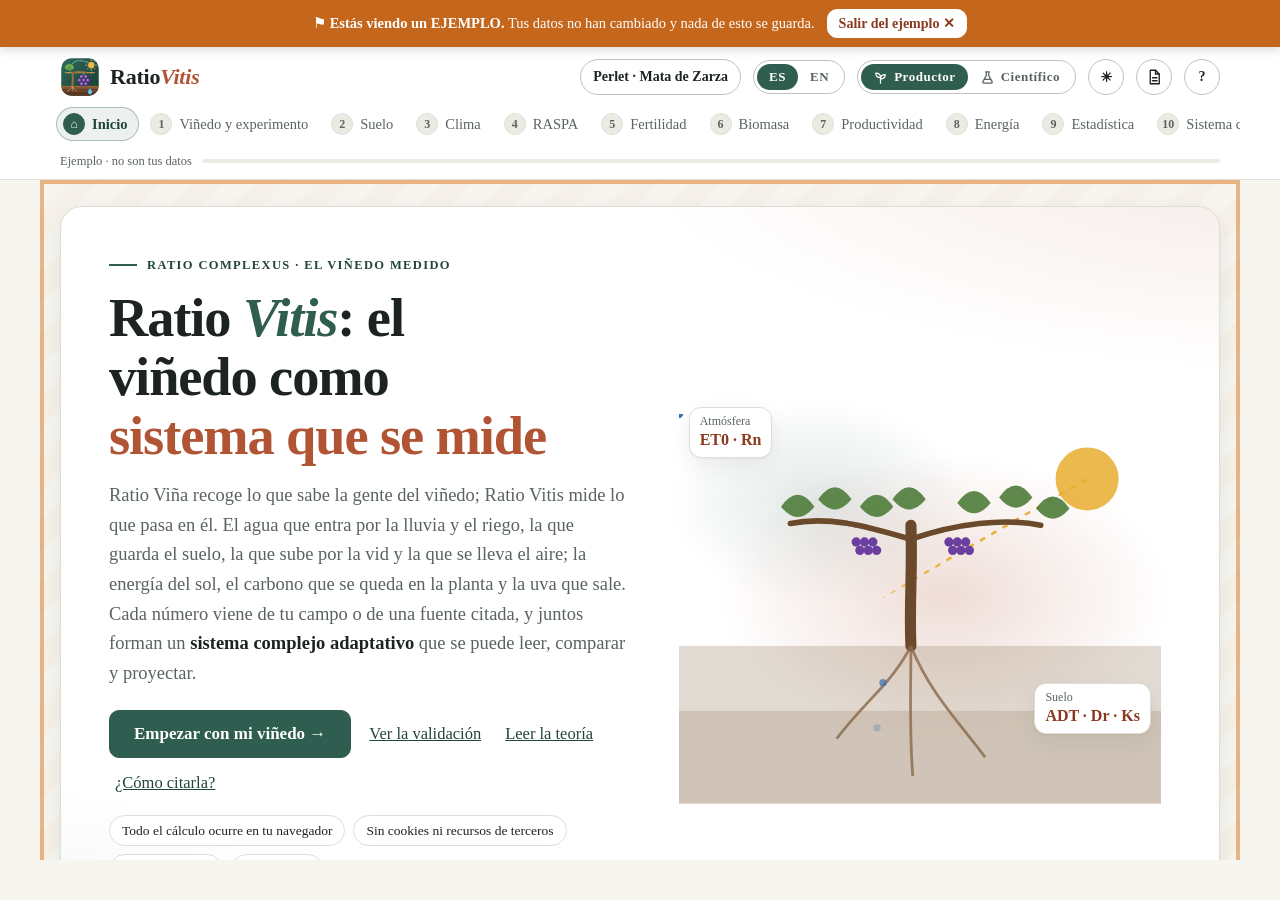
<file: instructivo/fuente/captura.html>
<!doctype html>
<html lang="es">
<head>
<meta charset="utf-8">
<title>captura</title>
<!-- Auxiliar para las capturas de los instructivos de Ratio Vitis.
     Abre la app en un iframe (mismo origen), prepara el estado, se desplaza a una sección
     y dibuja marcas numeradas sobre los elementos indicados. Lo usa capturar.py con Edge sin interfaz.
     Parámetros: b (bloque) · v (prod|cien) · l (es|en) · h (alto) · w (ancho) · sel (selector al que desplazarse)
                 off (margen superior) · m (selectores de marcas separados por «|») · prep (preparaciones separadas por «,») · js (código extra) -->
<style>
html,body{margin:0;padding:0;background:#f6f5f0;overflow:hidden}
#app{border:0;display:block}
#capa{position:absolute;left:0;top:0;pointer-events:none}
.mk{position:absolute;border:3px solid #c0772b;border-radius:10px;box-shadow:0 0 0 3px rgba(255,255,255,.75)}
.mk b{position:absolute;left:-15px;top:-15px;width:28px;height:28px;border-radius:50%;background:#c0772b;color:#fff;font:700 15px/28px "Segoe UI",Arial,sans-serif;text-align:center;box-shadow:0 0 0 3px #fff}
</style>
</head>
<body>
<iframe id="app"></iframe>
<div id="capa"></div>
<script>
const P = new URLSearchParams(location.search);
const W = +(P.get('w') || 1280), H = +(P.get('h') || 860);
const app = document.getElementById('app'), capa = document.getElementById('capa');
app.width = W; app.height = H; capa.style.width = W + 'px'; capa.style.height = H + 'px';
try { localStorage.clear(); localStorage.setItem('vitis_lang', P.get('l') || 'es'); localStorage.setItem('vitis_modo', P.get('v') || 'prod'); localStorage.setItem('vitis_tema', 'light'); } catch (e) {}
const espera = ms => new Promise(r => setTimeout(r, ms));
const PREP = {   // código que corre dentro de la app después del caso base (modo ejemplo de Mata de Zarza)
  vacio: "",
  quieto: "window.__m3dQuieto=true;",
  oscuro: "window.__oscuro=true;",
  ayuda: "window.__dialogo='ayuda';",
  cien: "",
  parcial: "S.vina.tipo='mesa'; S.vina.variedad='Perlet'; S.edo='30'; S.mun='134'; S.loc='0018';"
};
app.addEventListener('load', async () => {
  const w = app.contentWindow, d = app.contentDocument;
  // «@3.2» = la tarjeta cuyo título empieza con «3.2»; cualquier otro texto es un selector CSS
  const q = s => { if (!s.startsWith('@')) return d.querySelector(s); const t = s.slice(1); const h = [...d.querySelectorAll('main h2, main h3')].find(x => x.textContent.trim().startsWith(t)); return h ? (h.closest('.card') || h) : null; };
  const st = d.createElement('style');
  st.textContent = '*,*::before,*::after{animation:none!important;transition:none!important;caret-color:transparent}.aparece,main>*{opacity:1!important;transform:none!important}.dibuja,.clado .rama,.prosp-g .linea-p{stroke-dashoffset:0!important}.toast{display:none!important}';
  d.head.appendChild(st); d.documentElement.style.scrollBehavior = 'auto';
  await espera(400);
  // Caso resuelto: el caso publicado de Mata de Zarza (Mojica-Zárate et al., 2026) en modo ejemplo, con las sugerencias aceptadas.
  // Con «vacio» la captura muestra la app como la ve una persona nueva.
  const preps = (P.get('prep') || '').split(',').filter(Boolean), vacio = preps.includes('vacio');
  const base = vacio ? '' : "const _b=S.bloque; entrarEjemplo(); S.bloque=_b;";
  const codigo = base + ';' + preps.map(k => PREP[k] || '').join(';') + ';' + (P.get('js') || '');
  try { w.eval(codigo + ';render();'); } catch (e) { document.title = 'error: ' + e.message; }
  if (w.__oscuro) w.aplicarTema('dark'); else w.aplicarTema('light');
  await espera(300);
  (w.__abrir || []).forEach(s => { const x = d.querySelector(s); if (x) x.open = true; });
    await espera(300);
  const sel = P.get('sel'), off = +(P.get('off') || 132);
  const ir = () => { if (sel) { const el = q(sel); if (el) w.scrollTo({ top: Math.max(0, el.getBoundingClientRect().top + w.scrollY - off), left: 0, behavior: 'instant' }); } else w.scrollTo({ top: 0, left: 0, behavior: 'instant' }); d.querySelectorAll('.bar,main,.steps-nav').forEach(x => { if (x.scrollLeft && !x.matches('.steps-nav')) x.scrollLeft = 0; }); };
  ir(); await espera(250); ir();
  if (w.__dialogo === 'ayuda') { const qq = d.querySelector(P.get('q') || '.qh'); if (qq) qq.click(); await espera(300); }
  await espera(300);
  capa.innerHTML = '';
  (P.get('m') || '').split('|').filter(Boolean).forEach((s, i) => {
    const el = q(s); if (!el) return;
    const r = el.getBoundingClientRect(), pad = 5;
    const mk = document.createElement('div'); mk.className = 'mk';
    mk.style.left = (r.left - pad) + 'px'; mk.style.top = (r.top - pad) + 'px'; mk.style.width = (r.width + 2 * pad) + 'px'; mk.style.height = (r.height + 2 * pad) + 'px';
    mk.innerHTML = `<b>${i + 1}</b>`; if (r.top - pad < 18) { const b = mk.querySelector('b'); b.style.top = 'auto'; b.style.bottom = '-15px'; } if (r.left - pad < 18) { mk.querySelector('b').style.left = '-4px'; } capa.appendChild(mk);
  });
  document.title = 'listo';
});
app.src = '../../index.html?v=' + Date.now() + '#' + (P.get('b') || 'inicio') + '/' + (P.get('v') || 'prod') + '/' + (P.get('l') || 'es');
</script>
</body>
</html>
</file>
